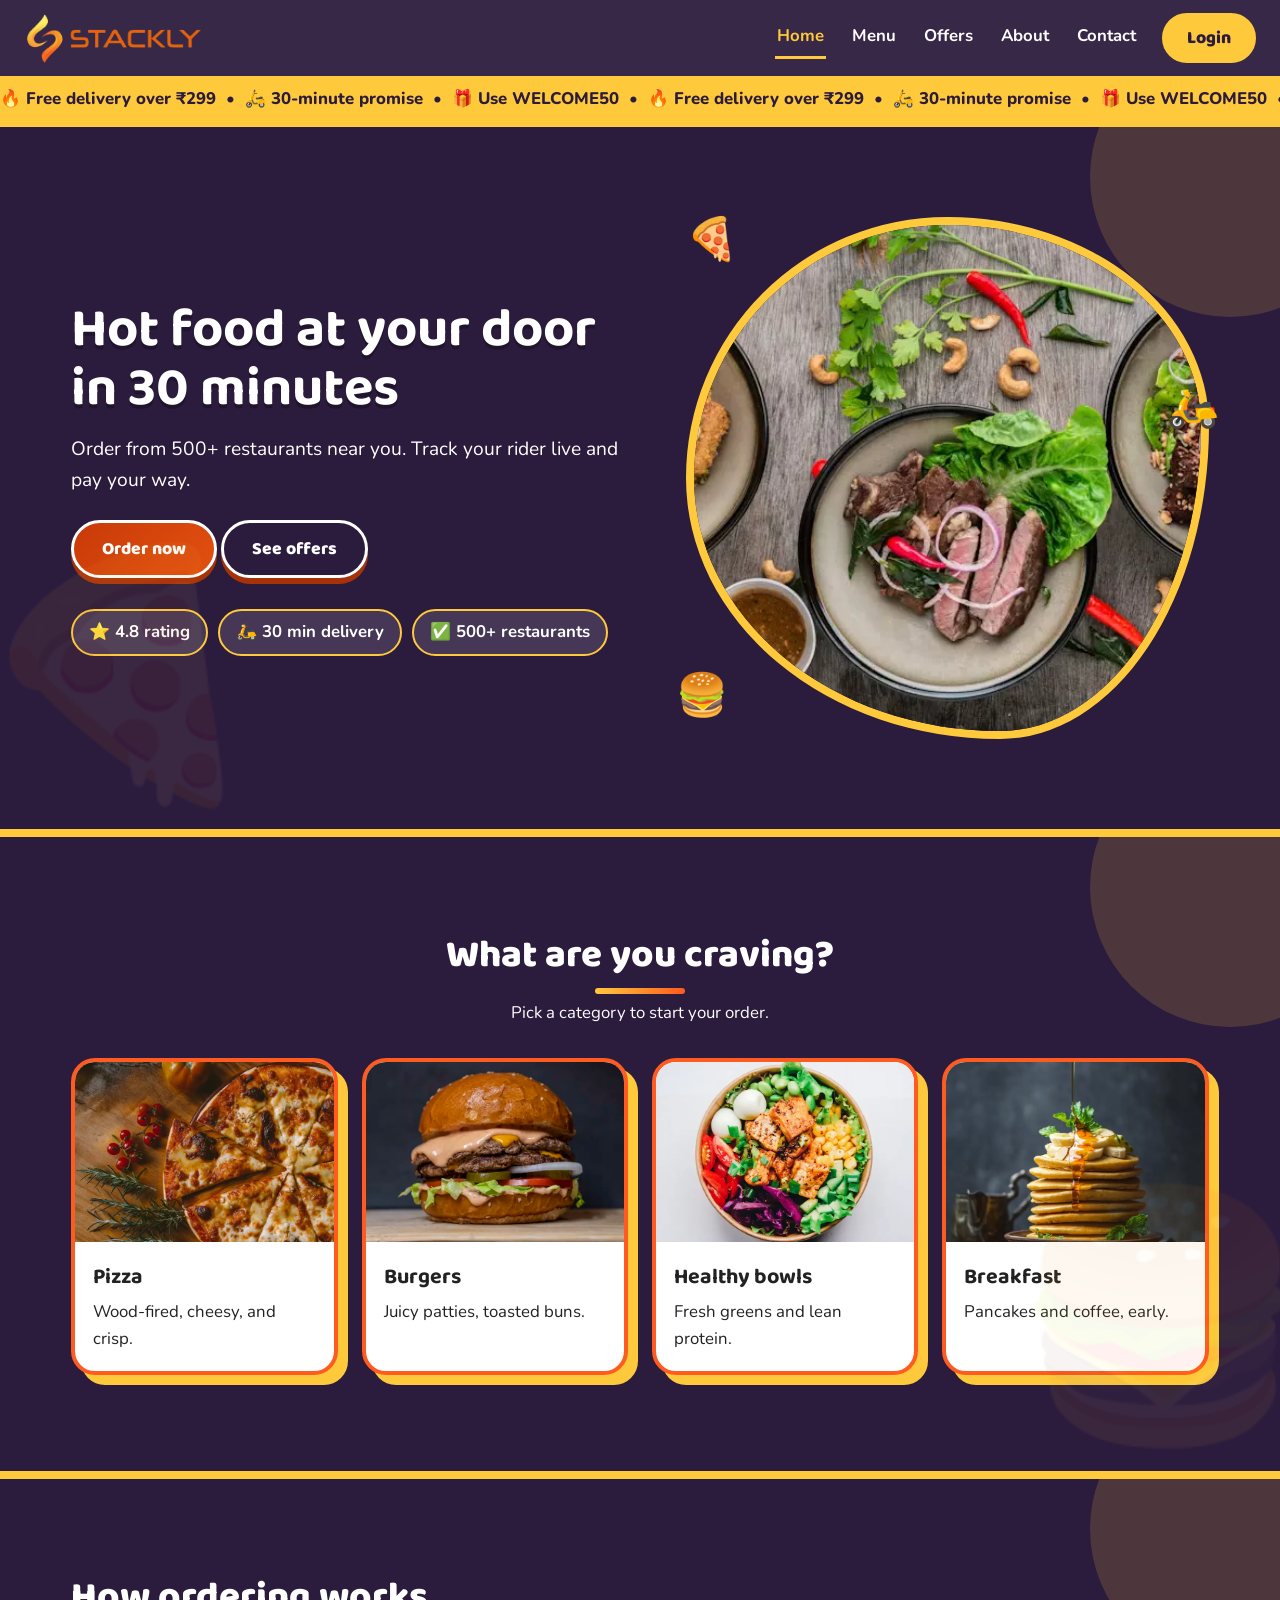
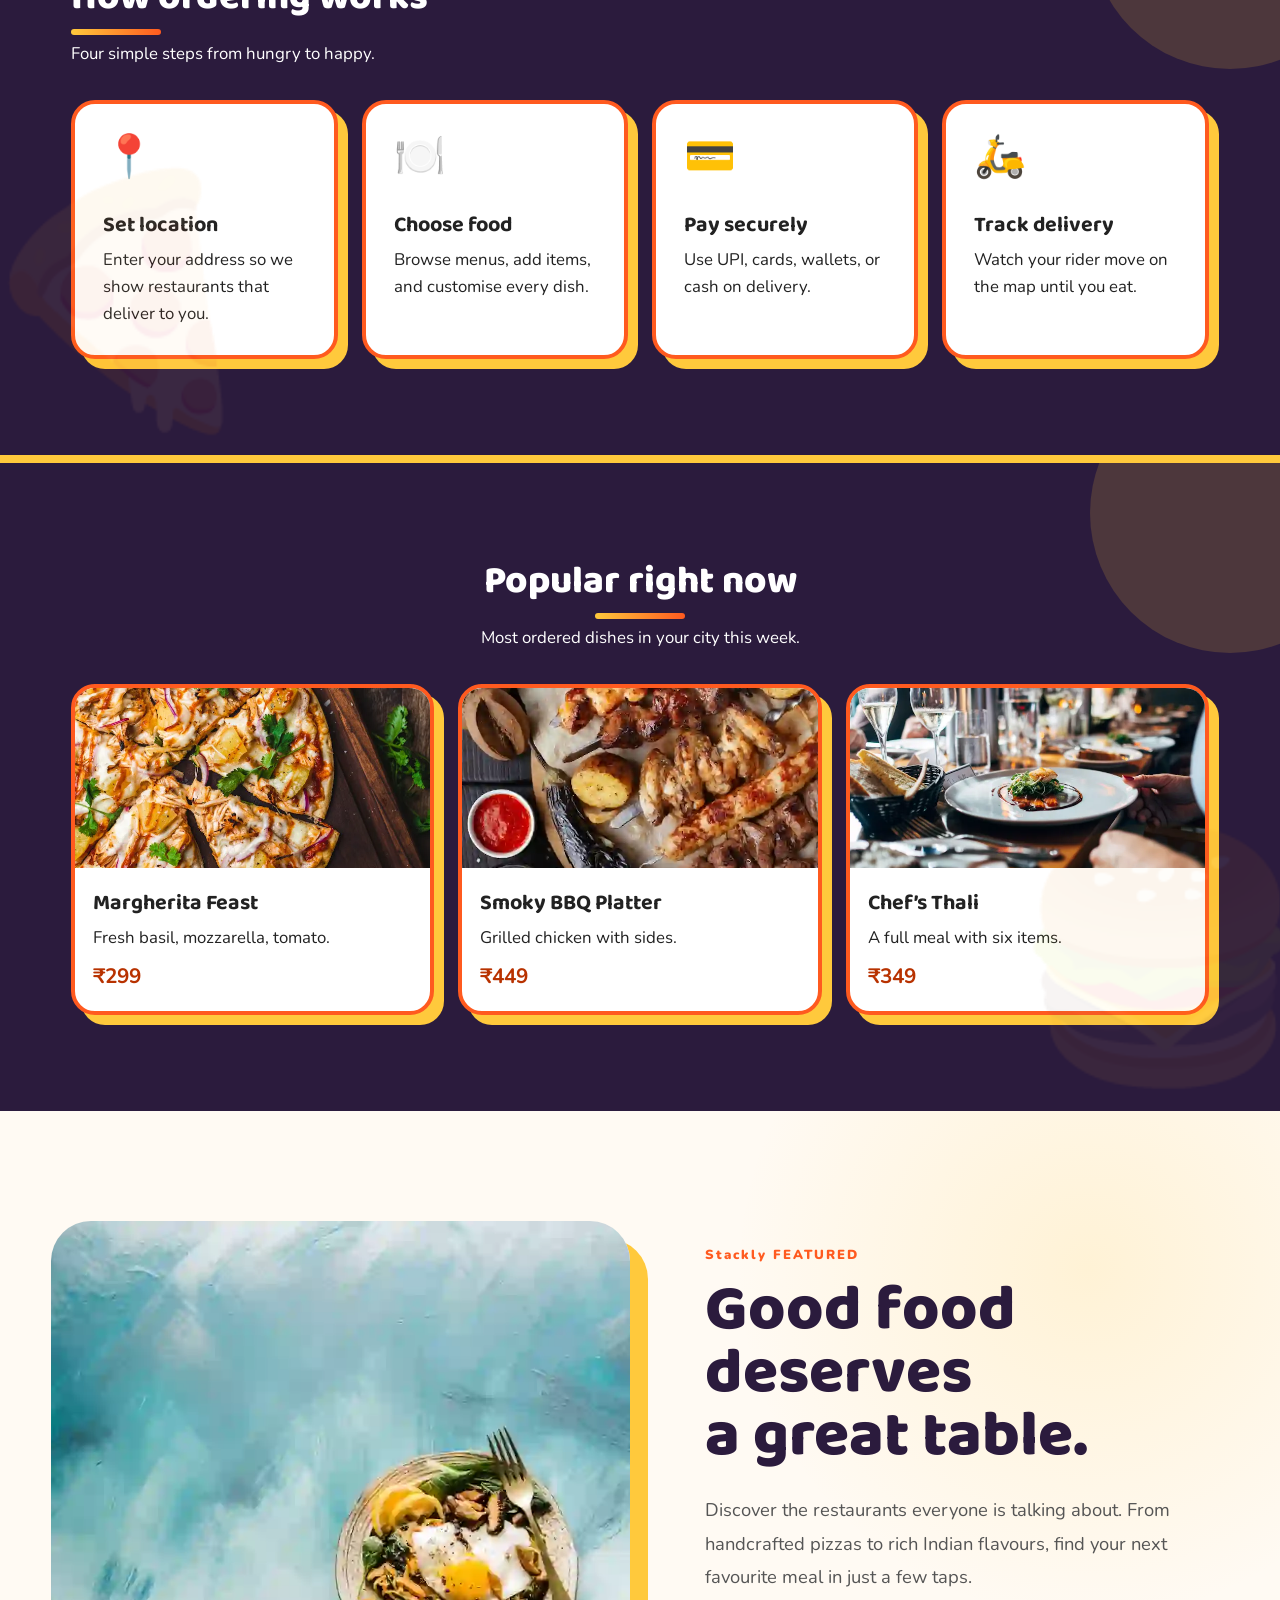
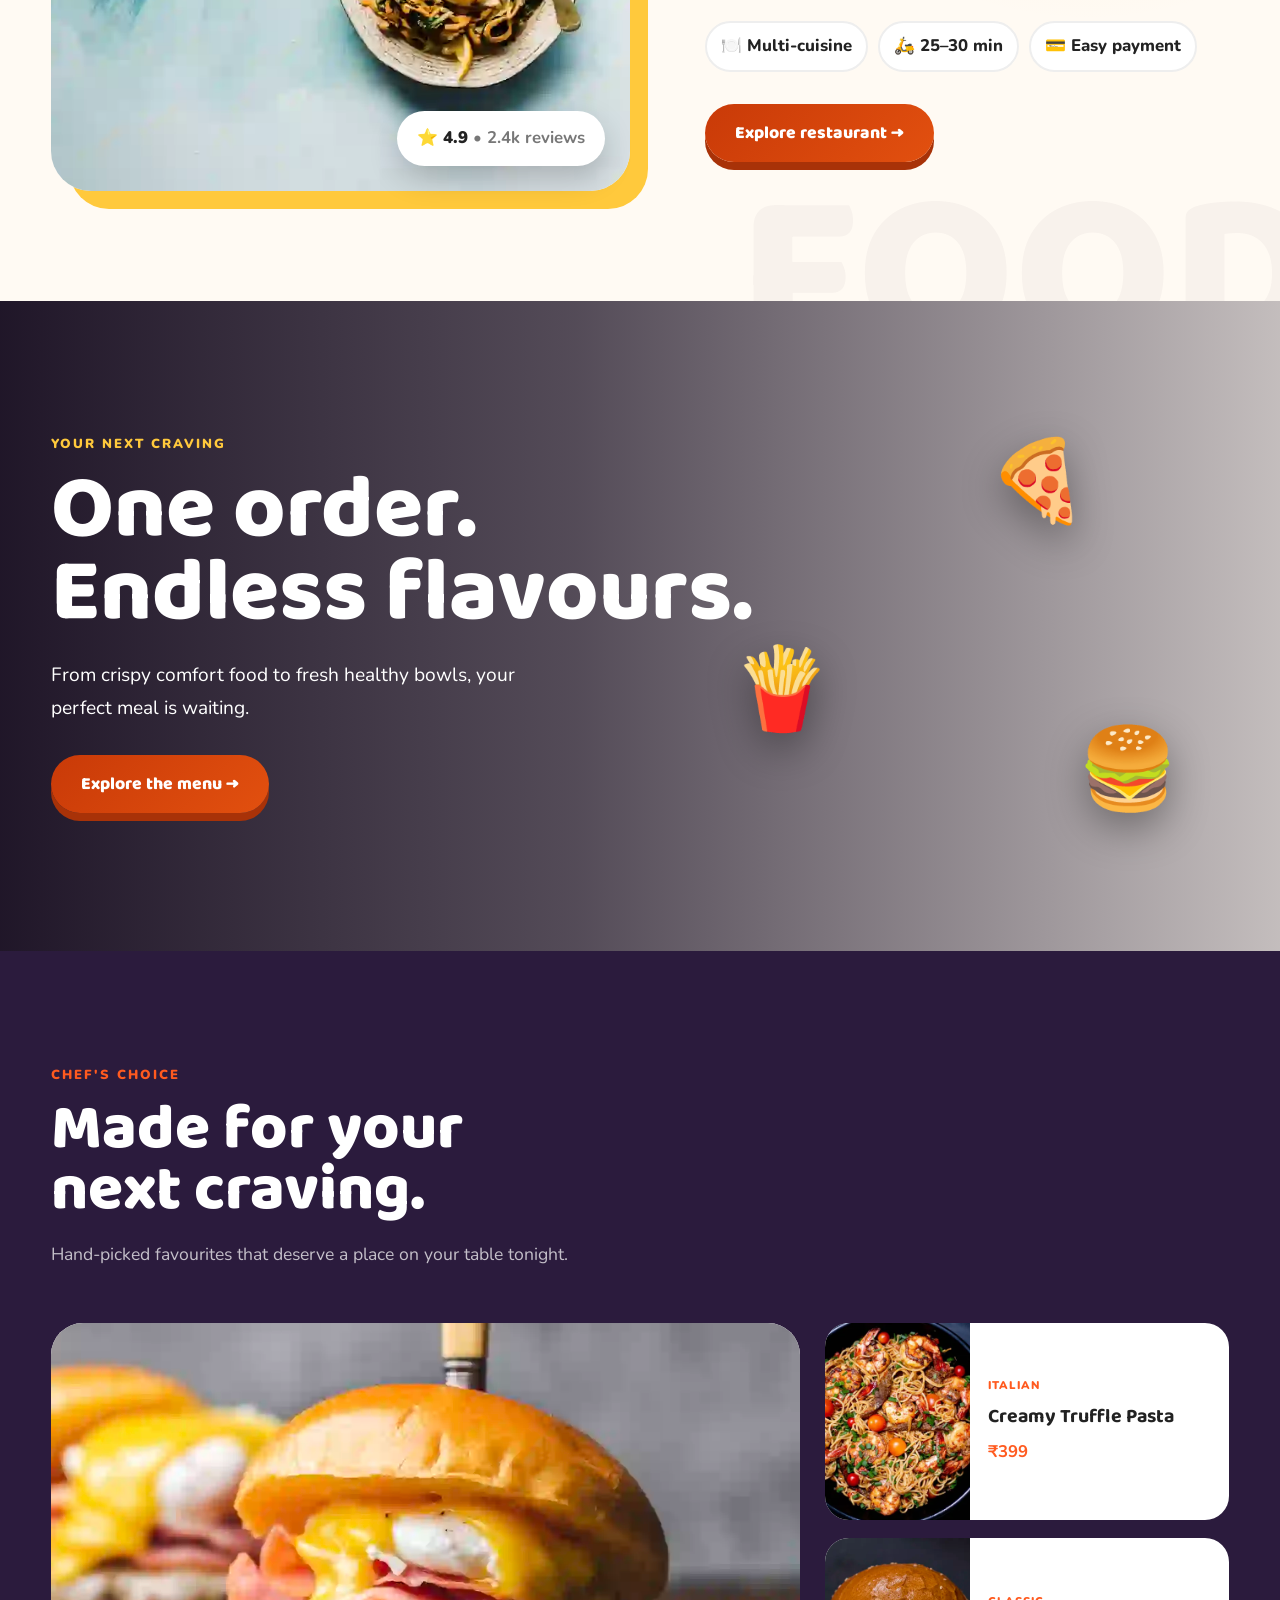
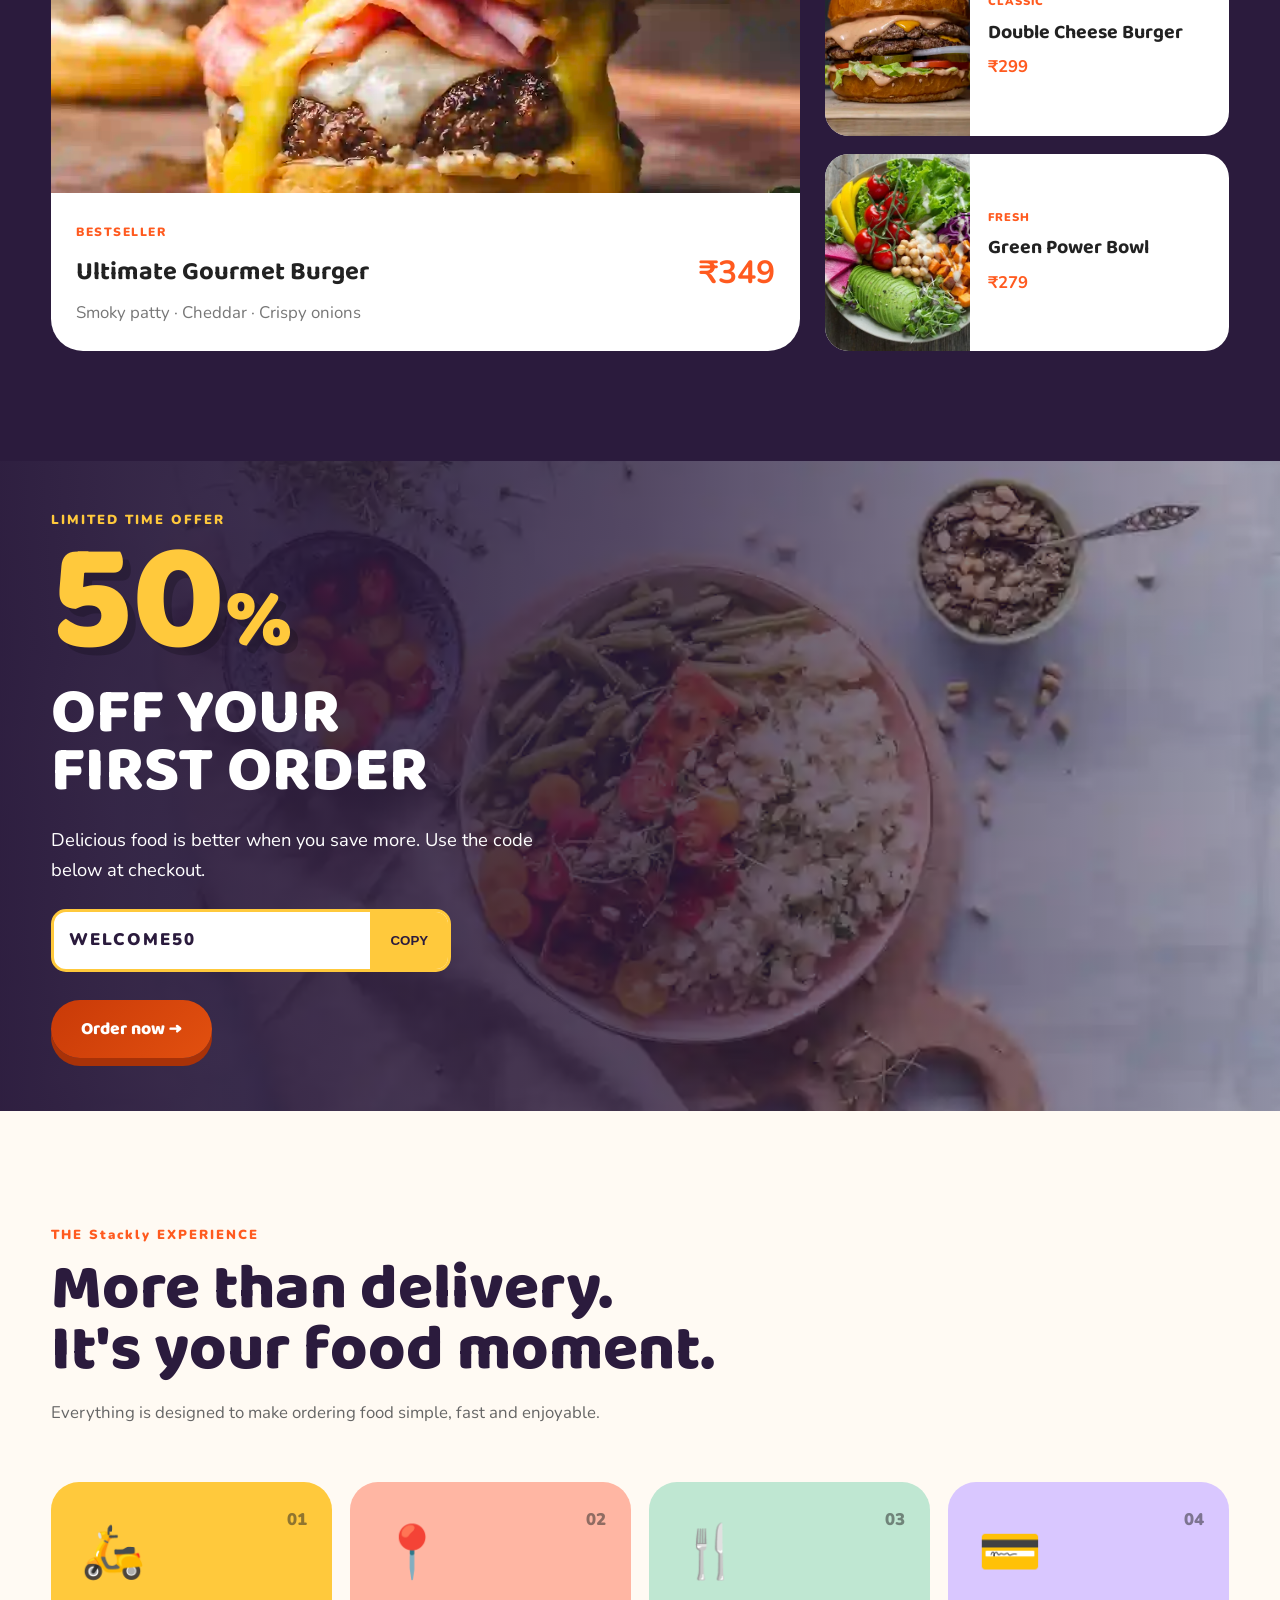
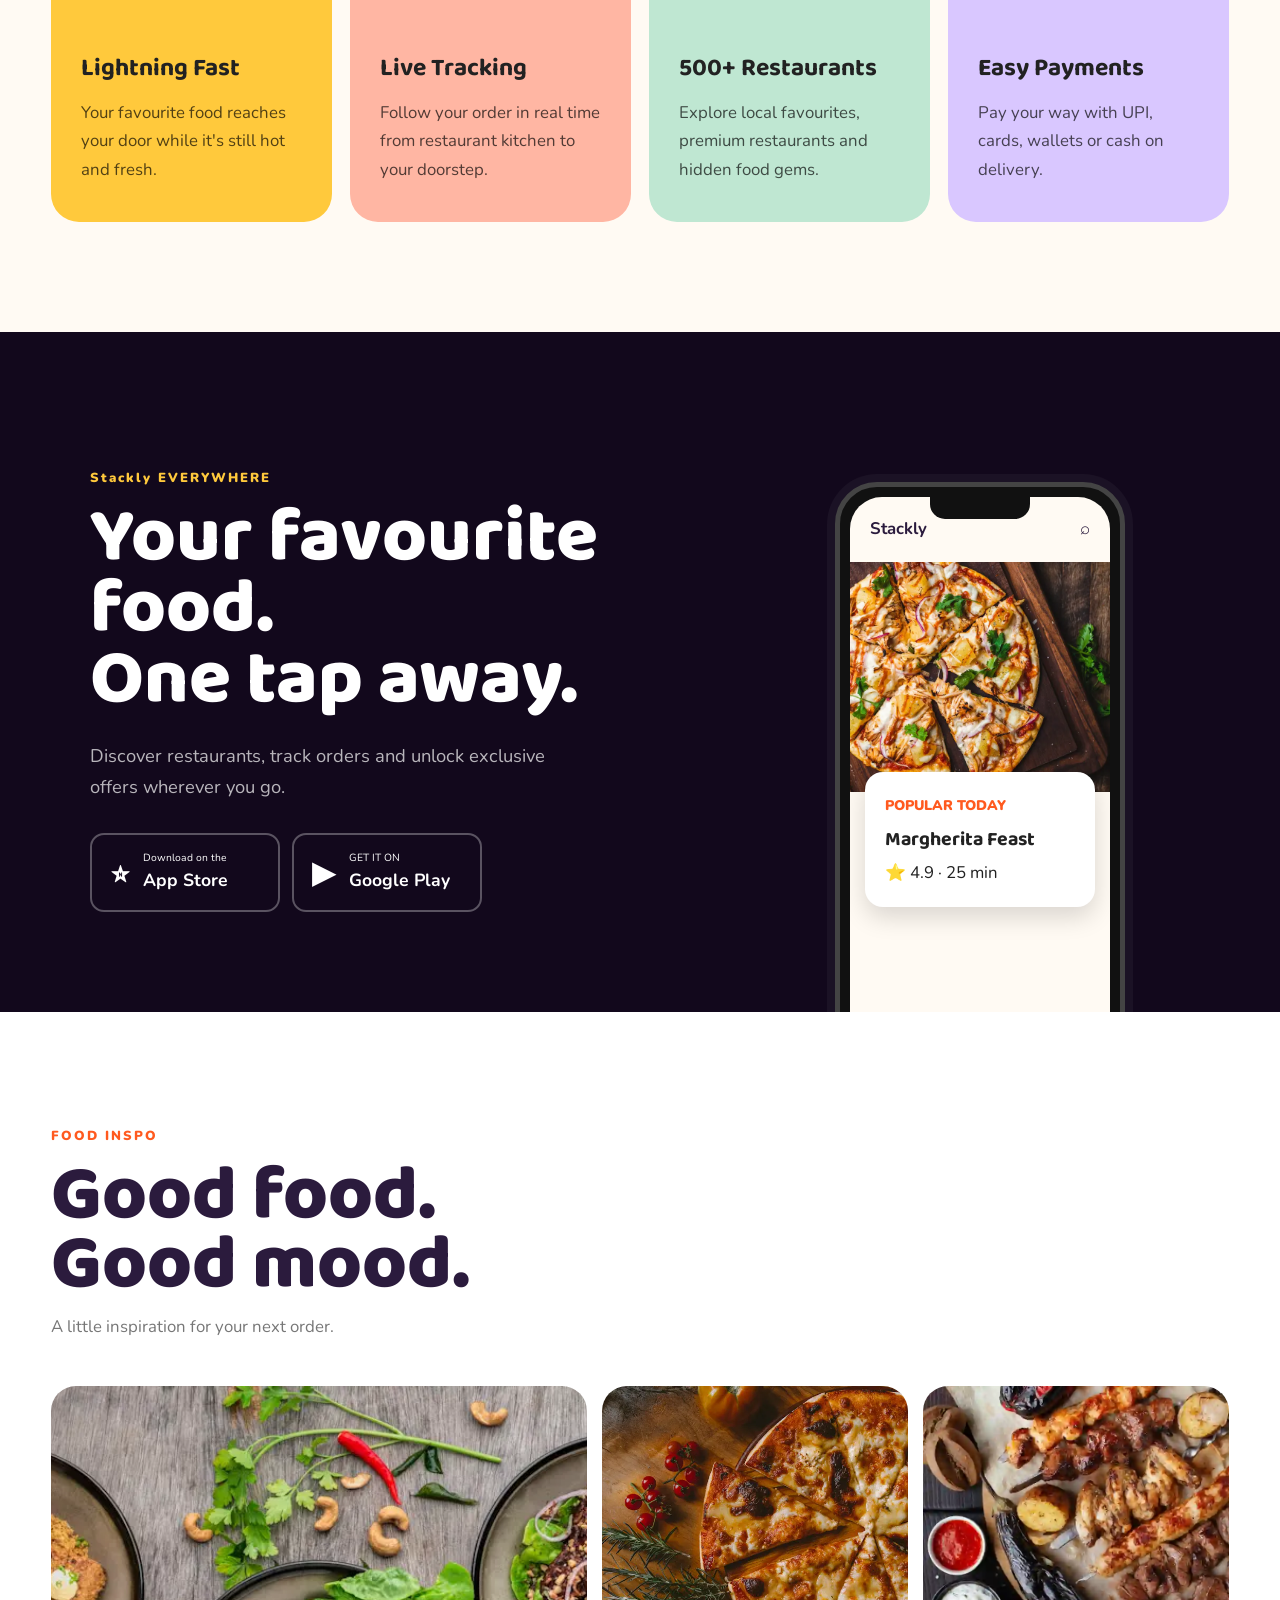
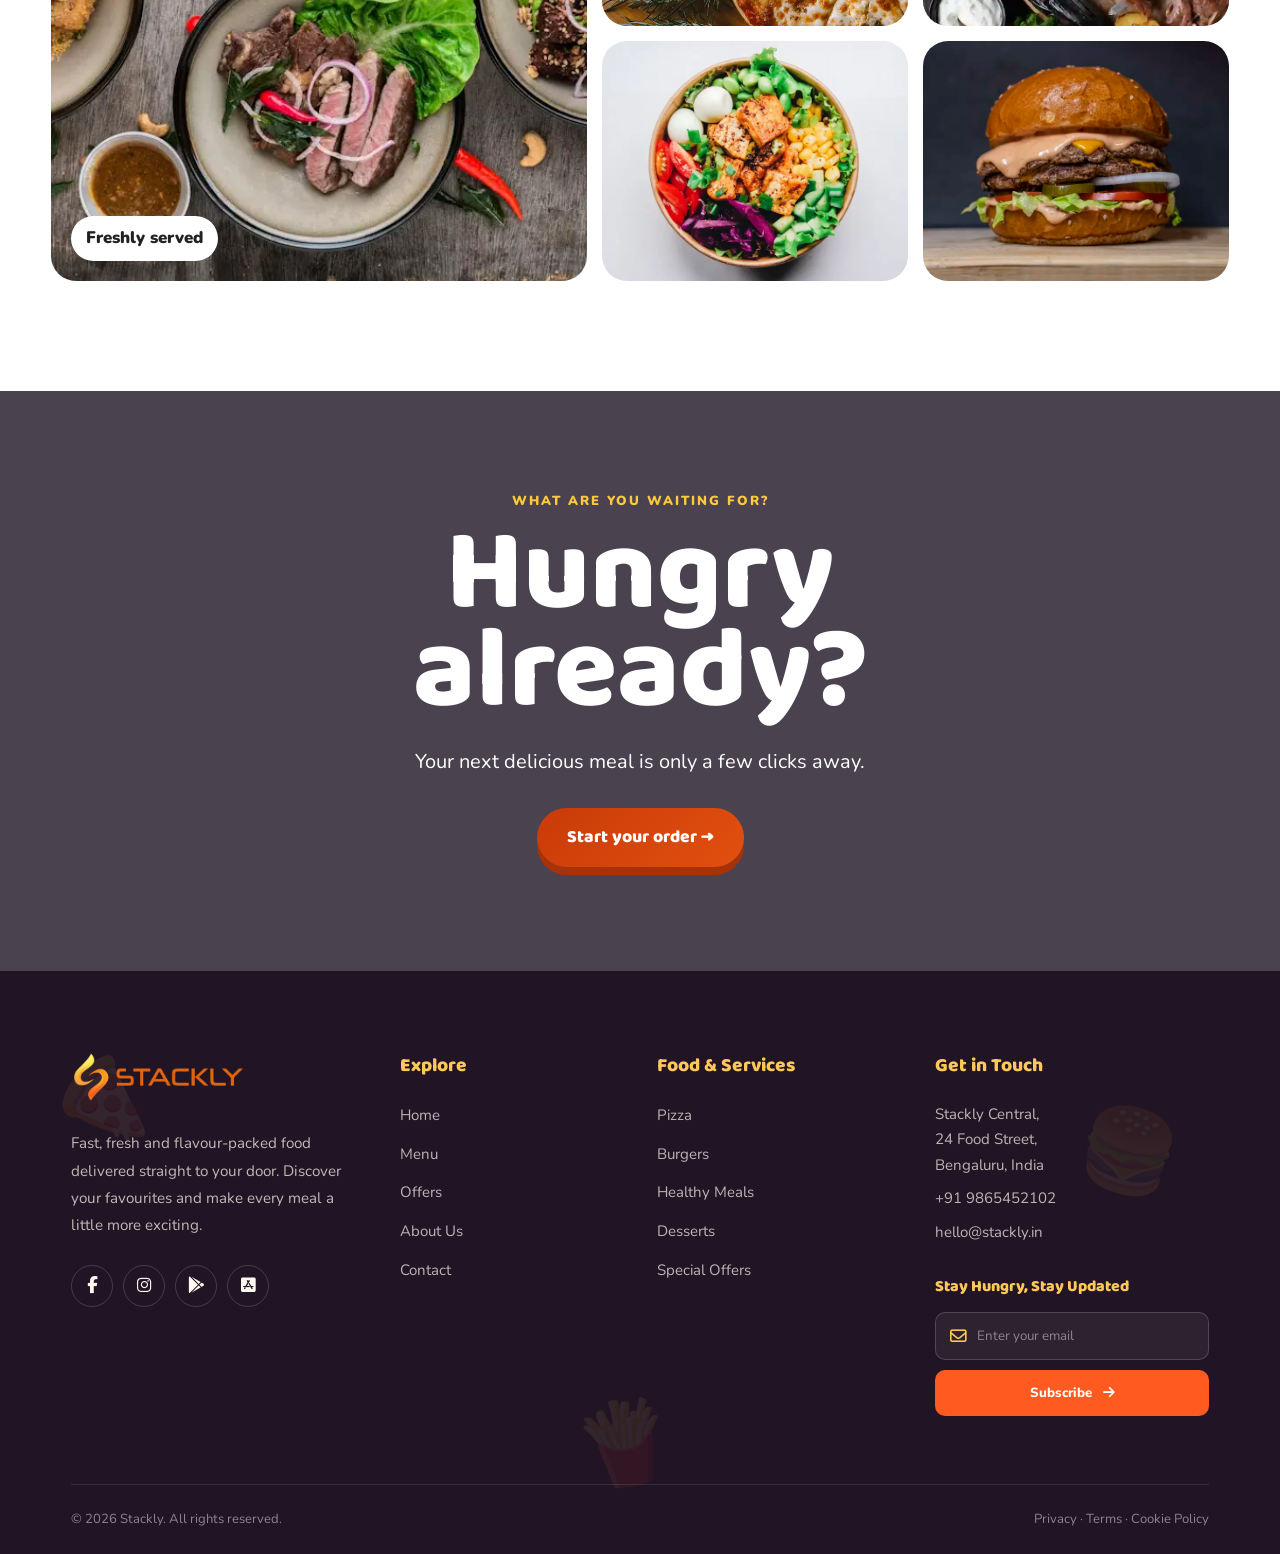
<file: index.html>
<!doctype html>
<html lang="en">
  <head>
    <meta charset="UTF-8" />
    <meta name="viewport" content="width=device-width,initial-scale=1" />
    <title>Stackly | Home</title>
    <link rel="preconnect" href="https://fonts.googleapis.com" />
    <link
      href="https://fonts.googleapis.com/css2?family=Baloo+2:wght@600;800&family=Nunito:wght@400;700&display=swap"
      rel="stylesheet"
    />
    <link rel="stylesheet" href="https://cdnjs.cloudflare.com/ajax/libs/font-awesome/6.5.2/css/all.min.css">
    <link rel="stylesheet" href="css/common.css" />
    <link rel="stylesheet" href="css/index.css" />
  </head>
  <body class="pg-index">
    <header class="hd">
      <a class="logo" href="index.html">
        <img src="images/logo.webp" alt="Stackly">
      </a>
      <button class="burger" aria-label="Menu"><i></i><i></i><i></i></button>
      <nav class="nav">
        <ul>
          <li><a href="index.html" class="cur">Home</a></li>
          <li><a href="menu.html">Menu</a></li>
          <li><a href="offers.html">Offers</a></li>
          <li><a href="about.html">About</a></li>
          <li><a href="contact.html">Contact</a></li>
          <li><button class="btn lg" id="loginBtn">Login</button></li>
        </ul>
      </nav>
    </header>
    <div class="marq">
      <div>
        🔥 Free delivery over ₹299 &nbsp;•&nbsp; 🛵 30-minute promise
        &nbsp;•&nbsp; 🎁 Use WELCOME50 &nbsp;•&nbsp; 🔥 Free delivery over ₹299
        &nbsp;•&nbsp; 🛵 30-minute promise &nbsp;•&nbsp; 🎁 Use WELCOME50
        &nbsp;•&nbsp;
      </div>
    </div>
    <main>
      <section class="s s1 hero">
        <div class="wrap hg">
          <div>
            <h1 class="reveal">Hot food at your door in 30 minutes</h1>
            <p class="reveal">
              Order from 500+ restaurants near you. Track your rider live and
              pay your way.
            </p>
            <a class="btn" href="error.html">Order now</a>
            <a class="btn ghost" href="error.html">See offers</a>
            <div class="chips">
              <span>⭐ 4.8 rating</span><span>🛵 30 min delivery</span
              ><span>✅ 500+ restaurants</span>
            </div>
          </div>
          <div class="himg">
            <img
              src="images/food1.webp"
              alt="hero food"
            /><span class="fl f1">🍕</span><span class="fl f2">🍔</span
            ><span class="fl f3">🛵</span>
          </div>
        </div>
      </section>
      <section class="s s2">
        <div class="wrap">
          <h2 class="reveal">What are you craving?</h2>
          <p class="sub reveal">Pick a category to start your order.</p>
          <div class="grid">
            <article class="card reveal">
              <img
                src="images/food2.webp"
                alt="Pizza"
                loading="lazy"
              />
              <div class="cb">
                <h3>Pizza</h3>
                <p>Wood-fired, cheesy, and crisp.</p>
              </div>
            </article>
            <article class="card reveal">
              <img
                src="images/food3.webp"
                alt="Burgers"
                loading="lazy"
              />
              <div class="cb">
                <h3>Burgers</h3>
                <p>Juicy patties, toasted buns.</p>
              </div>
            </article>
            <article class="card reveal">
              <img
                src="images/food4.webp"
                alt="Healthy bowls"
                loading="lazy"
              />
              <div class="cb">
                <h3>Healthy bowls</h3>
                <p>Fresh greens and lean protein.</p>
              </div>
            </article>
            <article class="card reveal">
              <img
                src="images/food5.webp"
                alt="Breakfast"
                loading="lazy"
              />
              <div class="cb">
                <h3>Breakfast</h3>
                <p>Pancakes and coffee, early.</p>
              </div>
            </article>
          </div>
        </div>
      </section>
      <section class="s s3">
        <div class="wrap">
          <h2 class="reveal">How ordering works</h2>
          <p class="sub reveal">Four simple steps from hungry to happy.</p>
          <div class="grid">
            <article class="card tc reveal">
              <div class="ic">📍</div>
              <div class="cb">
                <h3>Set location</h3>
                <p>
                  Enter your address so we show restaurants that deliver to you.
                </p>
              </div>
            </article>
            <article class="card tc reveal">
              <div class="ic">🍽️</div>
              <div class="cb">
                <h3>Choose food</h3>
                <p>Browse menus, add items, and customise every dish.</p>
              </div>
            </article>
            <article class="card tc reveal">
              <div class="ic">💳</div>
              <div class="cb">
                <h3>Pay securely</h3>
                <p>Use UPI, cards, wallets, or cash on delivery.</p>
              </div>
            </article>
            <article class="card tc reveal">
              <div class="ic">🛵</div>
              <div class="cb">
                <h3>Track delivery</h3>
                <p>Watch your rider move on the map until you eat.</p>
              </div>
            </article>
          </div>
        </div>
      </section>
      <section class="s s4">
        <div class="wrap">
          <h2 class="reveal">Popular right now</h2>
          <p class="sub reveal">Most ordered dishes in your city this week.</p>
          <div class="grid">
            <article class="card reveal">
              <img
                src="images/food6.webp"
                alt="Margherita Feast"
                loading="lazy"
              />
              <div class="cb">
                <h3>Margherita Feast</h3>
                <p>Fresh basil, mozzarella, tomato.</p>
                <b class="pr">₹299</b>
              </div>
            </article>
            <article class="card reveal">
              <img
                src="images/food7.webp"
                alt="Smoky BBQ Platter"
                loading="lazy"
              />
              <div class="cb">
                <h3>Smoky BBQ Platter</h3>
                <p>Grilled chicken with sides.</p>
                <b class="pr">₹449</b>
              </div>
            </article>
            <article class="card reveal">
              <img
                src="images/food8.webp"
                alt="Chef’s Thali"
                loading="lazy"
              />
              <div class="cb">
                <h3>Chef’s Thali</h3>
                <p>A full meal with six items.</p>
                <b class="pr">₹349</b>
              </div>
            </article>
          </div>
        </div>
      </section>
      <!-- <section class="s s5">
        <div class="wrap">
          <h2 class="reveal">Numbers we are proud of</h2>
          <p class="sub reveal">Growing every day because of you.</p>
          <div class="stats">
            <div><b data-n="50000">0</b><span>Happy customers</span></div>
            <div><b data-n="500">0</b><span>Partner restaurants</span></div>
            <div><b data-n="1200">0</b><span>Riders on the road</span></div>
            <div><b data-n="28">0</b><span>Average minutes</span></div>
          </div>
        </div>
      </section>
      <section class="s s6">
        <div class="wrap">
          <h2 class="reveal">What customers say</h2>
          <p class="sub reveal">Real words from real orders.</p>
          <div class="grid">
            <article class="card tc reveal">
              <div class="ic">⭐⭐⭐⭐⭐</div>
              <div class="cb">
                <h3>Priya, Coimbatore</h3>
                <p>Arrived hot and early. The tracking was spot on.</p>
              </div>
            </article>
            <article class="card tc reveal">
              <div class="ic">⭐⭐⭐⭐⭐</div>
              <div class="cb">
                <h3>Arun, Chennai</h3>
                <p>Best offers and a huge choice of restaurants.</p>
              </div>
            </article>
            <article class="card tc reveal">
              <div class="ic">⭐⭐⭐⭐</div>
              <div class="cb">
                <h3>Meena, Madurai</h3>
                <p>Easy to use, and support answered in minutes.</p>
              </div>
            </article>
          </div>
        </div>
      </section> -->

<!-- =========================================================
     PREMIUM SECTION 7 — FEATURED RESTAURANT
========================================================= -->
<section class="premium-feature">
  <div class="premium-wrap">
    <div class="feature-image reveal">
      <img
        src="images/food9.webp"
        alt="Premium restaurant food"
      />

      <div class="feature-rating">
        ⭐ 4.9 <span>• 2.4k reviews</span>
      </div>
    </div>

    <div class="feature-content reveal">
      <span class="eyebrow">Stackly FEATURED</span>

      <h2>Good food deserves<br />a great table.</h2>

      <p>
        Discover the restaurants everyone is talking about. From
        handcrafted pizzas to rich Indian flavours, find your next
        favourite meal in just a few taps.
      </p>

      <div class="feature-info">
        <span>🍽️ Multi-cuisine</span>
        <span>🛵 25–30 min</span>
        <span>💳 Easy payment</span>
      </div>

      <a href="error.html" class="btn premium-btn">
        Explore restaurant →
      </a>
    </div>
  </div>
</section>


<!-- =========================================================
     PREMIUM SECTION 8 — CRAVING BANNER
========================================================= -->
<section class="craving-section">
  <div class="craving-overlay"></div>

  <div class="craving-content reveal">
    <span class="eyebrow light">YOUR NEXT CRAVING</span>

    <h2>One order.<br />Endless flavours.</h2>

    <p>
      From crispy comfort food to fresh healthy bowls,
      your perfect meal is waiting.
    </p>

    <a href="error.html" class="btn premium-btn">
      Explore the menu →
    </a>
  </div>

  <div class="floating-food food-a">🍕</div>
  <div class="floating-food food-b">🍔</div>
  <div class="floating-food food-c">🍟</div>
</section>


<!-- =========================================================
     PREMIUM SECTION 9 — CHEF'S CHOICE
========================================================= -->
<section class="chef-section">
  <div class="premium-wrap">

    <div class="chef-heading reveal">
      <span class="eyebrow">CHEF'S CHOICE</span>

      <h2>Made for your<br />next craving.</h2>

      <p>
        Hand-picked favourites that deserve a place
        on your table tonight.
      </p>
    </div>

    <div class="chef-layout">

      <article class="chef-main reveal">
        <div class="chef-image">
          <img
            src="images/food10.webp"
            alt="Gourmet burger"
          />
        </div>

        <div class="chef-details">
          <div>
            <span class="dish-tag">BESTSELLER</span>
            <h3>Ultimate Gourmet Burger</h3>
            <p>Smoky patty · Cheddar · Crispy onions</p>
          </div>

          <strong>₹349</strong>
        </div>
      </article>


      <div class="chef-side">

        <article class="mini-dish reveal">
          <img
            src="images/food11.webp"
            alt="Pasta"
          />

          <div>
            <span>ITALIAN</span>
            <h3>Creamy Truffle Pasta</h3>
            <strong>₹399</strong>
          </div>
        </article>


        <article class="mini-dish reveal">
          <img
            src="images/food3.webp"
            alt="Burger"
          />

          <div>
            <span>CLASSIC</span>
            <h3>Double Cheese Burger</h3>
            <strong>₹299</strong>
          </div>
        </article>


        <article class="mini-dish reveal">
          <img
            src="images/food13.webp"
            alt="Healthy bowl"
          />

          <div>
            <span>FRESH</span>
            <h3>Green Power Bowl</h3>
            <strong>₹279</strong>
          </div>
        </article>

      </div>
    </div>
  </div>
</section>


<!-- =========================================================
     PREMIUM SECTION 10 — SPECIAL OFFER
========================================================= -->
<section class="offer-banner">

  <div class="offer-bg"></div>

  <div class="offer-content reveal">

    <span class="eyebrow light">LIMITED TIME OFFER</span>

    <div class="offer-number">
      50<span>%</span>
    </div>

    <h2>OFF YOUR<br />FIRST ORDER</h2>

    <p>
      Delicious food is better when you save more.
      Use the code below at checkout.
    </p>

    <div class="promo-code">
      <span>WELCOME50</span>
      <button onclick="navigator.clipboard.writeText('WELCOME50')">
        COPY
      </button>
    </div>

    <a href="error.html" class="btn premium-btn">
      Order now →
    </a>

  </div>

</section>


<!-- =========================================================
     PREMIUM SECTION 11 — Stackly EXPERIENCE
========================================================= -->
<section class="experience-section">
  <div class="premium-wrap">

    <div class="experience-heading reveal">
      <span class="eyebrow">THE Stackly EXPERIENCE</span>

      <h2>More than delivery.<br />It's your food moment.</h2>

      <p>
        Everything is designed to make ordering food
        simple, fast and enjoyable.
      </p>
    </div>


    <div class="experience-grid">

      <article class="experience-card exp-one reveal">
        <div class="experience-icon">🛵</div>

        <span>01</span>

        <h3>Lightning Fast</h3>

        <p>
          Your favourite food reaches your door
          while it's still hot and fresh.
        </p>
      </article>


      <article class="experience-card exp-two reveal">
        <div class="experience-icon">📍</div>

        <span>02</span>

        <h3>Live Tracking</h3>

        <p>
          Follow your order in real time from
          restaurant kitchen to your doorstep.
        </p>
      </article>


      <article class="experience-card exp-three reveal">
        <div class="experience-icon">🍴</div>

        <span>03</span>

        <h3>500+ Restaurants</h3>

        <p>
          Explore local favourites, premium restaurants
          and hidden food gems.
        </p>
      </article>


      <article class="experience-card exp-four reveal">
        <div class="experience-icon">💳</div>

        <span>04</span>

        <h3>Easy Payments</h3>

        <p>
          Pay your way with UPI, cards, wallets
          or cash on delivery.
        </p>
      </article>

    </div>
  </div>
</section>


<!-- =========================================================
     PREMIUM SECTION 12 — APP PROMOTION
========================================================= -->
<section class="app-section">

  <div class="app-wrap">

    <div class="app-content reveal">

      <span class="eyebrow light">Stackly EVERYWHERE</span>

      <h2>Your favourite food.<br />One tap away.</h2>

      <p>
        Discover restaurants, track orders and unlock
        exclusive offers wherever you go.
      </p>

      <div class="app-buttons">

        <a href="#" class="app-btn">
          <span></span>
          <div>
            <small>Download on the</small>
            <b>App Store</b>
          </div>
        </a>

        <a href="#" class="app-btn">
          <span>▶</span>
          <div>
            <small>GET IT ON</small>
            <b>Google Play</b>
          </div>
        </a>

      </div>

    </div>


    <div class="phone-area reveal">

      <div class="phone">

        <div class="phone-top"></div>

        <div class="phone-screen">

          <div class="phone-header">
            <b>Stackly</b>
            <span>⌕</span>
          </div>

          <img
            src="images/food6.webp"
            alt="Food delivery app"
          />

          <div class="phone-card">
            <small>POPULAR TODAY</small>
            <h3>Margherita Feast</h3>
            <span>⭐ 4.9 · 25 min</span>
          </div>

        </div>

      </div>

    </div>

  </div>

</section>


<!-- =========================================================
     PREMIUM SECTION 13 — FOOD GALLERY
========================================================= -->
<section class="gallery-section">

  <div class="premium-wrap">

    <div class="gallery-heading reveal">
      <span class="eyebrow">FOOD INSPO</span>

      <h2>Good food.<br />Good mood.</h2>

      <p>
        A little inspiration for your next order.
      </p>
    </div>


    <div class="food-gallery">

      <div class="gallery-item gallery-large reveal">
        <img
          src="images/food1.webp"
          alt="Food table"
        />
        <span>Freshly served</span>
      </div>

      <div class="gallery-item reveal">
        <img
          src="images/food2.webp"
          alt="Pizza"
        />
      </div>

      <div class="gallery-item reveal">
        <img
          src="images/food7.webp"
          alt="BBQ"
        />
      </div>

      <div class="gallery-item reveal">
        <img
          src="images/food4.webp"
          alt="Healthy food"
        />
      </div>

      <div class="gallery-item reveal">
        <img
          src="images/food3.webp"
          alt="Burger"
        />
      </div>

    </div>

  </div>

</section>


<!-- =========================================================
     PREMIUM SECTION 14 — FINAL CTA
========================================================= -->
<section class="final-cta">

  <div class="final-overlay"></div>

  <div class="final-content reveal">

    <span class="eyebrow light">WHAT ARE YOU WAITING FOR?</span>

    <h2>Hungry already?</h2>

    <p>
      Your next delicious meal is only a few clicks away.
    </p>

    <a href="error.html" class="btn premium-btn">
      Start your order →
    </a>

  </div>

</section>


    </main>
<footer class="ftr">

  <!-- Decorative Food Elements -->
  <div class="food-decor">
    <span>🍕</span>
    <span>🍔</span>
    <span>🍟</span>
  </div>

  <div class="wrap">

    <div class="f-grid">

      <!-- BRAND COLUMN -->
      <div class="footer-brand">

        <a href="index.html" class="brand">
          <img src="images/logo.webp" alt="Stackly">
        </a>

        <p>
          Fast, fresh and flavour-packed food delivered
          straight to your door. Discover your favourites
          and make every meal a little more exciting.
        </p>

        <!-- SOCIAL -->
        <div class="soc">

          <a href="error.html" aria-label="Facebook">
            <i class="fa-brands fa-facebook-f"></i>
          </a>

          <a href="error.html" aria-label="Instagram">
            <i class="fa-brands fa-instagram"></i>
          </a>

          <a href="error.html" aria-label="Google Play">
            <i class="fa-brands fa-google-play"></i>
          </a>

          <a href="error.html" aria-label="App Store">
            <i class="fa-brands fa-app-store-ios"></i>
          </a>

        </div>

      </div>


      <!-- EXPLORE -->
      <div>

        <h4>Explore</h4>

        <ul>

          <li>
            <a href="index.html">Home</a>
          </li>

          <li>
            <a href="menu.html">Menu</a>
          </li>

          <li>
            <a href="offers.html">Offers</a>
          </li>

          <li>
            <a href="about.html">About Us</a>
          </li>

          <li>
            <a href="contact.html">Contact</a>
          </li>

        </ul>

      </div>


      <!-- FOOD & SERVICES -->
      <div>

        <h4>Food & Services</h4>

        <ul>

          <li>
            <a href="menu.html">Pizza</a>
          </li>

          <li>
            <a href="menu.html">Burgers</a>
          </li>

          <li>
            <a href="menu.html">Healthy Meals</a>
          </li>

          <li>
            <a href="menu.html">Desserts</a>
          </li>

          <li>
            <a href="offers.html">Special Offers</a>
          </li>

        </ul>

      </div>


      <!-- CONTACT -->
      <div>

        <h4>Get in Touch</h4>

        <p>
          Stackly Central,
          <br>
          24 Food Street,
          <br>
          Bengaluru, India
        </p>

        <p style="margin-top:.5rem">
          +91 9865452102
        </p>

        <p style="margin-top:.5rem">
          hello@stackly.in
        </p>


        <!-- NEWSLETTER -->
        <div class="footer-subscribe">

          <h4>
            Stay Hungry, Stay Updated
          </h4>

          <form class="subscribe-form">

            <div class="subscribe-input">

              <i class="fa-regular fa-envelope"></i>

              <input
                type="email"
                placeholder="Enter your email"
                required
              >

            </div>

            <button
              type="submit"
              class="subscribe-btn"
            >
              Subscribe
              <i class="fa-solid fa-arrow-right"></i>
            </button>

          </form>

          <span class="subscribe-message"></span>

        </div>

      </div>

    </div>


    <!-- FOOTER BOTTOM -->
    <div class="f-bot">

      <span>
        &copy; 2026 Stackly.
        All rights reserved.
      </span>

      <span>
        Privacy &middot;
        Terms &middot;
        Cookie Policy
      </span>

    </div>

  </div>

</footer>
    <div class="modal" id="lm">
      <div class="box">
        <button class="x" aria-label="Close">✕</button>
        <h2>Welcome back</h2>
        <div class="roles">
          <button class="on" data-r="Customer">🍽️ Customer</button
          ><button data-r="Restaurant Owner">🏪 Restaurant Owner</button>
        </div>
        <form onsubmit="return false;">
          <input type="email" placeholder="Email" required /><input
            type="password"
            placeholder="Password"
            required
          /><button class="btn">Login as <span id="rn">Customer</span></button>
        </form>
      </div>
    </div>
    <script src="js/common.js"></script>
    <script src="js/index.js"></script>
  </body>
</html>
</file>
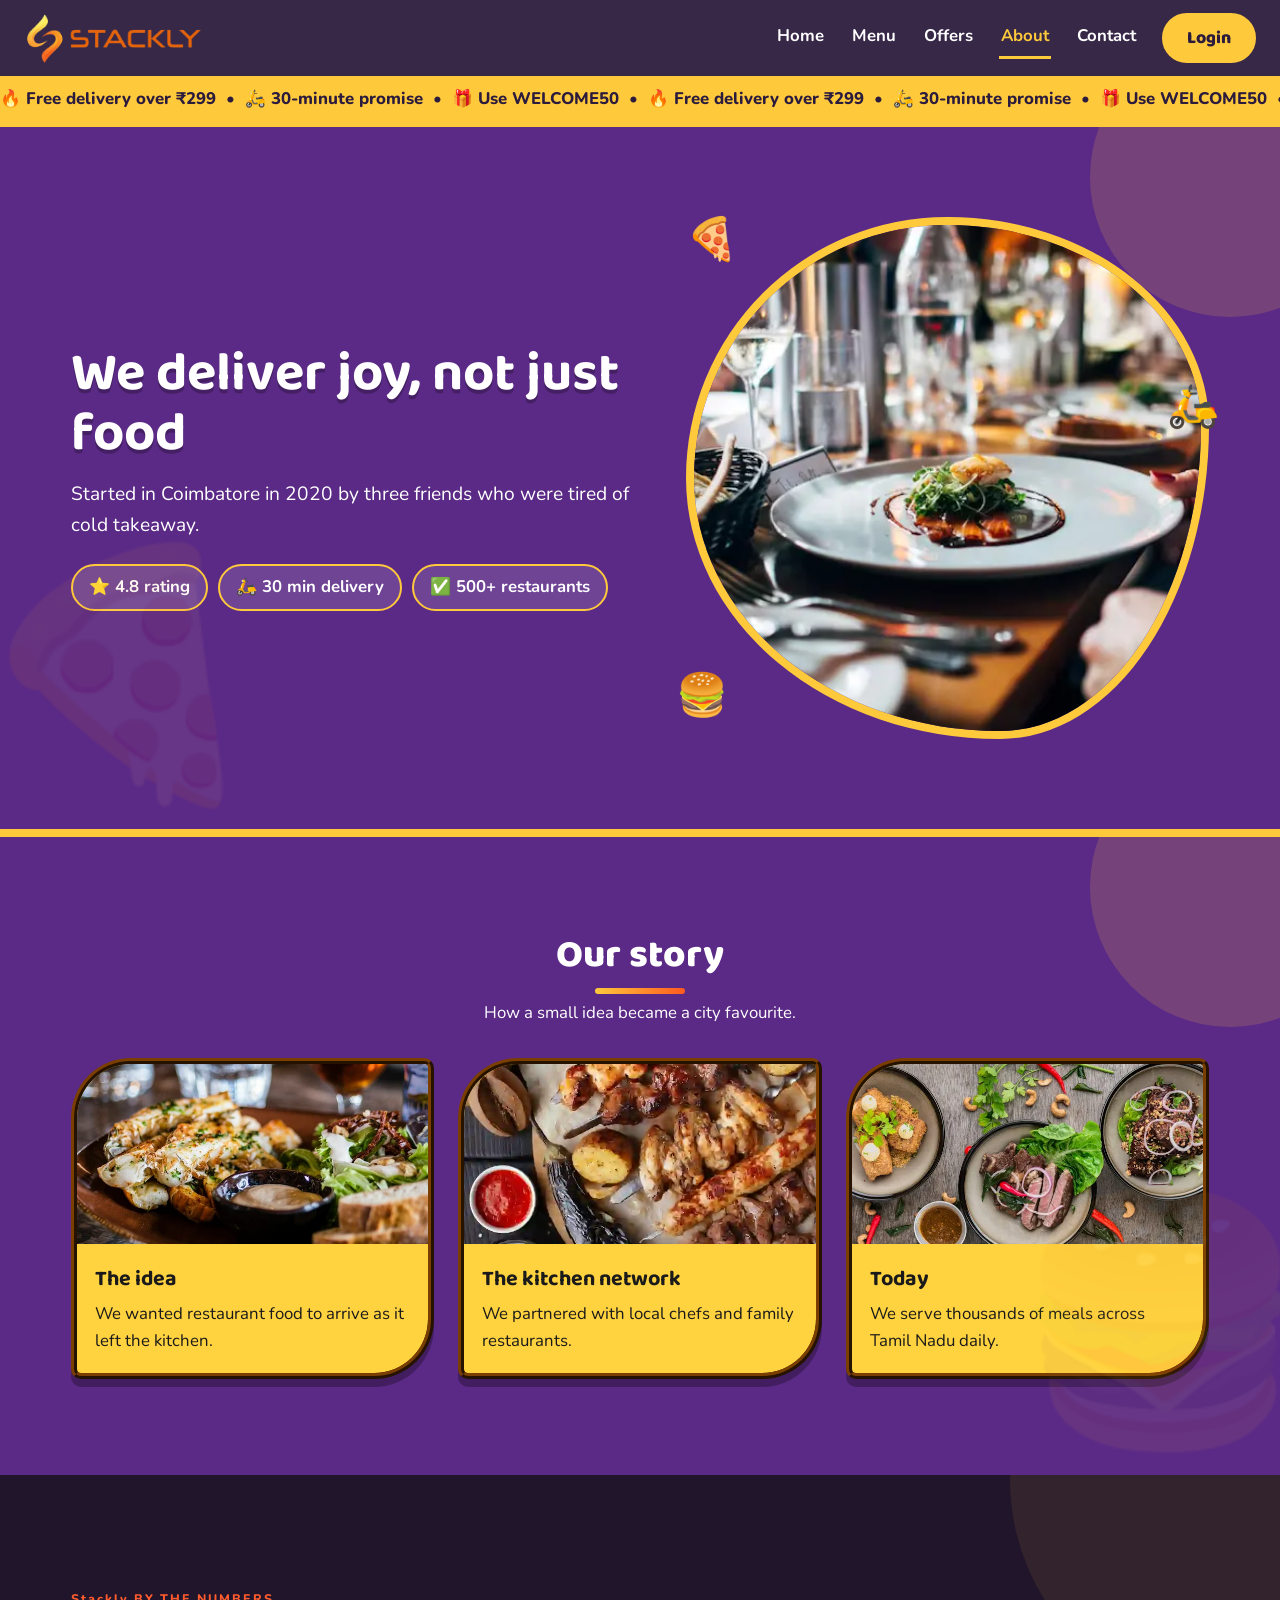
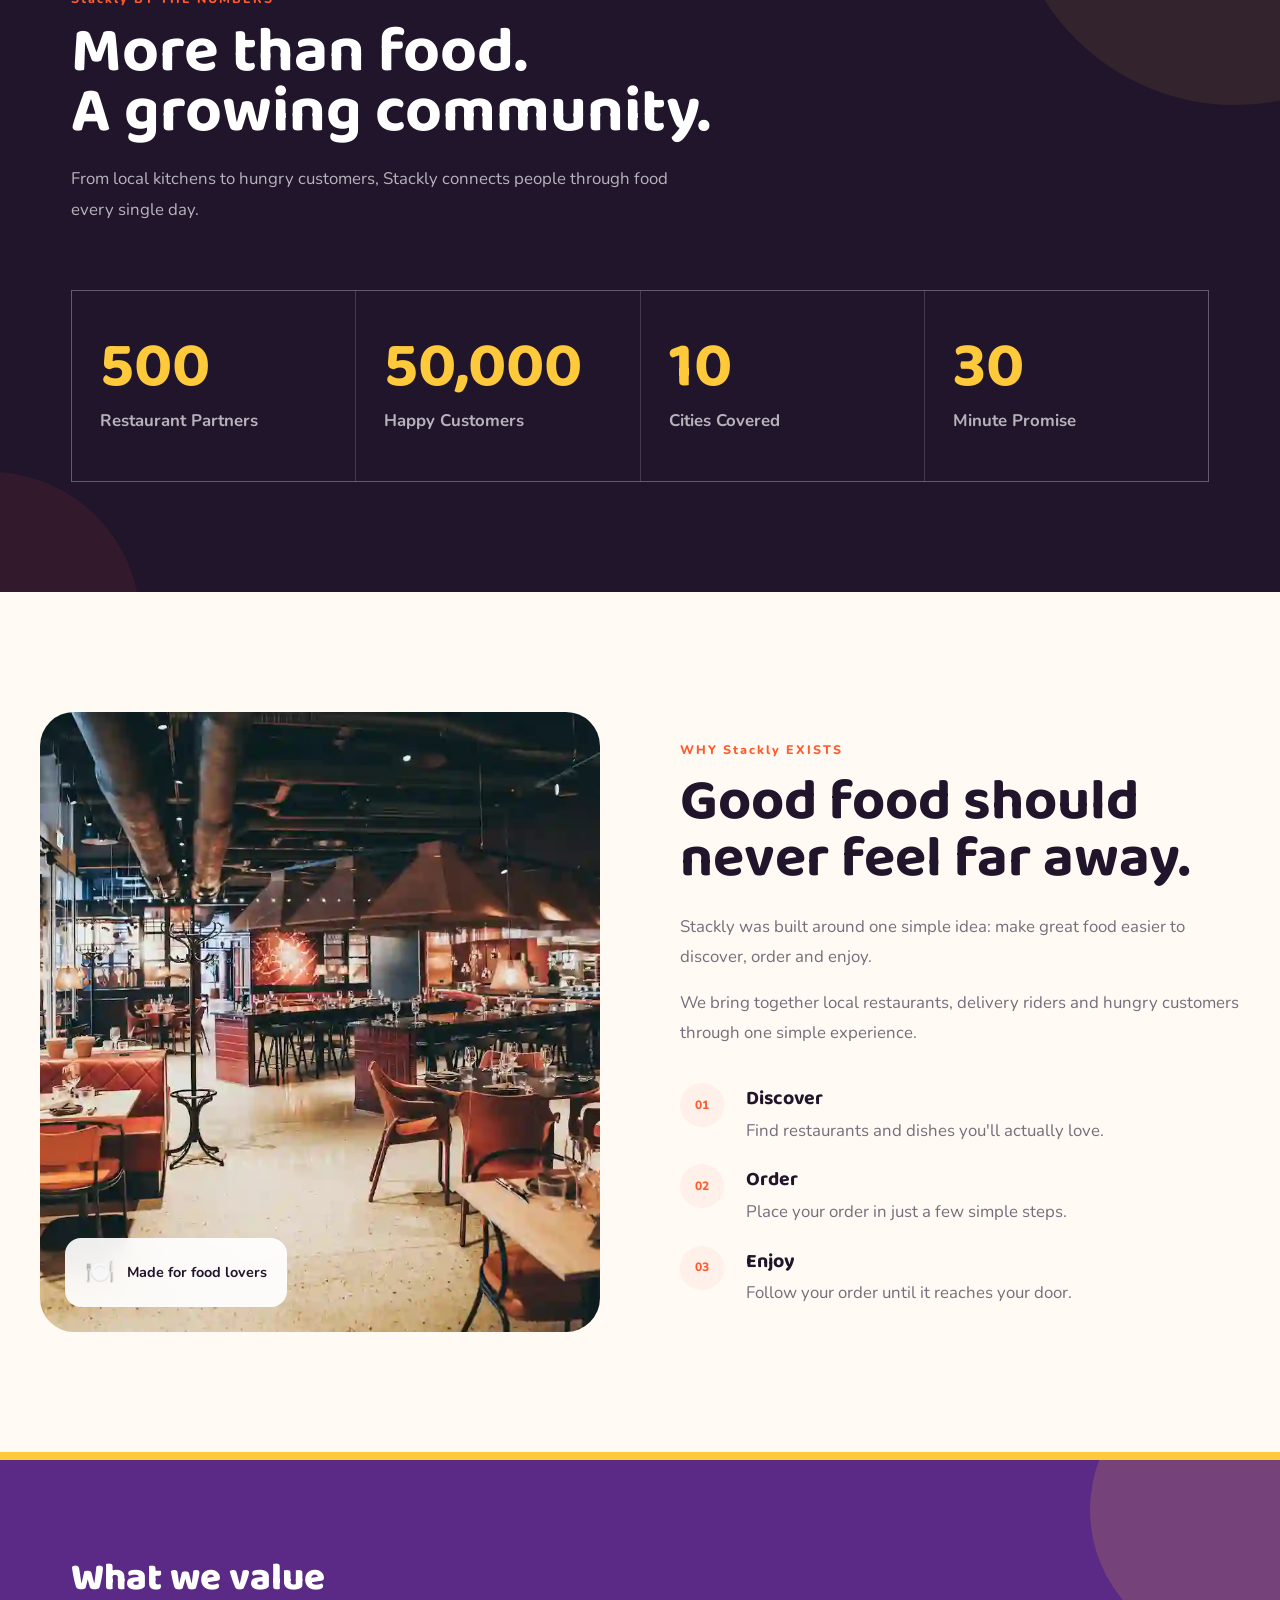
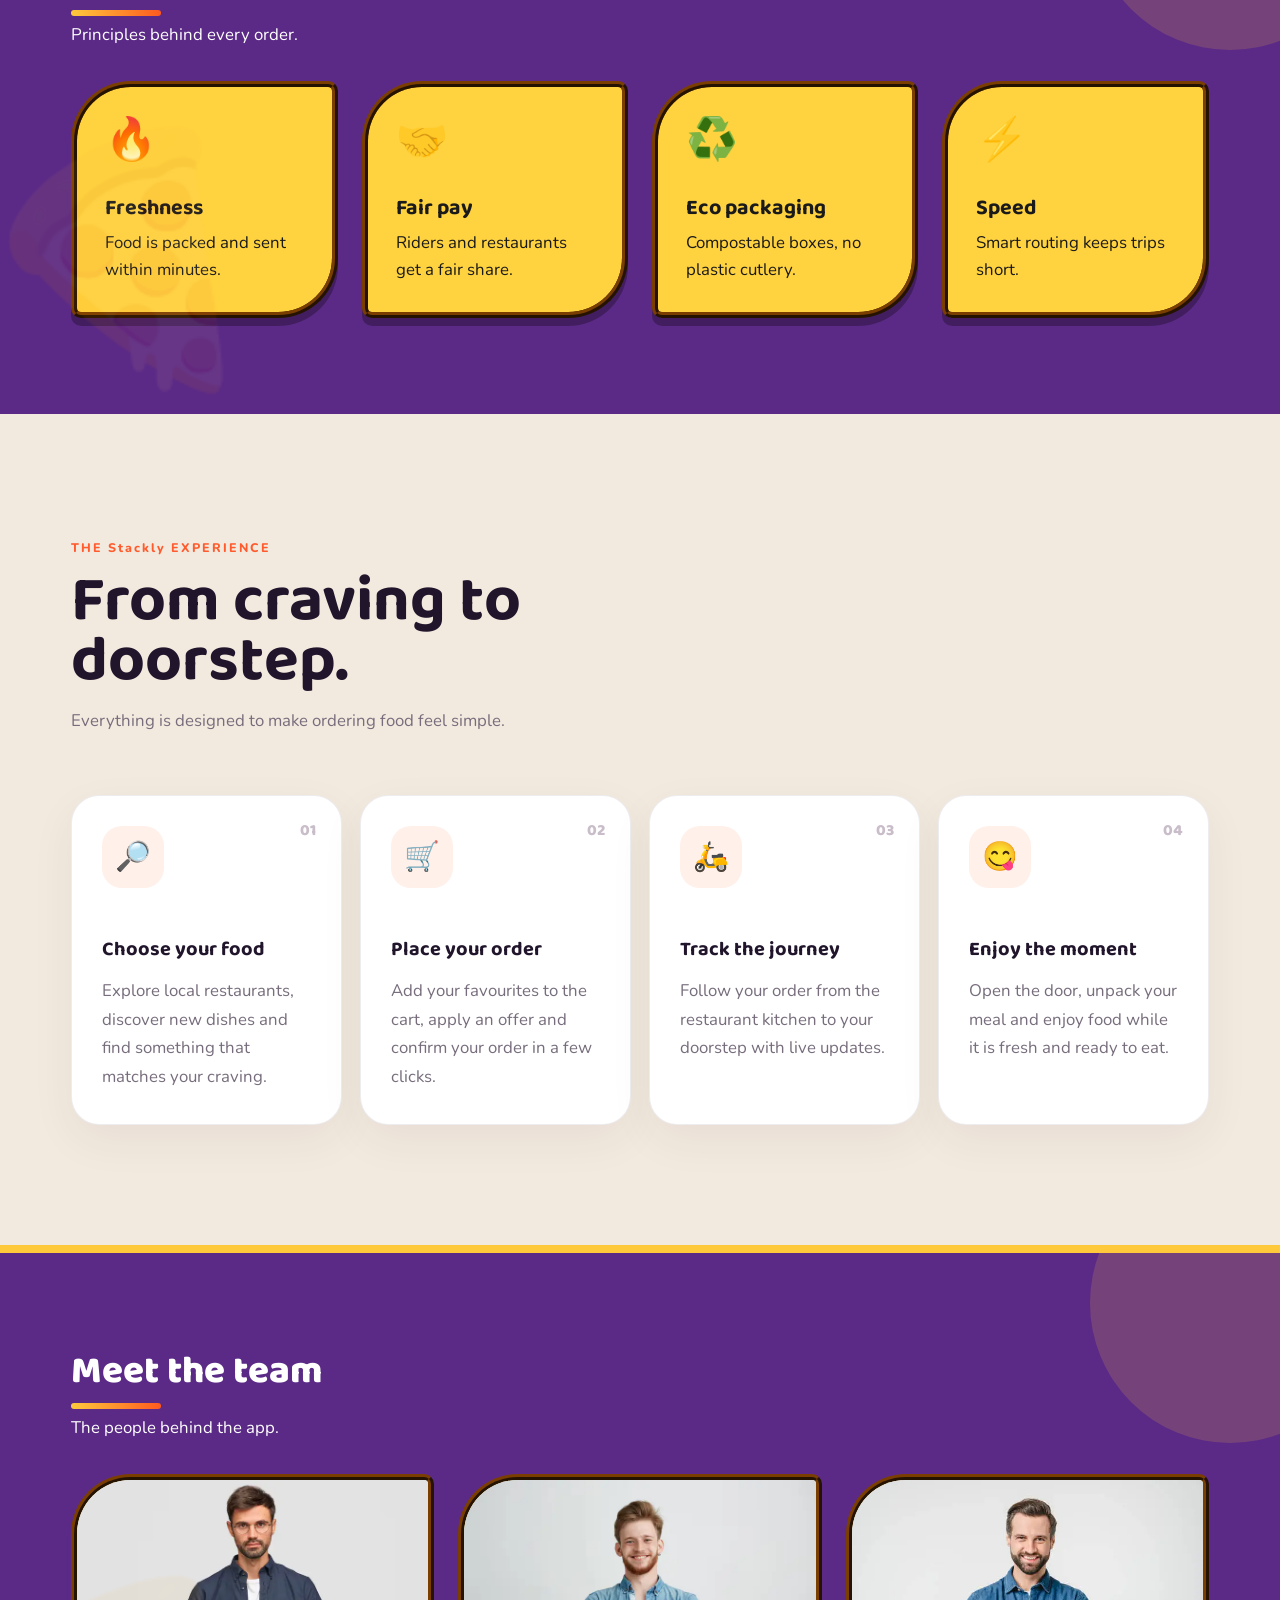
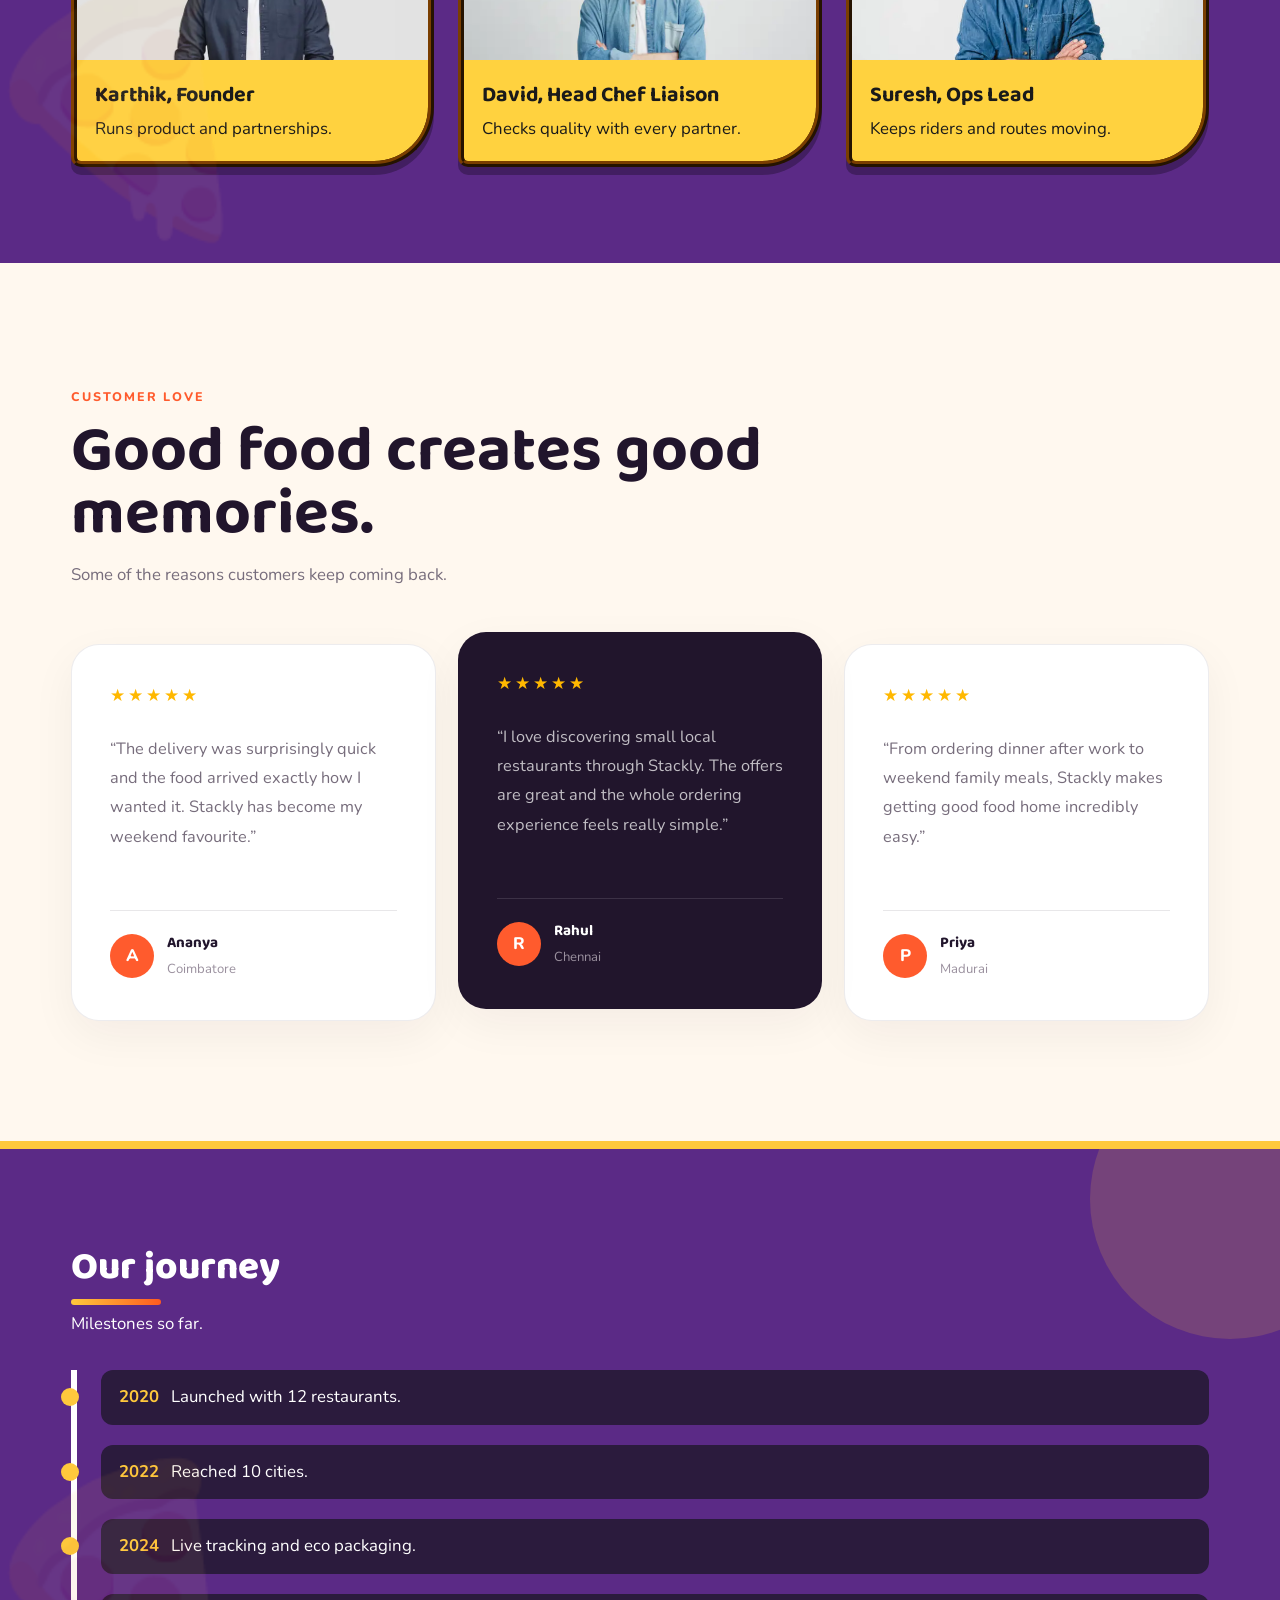
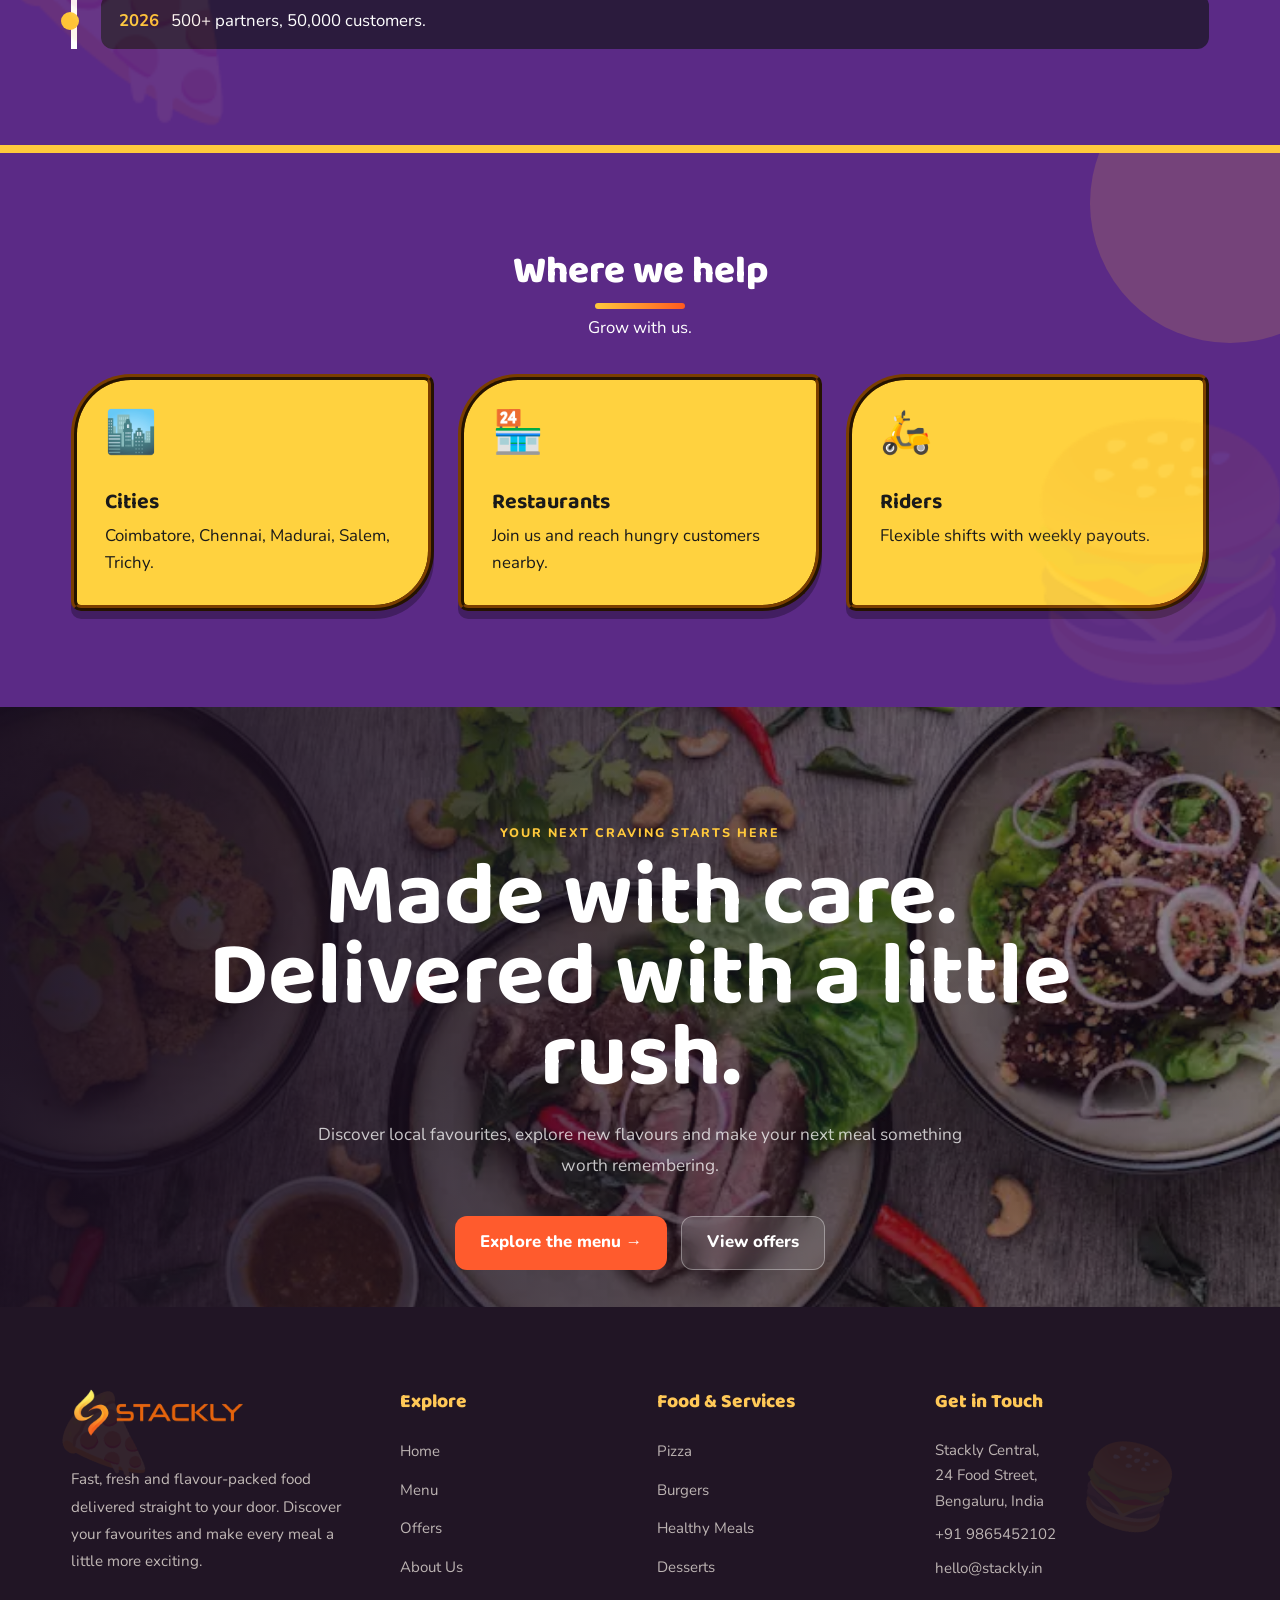
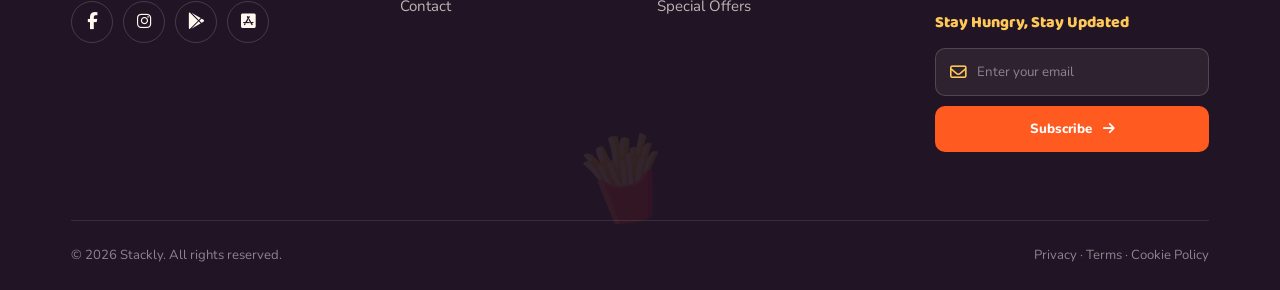
<file: about.html>
<!doctype html>
<html lang="en">
  <head>
    <meta charset="UTF-8" />
    <meta name="viewport" content="width=device-width,initial-scale=1" />
    <title>Stackly | About</title>
    <link rel="preconnect" href="https://fonts.googleapis.com" />
    <link
      href="https://fonts.googleapis.com/css2?family=Baloo+2:wght@600;800&family=Nunito:wght@400;700&display=swap"
      rel="stylesheet"
    />
    <link rel="stylesheet" href="https://cdnjs.cloudflare.com/ajax/libs/font-awesome/6.5.2/css/all.min.css">
    <link rel="stylesheet" href="css/common.css" />
    <link rel="stylesheet" href="css/about.css" />
  </head>
  <body class="pg-about">
    <header class="hd">
        <a class="logo" href="index.html">
          <img src="images/logo.webp" alt="Stackly">
        </a>
      <button class="burger" aria-label="Menu"><i></i><i></i><i></i></button>
      <nav class="nav">
        <ul>
          <li><a href="index.html">Home</a></li>
          <li><a href="menu.html">Menu</a></li>
          <li><a href="offers.html">Offers</a></li>
          <li><a href="about.html" class="cur">About</a></li>
          <li><a href="contact.html">Contact</a></li>
          <li><button class="btn lg" id="loginBtn">Login</button></li>
        </ul>
      </nav>
    </header>
    <div class="marq">
      <div>
        🔥 Free delivery over ₹299 &nbsp;•&nbsp; 🛵 30-minute promise
        &nbsp;•&nbsp; 🎁 Use WELCOME50 &nbsp;•&nbsp; 🔥 Free delivery over ₹299
        &nbsp;•&nbsp; 🛵 30-minute promise &nbsp;•&nbsp; 🎁 Use WELCOME50
        &nbsp;•&nbsp;
      </div>
    </div>
    <main>
      <section class="s s1 hero">
        <div class="wrap hg">
          <div>
            <h1 class="reveal">We deliver joy, not just food</h1>
            <p class="reveal">
              Started in Coimbatore in 2020 by three friends who were tired of
              cold takeaway.
            </p>
            <div class="chips">
              <span>⭐ 4.8 rating</span><span>🛵 30 min delivery</span
              ><span>✅ 500+ restaurants</span>
            </div>
          </div>
          <div class="himg">
            <img
              src="images/food8.webp"
              alt="hero food"
            /><span class="fl f1">🍕</span><span class="fl f2">🍔</span
            ><span class="fl f3">🛵</span>
          </div>
        </div>
      </section>

<!-- =================================== -->

      <section class="s s2">
        <div class="wrap">
          <h2 class="reveal">Our story</h2>
          <p class="sub reveal">How a small idea became a city favourite.</p>
          <div class="grid">
            <article class="card reveal">
              <img
                src="images/food15.webp"
                alt="The idea"
                loading="lazy"
              />
              <div class="cb">
                <h3>The idea</h3>
                <p>
                  We wanted restaurant food to arrive as it left the kitchen.
                </p>
              </div>
            </article>
            <article class="card reveal">
              <img
                src="images/food7.webp"
                alt="The kitchen network"
                loading="lazy"
              />
              <div class="cb">
                <h3>The kitchen network</h3>
                <p>We partnered with local chefs and family restaurants.</p>
              </div>
            </article>
            <article class="card reveal">
              <img
                src="images/food1.webp"
                alt="Today"
                loading="lazy"
              />
              <div class="cb">
                <h3>Today</h3>
                <p>We serve thousands of meals across Tamil Nadu daily.</p>
              </div>
            </article>
          </div>
        </div>
      </section>

<!-- ===== PREMIUM STATS ===== -->
<section class="about-stats">
  <div class="wrap">
    <div class="about-stats-head reveal">
      <span class="about-eyebrow">Stackly BY THE NUMBERS</span>
      <h2>More than food.<br />A growing community.</h2>
      <p>
        From local kitchens to hungry customers, Stackly connects people
        through food every single day.
      </p>
    </div>

    <div class="about-stat-grid">

      <div class="about-stat reveal">
        <strong data-n="500">0</strong>
        <span>Restaurant Partners</span>
      </div>

      <div class="about-stat reveal">
        <strong data-n="50000">0</strong>
        <span>Happy Customers</span>
      </div>

      <div class="about-stat reveal">
        <strong data-n="10">0</strong>
        <span>Cities Covered</span>
      </div>

      <div class="about-stat reveal">
        <strong data-n="30">0</strong>
        <span>Minute Promise</span>
      </div>

    </div>
  </div>
</section>

<!-- ===== OUR MISSION ===== -->
<section class="about-mission">
  <div class="about-mission-image reveal">
    <img
      src="images/restaurent.webp"
      alt="Stackly restaurant"
      loading="lazy"
    />
    <div class="mission-badge">
      <span>🍽️</span>
      <b>Made for food lovers</b>
    </div>
  </div>

  <div class="about-mission-content reveal">
    <span class="about-eyebrow">WHY Stackly EXISTS</span>

    <h2>Good food should never feel far away.</h2>

    <p>
      Stackly was built around one simple idea: make great food easier
      to discover, order and enjoy.
    </p>

    <p>
      We bring together local restaurants, delivery riders and hungry
      customers through one simple experience.
    </p>

    <div class="mission-points">
      <div>
        <span>01</span>
        <div>
          <h3>Discover</h3>
          <p>Find restaurants and dishes you'll actually love.</p>
        </div>
      </div>

      <div>
        <span>02</span>
        <div>
          <h3>Order</h3>
          <p>Place your order in just a few simple steps.</p>
        </div>
      </div>

      <div>
        <span>03</span>
        <div>
          <h3>Enjoy</h3>
          <p>Follow your order until it reaches your door.</p>
        </div>
      </div>
    </div>
  </div>
</section>

<!-- ============================================= -->

      <section class="s s3">
        <div class="wrap">
          <h2 class="reveal">What we value</h2>
          <p class="sub reveal">Principles behind every order.</p>
          <div class="grid">
            <article class="card tc reveal">
              <div class="ic">🔥</div>
              <div class="cb">
                <h3>Freshness</h3>
                <p>Food is packed and sent within minutes.</p>
              </div>
            </article>
            <article class="card tc reveal">
              <div class="ic">🤝</div>
              <div class="cb">
                <h3>Fair pay</h3>
                <p>Riders and restaurants get a fair share.</p>
              </div>
            </article>
            <article class="card tc reveal">
              <div class="ic">♻️</div>
              <div class="cb">
                <h3>Eco packaging</h3>
                <p>Compostable boxes, no plastic cutlery.</p>
              </div>
            </article>
            <article class="card tc reveal">
              <div class="ic">⚡</div>
              <div class="cb">
                <h3>Speed</h3>
                <p>Smart routing keeps trips short.</p>
              </div>
            </article>
          </div>
        </div>
      </section>

<!-- ===== HOW IT WORKS ===== -->
<section class="about-process">
  <div class="wrap">

    <div class="section-title about-process-title reveal">
      <span class="about-eyebrow">THE Stackly EXPERIENCE</span>
      <h2>From craving to doorstep.</h2>
      <p>
        Everything is designed to make ordering food feel simple.
      </p>
    </div>

    <div class="process-grid">

      <article class="process-card reveal">
        <div class="process-number">01</div>
        <div class="process-icon">🔎</div>
        <h3>Choose your food</h3>
        <p>
          Explore local restaurants, discover new dishes and find
          something that matches your craving.
        </p>
      </article>

      <article class="process-card reveal">
        <div class="process-number">02</div>
        <div class="process-icon">🛒</div>
        <h3>Place your order</h3>
        <p>
          Add your favourites to the cart, apply an offer and confirm
          your order in a few clicks.
        </p>
      </article>

      <article class="process-card reveal">
        <div class="process-number">03</div>
        <div class="process-icon">🛵</div>
        <h3>Track the journey</h3>
        <p>
          Follow your order from the restaurant kitchen to your
          doorstep with live updates.
        </p>
      </article>

      <article class="process-card reveal">
        <div class="process-number">04</div>
        <div class="process-icon">😋</div>
        <h3>Enjoy the moment</h3>
        <p>
          Open the door, unpack your meal and enjoy food while it is
          fresh and ready to eat.
        </p>
      </article>

    </div>
  </div>
</section>

<!-- ============================================= -->
      <section class="s s4">
        <div class="wrap">
          <h2 class="reveal">Meet the team</h2>
          <p class="sub reveal">The people behind the app.</p>
          <div class="grid">
            <article class="card reveal">
              <img
                src="images/team1.webp"
                alt="Karthik, Founder"
                loading="lazy"
              />
              <div class="cb">
                <h3>Karthik, Founder</h3>
                <p>Runs product and partnerships.</p>
              </div>
            </article>
            <article class="card reveal">
              <img
                src="images/team2.webp"
                alt="David, Head Chef Liaison"
                loading="lazy"
              />
              <div class="cb">
                <h3>David, Head Chef Liaison</h3>
                <p>Checks quality with every partner.</p>
              </div>
            </article>
            <article class="card reveal">
              <img
                src="images/team3.webp"
                alt="Suresh, Ops Lead"
                loading="lazy"
              />
              <div class="cb">
                <h3>Suresh, Ops Lead</h3>
                <p>Keeps riders and routes moving.</p>
              </div>
            </article>
          </div>
        </div>
      </section>

<!-- ===== CUSTOMER LOVE ===== -->
<section class="about-testimonials">
  <div class="wrap">

    <div class="section-title reveal">
      <span class="about-eyebrow">CUSTOMER LOVE</span>
      <h2>Good food creates good memories.</h2>
      <p>Some of the reasons customers keep coming back.</p>
    </div>

    <div class="testimonial-grid">

      <article class="testimonial-card reveal">
        <div class="testimonial-stars">★★★★★</div>

        <p>
          “The delivery was surprisingly quick and the food arrived
          exactly how I wanted it. Stackly has become my weekend
          favourite.”
        </p>

        <div class="testimonial-user">
          <div class="testimonial-avatar">A</div>
          <div>
            <h3>Ananya</h3>
            <span>Coimbatore</span>
          </div>
        </div>
      </article>

      <article class="testimonial-card featured reveal">
        <div class="testimonial-stars">★★★★★</div>

        <p>
          “I love discovering small local restaurants through
          Stackly. The offers are great and the whole ordering
          experience feels really simple.”
        </p>

        <div class="testimonial-user">
          <div class="testimonial-avatar">R</div>
          <div>
            <h3>Rahul</h3>
            <span>Chennai</span>
          </div>
        </div>
      </article>

      <article class="testimonial-card reveal">
        <div class="testimonial-stars">★★★★★</div>

        <p>
          “From ordering dinner after work to weekend family meals,
          Stackly makes getting good food home incredibly easy.”
        </p>

        <div class="testimonial-user">
          <div class="testimonial-avatar">P</div>
          <div>
            <h3>Priya</h3>
            <span>Madurai</span>
          </div>
        </div>
      </article>

    </div>
  </div>
</section>

<!-- ================================== -->
      <section class="s s5">
        <div class="wrap">
          <h2 class="reveal">Our journey</h2>
          <p class="sub reveal">Milestones so far.</p>
          <div class="tl">
            <div class="reveal"><b>2020</b> Launched with 12 restaurants.</div>
            <div class="reveal"><b>2022</b> Reached 10 cities.</div>
            <div class="reveal">
              <b>2024</b> Live tracking and eco packaging.
            </div>
            <div class="reveal">
              <b>2026</b> 500+ partners, 50,000 customers.
            </div>
          </div>
        </div>
      </section>
<!-- =================================== -->

      <section class="s s6">
        <div class="wrap">
          <h2 class="reveal">Where we help</h2>
          <p class="sub reveal">Grow with us.</p>
          <div class="grid">
            <article class="card tc reveal">
              <div class="ic">🏙️</div>
              <div class="cb">
                <h3>Cities</h3>
                <p>Coimbatore, Chennai, Madurai, Salem, Trichy.</p>
              </div>
            </article>
            <article class="card tc reveal">
              <div class="ic">🏪</div>
              <div class="cb">
                <h3>Restaurants</h3>
                <p>Join us and reach hungry customers nearby.</p>
              </div>
            </article>
            <article class="card tc reveal">
              <div class="ic">🛵</div>
              <div class="cb">
                <h3>Riders</h3>
                <p>Flexible shifts with weekly payouts.</p>
              </div>
            </article>
          </div>
        </div>
      </section>

<!-- ===== ABOUT FINAL CTA ===== -->
<section class="about-final">
  <div class="about-final-overlay"></div>

  <div class="about-final-content reveal">
    <span class="about-eyebrow light">YOUR NEXT CRAVING STARTS HERE</span>

    <h2>Made with care.<br />Delivered with a little rush.</h2>

    <p>
      Discover local favourites, explore new flavours and make your
      next meal something worth remembering.
    </p>

    <div class="about-final-actions">
      <a href="error.html" class="about-btn primary">
        Explore the menu →
      </a>

      <a href="error.html" class="about-btn secondary">
        View offers
      </a>
    </div>
  </div>
</section>

    </main>

<footer class="ftr">

  <!-- Decorative Food Elements -->
  <div class="food-decor">
    <span>🍕</span>
    <span>🍔</span>
    <span>🍟</span>
  </div>

  <div class="wrap">

    <div class="f-grid">

      <!-- BRAND COLUMN -->
      <div class="footer-brand">

        <a href="index.html" class="brand">
          <img src="images/logo.webp" alt="Stackly">
        </a>

        <p>
          Fast, fresh and flavour-packed food delivered
          straight to your door. Discover your favourites
          and make every meal a little more exciting.
        </p>

        <!-- SOCIAL -->
        <div class="soc">

          <a href="error.html" aria-label="Facebook">
            <i class="fa-brands fa-facebook-f"></i>
          </a>

          <a href="error.html" aria-label="Instagram">
            <i class="fa-brands fa-instagram"></i>
          </a>

          <a href="error.html" aria-label="Google Play">
            <i class="fa-brands fa-google-play"></i>
          </a>

          <a href="error.html" aria-label="App Store">
            <i class="fa-brands fa-app-store-ios"></i>
          </a>

        </div>

      </div>


      <!-- EXPLORE -->
      <div>

        <h4>Explore</h4>

        <ul>

          <li>
            <a href="index.html">Home</a>
          </li>

          <li>
            <a href="menu.html">Menu</a>
          </li>

          <li>
            <a href="offers.html">Offers</a>
          </li>

          <li>
            <a href="about.html">About Us</a>
          </li>

          <li>
            <a href="contact.html">Contact</a>
          </li>

        </ul>

      </div>


      <!-- FOOD & SERVICES -->
      <div>

        <h4>Food & Services</h4>

        <ul>

          <li>
            <a href="menu.html">Pizza</a>
          </li>

          <li>
            <a href="menu.html">Burgers</a>
          </li>

          <li>
            <a href="menu.html">Healthy Meals</a>
          </li>

          <li>
            <a href="menu.html">Desserts</a>
          </li>

          <li>
            <a href="offers.html">Special Offers</a>
          </li>

        </ul>

      </div>


      <!-- CONTACT -->
      <div>

        <h4>Get in Touch</h4>

        <p>
          Stackly Central,
          <br>
          24 Food Street,
          <br>
          Bengaluru, India
        </p>

        <p style="margin-top:.5rem">
          +91 9865452102
        </p>

        <p style="margin-top:.5rem">
          hello@stackly.in
        </p>


        <!-- NEWSLETTER -->
        <div class="footer-subscribe">

          <h4>
            Stay Hungry, Stay Updated
          </h4>

          <form class="subscribe-form">

            <div class="subscribe-input">

              <i class="fa-regular fa-envelope"></i>

              <input
                type="email"
                placeholder="Enter your email"
                required
              >

            </div>

            <button
              type="submit"
              class="subscribe-btn"
            >
              Subscribe
              <i class="fa-solid fa-arrow-right"></i>
            </button>

          </form>

          <span class="subscribe-message"></span>

        </div>

      </div>

    </div>


    <!-- FOOTER BOTTOM -->
    <div class="f-bot">

      <span>
        &copy; 2026 Stackly.
        All rights reserved.
      </span>

      <span>
        Privacy &middot;
        Terms &middot;
        Cookie Policy
      </span>

    </div>

  </div>

</footer>

<!-- =========================================================================== -->
    <div class="modal" id="lm">
      <div class="box">
        <button class="x" aria-label="Close">✕</button>
        <h2>Welcome back</h2>
        <div class="roles">
          <button class="on" data-r="Customer">🍽️ Customer</button
          ><button data-r="Restaurant Owner">🏪 Restaurant Owner</button>
        </div>
        <form onsubmit="return false;">
          <input type="email" placeholder="Email" required /><input
            type="password"
            placeholder="Password"
            required
          /><button class="btn">Login as <span id="rn">Customer</span></button>
        </form>
      </div>
    </div>
    <script src="js/common.js"></script>
    <script src="js/about.js"></script>
  </body>
</html>
</file>
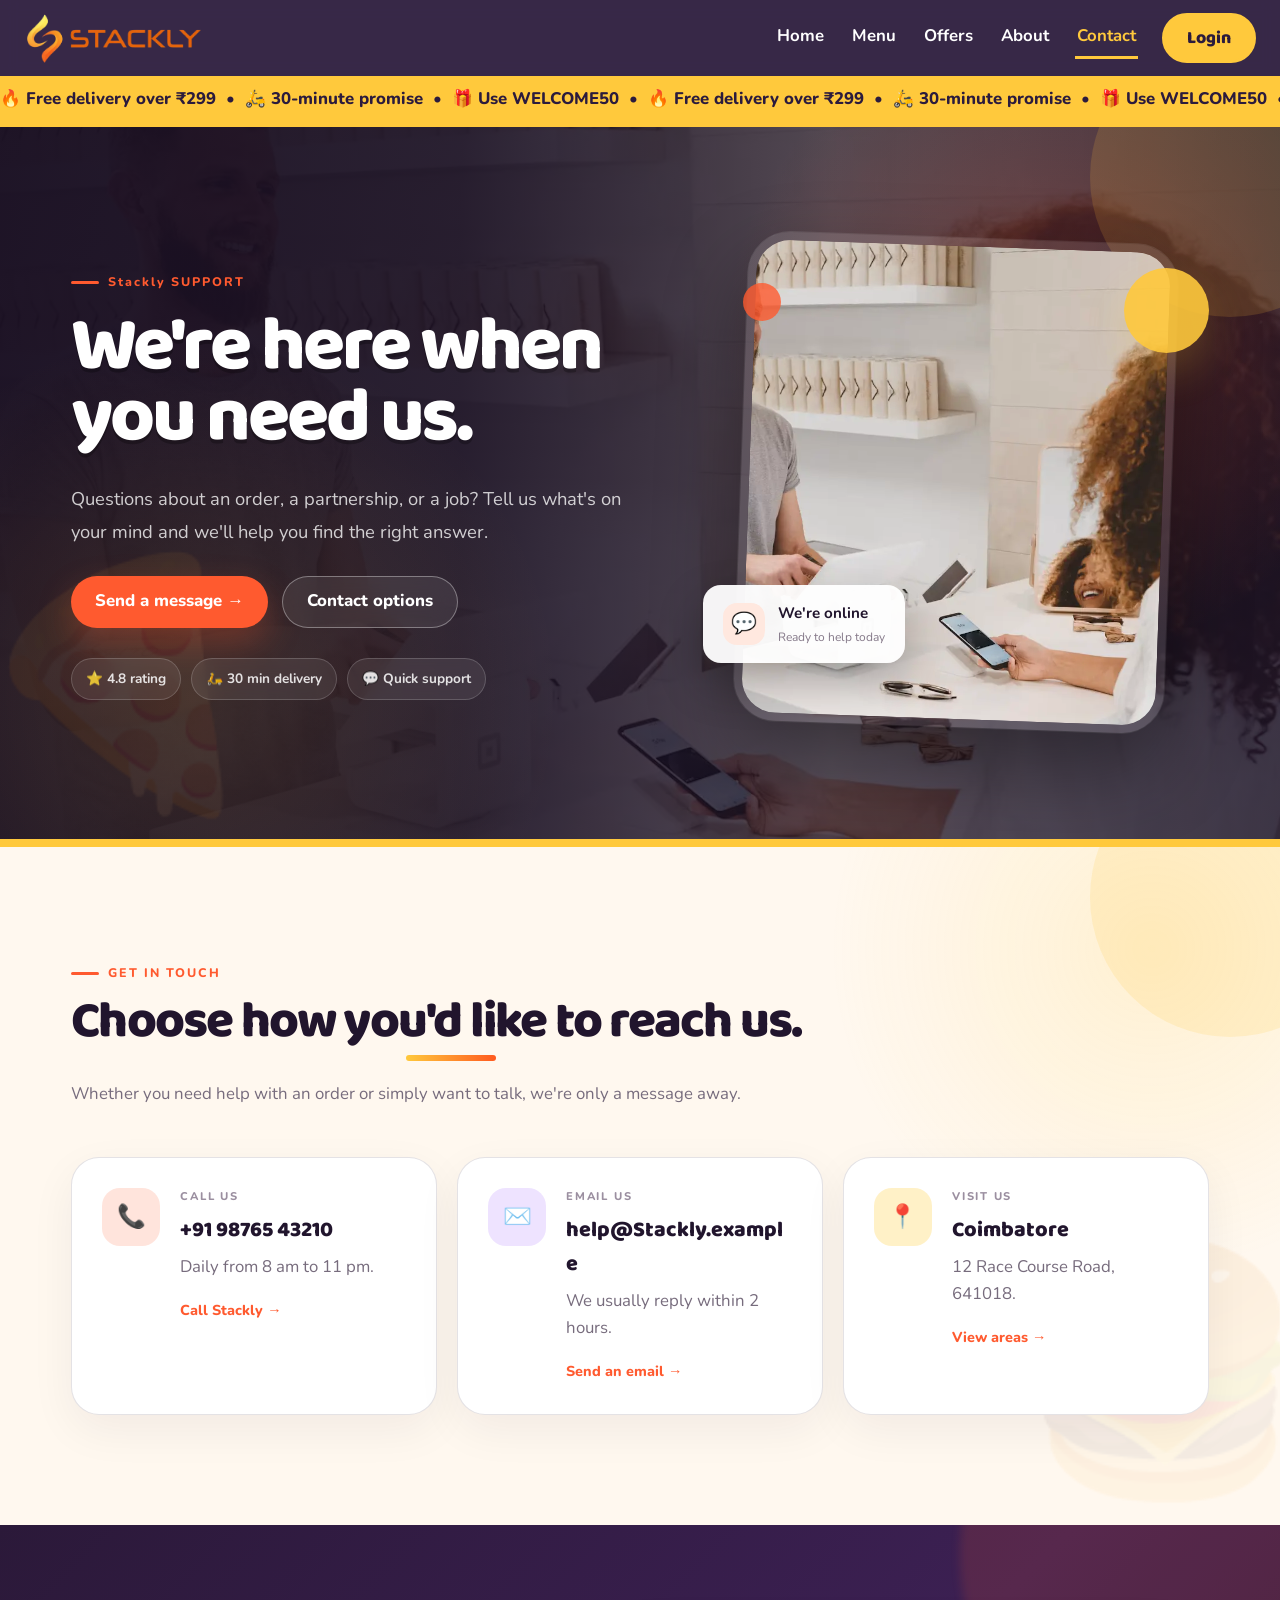
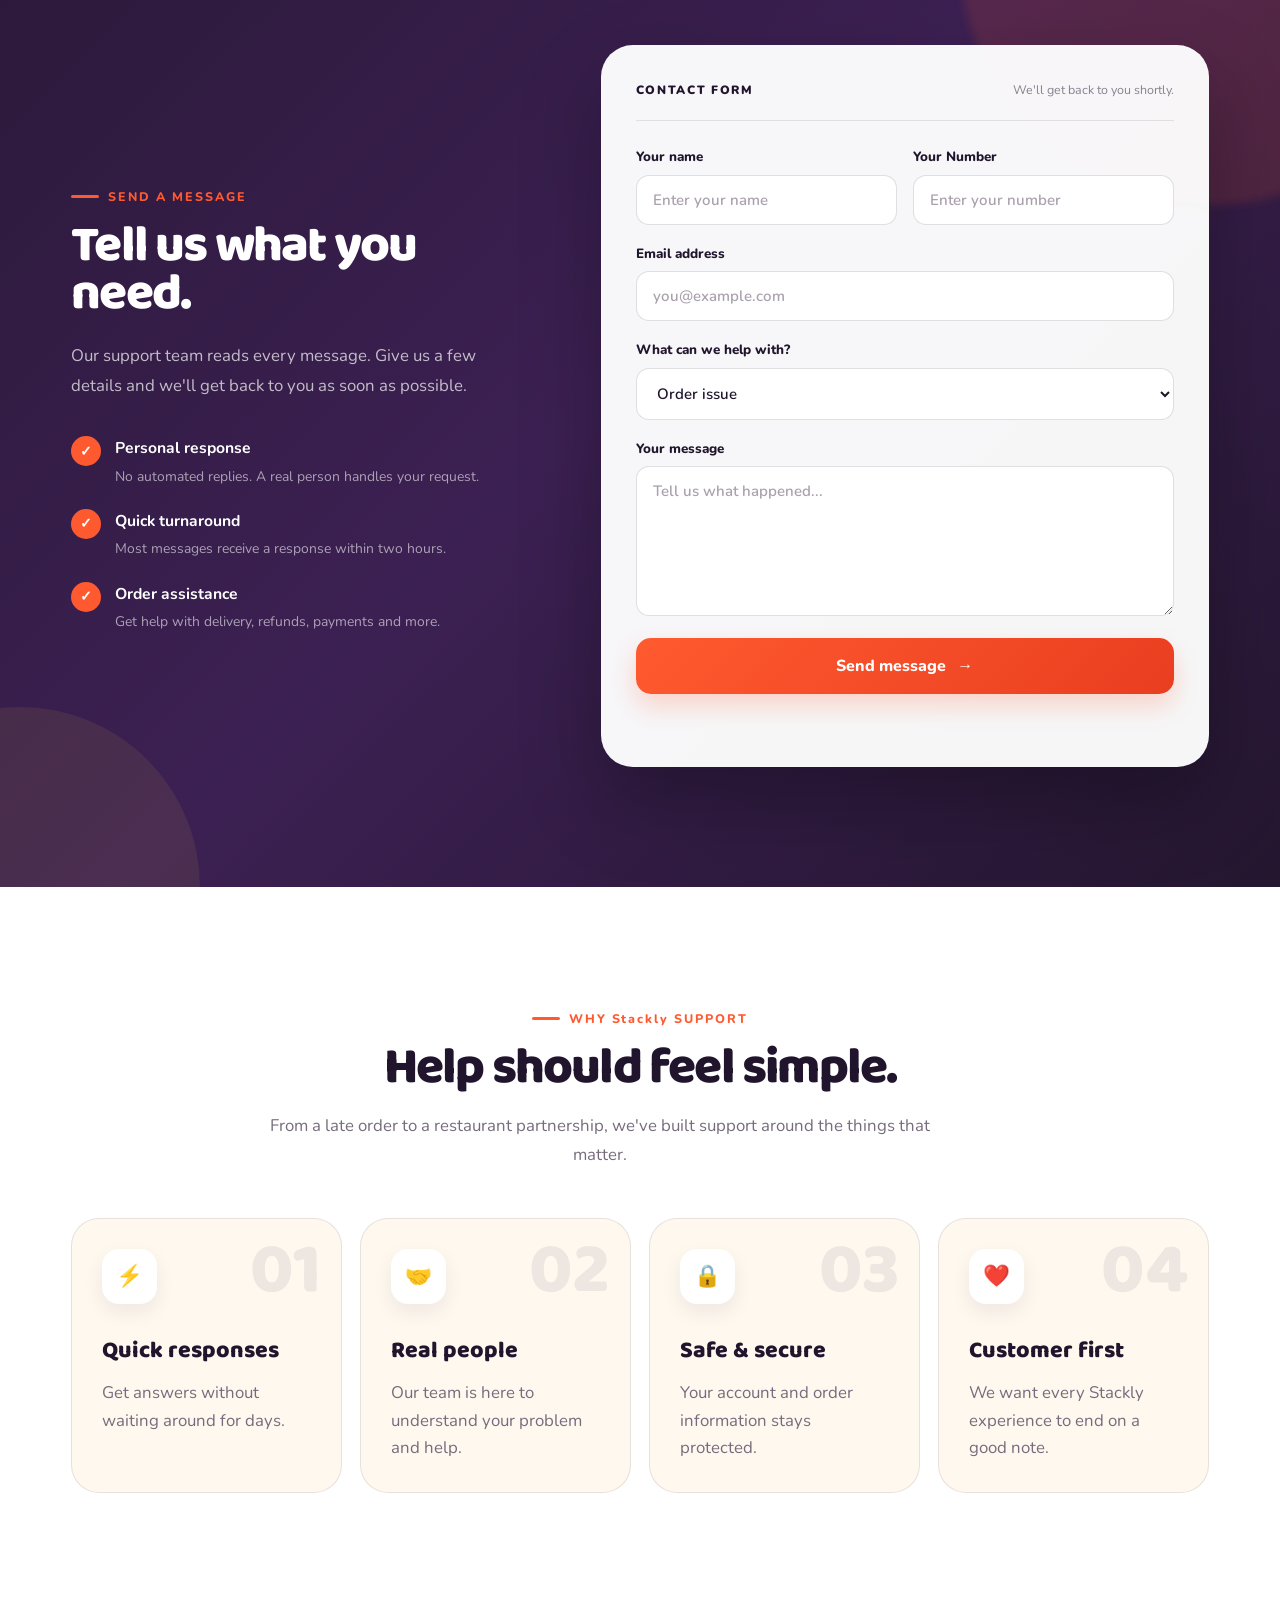
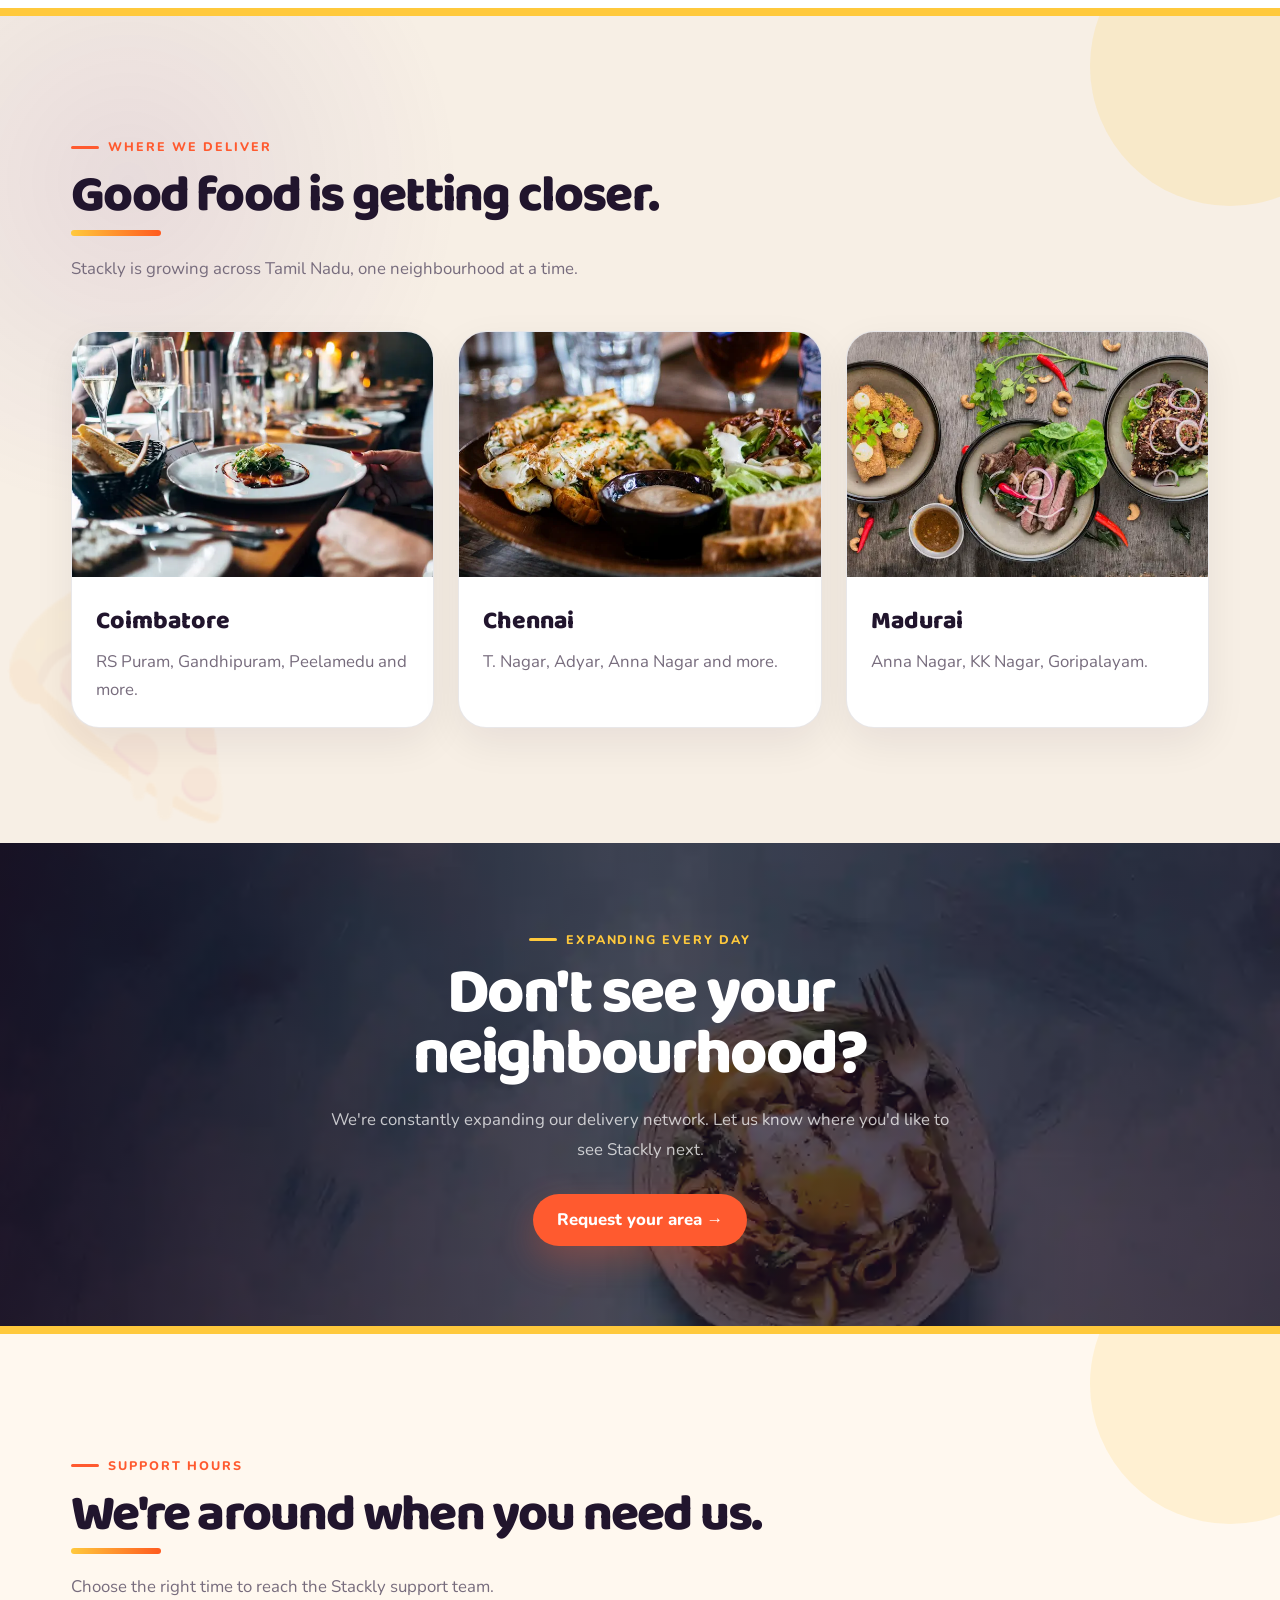
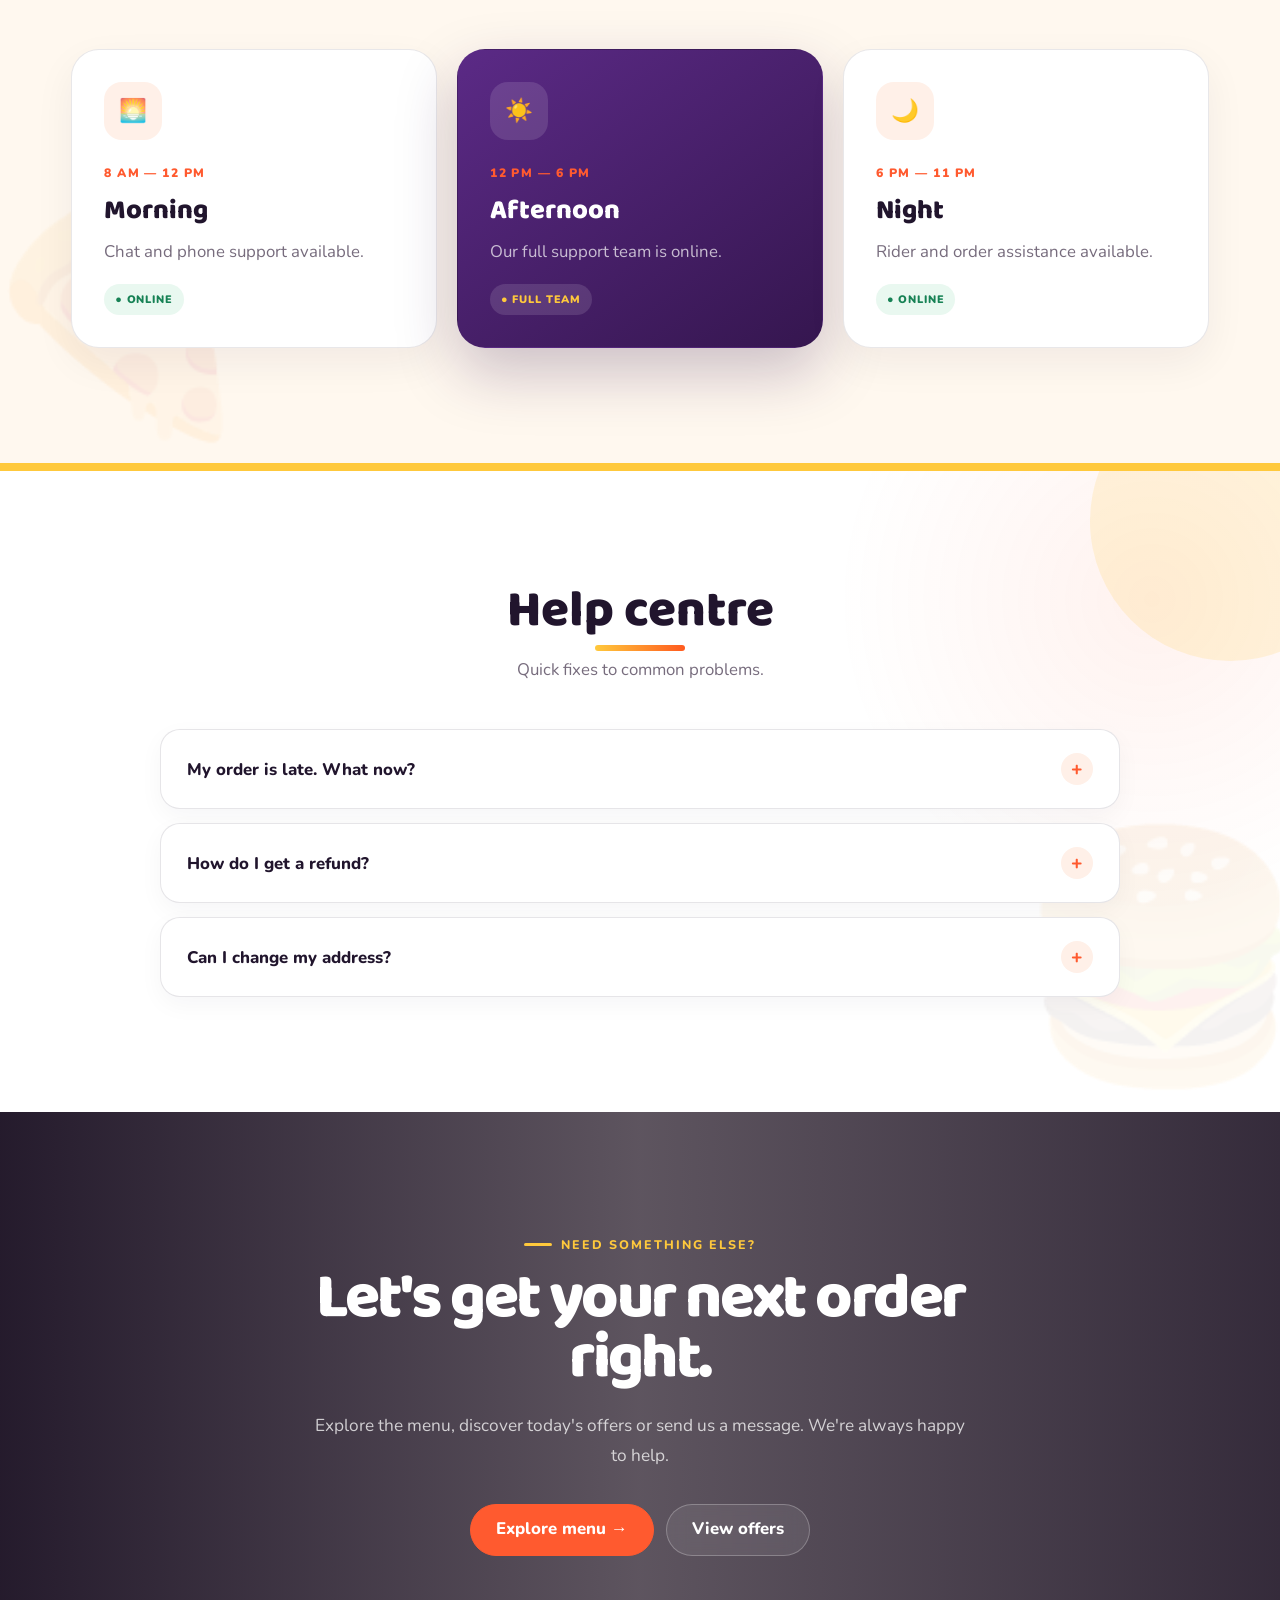
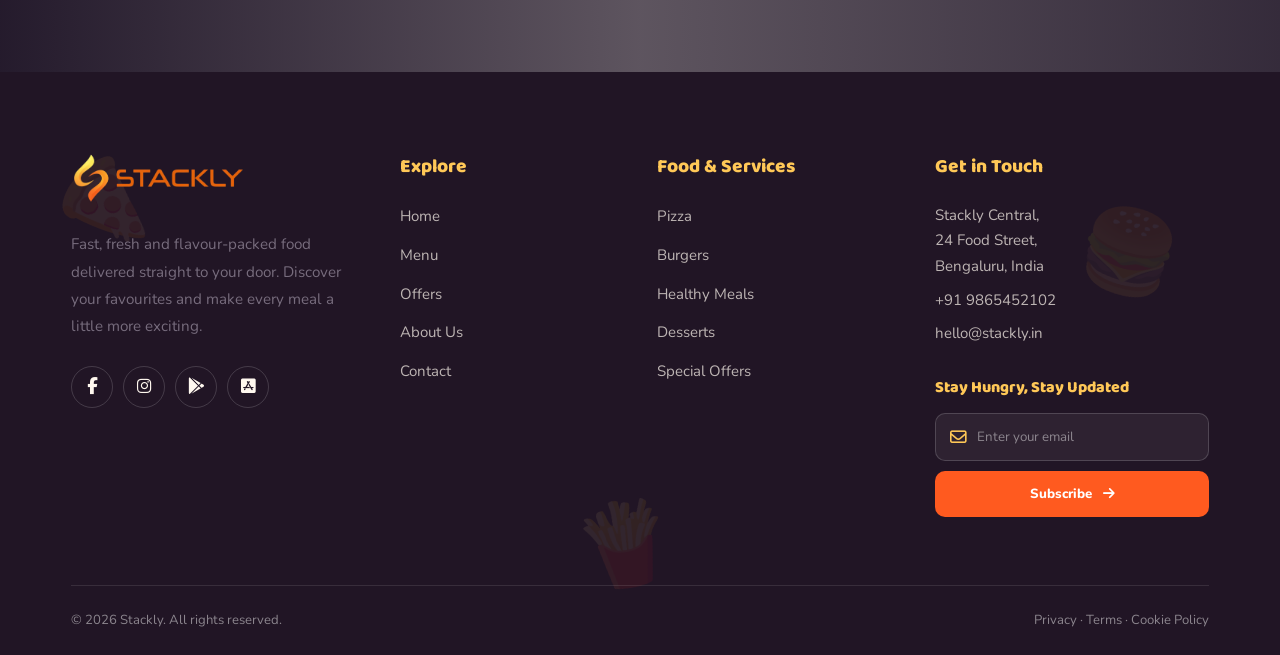
<file: contact.html>
<!doctype html>
<html lang="en">
  <head>
    <meta charset="UTF-8" />
    <meta name="viewport" content="width=device-width,initial-scale=1" />
    <title>Stackly | Contact</title>
    <link rel="preconnect" href="https://fonts.googleapis.com" />
    <link
      href="https://fonts.googleapis.com/css2?family=Baloo+2:wght@600;800&family=Nunito:wght@400;700&display=swap"
      rel="stylesheet"
    />
    <link rel="stylesheet" href="https://cdnjs.cloudflare.com/ajax/libs/font-awesome/6.5.2/css/all.min.css">
    <link rel="stylesheet" href="css/common.css" />
    <link rel="stylesheet" href="css/contact.css" />
  </head>
  <body class="pg-contact">
    <header class="hd">
      <a class="logo" href="index.html">
        <img src="images/logo.webp" alt="Stackly">
      </a>
      <button class="burger" aria-label="Menu"><i></i><i></i><i></i></button>
      <nav class="nav">
        <ul>
          <li><a href="index.html">Home</a></li>
          <li><a href="menu.html">Menu</a></li>
          <li><a href="offers.html">Offers</a></li>
          <li><a href="about.html">About</a></li>
          <li><a href="contact.html" class="cur">Contact</a></li>
          <li><button class="btn lg" id="loginBtn">Login</button></li>
        </ul>
      </nav>
    </header>
    <div class="marq">
      <div>
        🔥 Free delivery over ₹299 &nbsp;•&nbsp; 🛵 30-minute promise
        &nbsp;•&nbsp; 🎁 Use WELCOME50 &nbsp;•&nbsp; 🔥 Free delivery over ₹299
        &nbsp;•&nbsp; 🛵 30-minute promise &nbsp;•&nbsp; 🎁 Use WELCOME50
        &nbsp;•&nbsp;
      </div>
    </div>
    <main>

<section class="s s1 hero contact-hero">
  <div class="contact-hero-bg"></div>

  <div class="wrap contact-hero-inner">

    <div class="contact-hero-copy reveal">
      <span class="contact-eyebrow">Stackly SUPPORT</span>

      <h1>We're here when you need us.</h1>

      <p>
        Questions about an order, a partnership, or a job?
        Tell us what's on your mind and we'll help you find the
        right answer.
      </p>

      <div class="contact-hero-actions">
        <a href="error.html" class="contact-btn primary">
          Send a message →
        </a>

        <a href="error.html" class="contact-btn ghost">
          Contact options
        </a>
      </div>

      <div class="contact-trust">
        <span>⭐ 4.8 rating</span>
        <span>🛵 30 min delivery</span>
        <span>💬 Quick support</span>
      </div>
    </div>

    <div class="contact-hero-visual reveal">
      <div class="contact-image-main">
        <img
          src="images/contact1.webp"
          alt="Stackly customer support"
        />
      </div>

      <div class="contact-floating-card">
        <span>💬</span>
        <div>
          <strong>We're online</strong>
          <small>Ready to help today</small>
        </div>
      </div>

      <div class="contact-floating-dot dot-one"></div>
      <div class="contact-floating-dot dot-two"></div>
    </div>

  </div>
</section>

<!-- ========================= ============================= -->

<section class="s s2 contact-reach" id="reach-us">
  <div class="wrap">

    <div class="contact-section-heading reveal">
      <span class="contact-eyebrow">GET IN TOUCH</span>
      <h2>Choose how you'd like to reach us.</h2>
      <p>
        Whether you need help with an order or simply want to talk,
        we're only a message away.
      </p>
    </div>

    <div class="contact-channel-grid">

      <article class="contact-channel reveal">
        <div class="channel-icon phone">📞</div>

        <div>
          <span class="channel-label">CALL US</span>
          <h3>+91 98765 43210</h3>
          <p>Daily from 8 am to 11 pm.</p>
          <a href="tel:+919876543210">Call Stackly →</a>
        </div>
      </article>

      <article class="contact-channel reveal">
        <div class="channel-icon email">✉️</div>

        <div>
          <span class="channel-label">EMAIL US</span>
          <h3>help@Stackly.example</h3>
          <p>We usually reply within 2 hours.</p>
          <a href="mailto:help@Stackly.example">Send an email →</a>
        </div>
      </article>

      <article class="contact-channel reveal">
        <div class="channel-icon location">📍</div>

        <div>
          <span class="channel-label">VISIT US</span>
          <h3>Coimbatore</h3>
          <p>12 Race Course Road, 641018.</p>
          <a href="error.html">View areas →</a>
        </div>
      </article>

    </div>
  </div>
</section>

<!-- ========================= ============================= -->
<section class="contact-form-section" id="contact-form">
  <div class="wrap">

    <div class="contact-form-layout">

      <div class="contact-form-info reveal">
        <span class="contact-eyebrow">SEND A MESSAGE</span>

        <h2>Tell us what you need.</h2>

        <p>
          Our support team reads every message. Give us a few details
          and we'll get back to you as soon as possible.
        </p>

        <div class="form-benefits">

          <div>
            <span>✓</span>
            <div>
              <strong>Personal response</strong>
              <p>No automated replies. A real person handles your request.</p>
            </div>
          </div>

          <div>
            <span>✓</span>
            <div>
              <strong>Quick turnaround</strong>
              <p>Most messages receive a response within two hours.</p>
            </div>
          </div>

          <div>
            <span>✓</span>
            <div>
              <strong>Order assistance</strong>
              <p>Get help with delivery, refunds, payments and more.</p>
            </div>
          </div>

        </div>
      </div>

      <div class="premium-form-box reveal">

        <div class="form-top">
          <span>CONTACT FORM</span>
          <small>We'll get back to you shortly.</small>
        </div>

        <form class="form" onsubmit="return false;">

          <div class="form-row">
            <div class="field">
              <label>Your name</label>
              <input
                type="text"
                placeholder="Enter your name"
                oninput="this.value=this.value.replace(/[^a-zA-Z\s]/g,'')"
                required
              />
            </div>

            <div class="field">
              <label>Your Number</label>
              <input
                type="text"
                placeholder="Enter your number"
                oninput="this.value=this.value.replace(/[^0-9]/g,'')"
                required
              />
            </div>

          </div>

          <div class="field">
              <label>Email address</label>
              <input
                type="email"
                placeholder="you@example.com"
                required
              />
            </div>

          <div class="field">
            <label>What can we help with?</label>

            <select>
              <option>Order issue</option>
              <option>Partnership</option>
              <option>Careers</option>
              <option>Payment issue</option>
              <option>Other</option>
            </select>
          </div>

          <div class="field">
            <label>Your message</label>

            <textarea
              rows="6"
              placeholder="Tell us what happened..."
            ></textarea>
          </div>

          <button class="contact-submit" type="submit">
            Send message <span>→</span>
          </button>

          <p class="ok"></p>

        </form>

      </div>

    </div>
  </div>
</section>

<!-- ================== ===================== -->
<section class="contact-benefits">
  <div class="wrap">

    <div class="contact-section-heading center reveal">
      <span class="contact-eyebrow">WHY Stackly SUPPORT</span>
      <h2>Help should feel simple.</h2>
      <p>
        From a late order to a restaurant partnership, we've built
        support around the things that matter.
      </p>
    </div>

    <div class="support-benefit-grid">

      <article class="support-benefit reveal">
        <div class="benefit-number">01</div>
        <span>⚡</span>
        <h3>Quick responses</h3>
        <p>
          Get answers without waiting around for days.
        </p>
      </article>

      <article class="support-benefit reveal">
        <div class="benefit-number">02</div>
        <span>🤝</span>
        <h3>Real people</h3>
        <p>
          Our team is here to understand your problem and help.
        </p>
      </article>

      <article class="support-benefit reveal">
        <div class="benefit-number">03</div>
        <span>🔒</span>
        <h3>Safe & secure</h3>
        <p>
          Your account and order information stays protected.
        </p>
      </article>

      <article class="support-benefit reveal">
        <div class="benefit-number">04</div>
        <span>❤️</span>
        <h3>Customer first</h3>
        <p>
          We want every Stackly experience to end on a good note.
        </p>
      </article>

    </div>

  </div>
</section>

<!-- ================== ====================== -->
      <section class="s s4" id="delivery-areas">
        <div class="wrap">
          <div class="contact-section-heading reveal">
              <span class="contact-eyebrow">WHERE WE DELIVER</span>
              <h2>Good food is getting closer.</h2>
              <p>
                Stackly is growing across Tamil Nadu, one neighbourhood at a time.
              </p>
          </div>
          <div class="grid">
            <article class="card reveal">
              <img
                src="images/food8.webp"
                alt="Coimbatore"
                loading="lazy"
              />
              <div class="cb">
                <h3>Coimbatore</h3>
                <p>RS Puram, Gandhipuram, Peelamedu and more.</p>
              </div>
            </article>
            <article class="card reveal">
              <img
                src="images/food15.webp"
                alt="Chennai"
                loading="lazy"
              />
              <div class="cb">
                <h3>Chennai</h3>
                <p>T. Nagar, Adyar, Anna Nagar and more.</p>
              </div>
            </article>
            <article class="card reveal">
              <img
                src="images/food1.webp"
                alt="Madurai"
                loading="lazy"
              />
              <div class="cb">
                <h3>Madurai</h3>
                <p>Anna Nagar, KK Nagar, Goripalayam.</p>
              </div>
            </article>
          </div>
        </div>
      </section>

<!-- ================= =================== -->
<section class="delivery-banner">
  <div class="delivery-banner-overlay"></div>

  <div class="delivery-banner-content reveal">

    <span class="contact-eyebrow light">
      EXPANDING EVERY DAY
    </span>

    <h2>Don't see your neighbourhood?</h2>

    <p>
      We're constantly expanding our delivery network.
      Let us know where you'd like to see Stackly next.
    </p>

    <a href="error.html" class="contact-btn primary">
      Request your area →
    </a>

  </div>
</section>

<!-- ========================= ====================== -->

<section class="s s5 support-hours">
  <div class="wrap">

    <div class="contact-section-heading reveal">
      <span class="contact-eyebrow">SUPPORT HOURS</span>
      <h2>We're around when you need us.</h2>
      <p>
        Choose the right time to reach the Stackly support team.
      </p>
    </div>

    <div class="hours-grid">

      <article class="hours-card reveal">
        <div class="hours-icon">🌅</div>
        <div class="hours-time">8 AM — 12 PM</div>
        <h3>Morning</h3>
        <p>Chat and phone support available.</p>
        <span class="hours-status">● ONLINE</span>
      </article>
                 
      <article class="hours-card featured reveal">
        <div class="hours-icon">☀️</div>
        <div class="hours-time">12 PM — 6 PM</div>
        <h3>Afternoon</h3>
        <p>Our full support team is online.</p>
        <span class="hours-status">● FULL TEAM</span>
      </article>

      <article class="hours-card reveal">
        <div class="hours-icon">🌙</div>
        <div class="hours-time">6 PM — 11 PM</div>
        <h3>Night</h3>
        <p>Rider and order assistance available.</p>
        <span class="hours-status">● ONLINE</span>
      </article>

    </div>

  </div>
</section>

<!-- ================= ==================== -->
      <section class="s s6">
        <div class="wrap">
          <h2 class="reveal">Help centre</h2>
          <p class="sub reveal">Quick fixes to common problems.</p>
          <div class="faq">
            <div class="q">
              <button>My order is late. What now?</button>
              <p>Open Track order and tap Call rider, or message us.</p>
            </div>
            <div class="q">
              <button>How do I get a refund?</button>
              <p>Refunds return to your source within 3 to 5 days.</p>
            </div>
            <div class="q">
              <button>Can I change my address?</button>
              <p>Yes, before the restaurant accepts the order.</p>
            </div>
          </div>
        </div>
      </section>

<!-- =================== ==================== -->
<section class="contact-final">
  <div class="contact-final-overlay"></div>

  <div class="contact-final-content reveal">

    <span class="contact-eyebrow light">
      NEED SOMETHING ELSE?
    </span>

    <h2>Let's get your next order right.</h2>

    <p>
      Explore the menu, discover today's offers or send us a message.
      We're always happy to help.
    </p>

    <div class="contact-final-actions">
      <a href="menu.html">Explore menu →</a>
      <a href="offers.html">View offers</a>
    </div>

  </div>
</section>

    </main>

<footer class="ftr">

  <!-- Decorative Food Elements -->
  <div class="food-decor">
    <span>🍕</span>
    <span>🍔</span>
    <span>🍟</span>
  </div>

  <div class="wrap">

    <div class="f-grid">

      <!-- BRAND COLUMN -->
      <div class="footer-brand">

        <a href="index.html" class="brand">
          <img src="images/logo.webp" alt="Stackly">
        </a>

        <p>
          Fast, fresh and flavour-packed food delivered
          straight to your door. Discover your favourites
          and make every meal a little more exciting.
        </p>

        <!-- SOCIAL -->
        <div class="soc">

          <a href="error.html" aria-label="Facebook">
            <i class="fa-brands fa-facebook-f"></i>
          </a>

          <a href="error.html" aria-label="Instagram">
            <i class="fa-brands fa-instagram"></i>
          </a>

          <a href="error.html" aria-label="Google Play">
            <i class="fa-brands fa-google-play"></i>
          </a>

          <a href="error.html" aria-label="App Store">
            <i class="fa-brands fa-app-store-ios"></i>
          </a>

        </div>

      </div>


      <!-- EXPLORE -->
      <div>

        <h4>Explore</h4>

        <ul>

          <li>
            <a href="index.html">Home</a>
          </li>

          <li>
            <a href="menu.html">Menu</a>
          </li>

          <li>
            <a href="offers.html">Offers</a>
          </li>

          <li>
            <a href="about.html">About Us</a>
          </li>

          <li>
            <a href="contact.html">Contact</a>
          </li>

        </ul>

      </div>


      <!-- FOOD & SERVICES -->
      <div>

        <h4>Food & Services</h4>

        <ul>

          <li>
            <a href="menu.html">Pizza</a>
          </li>

          <li>
            <a href="menu.html">Burgers</a>
          </li>

          <li>
            <a href="menu.html">Healthy Meals</a>
          </li>

          <li>
            <a href="menu.html">Desserts</a>
          </li>

          <li>
            <a href="offers.html">Special Offers</a>
          </li>

        </ul>

      </div>


      <!-- CONTACT -->
      <div>

        <h4>Get in Touch</h4>

        <p>
          Stackly Central,
          <br>
          24 Food Street,
          <br>
          Bengaluru, India
        </p>

        <p style="margin-top:.5rem">
          +91 9865452102
        </p>

        <p style="margin-top:.5rem">
          hello@stackly.in
        </p>


        <!-- NEWSLETTER -->
        <div class="footer-subscribe">

          <h4>
            Stay Hungry, Stay Updated
          </h4>

          <form class="subscribe-form">

            <div class="subscribe-input">

              <i class="fa-regular fa-envelope"></i>

              <input
                type="email"
                placeholder="Enter your email"
                required
              >

            </div>

            <button
              type="submit"
              class="subscribe-btn"
            >
              Subscribe
              <i class="fa-solid fa-arrow-right"></i>
            </button>

          </form>

          <span class="subscribe-message"></span>

        </div>

      </div>

    </div>


    <!-- FOOTER BOTTOM -->
    <div class="f-bot">

      <span>
        &copy; 2026 Stackly.
        All rights reserved.
      </span>

      <span>
        Privacy &middot;
        Terms &middot;
        Cookie Policy
      </span>

    </div>

  </div>

</footer>

<!-- ================================================================== -->

    <div class="modal" id="lm">
      <div class="box">
        <button class="x" aria-label="Close">✕</button>
        <h2>Welcome back</h2>
        <div class="roles">
          <button class="on" data-r="Customer">🍽️ Customer</button
          ><button data-r="Restaurant Owner">🏪 Restaurant Owner</button>
        </div>
        <form onsubmit="return false;">
          <input type="email" placeholder="Email" required /><input
            type="password"
            placeholder="Password"
            required
          /><button class="btn">Login as <span id="rn">Customer</span></button>
        </form>
      </div>
    </div>
    <script src="js/common.js"></script>
    <script src="js/contact.js"></script>
  </body>
</html>
</file>
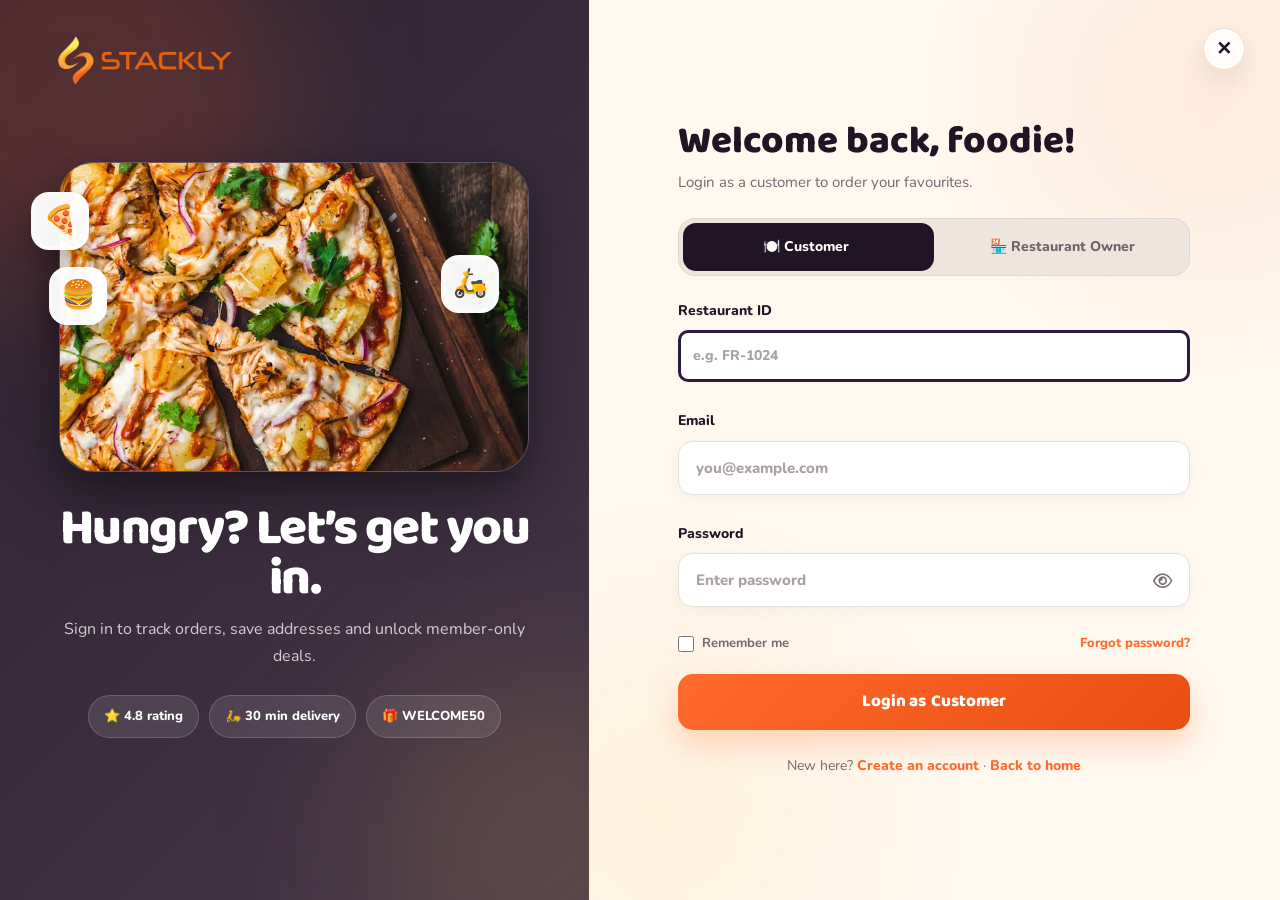
<file: login.html>
<!doctype html>
<html lang="en">
  <head>
    <meta charset="UTF-8" />
    <meta name="viewport" content="width=device-width,initial-scale=1" />
    <title>Stackly | Login</title>
    <link rel="preconnect" href="https://fonts.googleapis.com" />
    <link
      href="https://fonts.googleapis.com/css2?family=Baloo+2:wght@600;800&family=Nunito:wght@400;700&display=swap"
      rel="stylesheet"
    />
    <link
      rel="stylesheet"
      href="https://cdnjs.cloudflare.com/ajax/libs/font-awesome/6.5.2/css/all.min.css"
    />
    <link rel="stylesheet" href="css/common.css" />
    <link rel="stylesheet" href="css/login.css" />
  </head>
  <body class="pg-login">
    <main class="lw">
      <aside class="art">
        <a class="logo" href="index.html">
          <img src="images/logo.webp" alt="Stackly">
        </a>
        <div class="pic">
          <img
            src="images/food6.webp"
            alt="Fresh pizza"
          /><span class="fl f1">🍕</span><span class="fl f2">🍔</span
          ><span class="fl f3">🛵</span>
        </div>
        <h1>Hungry? Let’s get you in.</h1>
        <p>
          Sign in to track orders, save addresses and unlock member-only deals.
        </p>
        <div class="chips">
          <span>⭐ 4.8 rating</span><span>🛵 30 min delivery</span
          ><span>🎁 WELCOME50</span>
        </div>
      </aside>
      <section class="fm">
        <a class="x" href="index.html" aria-label="Close login" title="Close"
          >✕</a
        >
        <div class="box">
          <h2 id="t">Welcome back, foodie!</h2>
          <p id="st" class="st">
            Login as a customer to order your favourites.
          </p>
          <div class="roles" role="tablist">
            <i class="slide"></i
            ><button
              class="on"
              data-r="Customer"
              data-t="Welcome back, foodie!"
              data-s="Login as a customer to order your favourites."
            >
              🍽️ Customer</button
            ><button
              data-r="Restaurant Owner"
              data-t="Manage your kitchen"
              data-s="Login as a restaurant owner to manage menu and orders."
            >
              🏪 Restaurant Owner
            </button>
          </div>
          <form id="f">
            <label id="rid" class="hide"
              >Restaurant ID<input placeholder="e.g. FR-1024"
            /></label>
            <label
              >Email<input type="email" placeholder="you@example.com" required
            /></label>
            <label>
                Password
                <span class="pw">
                <input
                  id="pw"
                  type="password"
                  placeholder="Enter password"
                  required
                />
                <button type="button" id="eye" aria-label="Show password">
                  <i class="fa-regular fa-eye"></i>
                </button>
            </span>
            </label>
            <div class="row">
              <label class="ck"><input type="checkbox" /> Remember me</label
              ><a href="contact.html">Forgot password?</a>
            </div>
            <button class="btn go">
              Login as <span id="rn">Customer</span>
            </button>
            <p class="ok" id="ok"></p>
          </form>
          <p class="alt">
            New here? <a href="signup.html">Create an account</a> ·
            <a href="index.html">Back to home</a>
          </p>
        </div>
      </section>
    </main>
    <script src="js/login.js"></script>
  </body>
</html>
</file>
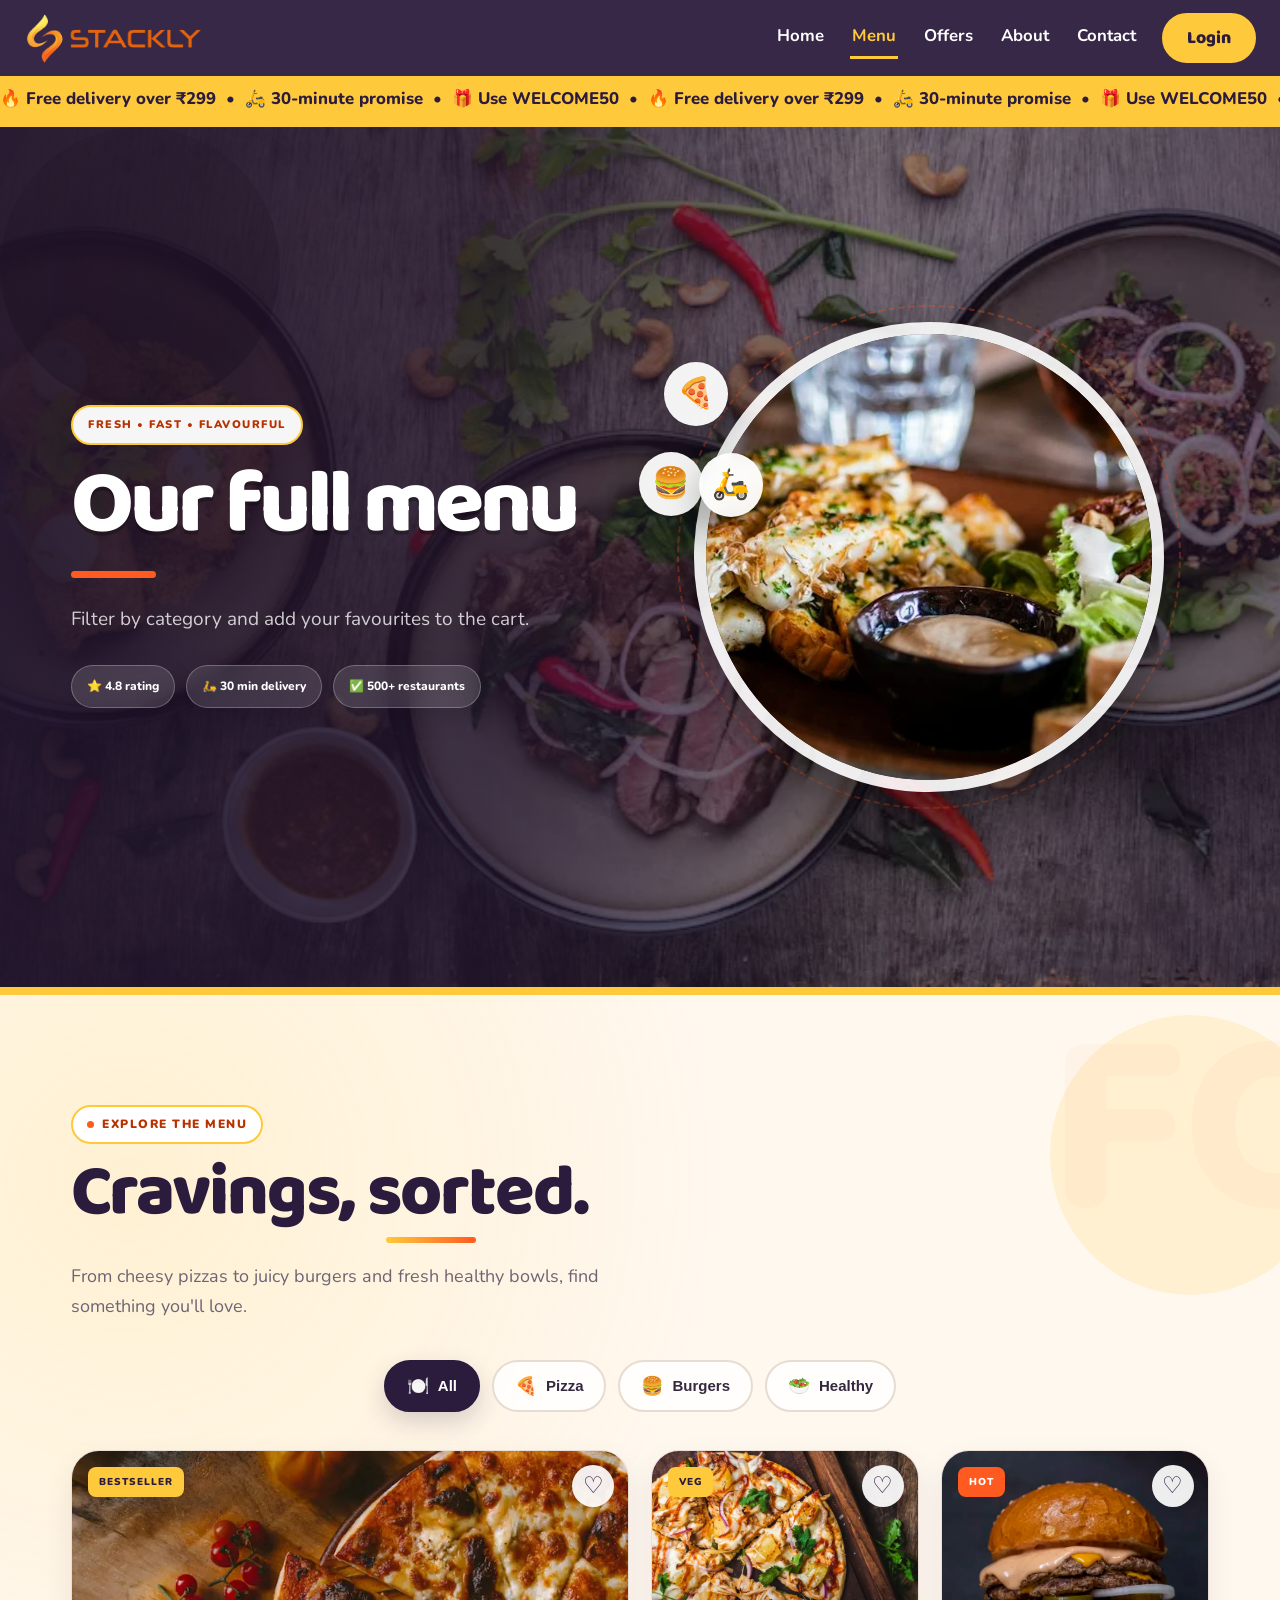
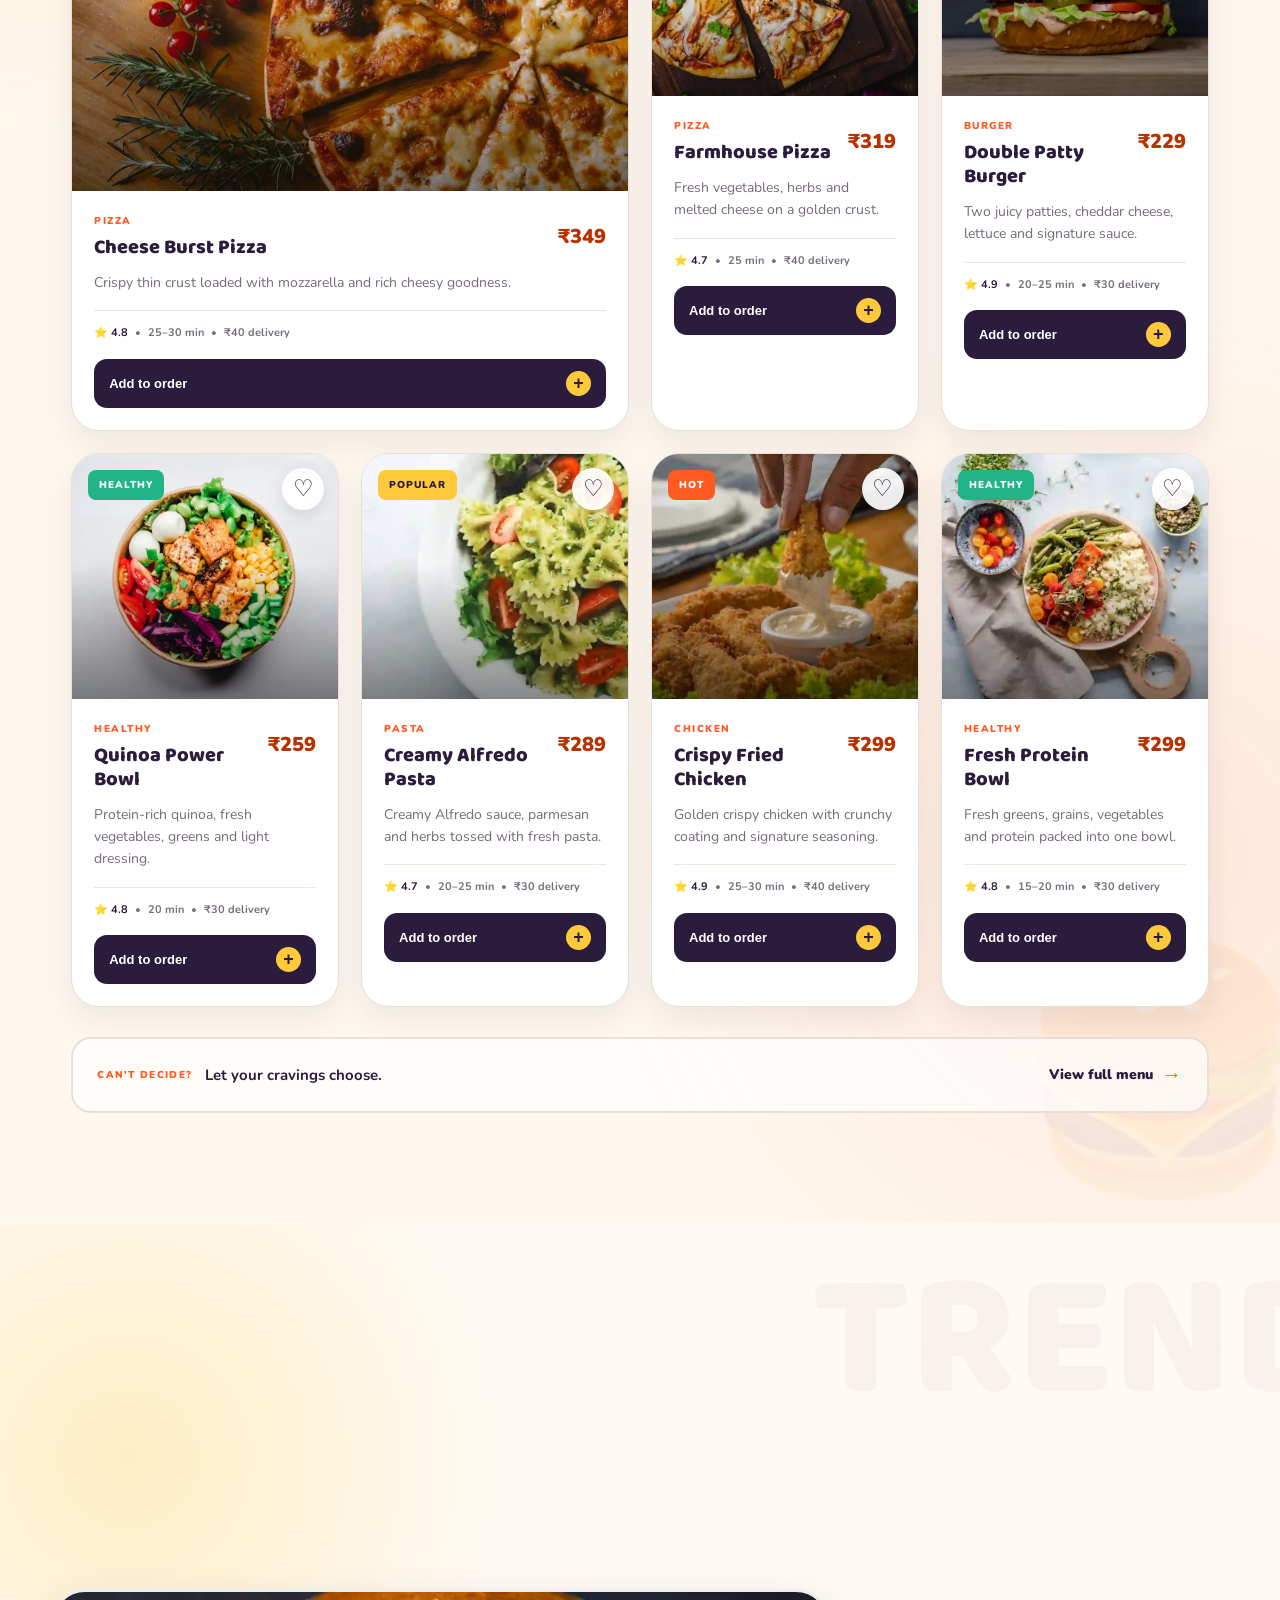
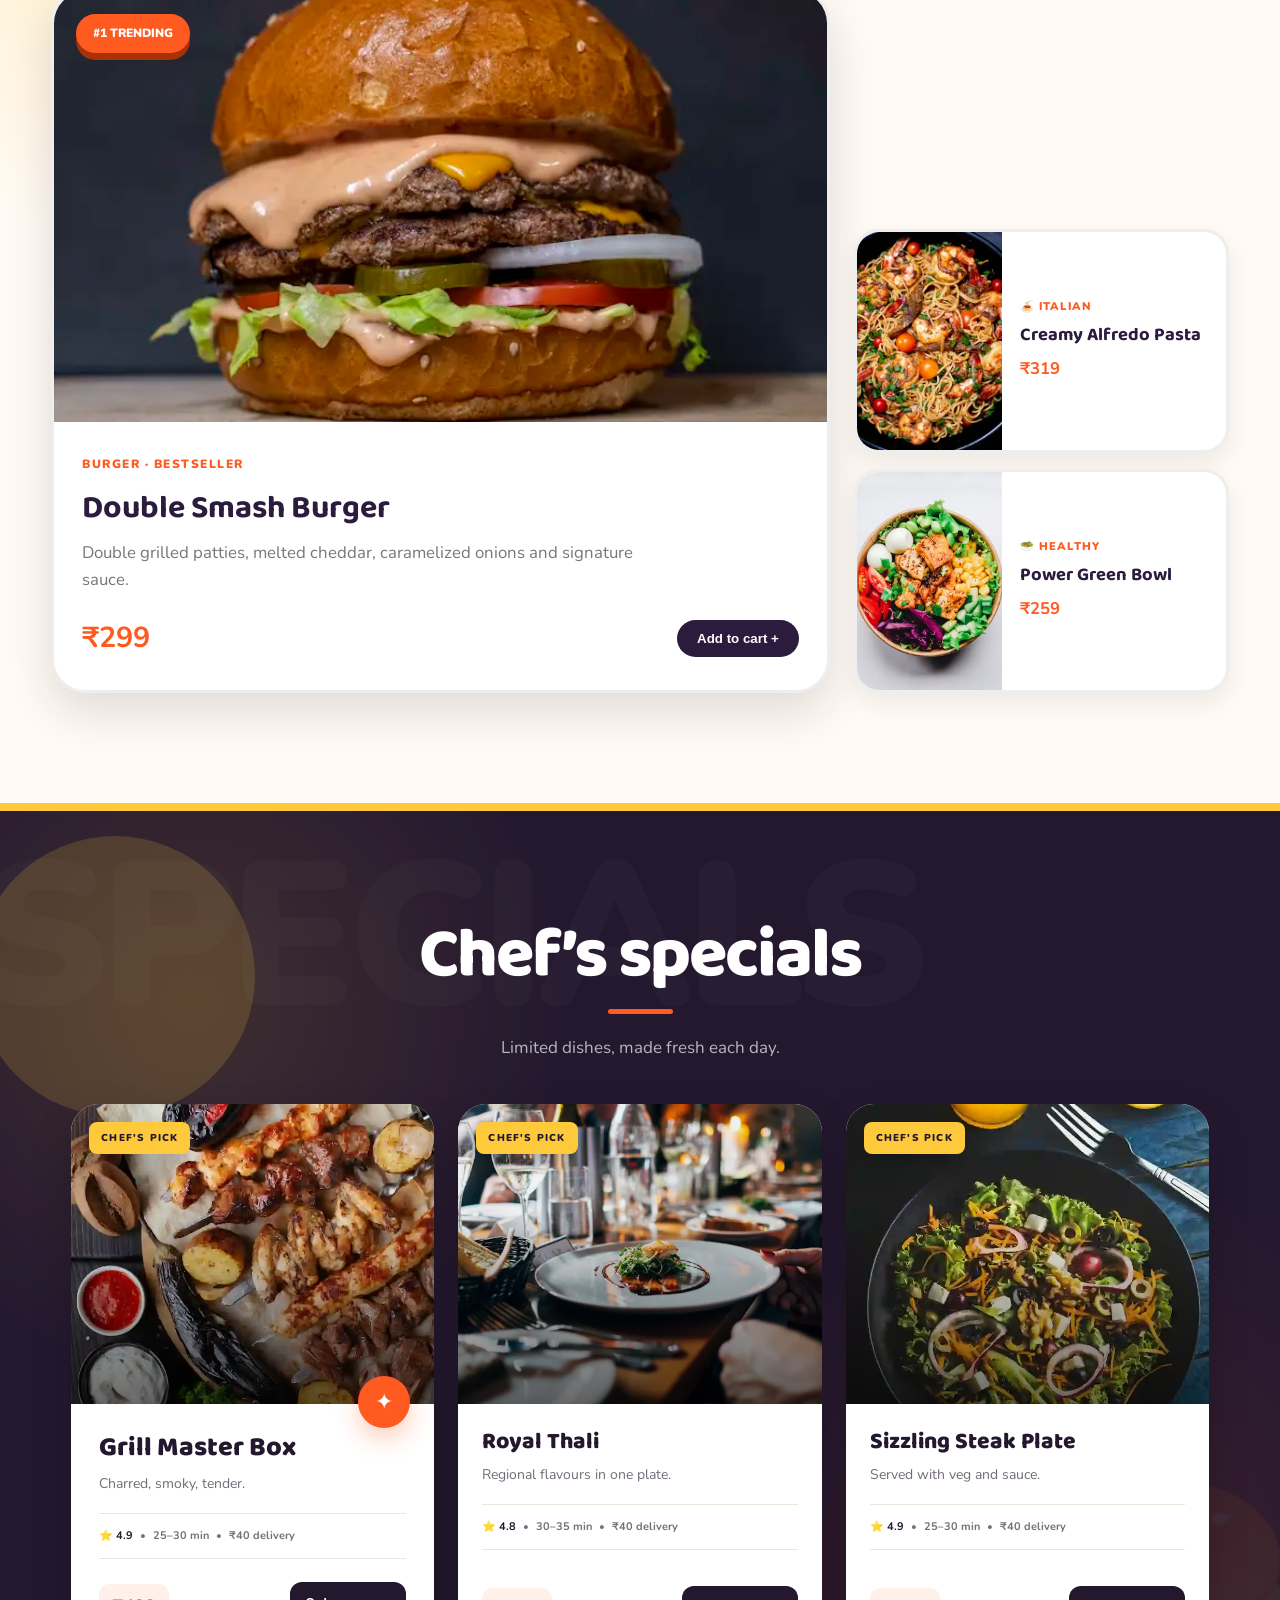
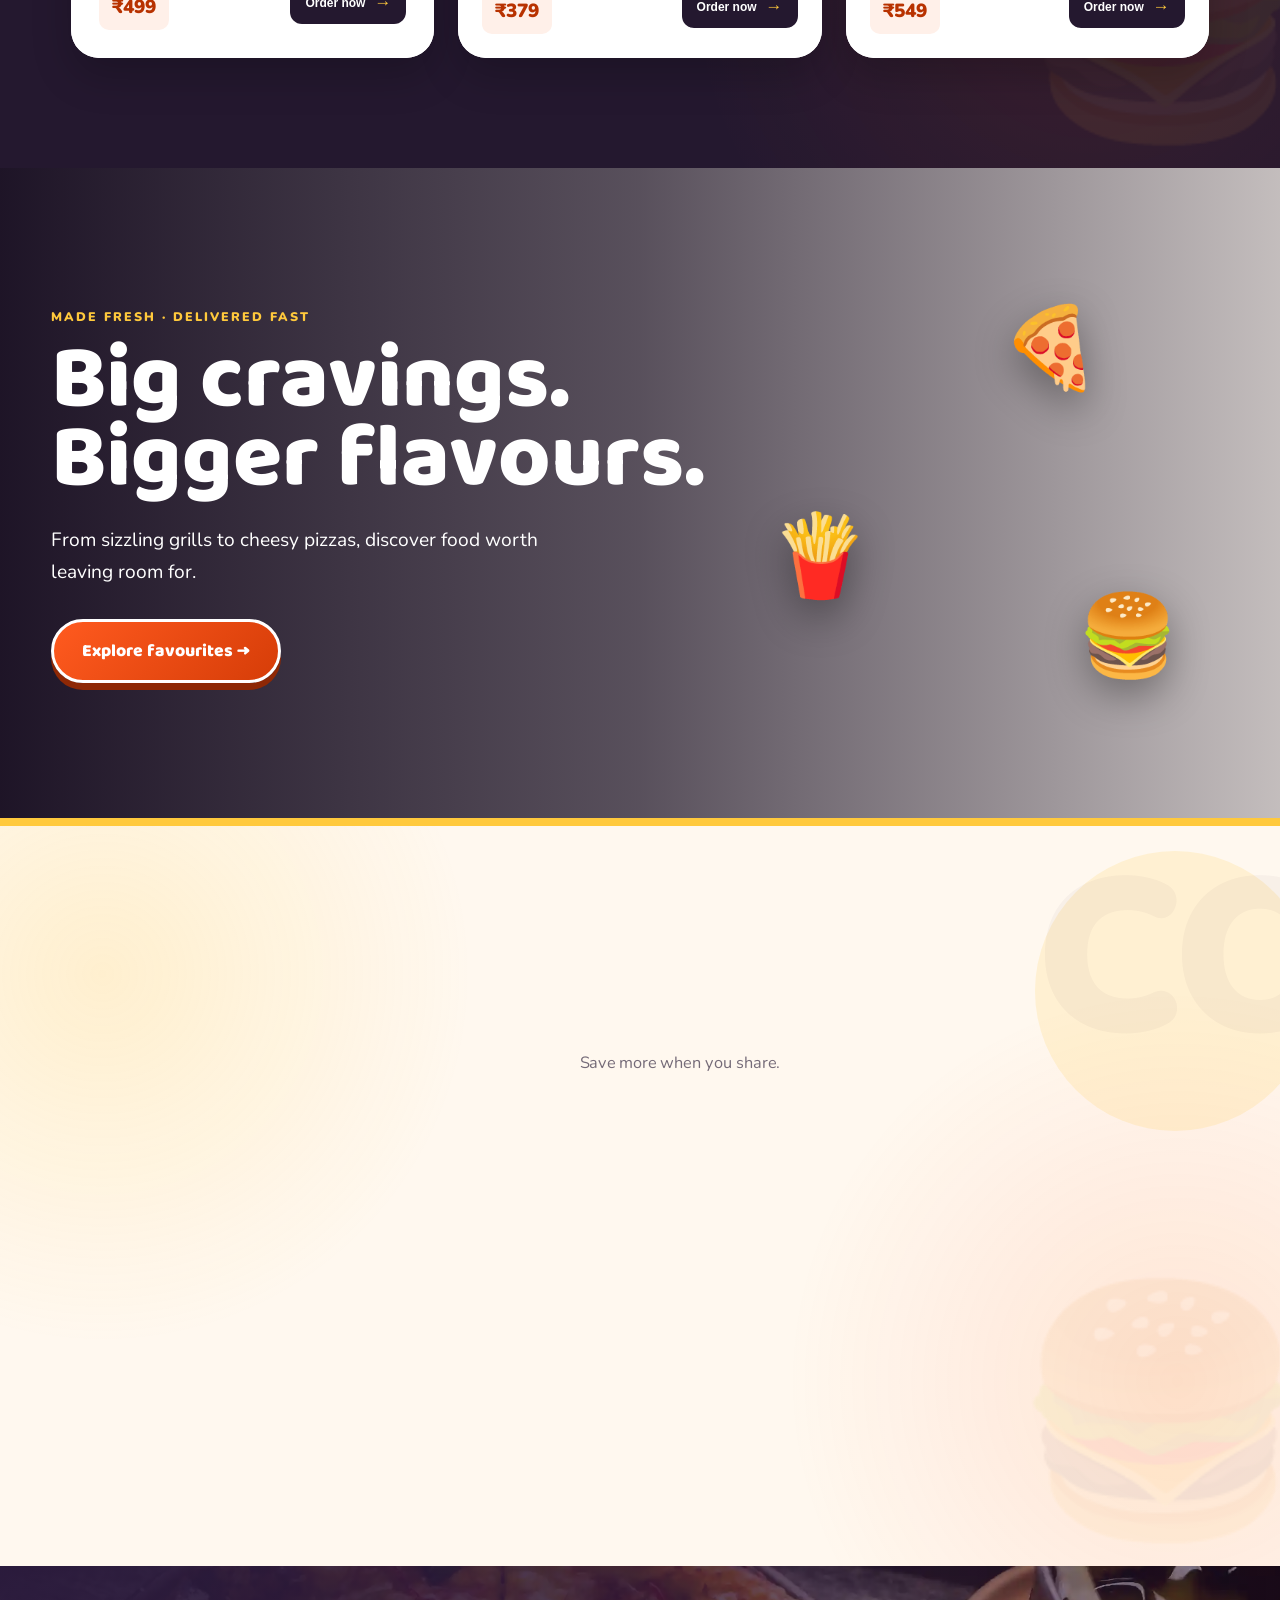
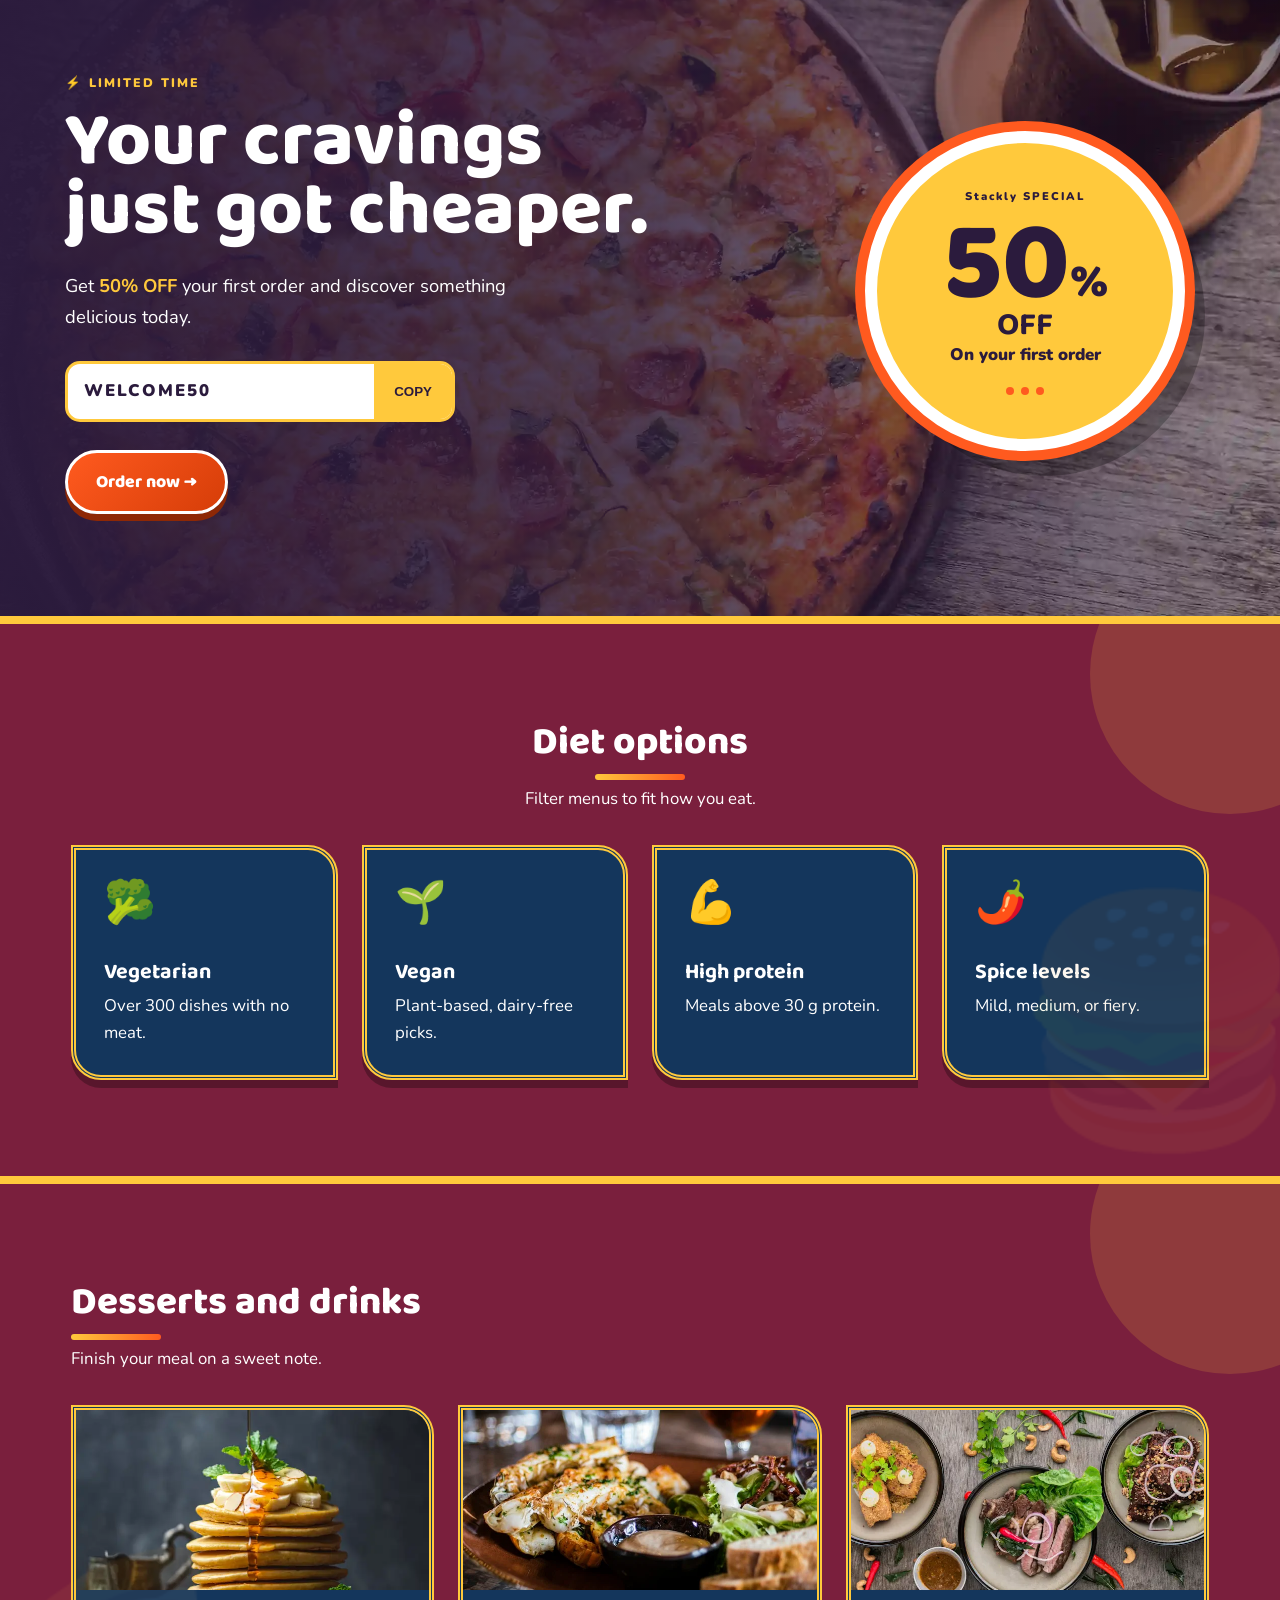
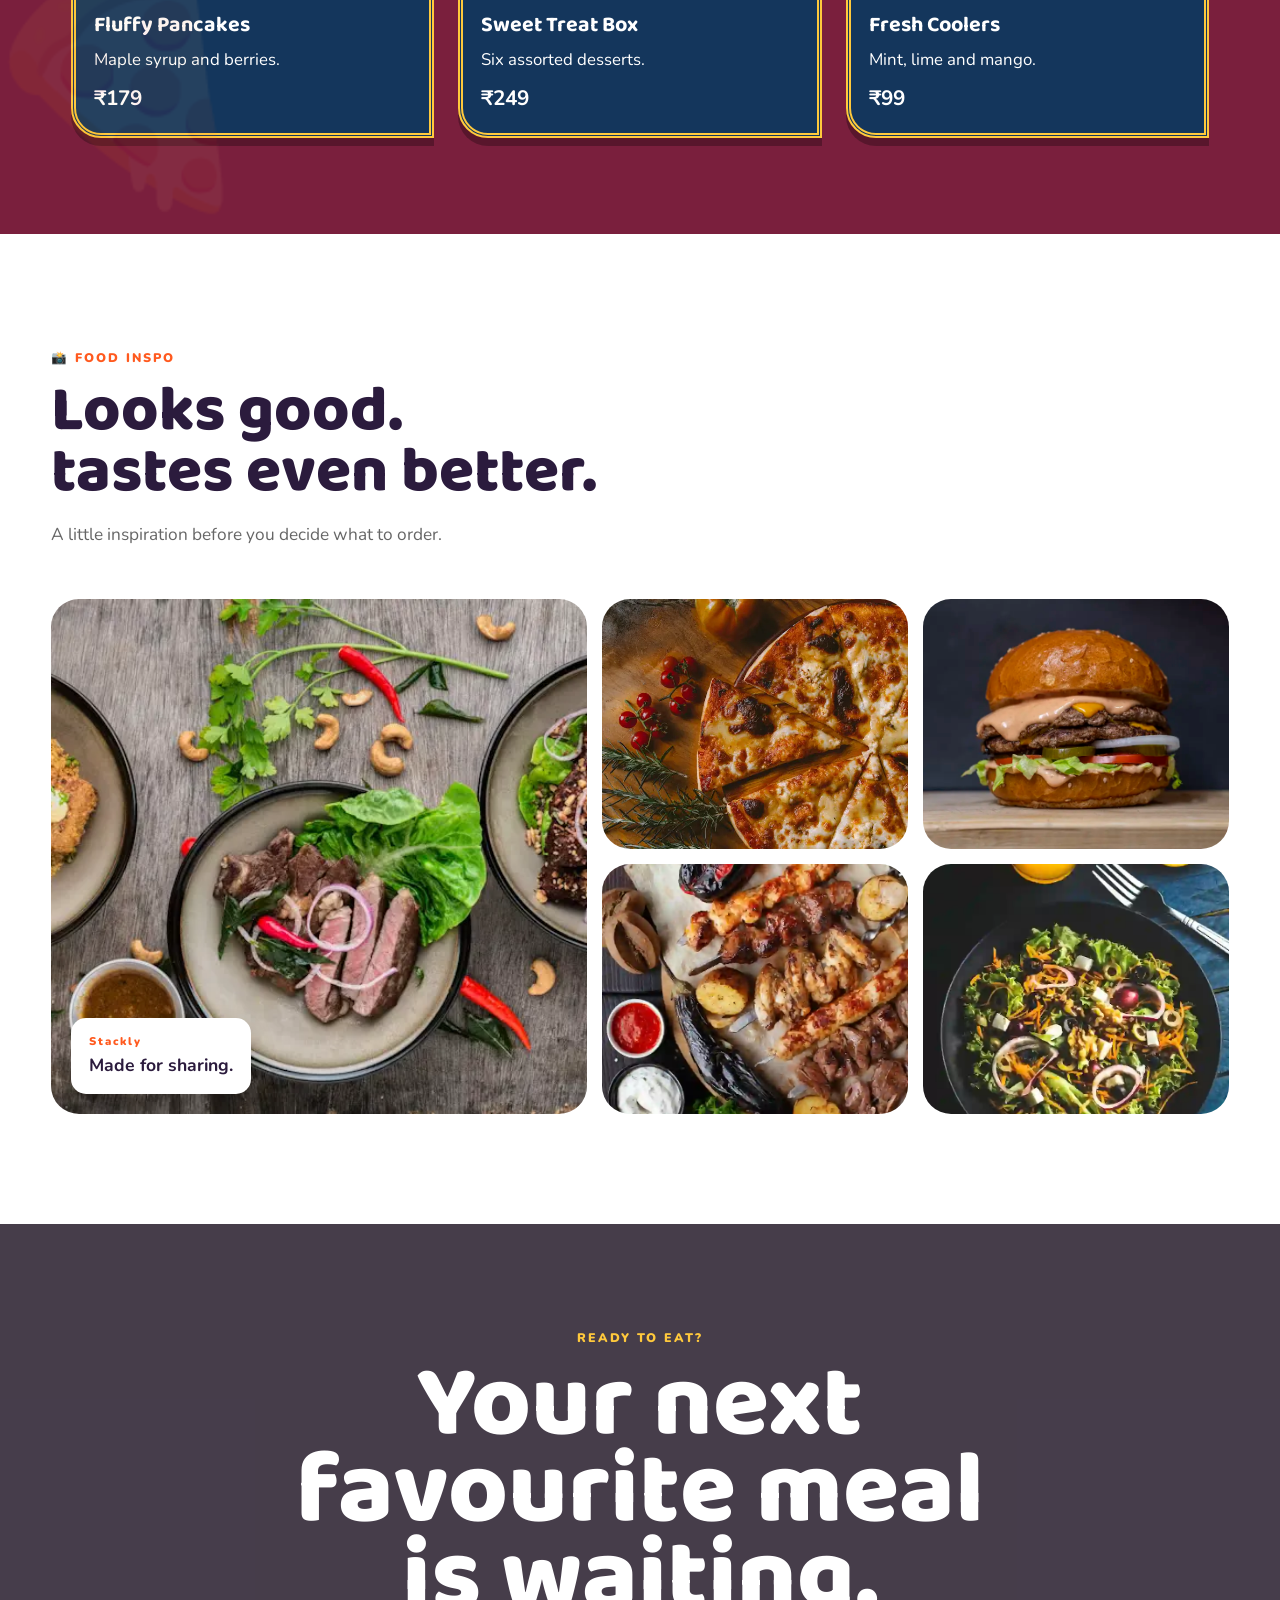
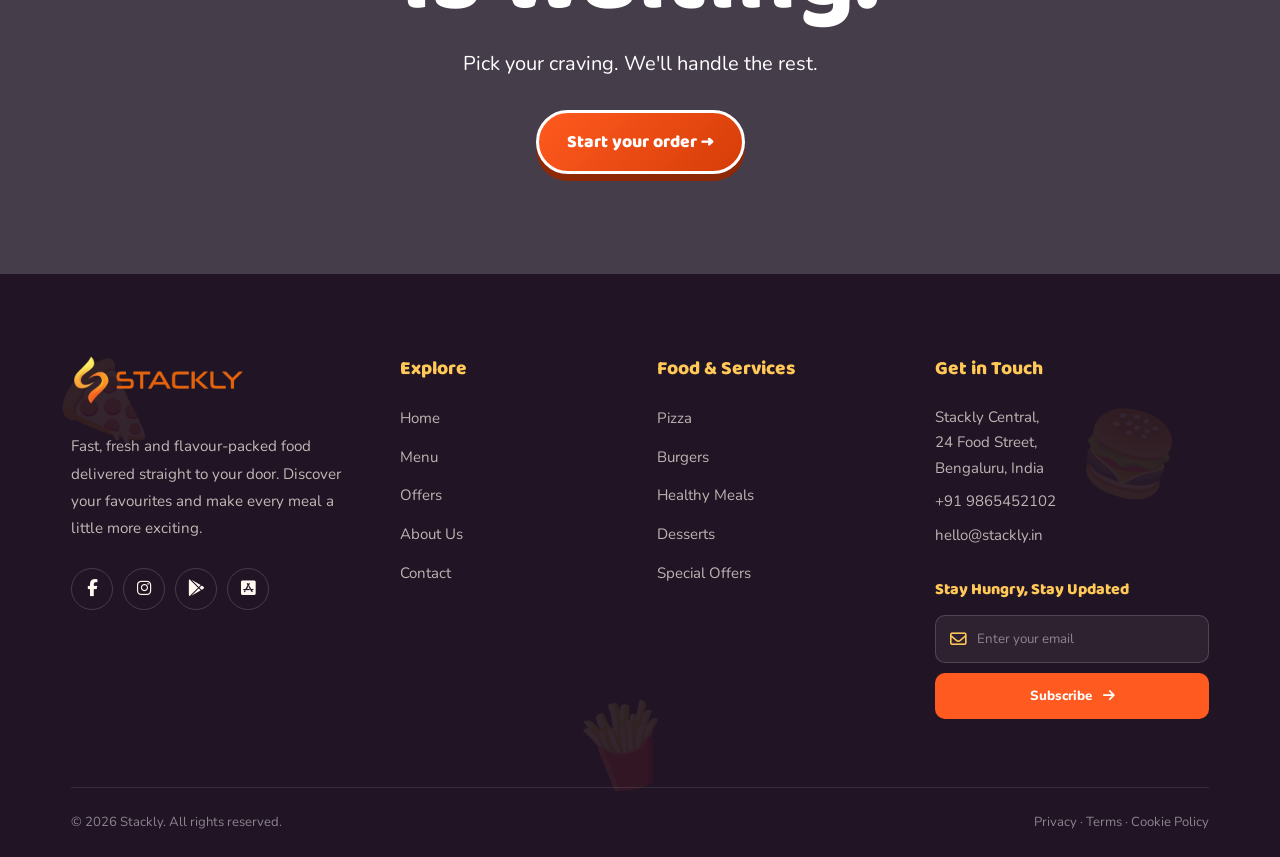
<file: menu.html>
<!doctype html>
<html lang="en">
  <head>
    <meta charset="UTF-8" />
    <meta name="viewport" content="width=device-width,initial-scale=1" />
    <title>Stackly | Menu</title>
    <link rel="preconnect" href="https://fonts.googleapis.com" />
    <link
      href="https://fonts.googleapis.com/css2?family=Baloo+2:wght@600;800&family=Nunito:wght@400;700&display=swap"
      rel="stylesheet"
    />
    <link rel="stylesheet" href="https://cdnjs.cloudflare.com/ajax/libs/font-awesome/6.5.2/css/all.min.css">
    <link rel="stylesheet" href="css/common.css" />
    <link rel="stylesheet" href="css/menu.css" />
  </head>
  <body class="pg-menu">
    <header class="hd">
       <a class="logo" href="index.html">
        <img src="images/logo.webp" alt="Stackly">
      </a>
      <button class="burger" aria-label="Menu"><i></i><i></i><i></i></button>
      <nav class="nav">
        <ul>
          <li><a href="index.html">Home</a></li>
          <li><a href="menu.html" class="cur">Menu</a></li>
          <li><a href="offers.html">Offers</a></li>
          <li><a href="about.html">About</a></li>
          <li><a href="contact.html">Contact</a></li>
          <li><button class="btn lg" id="loginBtn">Login</button></li>
        </ul>
      </nav>
    </header>
    <div class="marq">
      <div>
        🔥 Free delivery over ₹299 &nbsp;•&nbsp; 🛵 30-minute promise
        &nbsp;•&nbsp; 🎁 Use WELCOME50 &nbsp;•&nbsp; 🔥 Free delivery over ₹299
        &nbsp;•&nbsp; 🛵 30-minute promise &nbsp;•&nbsp; 🎁 Use WELCOME50
        &nbsp;•&nbsp;
      </div>
    </div>
    <main>
      <section class="s s1 hero">
        <div class="wrap hg">
          <div>
            <h1 class="reveal">Our full menu</h1>
            <p class="reveal">
              Filter by category and add your favourites to the cart.
            </p>
            <div class="chips">
              <span>⭐ 4.8 rating</span><span>🛵 30 min delivery</span
              ><span>✅ 500+ restaurants</span>
            </div>
          </div>
          <div class="himg">
            <img
              src="images/food15.webp"
              alt="hero food"
            /><span class="fl f1">🍕</span><span class="fl f2">🍔</span
            ><span class="fl f3">🛵</span>
          </div>
        </div>
      </section>

<!-- ================= CATEGORY SECTION ================= -->
<section class="s s2 food-category-section">
  <div class="wrap">

    <div class="category-heading reveal">
      <span class="category-kicker">EXPLORE THE MENU</span>
      <h2>Cravings, sorted.</h2>
      <p>
        From cheesy pizzas to juicy burgers and fresh healthy bowls,
        find something you'll love.
      </p>
    </div>

    <!-- Category Tabs -->
    <div class="tabs category-tabs reveal">
      <button class="on" data-f="all">
        <span>🍽️</span>
        All
      </button>

      <button data-f="pizza">
        <span>🍕</span>
        Pizza
      </button>

      <button data-f="burger">
        <span>🍔</span>
        Burgers
      </button>

      <button data-f="healthy">
        <span>🥗</span>
        Healthy
      </button>
    </div>

    <!-- Food Cards -->
    <div class="grid category-grid">

      <!-- Pizza -->
      <article data-c="pizza" class="card food-card food-feature reveal">

        <div class="food-image">
          <img
            src="images/food2.webp"
            alt="Cheese Burst Pizza"
            loading="lazy"
          />

          <span class="food-badge">BESTSELLER</span>

          <button class="food-fav" aria-label="Add to favourites">
            ♡
          </button>

          <div class="food-overlay">
            <span>🔥 Popular choice</span>
          </div>
        </div>

        <div class="cb food-content">

          <div class="food-top">
            <div>
              <span class="food-type">PIZZA</span>
              <h3>Cheese Burst Pizza</h3>
            </div>

            <strong class="pr">₹349</strong>
          </div>

          <p>
            Crispy thin crust loaded with mozzarella and rich cheesy
            goodness.
          </p>

          <div class="food-meta">
            <span>⭐ 4.8</span>
            <span>•</span>
            <span>25–30 min</span>
            <span>•</span>
            <span>₹40 delivery</span>
          </div>

          <button class="food-order">
            Add to order
            <span>+</span>
          </button>

        </div>
      </article>


      <!-- Pizza -->
      <article data-c="pizza" class="card food-card reveal">

        <div class="food-image">
          <img
            src="images/food6.webp"
            alt="Farmhouse Pizza"
            loading="lazy"
          />

          <span class="food-badge">VEG</span>

          <button class="food-fav" aria-label="Add to favourites">
            ♡
          </button>
        </div>

        <div class="cb food-content">

          <div class="food-top">
            <div>
              <span class="food-type">PIZZA</span>
              <h3>Farmhouse Pizza</h3>
            </div>

            <strong class="pr">₹319</strong>
          </div>

          <p>
            Fresh vegetables, herbs and melted cheese on a golden crust.
          </p>

          <div class="food-meta">
            <span>⭐ 4.7</span>
            <span>•</span>
            <span>25 min</span>
            <span>•</span>
            <span>₹40 delivery</span>
          </div>

          <button class="food-order">
            Add to order
            <span>+</span>
          </button>

        </div>
      </article>


      <!-- Burger -->
      <article data-c="burger" class="card food-card reveal">

        <div class="food-image">
          <img
            src="images/food3.webp"
            alt="Double Patty Burger"
            loading="lazy"
          />

          <span class="food-badge hot">HOT</span>

          <button class="food-fav" aria-label="Add to favourites">
            ♡
          </button>
        </div>

        <div class="cb food-content">

          <div class="food-top">
            <div>
              <span class="food-type">BURGER</span>
              <h3>Double Patty Burger</h3>
            </div>

            <strong class="pr">₹229</strong>
          </div>

          <p>
            Two juicy patties, cheddar cheese, lettuce and signature sauce.
          </p>

          <div class="food-meta">
            <span>⭐ 4.9</span>
            <span>•</span>
            <span>20–25 min</span>
            <span>•</span>
            <span>₹30 delivery</span>
          </div>

          <button class="food-order">
            Add to order
            <span>+</span>
          </button>

        </div>
      </article>


      <!-- Healthy -->
      <article data-c="healthy" class="card food-card reveal">

        <div class="food-image">
          <img
            src="images/food4.webp"
            alt="Quinoa Power Bowl"
            loading="lazy"
          />

          <span class="food-badge healthy-badge">HEALTHY</span>

          <button class="food-fav" aria-label="Add to favourites">
            ♡
          </button>
        </div>

        <div class="cb food-content">

          <div class="food-top">
            <div>
              <span class="food-type">HEALTHY</span>
              <h3>Quinoa Power Bowl</h3>
            </div>

            <strong class="pr">₹259</strong>
          </div>

          <p>
            Protein-rich quinoa, fresh vegetables, greens and light dressing.
          </p>

          <div class="food-meta">
            <span>⭐ 4.8</span>
            <span>•</span>
            <span>20 min</span>
            <span>•</span>
            <span>₹30 delivery</span>
          </div>

          <button class="food-order">
            Add to order
            <span>+</span>
          </button>

        </div>
      </article>

<!-- Pasta -->
<article data-c="pizza" class="card food-card reveal">

  <div class="food-image">
    <img
      src="images/food16.webp"
      alt="Creamy Alfredo Pasta"
      loading="lazy"
    />

    <span class="food-badge">POPULAR</span>

    <button class="food-fav" aria-label="Add to favourites">
      ♡
    </button>
  </div>

  <div class="cb food-content">

    <div class="food-top">
      <div>
        <span class="food-type">PASTA</span>
        <h3>Creamy Alfredo Pasta</h3>
      </div>

      <strong class="pr">₹289</strong>
    </div>

    <p>
      Creamy Alfredo sauce, parmesan and herbs tossed with fresh pasta.
    </p>

    <div class="food-meta">
      <span>⭐ 4.7</span>
      <span>•</span>
      <span>20–25 min</span>
      <span>•</span>
      <span>₹30 delivery</span>
    </div>

    <button class="food-order">
      Add to order
      <span>+</span>
    </button>

  </div>
</article>


<!-- Fried Chicken -->
<article data-c="burger" class="card food-card reveal">

  <div class="food-image">
    <img
      src="images/food17.webp"
      alt="Crispy Fried Chicken"
      loading="lazy"
    />

    <span class="food-badge hot">HOT</span>

    <button class="food-fav" aria-label="Add to favourites">
      ♡
    </button>
  </div>

  <div class="cb food-content">

    <div class="food-top">
      <div>
        <span class="food-type">CHICKEN</span>
        <h3>Crispy Fried Chicken</h3>
      </div>

      <strong class="pr">₹299</strong>
    </div>

    <p>
      Golden crispy chicken with crunchy coating and signature seasoning.
    </p>

    <div class="food-meta">
      <span>⭐ 4.9</span>
      <span>•</span>
      <span>25–30 min</span>
      <span>•</span>
      <span>₹40 delivery</span>
    </div>

    <button class="food-order">
      Add to order
      <span>+</span>
    </button>

  </div>
</article>


<!-- Salmon Bowl -->
<article data-c="healthy" class="card food-card reveal">

  <div class="food-image">
    <img
      src="images/food18.webp"
      alt="Fresh Protein Bowl"
      loading="lazy"
    />

    <span class="food-badge healthy-badge">HEALTHY</span>

    <button class="food-fav" aria-label="Add to favourites">
      ♡
    </button>
  </div>

  <div class="cb food-content">

    <div class="food-top">
      <div>
        <span class="food-type">HEALTHY</span>
        <h3>Fresh Protein Bowl</h3>
      </div>

      <strong class="pr">₹299</strong>
    </div>

    <p>
      Fresh greens, grains, vegetables and protein packed into one bowl.
    </p>

    <div class="food-meta">
      <span>⭐ 4.8</span>
      <span>•</span>
      <span>15–20 min</span>
      <span>•</span>
      <span>₹30 delivery</span>
    </div>

    <button class="food-order">
      Add to order
      <span>+</span>
    </button>

  </div>
</article>

    </div>

    <!-- Bottom highlight -->
    <div class="category-bottom reveal">
      <div>
        <span>CAN'T DECIDE?</span>
        <strong>Let your cravings choose.</strong>
      </div>

      <a href="error.html">View full menu <span>→</span></a>
    </div>

  </div>
</section>

<!-- =========================================================
     PREMIUM SECTION — TODAY'S TRENDING
========================================================= -->
<section class="menu-trending">
  <div class="menu-premium-wrap">

    <div class="menu-section-heading reveal">
      <span class="menu-eyebrow">🔥 TRENDING NOW</span>

      <h2>What everyone is<br>ordering today.</h2>

      <p>
        Popular dishes that are getting the most attention
        right now.
      </p>
    </div>

    <div class="trending-layout">

      <article class="trend-feature reveal">

        <div class="trend-image">
          <img
            src="images/food3.webp"
            alt="Signature burger"
          />

          <span class="trend-badge">#1 TRENDING</span>
        </div>

        <div class="trend-content">
          <div>
            <span class="trend-category">BURGER · BESTSELLER</span>

            <h3>Double Smash Burger</h3>

            <p>
              Double grilled patties, melted cheddar,
              caramelized onions and signature sauce.
            </p>
          </div>

          <div class="trend-bottom">
            <strong>₹299</strong>

            <button class="trend-order">
              Add to cart +
            </button>
          </div>
        </div>

      </article>


      <div class="trend-side">

        <article class="trend-small reveal">

          <img
            src="images/food2.webp"
            alt="Pizza"
          />

          <div>
            <span>🍕 PIZZA</span>
            <h3>Loaded Cheese Pizza</h3>
            <strong>₹349</strong>
          </div>

        </article>


        <article class="trend-small reveal">

          <img
            src="images/food19.webp"
            alt="Pasta"
          />

          <div>
            <span>🍝 ITALIAN</span>
            <h3>Creamy Alfredo Pasta</h3>
            <strong>₹319</strong>
          </div>

        </article>


        <article class="trend-small reveal">

          <img
            src="images/food4.webp"
            alt="Healthy bowl"
          />

          <div>
            <span>🥗 HEALTHY</span>
            <h3>Power Green Bowl</h3>
            <strong>₹259</strong>
          </div>

        </article>

      </div>

    </div>

  </div>
</section>

<!-- ======================================== -->
      <section class="s s3">
        <div class="wrap">
          <h2 class="reveal">Chef’s specials</h2>
          <p class="sub reveal">Limited dishes, made fresh each day.</p>
          <div class="grid">
            <article class="card reveal">
              <img
                src="images/food7.webp"
                alt="Grill Master Box"
                loading="lazy"
              />
              <div class="cb">
                <h3>Grill Master Box</h3>
                <p>Charred, smoky, tender.</p>
                <div class="special-meta">
                  <span>⭐ 4.9</span>
                  <span>•</span>
                  <span>25–30 min</span>
                  <span>•</span>
                  <span>₹40 delivery</span>
                </div>

                <div class="special-bottom">
                  <b class="pr">₹499</b>
                  <button class="special-order">
                    Order now
                    <span>→</span>
                  </button>
                </div>
              </div>
            </article>
            <article class="card reveal">
              <img
                src="images/food8.webp"
                alt="Royal Thali"
                loading="lazy"
              />
              <div class="cb">
                <h3>Royal Thali</h3>
                <p>Regional flavours in one plate.</p>
                
                <div class="special-meta">
                  <span>⭐ 4.8</span>
                  <span>•</span>
                  <span>30–35 min</span>
                  <span>•</span>
                  <span>₹40 delivery</span>
                </div>

                <div class="special-bottom">
                  <b class="pr">₹379</b>
                  <button class="special-order">
                    Order now
                    <span>→</span>
                  </button>
                </div>

              </div>

            </article>
            <article class="card reveal">
              <img
                src="images/food21.webp"
                alt="Sizzling Steak Plate"
                loading="lazy"
              />
              <div class="cb">
                <h3>Sizzling Steak Plate</h3>
                <p>Served with veg and sauce.</p>
                <div class="special-meta">
                  <span>⭐ 4.9</span>
                  <span>•</span>
                  <span>25–30 min</span>
                  <span>•</span>
                  <span>₹40 delivery</span>
                </div>

                <div class="special-bottom">
                  <b class="pr">₹549</b>
                  <button class="special-order">
                    Order now
                    <span>→</span>
                  </button>
                </div>
              </div>
            </article>
          </div>
        </div>
      </section>

<!-- =========================================================
     PREMIUM FOOD EXPERIENCE BANNER
========================================================= -->
<section class="menu-food-banner">

  <div class="menu-food-overlay"></div>

  <div class="menu-food-content reveal">

    <span class="menu-eyebrow light">
      MADE FRESH · DELIVERED FAST
    </span>

    <h2>
      Big cravings.<br>
      Bigger flavours.
    </h2>

    <p>
      From sizzling grills to cheesy pizzas,
      discover food worth leaving room for.
    </p>

    <a href="error.html" class="menu-premium-btn">
      Explore favourites →
    </a>

  </div>

  <div class="food-float food-float-1">🍕</div>
  <div class="food-float food-float-2">🍔</div>
  <div class="food-float food-float-3">🍟</div>

</section>

<!-- ====================== -->
      <section class="s s4" id="menu-deals">
        <div class="wrap">
          <h2 class="reveal">Combo meals</h2>
          <p class="sub reveal">Save more when you share.</p>
          <div class="grid">
            <article class="card tc reveal">
              <div class="ic">👫</div>
              <div class="cb">
                <h3>Couple combo</h3>
                <p>2 mains, 2 sides, 2 drinks for ₹599.</p>
              </div>
            </article>
            <article class="card tc reveal">
              <div class="ic">👨‍👩‍👧</div>
              <div class="cb">
                <h3>Family feast</h3>
                <p>4 mains, breads, dessert for ₹1199.</p>
              </div>
            </article>
            <article class="card tc reveal">
              <div class="ic">🎓</div>
              <div class="cb">
                <h3>Student meal</h3>
                <p>A main and a drink for ₹149.</p>
              </div>
            </article>
          </div>
        </div>
      </section>

<!-- =========================================================
     PREMIUM LIMITED DEAL
========================================================= -->
<section class="menu-deal">

  <div class="deal-background"></div>

  <div class="deal-wrap">

    <div class="deal-copy reveal">

      <span class="menu-eyebrow light">
        ⚡ LIMITED TIME
      </span>

      <h2>
        Your cravings<br>
        just got cheaper.
      </h2>

      <p>
        Get <strong>50% OFF</strong> your first order
        and discover something delicious today.
      </p>

      <div class="deal-code">
        <span>WELCOME50</span>

        <button
          onclick="navigator.clipboard.writeText('WELCOME50')"
        >
          COPY
        </button>
      </div>

      <a href="error.html" class="menu-premium-btn">
        Order now →
      </a>

    </div>


    <div class="deal-card reveal">

      <span class="deal-card-label">
        Stackly SPECIAL
      </span>

      <div class="deal-percent">
        50<span>%</span>
      </div>

      <h3>OFF</h3>

      <p>
        On your first order
      </p>

      <div class="deal-dots">
        <span></span>
        <span></span>
        <span></span>
      </div>

    </div>

  </div>

</section>

<!-- ====================== -->
      <section class="s s5">
        <div class="wrap">
          <h2 class="reveal">Diet options</h2>
          <p class="sub reveal">Filter menus to fit how you eat.</p>
          <div class="grid">
            <article class="card tc reveal">
              <div class="ic">🥦</div>
              <div class="cb">
                <h3>Vegetarian</h3>
                <p>Over 300 dishes with no meat.</p>
              </div>
            </article>
            <article class="card tc reveal">
              <div class="ic">🌱</div>
              <div class="cb">
                <h3>Vegan</h3>
                <p>Plant-based, dairy-free picks.</p>
              </div>
            </article>
            <article class="card tc reveal">
              <div class="ic">💪</div>
              <div class="cb">
                <h3>High protein</h3>
                <p>Meals above 30 g protein.</p>
              </div>
            </article>
            <article class="card tc reveal">
              <div class="ic">🌶️</div>
              <div class="cb">
                <h3>Spice levels</h3>
                <p>Mild, medium, or fiery.</p>
              </div>
            </article>
          </div>
        </div>
      </section>

<!-- ====================== -->
      <section class="s s6">
        <div class="wrap">
          <h2 class="reveal">Desserts and drinks</h2>
          <p class="sub reveal">Finish your meal on a sweet note.</p>
          <div class="grid">
            <article class="card reveal">
              <img
                src="images/food5.webp"
                alt="Fluffy Pancakes"
                loading="lazy"
              />
              <div class="cb">
                <h3>Fluffy Pancakes</h3>
                <p>Maple syrup and berries.</p>
                <b class="pr">₹179</b>
              </div>
            </article>
            <article class="card reveal">
              <img
                src="images/food15.webp"
                alt="Sweet Treat Box"
                loading="lazy"
              />
              <div class="cb">
                <h3>Sweet Treat Box</h3>
                <p>Six assorted desserts.</p>
                <b class="pr">₹249</b>
              </div>
            </article>
            <article class="card reveal">
              <img
                src="images/food1.webp"
                alt="Fresh Coolers"
                loading="lazy"
              />
              <div class="cb">
                <h3>Fresh Coolers</h3>
                <p>Mint, lime and mango.</p>
                <b class="pr">₹99</b>
              </div>
            </article>
          </div>
        </div>
      </section>

<!-- =========================================================
     PREMIUM FOOD GALLERY
========================================================= -->
<section class="menu-gallery">

  <div class="menu-premium-wrap">

    <div class="menu-section-heading reveal">

      <span class="menu-eyebrow">
        📸 FOOD INSPO
      </span>

      <h2>Looks good.<br>tastes even better.</h2>

      <p>
        A little inspiration before you decide
        what to order.
      </p>

    </div>


    <div class="menu-photo-grid">

      <div class="menu-photo photo-large reveal">
        <img
          src="images/food1.webp"
          alt="Food spread"
        />

        <div class="photo-caption">
          <span>Stackly</span>
          <b>Made for sharing.</b>
        </div>
      </div>


      <div class="menu-photo reveal">
        <img
          src="images/food2.webp"
          alt="Pizza"
        />
      </div>


      <div class="menu-photo reveal">
        <img
          src="images/food3.webp"
          alt="Burger"
        />
      </div>


      <div class="menu-photo reveal">
        <img
          src="images/food7.webp"
          alt="Grilled food"
        />
      </div>


      <div class="menu-photo reveal">
        <img
          src="images/food21.webp"
          alt="Fresh meal"
        />
      </div>

    </div>

  </div>

</section>


<!-- =========================================================
     PREMIUM FINAL CTA
========================================================= -->
<section class="menu-final">

  <div class="menu-final-overlay"></div>

  <div class="menu-final-content reveal">

    <span class="menu-eyebrow light">
      READY TO EAT?
    </span>

    <h2>
      Your next<br>
      favourite meal<br>
      is waiting.
    </h2>

    <p>
      Pick your craving. We'll handle the rest.
    </p>

    <a href="error.html" class="menu-premium-btn">
      Start your order →
    </a>

  </div>

</section>

    </main>

<footer class="ftr">

  <!-- Decorative Food Elements -->
  <div class="food-decor">
    <span>🍕</span>
    <span>🍔</span>
    <span>🍟</span>
  </div>

  <div class="wrap">

    <div class="f-grid">

      <!-- BRAND COLUMN -->
      <div class="footer-brand">

        <a href="index.html" class="brand">
          <img src="images/logo.webp" alt="Stackly">
        </a>

        <p>
          Fast, fresh and flavour-packed food delivered
          straight to your door. Discover your favourites
          and make every meal a little more exciting.
        </p>

        <!-- SOCIAL -->
        <div class="soc">

          <a href="error.html" aria-label="Facebook">
            <i class="fa-brands fa-facebook-f"></i>
          </a>

          <a href="error.html" aria-label="Instagram">
            <i class="fa-brands fa-instagram"></i>
          </a>

          <a href="error.html" aria-label="Google Play">
            <i class="fa-brands fa-google-play"></i>
          </a>

          <a href="error.html" aria-label="App Store">
            <i class="fa-brands fa-app-store-ios"></i>
          </a>

        </div>

      </div>


      <!-- EXPLORE -->
      <div>

        <h4>Explore</h4>

        <ul>

          <li>
            <a href="index.html">Home</a>
          </li>

          <li>
            <a href="menu.html">Menu</a>
          </li>

          <li>
            <a href="offers.html">Offers</a>
          </li>

          <li>
            <a href="about.html">About Us</a>
          </li>

          <li>
            <a href="contact.html">Contact</a>
          </li>

        </ul>

      </div>


      <!-- FOOD & SERVICES -->
      <div>

        <h4>Food & Services</h4>

        <ul>

          <li>
            <a href="menu.html">Pizza</a>
          </li>

          <li>
            <a href="menu.html">Burgers</a>
          </li>

          <li>
            <a href="menu.html">Healthy Meals</a>
          </li>

          <li>
            <a href="menu.html">Desserts</a>
          </li>

          <li>
            <a href="offers.html">Special Offers</a>
          </li>

        </ul>

      </div>


      <!-- CONTACT -->
      <div>

        <h4>Get in Touch</h4>

        <p>
          Stackly Central,
          <br>
          24 Food Street,
          <br>
          Bengaluru, India
        </p>

        <p style="margin-top:.5rem">
          +91 9865452102
        </p>

        <p style="margin-top:.5rem">
          hello@stackly.in
        </p>


        <!-- NEWSLETTER -->
        <div class="footer-subscribe">

          <h4>
            Stay Hungry, Stay Updated
          </h4>

          <form class="subscribe-form">

            <div class="subscribe-input">

              <i class="fa-regular fa-envelope"></i>

              <input
                type="email"
                placeholder="Enter your email"
                required
              >

            </div>

            <button
              type="submit"
              class="subscribe-btn"
            >
              Subscribe
              <i class="fa-solid fa-arrow-right"></i>
            </button>

          </form>

          <span class="subscribe-message"></span>

        </div>

      </div>

    </div>


    <!-- FOOTER BOTTOM -->
    <div class="f-bot">

      <span>
        &copy; 2026 Stackly.
        All rights reserved.
      </span>

      <span>
        Privacy &middot;
        Terms &middot;
        Cookie Policy
      </span>

    </div>

  </div>

</footer>

<!-- ================================================== -->
    <div class="modal" id="lm">
      <div class="box">
        <button class="x" aria-label="Close">✕</button>
        <h2>Welcome back</h2>
        <div class="roles">
          <button class="on" data-r="Customer">🍽️ Customer</button
          ><button data-r="Restaurant Owner">🏪 Restaurant Owner</button>
        </div>
        <form onsubmit="return false;">
          <input type="email" placeholder="Email" required /><input
            type="password"
            placeholder="Password"
            required
          /><button class="btn">Login as <span id="rn">Customer</span></button>
        </form>
      </div>
    </div>
    <script src="js/common.js"></script>
    <script src="js/menu.js"></script>
  </body>
</html>
</file>
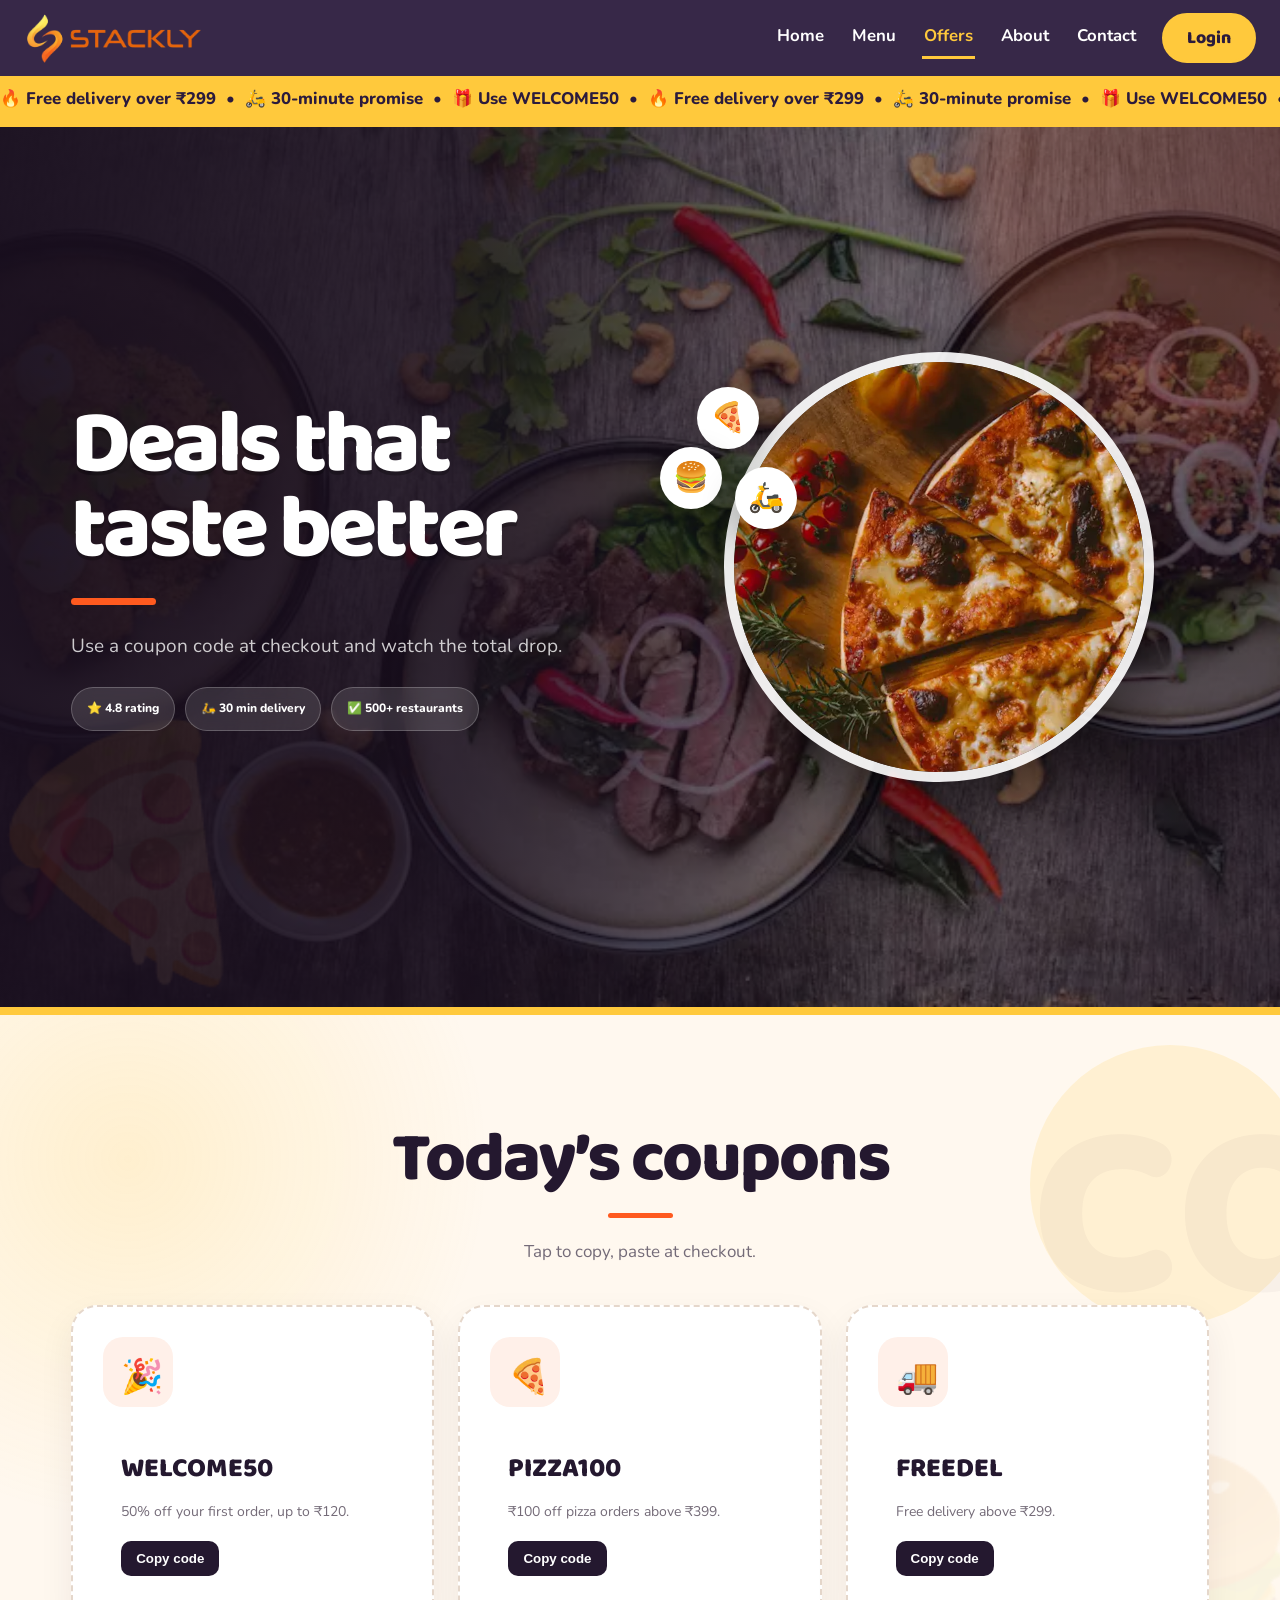
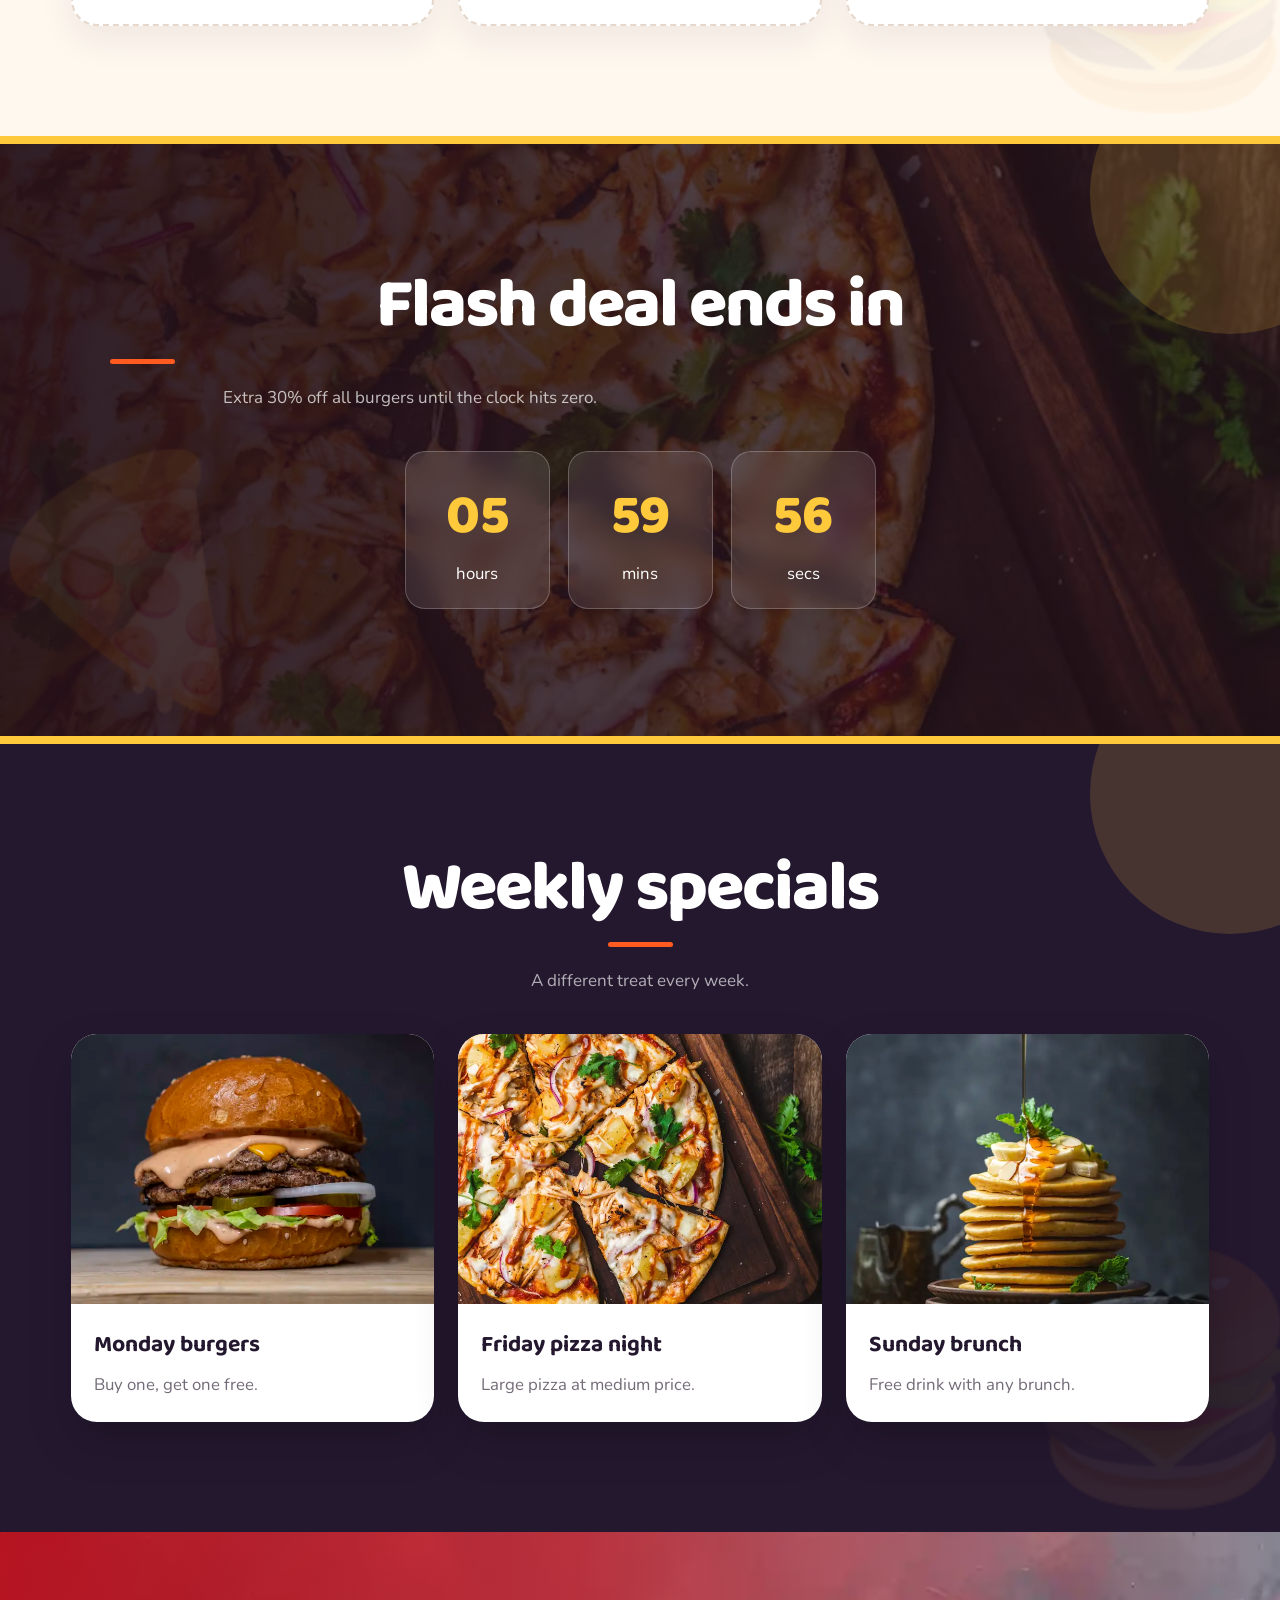
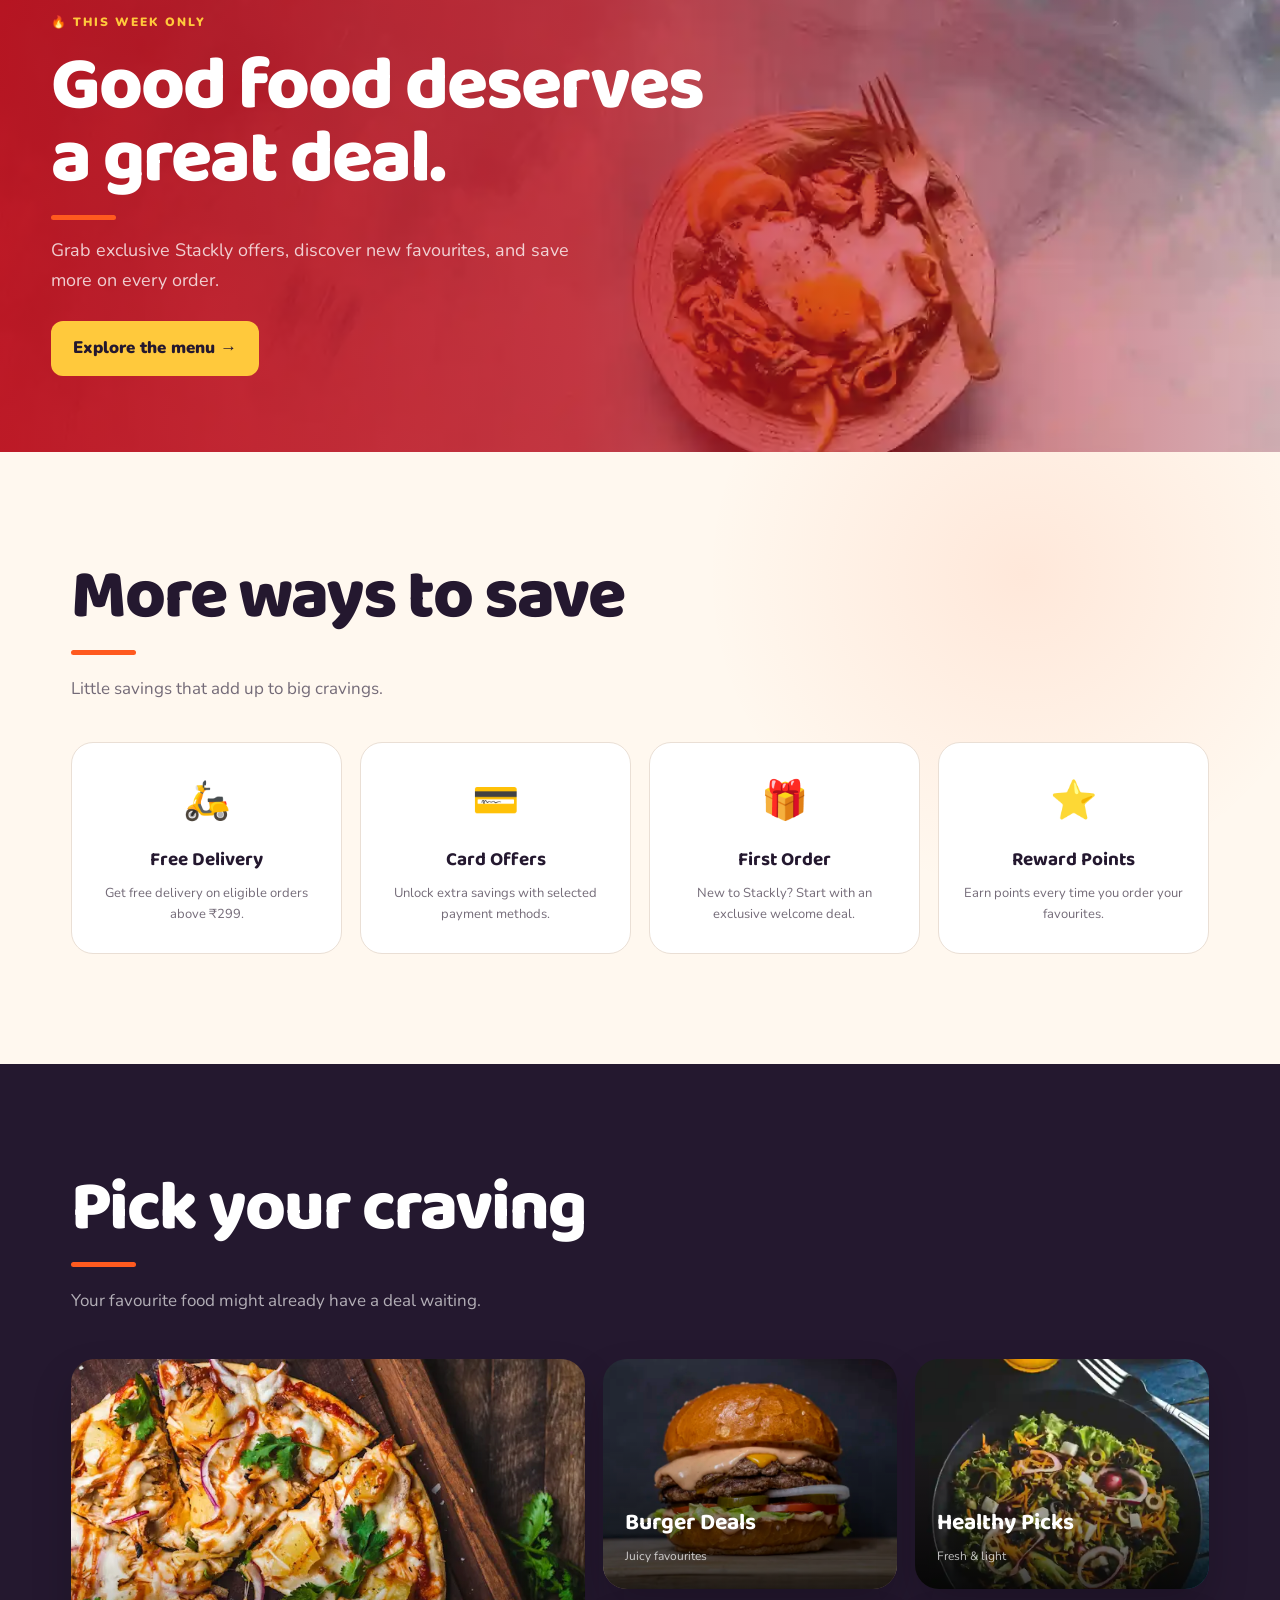
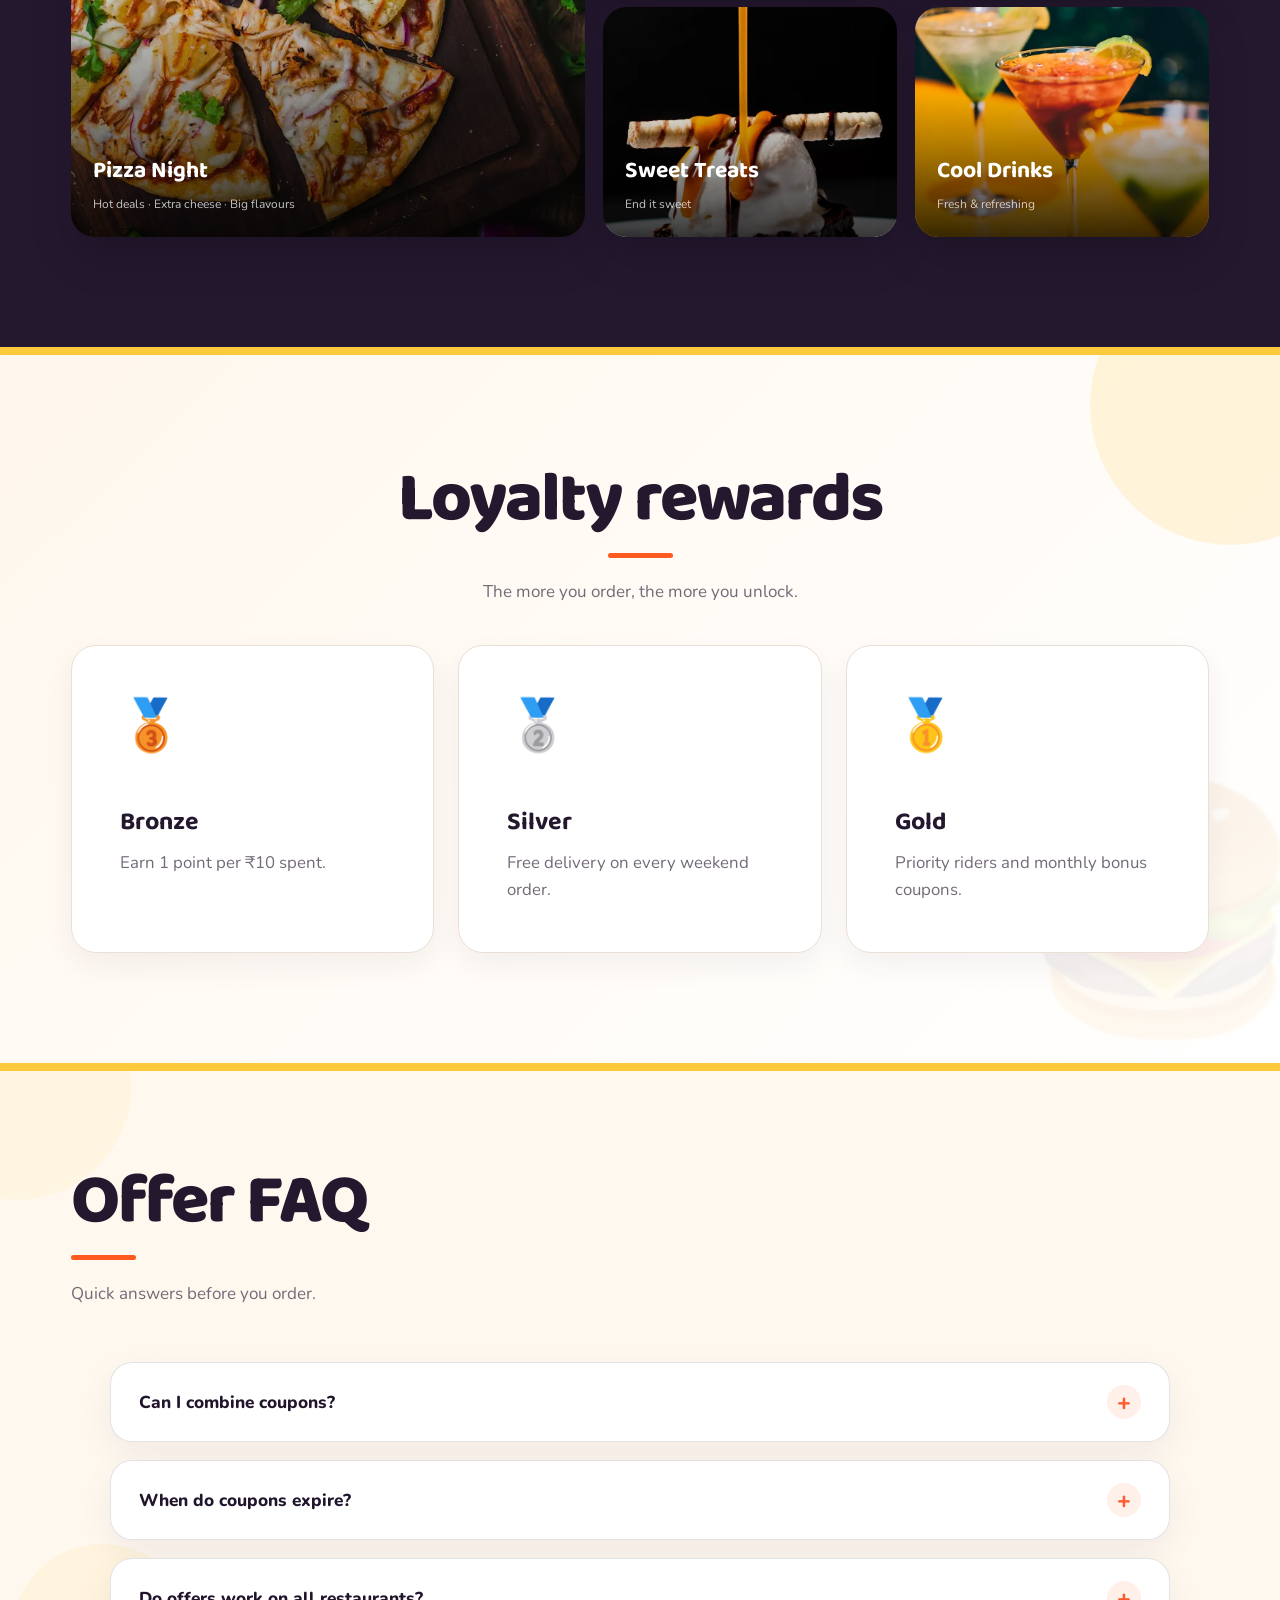
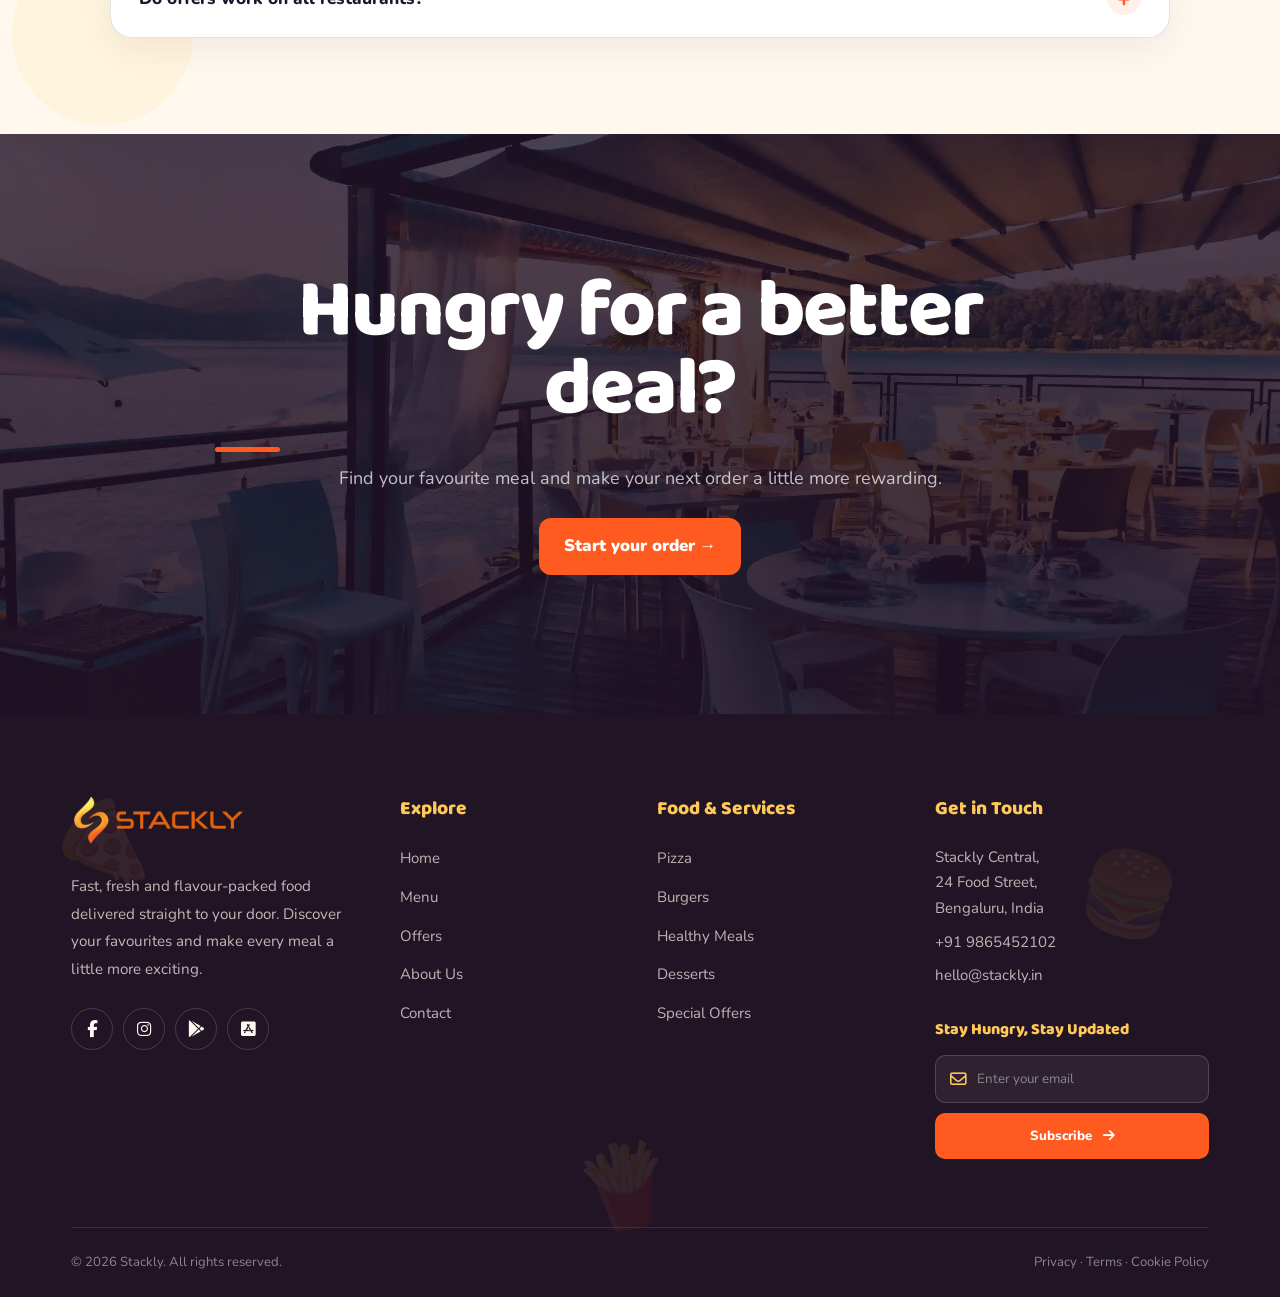
<file: offers.html>
<!doctype html>
<html lang="en">
  <head>
    <meta charset="UTF-8" />
    <meta name="viewport" content="width=device-width,initial-scale=1" />
    <title>Stackly | Offers</title>
    <link rel="preconnect" href="https://fonts.googleapis.com" />
    <link
      href="https://fonts.googleapis.com/css2?family=Baloo+2:wght@600;800&family=Nunito:wght@400;700&display=swap"
      rel="stylesheet"
    />
    <link rel="stylesheet" href="https://cdnjs.cloudflare.com/ajax/libs/font-awesome/6.5.2/css/all.min.css">
    <link rel="stylesheet" href="css/common.css" />
    <link rel="stylesheet" href="css/offers.css" />
  </head>
  <body class="pg-offers">
    <header class="hd">
      <a class="logo" href="index.html">
        <img src="images/logo.webp" alt="Stackly">
      </a>
      <button class="burger" aria-label="Menu"><i></i><i></i><i></i></button>
      <nav class="nav">
        <ul>
          <li><a href="index.html">Home</a></li>
          <li><a href="menu.html">Menu</a></li>
          <li><a href="offers.html" class="cur">Offers</a></li>
          <li><a href="about.html">About</a></li>
          <li><a href="contact.html">Contact</a></li>
          <li><button class="btn lg" id="loginBtn">Login</button></li>
        </ul>
      </nav>
    </header>
    <div class="marq">
      <div>
        🔥 Free delivery over ₹299 &nbsp;•&nbsp; 🛵 30-minute promise
        &nbsp;•&nbsp; 🎁 Use WELCOME50 &nbsp;•&nbsp; 🔥 Free delivery over ₹299
        &nbsp;•&nbsp; 🛵 30-minute promise &nbsp;•&nbsp; 🎁 Use WELCOME50
        &nbsp;•&nbsp;
      </div>
    </div>
    <main>
      <section class="s s1 hero">
        <div class="wrap hg">
          <div>
            <h1 class="reveal">Deals that taste better</h1>
            <p class="reveal">
              Use a coupon code at checkout and watch the total drop.
            </p>
            <div class="chips">
              <span>⭐ 4.8 rating</span><span>🛵 30 min delivery</span
              ><span>✅ 500+ restaurants</span>
            </div>
          </div>
          <div class="himg">
            <img
              src="images/food2.webp"
              alt="hero food"
            /><span class="fl f1">🍕</span><span class="fl f2">🍔</span
            ><span class="fl f3">🛵</span>
          </div>
        </div>
      </section>
      <section class="s s2">
        <div class="wrap">
          <h2 class="reveal">Today’s coupons</h2>
          <p class="sub reveal">Tap to copy, paste at checkout.</p>
          <div class="grid">
            <article class="card tc reveal">
              <div class="ic">🎉</div>
              <div class="cb">
                <h3>WELCOME50</h3>
                <p>
                  50% off your first order, up to ₹120.
                  <button class="cp" data-code="WELCOME50">Copy code</button>
                </p>
              </div>
            </article>
            <article class="card tc reveal">
              <div class="ic">🍕</div>
              <div class="cb">
                <h3>PIZZA100</h3>
                <p>
                  ₹100 off pizza orders above ₹399.
                  <button class="cp" data-code="PIZZA100">Copy code</button>
                </p>
              </div>
            </article>
            <article class="card tc reveal">
              <div class="ic">🚚</div>
              <div class="cb">
                <h3>FREEDEL</h3>
                <p>
                  Free delivery above ₹299.
                  <button class="cp" data-code="FREEDEL">Copy code</button>
                </p>
              </div>
            </article>
          </div>
        </div>
      </section>
      <section class="s s3">
        <div class="wrap">
          <h2 class="reveal">Flash deal ends in</h2>
          <p class="sub reveal">
            Extra 30% off all burgers until the clock hits zero.
          </p>
          <div class="timer">
            <div><b id="h">00</b>hours</div>
            <div><b id="m">00</b>mins</div>
            <div><b id="s">00</b>secs</div>
          </div>
        </div>
      </section>
      <section class="s s4">
        <div class="wrap">
          <h2 class="reveal">Weekly specials</h2>
          <p class="sub reveal">A different treat every week.</p>
          <div class="grid">
            <article class="card reveal">
              <img
                src="images/food3.webp"
                alt="Monday burgers"
                loading="lazy"
              />
              <div class="cb">
                <h3>Monday burgers</h3>
                <p>Buy one, get one free.</p>
              </div>
            </article>
            <article class="card reveal">
              <img
                src="images/food6.webp"
                alt="Friday pizza night"
                loading="lazy"
              />
              <div class="cb">
                <h3>Friday pizza night</h3>
                <p>Large pizza at medium price.</p>
              </div>
            </article>
            <article class="card reveal">
              <img
                src="images/food5.webp"
                alt="Sunday brunch"
                loading="lazy"
              />
              <div class="cb">
                <h3>Sunday brunch</h3>
                <p>Free drink with any brunch.</p>
              </div>
            </article>
          </div>
        </div>
      </section>

<!-- =====================================================
     PREMIUM OFFER BANNER
     ===================================================== -->

<section class="offer-banner">
  <div class="offer-banner-content reveal">
    <span class="eyebrow">🔥 THIS WEEK ONLY</span>

    <h2>
      Good food deserves
      a great deal.
    </h2>

    <p>
      Grab exclusive Stackly offers, discover new favourites,
      and save more on every order.
    </p>

    <a href="error.html" class="offer-btn">
      Explore the menu →
    </a>
  </div>
</section>

<!-- =====================================================
     SAVINGS SECTION
     ===================================================== -->

<section class="savings-section">
  <div class="wrap">

    <h2 class="reveal">More ways to save</h2>

    <p class="sub reveal">
      Little savings that add up to big cravings.
    </p>

    <div class="savings-grid">

      <article class="saving-item reveal">
        <span>🛵</span>
        <h3>Free Delivery</h3>
        <p>
          Get free delivery on eligible orders above ₹299.
        </p>
      </article>

      <article class="saving-item reveal">
        <span>💳</span>
        <h3>Card Offers</h3>
        <p>
          Unlock extra savings with selected payment methods.
        </p>
      </article>

      <article class="saving-item reveal">
        <span>🎁</span>
        <h3>First Order</h3>
        <p>
          New to Stackly? Start with an exclusive welcome deal.
        </p>
      </article>

      <article class="saving-item reveal">
        <span>⭐</span>
        <h3>Reward Points</h3>
        <p>
          Earn points every time you order your favourites.
        </p>
      </article>

    </div>

  </div>
</section>

<!-- =====================================================
     PICK YOUR CRAVING
     ===================================================== -->

<section class="cravings-section">

  <div class="wrap">

    <h2 class="reveal">Pick your craving</h2>

    <p class="sub reveal">
      Your favourite food might already have a deal waiting.
    </p>

    <div class="cravings-grid">

      <a href="error.html" class="craving-card reveal">
        <img
          src="images/food6.webp"
          alt="Pizza deals"
          loading="lazy"
        />

        <div>
          <h3>Pizza Night</h3>
          <span>Hot deals · Extra cheese · Big flavours</span>
        </div>
      </a>

      <a href="error.html" class="craving-card reveal">
        <img
          src="images/food3.webp"
          alt="Burger deals"
          loading="lazy"
        />

        <div>
          <h3>Burger Deals</h3>
          <span>Juicy favourites</span>
        </div>
      </a>

      <a href="error.html" class="craving-card reveal">
        <img
          src="images/food21.webp"
          alt="Healthy meals"
          loading="lazy"
        />

        <div>
          <h3>Healthy Picks</h3>
          <span>Fresh & light</span>
        </div>
      </a>

      <a href="error.html" class="craving-card reveal">
        <img
          src="images/food28.webp"
          alt="Desserts"
          loading="lazy"
        />

        <div>
          <h3>Sweet Treats</h3>
          <span>End it sweet</span>
        </div>
      </a>

      <a href="menu.html" class="craving-card reveal">
        <img
          src="images/food29.webp"
          alt="Drinks"
          loading="lazy"
        />

        <div>
          <h3>Cool Drinks</h3>
          <span>Fresh & refreshing</span>
        </div>
      </a>

    </div>

  </div>

</section>

<!-- ============================ -->

      <section class="s s5">
        <div class="wrap">
          <h2 class="reveal">Loyalty rewards</h2>
          <p class="sub reveal">The more you order, the more you unlock.</p>
          <div class="grid">
            <article class="card tc reveal">
              <div class="ic">🥉</div>
              <div class="cb">
                <h3>Bronze</h3>
                <p>Earn 1 point per ₹10 spent.</p>
              </div>
            </article>
            <article class="card tc reveal">
              <div class="ic">🥈</div>
              <div class="cb">
                <h3>Silver</h3>
                <p>Free delivery on every weekend order.</p>
              </div>
            </article>
            <article class="card tc reveal">
              <div class="ic">🥇</div>
              <div class="cb">
                <h3>Gold</h3>
                <p>Priority riders and monthly bonus coupons.</p>
              </div>
            </article>
          </div>
        </div>
      </section>

<!-- ================================ -->

      <section class="s s6">
        <div class="wrap">
          <h2 class="reveal">Offer FAQ</h2>
          <p class="sub reveal">Quick answers before you order.</p>
          <div class="faq">
            <div class="q">
              <button>Can I combine coupons?</button>
              <p>Only one coupon works per order.</p>
            </div>
            <div class="q">
              <button>When do coupons expire?</button>
              <p>Each coupon shows its date in your wallet.</p>
            </div>
            <div class="q">
              <button>Do offers work on all restaurants?</button>
              <p>Most do. Ineligible ones are marked at checkout.</p>
            </div>
          </div>
        </div>
      </section>

<!-- =====================================================
     FINAL CTA
     ===================================================== -->

<section class="offer-final">

  <div class="offer-final-content reveal">

    <h2>
      Hungry for a
      better deal?
    </h2>

    <p>
      Find your favourite meal and make your next order
      a little more rewarding.
    </p>

    <a href="menu.html">
      Start your order →
    </a>

  </div>

</section>

    </main>

<footer class="ftr">

  <!-- Decorative Food Elements -->
  <div class="food-decor">
    <span>🍕</span>
    <span>🍔</span>
    <span>🍟</span>
  </div>

  <div class="wrap">

    <div class="f-grid">

      <!-- BRAND COLUMN -->
      <div class="footer-brand">

        <a href="index.html" class="brand">
          <img src="images/logo.webp" alt="Stackly">
        </a>

        <p>
          Fast, fresh and flavour-packed food delivered
          straight to your door. Discover your favourites
          and make every meal a little more exciting.
        </p>

        <!-- SOCIAL -->
        <div class="soc">

          <a href="error.html" aria-label="Facebook">
            <i class="fa-brands fa-facebook-f"></i>
          </a>

          <a href="error.html" aria-label="Instagram">
            <i class="fa-brands fa-instagram"></i>
          </a>

          <a href="error.html" aria-label="Google Play">
            <i class="fa-brands fa-google-play"></i>
          </a>

          <a href="error.html" aria-label="App Store">
            <i class="fa-brands fa-app-store-ios"></i>
          </a>

        </div>

      </div>


      <!-- EXPLORE -->
      <div>

        <h4>Explore</h4>

        <ul>

          <li>
            <a href="index.html">Home</a>
          </li>

          <li>
            <a href="menu.html">Menu</a>
          </li>

          <li>
            <a href="offers.html">Offers</a>
          </li>

          <li>
            <a href="about.html">About Us</a>
          </li>

          <li>
            <a href="contact.html">Contact</a>
          </li>

        </ul>

      </div>


      <!-- FOOD & SERVICES -->
      <div>

        <h4>Food & Services</h4>

        <ul>

          <li>
            <a href="menu.html">Pizza</a>
          </li>

          <li>
            <a href="menu.html">Burgers</a>
          </li>

          <li>
            <a href="menu.html">Healthy Meals</a>
          </li>

          <li>
            <a href="menu.html">Desserts</a>
          </li>

          <li>
            <a href="offers.html">Special Offers</a>
          </li>

        </ul>

      </div>


      <!-- CONTACT -->
      <div>

        <h4>Get in Touch</h4>

        <p>
          Stackly Central,
          <br>
          24 Food Street,
          <br>
          Bengaluru, India
        </p>

        <p style="margin-top:.5rem">
          +91 9865452102
        </p>

        <p style="margin-top:.5rem">
          hello@stackly.in
        </p>


        <!-- NEWSLETTER -->
        <div class="footer-subscribe">

          <h4>
            Stay Hungry, Stay Updated
          </h4>

          <form class="subscribe-form">

            <div class="subscribe-input">

              <i class="fa-regular fa-envelope"></i>

              <input
                type="email"
                placeholder="Enter your email"
                required
              >

            </div>

            <button
              type="submit"
              class="subscribe-btn"
            >
              Subscribe
              <i class="fa-solid fa-arrow-right"></i>
            </button>

          </form>

          <span class="subscribe-message"></span>

        </div>

      </div>

    </div>


    <!-- FOOTER BOTTOM -->
    <div class="f-bot">

      <span>
        &copy; 2026 Stackly.
        All rights reserved.
      </span>

      <span>
        Privacy &middot;
        Terms &middot;
        Cookie Policy
      </span>

    </div>

  </div>

</footer>

<!-- ===================================================== -->

    <div class="modal" id="lm">
      <div class="box">
        <button class="x" aria-label="Close">✕</button>
        <h2>Welcome back</h2>
        <div class="roles">
          <button class="on" data-r="Customer">🍽️ Customer</button
          ><button data-r="Restaurant Owner">🏪 Restaurant Owner</button>
        </div>
        <form onsubmit="return false;">
          <input type="email" placeholder="Email" required /><input
            type="password"
            placeholder="Password"
            required
          /><button class="btn">Login as <span id="rn">Customer</span></button>
        </form>
      </div>
    </div>
    <script src="js/common.js"></script>
    <script src="js/offers.js"></script>
  </body>
</html>
</file>
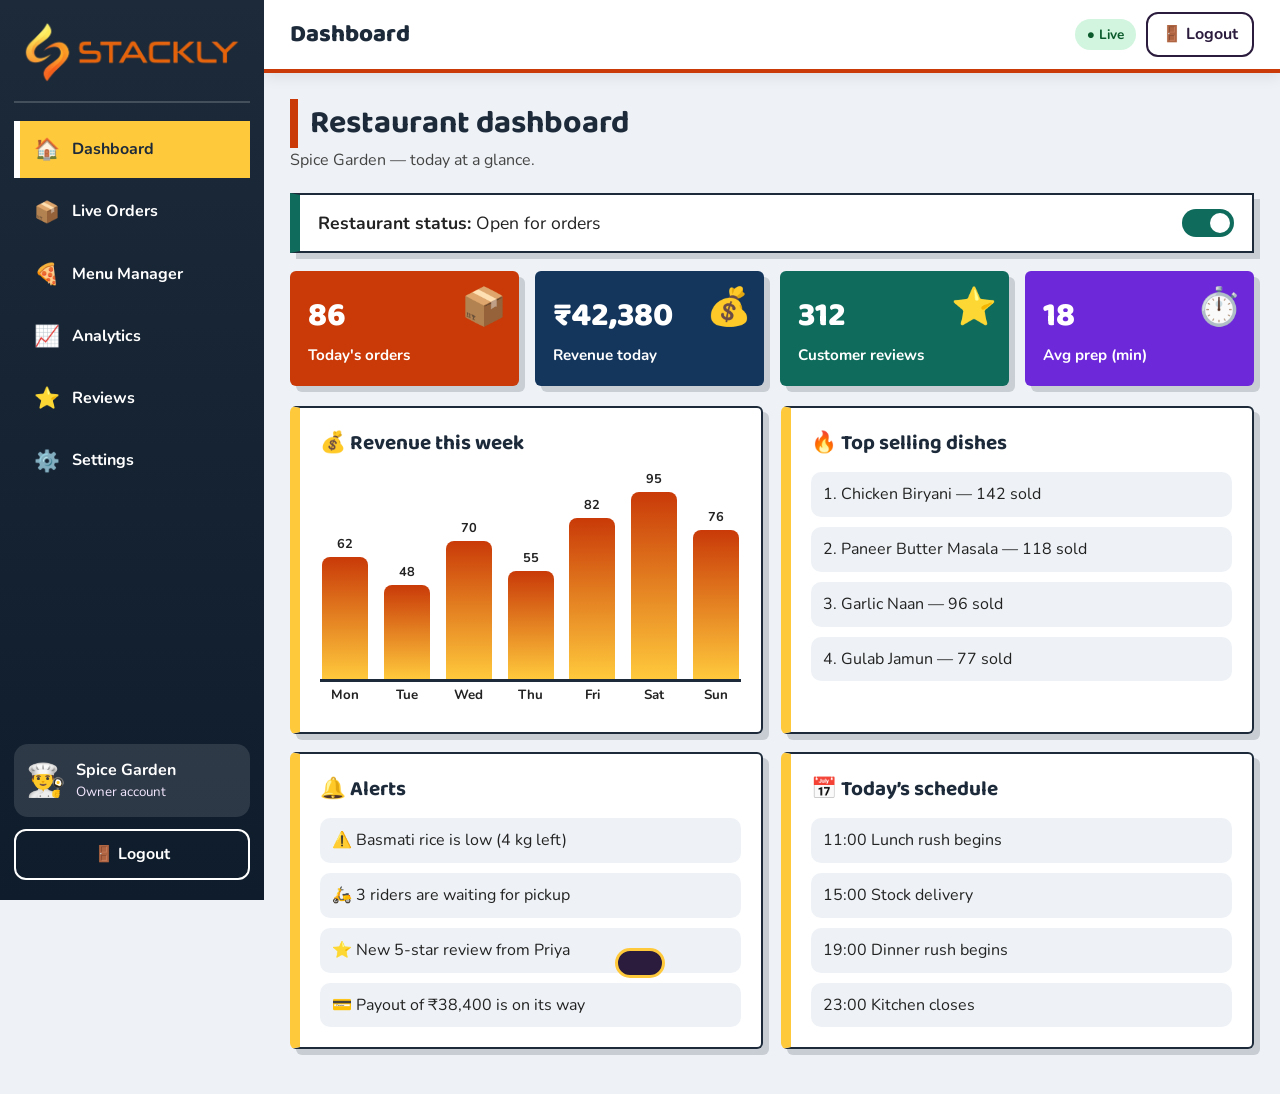
<file: owner-dashboard.html>
<!doctype html>
<html lang="en">
  <head>
    <meta charset="UTF-8" />
    <meta name="viewport" content="width=device-width,initial-scale=1" />
    <title>Stackly | Owner Dashboard</title>
    <link
      href="https://fonts.googleapis.com/css2?family=Baloo+2:wght@600;800&family=Nunito:wght@400;700&display=swap"
      rel="stylesheet"
    />
    <link rel="stylesheet" href="css/owner-dashboard.css" />
  </head>
  <body>
    <div class="app">
      <aside class="sb" id="sb">
        <div class="brand">
          <a class="logo" href="index.html">
            <img src="images/logo.webp" alt="Stackly">
          </a>
        </div>
        <nav>
          <button data-m="dash" class="on">
            <i>🏠</i><span>Dashboard</span></button
          ><button data-m="orders"><i>📦</i><span>Live Orders</span></button
          ><button data-m="menu"><i>🍕</i><span>Menu Manager</span></button
          ><button data-m="analytics"><i>📈</i><span>Analytics</span></button
          ><button data-m="reviews"><i>⭐</i><span>Reviews</span></button
          ><button data-m="settings"><i>⚙️</i><span>Settings</span></button>
        </nav>
        <div class="me">
          <span>👨‍🍳</span>
          <div><b class="profileName">Spice Garden</b><small>Owner account</small></div>
        </div>
        <button class="lo out">🚪 Logout</button>
      </aside>
      <div class="ov" id="ov"></div>
      <div class="main">
        <header class="top">
          <button class="tg" id="tg" aria-label="Toggle menu">☰</button
          ><b id="ttl">Dashboard</b>
          <div class="tr">
            <span class="pill live">● Live</span
            ><button class="lo out sm">🚪 Logout</button>
          </div>
        </header>
        <main>
          <section class="mod on" id="dash">
            <div class="mh">
              <h2>Restaurant dashboard</h2>
              <p>Spice Garden — today at a glance.</p>
            </div>
            <div class="open">
              <div>
                <b>Restaurant status:</b> <span id="os">Open for orders</span>
              </div>
              <label class="sw"
                ><input type="checkbox" id="op" checked /><i></i
              ></label>
            </div>
            <div class="stats">
              <div class="st c0">
                <span class="ic">📦</span><b data-n="86">0</b
                ><small>Today's orders</small>
              </div>
              <div class="st c1">
                <span class="ic">💰</span><b data-n="42380">₹0</b
                ><small>Revenue today</small>
              </div>
              <div class="st c2">
                <span class="ic">⭐</span><b data-n="312">0</b
                ><small>Customer reviews</small>
              </div>
              <div class="st c3">
                <span class="ic">⏱️</span><b data-n="18">0</b
                ><small>Avg prep (min)</small>
              </div>
            </div>
            <div class="g2">
              <div class="pn">
                <h3>💰 Revenue this week</h3>
                <div class="bars">
                  <div>
                    <span style="--h: 62%"><em>62</em></span
                    ><small>Mon</small>
                  </div>
                  <div>
                    <span style="--h: 48%"><em>48</em></span
                    ><small>Tue</small>
                  </div>
                  <div>
                    <span style="--h: 70%"><em>70</em></span
                    ><small>Wed</small>
                  </div>
                  <div>
                    <span style="--h: 55%"><em>55</em></span
                    ><small>Thu</small>
                  </div>
                  <div>
                    <span style="--h: 82%"><em>82</em></span
                    ><small>Fri</small>
                  </div>
                  <div>
                    <span style="--h: 95%"><em>95</em></span
                    ><small>Sat</small>
                  </div>
                  <div>
                    <span style="--h: 76%"><em>76</em></span
                    ><small>Sun</small>
                  </div>
                </div>
              </div>
              <div class="pn">
                <h3>🔥 Top selling dishes</h3>
                <ul class="ls">
                  <li>1. Chicken Biryani — 142 sold</li>
                  <li>2. Paneer Butter Masala — 118 sold</li>
                  <li>3. Garlic Naan — 96 sold</li>
                  <li>4. Gulab Jamun — 77 sold</li>
                </ul>
              </div>
            </div>
            <div class="g2">
              <div class="pn">
                <h3>🔔 Alerts</h3>
                <ul class="ls">
                  <li>⚠️ Basmati rice is low (4 kg left)</li>
                  <li>🛵 3 riders are waiting for pickup</li>
                  <li>⭐ New 5-star review from Priya</li>
                  <li>💳 Payout of ₹38,400 is on its way</li>
                </ul>
              </div>
              <div class="pn">
                <h3>📅 Today’s schedule</h3>
                <ul class="ls">
                  <li>11:00 Lunch rush begins</li>
                  <li>15:00 Stock delivery</li>
                  <li>19:00 Dinner rush begins</li>
                  <li>23:00 Kitchen closes</li>
                </ul>
              </div>
            </div>
          </section>
          <section class="mod" id="orders">
            <div class="mh">
              <h2>Live orders</h2>
              <p>Move each order through the kitchen.</p>
            </div>
            <div class="kb">
              <div class="col">
                <h3>🆕 New <span id="c1">2</span></h3>
                <div id="k1">
                  <div class="oc">
                    <b>#4021</b> <small>2 min ago</small>
                    <p>Ananya R</p>
                    <p>Biryani x2, Naan x3</p>
                    <strong>₹640</strong>
                    <div class="ac">
                      <button class="go nx" onclick="window.location.href = 'dashboardError.html'">Accept</button
                      ><button class="b2 rj" onclick="window.location.href = 'dashboardError.html'">Reject</button>
                    </div>
                  </div>
                  <div class="oc">
                    <b>#4022</b> <small>4 min ago</small>
                    <p>Karthik S</p>
                    <p>Paneer Masala, Rice</p>
                    <strong>₹380</strong>
                    <div class="ac">
                      <button class="go nx" onclick="window.location.href = 'dashboardError.html'">Accept</button
                      ><button class="b2 rj" onclick="window.location.href = 'dashboardError.html'">Reject</button>
                    </div>
                  </div>
                </div>
              </div>
              <div class="col">
                <h3>🍳 Preparing <span id="c2">1</span></h3>
                <div id="k2">
                  <div class="oc">
                    <b>#4019</b> <small>12 min ago</small>
                    <p>Meena P</p>
                    <p>Veg Thali x2</p>
                    <strong>₹520</strong>
                    <div class="ac">
                      <button class="go nx" onclick="window.location.href = 'dashboardError.html'">Mark ready</button
                      ><button class="b2 rj" onclick="window.location.href = 'dashboardError.html'">Reject</button>
                    </div>
                  </div>
                </div>
              </div>
              <div class="col">
                <h3>✅ Ready <span id="c3">1</span></h3>
                <div id="k3">
                  <div class="oc">
                    <b>#4017</b> <small>20 min ago</small>
                    <p>Arun V</p>
                    <p>Chicken Biryani</p>
                    <strong>₹290</strong>
                    <div class="ac">
                      <button class="go nx" onclick="window.location.href = 'dashboardError.html'">Hand to rider</button
                      ><button class="b2 rj" onclick="window.location.href = 'dashboardError.html'">Reject</button>
                    </div>
                  </div>
                </div>
              </div>
            </div>
            <div class="g2">
              <div class="pn">
                <h3>🛵 Delivery partners</h3>
                <div class="tw">
                  <table id="">
                    <thead>
                      <tr>
                        <th>Rider</th>
                        <th>Status</th>
                        <th>Trips</th>
                      </tr>
                    </thead>
                    <tbody>
                      <tr>
                        <td>Ravi Kumar</td>
                        <td><span class="bd y">On delivery</span></td>
                        <td>11</td>
                      </tr>
                      <tr>
                        <td>Salma B</td>
                        <td><span class="bd g">Waiting</span></td>
                        <td>9</td>
                      </tr>
                      <tr>
                        <td>Dinesh M</td>
                        <td><span class="bd y">On delivery</span></td>
                        <td>8</td>
                      </tr>
                    </tbody>
                  </table>
                </div>
              </div>
              <div class="pn">
                <h3>🧾 Recent orders</h3>
                <div class="tw">
                  <table id="">
                    <thead>
                      <tr>
                        <th>Order</th>
                        <th>Amount</th>
                        <th>Status</th>
                      </tr>
                    </thead>
                    <tbody>
                      <tr>
                        <td>#4016</td>
                        <td>₹450</td>
                        <td><span class="bd g">Delivered</span></td>
                      </tr>
                      <tr>
                        <td>#4015</td>
                        <td>₹210</td>
                        <td><span class="bd g">Delivered</span></td>
                      </tr>
                      <tr>
                        <td>#4014</td>
                        <td>₹330</td>
                        <td><span class="bd r">Refunded</span></td>
                      </tr>
                    </tbody>
                  </table>
                </div>
              </div>
            </div>
          </section>
          <section class="mod" id="menu">
            <div class="mh">
              <h2>Menu manager</h2>
              <p>Add dishes, set prices and control availability.</p>
            </div>
            <div class="g2">
              <div class="pn">
                <h3>➕ Add new dish</h3>
                <form id="af">
                  <div class="fg">
                    <label class="f"
                      >Dish name<input
                        id="dn"
                        required
                        placeholder="e.g. Mutton Curry" /></label
                    ><label class="f"
                      >Price (₹)<input
                        id="dp"
                        type="number"
                        min="1"
                        required
                        placeholder="299"
                    /></label>
                  </div>
                  <label class="f"
                    >Category<select id="dc">
                      <option>Main course</option>
                      <option>Starters</option>
                      <option>Breads</option>
                      <option>Desserts</option>
                    </select></label
                  ><button class="go" onclick="window.location.href = 'dashboardError.html'">Add to menu</button>
                </form>
              </div>
              <div class="pn">
                <h3>📦 Stock levels</h3>
                <div class="row">
                  <span>Basmati rice</span><span class="bd r">4 kg</span>
                </div>
                <div class="row">
                  <span>Paneer</span><span class="bd y">9 kg</span>
                </div>
                <div class="row">
                  <span>Chicken</span><span class="bd g">25 kg</span>
                </div>
                <div class="row">
                  <span>Flour</span><span class="bd g">40 kg</span>
                </div>
              </div>
            </div>
            <div class="pn">
              <h3>📋 All dishes</h3>
              <div class="tw">
                <table id="mt">
                  <thead>
                    <tr>
                      <th>Dish</th>
                      <th>Category</th>
                      <th>Price</th>
                      <th>Available</th>
                    </tr>
                  </thead>
                  <tbody>
                    <tr>
                      <td>Chicken Biryani</td>
                      <td>Main course</td>
                      <td>₹290</td>
                      <td>
                        <label class="sw"
                          ><input type="checkbox" id="m0" checked /><i></i
                        ></label>
                      </td>
                    </tr>
                    <tr>
                      <td>Paneer Butter Masala</td>
                      <td>Main course</td>
                      <td>₹260</td>
                      <td>
                        <label class="sw"
                          ><input type="checkbox" id="m1" checked /><i></i
                        ></label>
                      </td>
                    </tr>
                    <tr>
                      <td>Garlic Naan</td>
                      <td>Breads</td>
                      <td>₹60</td>
                      <td>
                        <label class="sw"
                          ><input type="checkbox" id="m2" checked /><i></i
                        ></label>
                      </td>
                    </tr>
                    <tr>
                      <td>Gulab Jamun</td>
                      <td>Desserts</td>
                      <td>₹90</td>
                      <td>
                        <label class="sw"
                          ><input type="checkbox" id="m3" checked /><i></i
                        ></label>
                      </td>
                    </tr>
                  </tbody>
                </table>
              </div>
            </div>
            <div class="pn">
              <h3>🏷️ Categories</h3>
              <div class="chips">
                <button>Main course</button><button>Starters</button
                ><button>Breads</button><button>Desserts</button
                ><button>Drinks</button>
              </div>
            </div>
          </section>
          <section class="mod" id="analytics">
            <div class="mh">
              <h2>Analytics</h2>
              <p>Understand when and how customers order.</p>
            </div>
            <div class="g2">
              <div class="pn">
                <h3>🕒 Orders by hour</h3>
                <div class="bars">
                  <div>
                    <span style="--h: 12%"><em>12</em></span
                    ><small>10</small>
                  </div>
                  <div>
                    <span style="--h: 35%"><em>35</em></span
                    ><small>12</small>
                  </div>
                  <div>
                    <span style="--h: 60%"><em>60</em></span
                    ><small>14</small>
                  </div>
                  <div>
                    <span style="--h: 28%"><em>28</em></span
                    ><small>16</small>
                  </div>
                  <div>
                    <span style="--h: 18%"><em>18</em></span
                    ><small>18</small>
                  </div>
                  <div>
                    <span style="--h: 52%"><em>52</em></span
                    ><small>20</small>
                  </div>
                  <div>
                    <span style="--h: 88%"><em>88</em></span
                    ><small>22</small>
                  </div>
                  <div>
                    <span style="--h: 40%"><em>40</em></span
                    ><small>24</small>
                  </div>
                </div>
              </div>
              <div class="pn">
                <h3>🥧 Order types</h3>
                <div class="donut"></div>
                <ul class="ls">
                  <li>🟠 Delivery — 70%</li>
                  <li>🟣 Pickup — 20%</li>
                  <li>🟡 Dine-in — 10%</li>
                </ul>
              </div>
            </div>
            <div class="g2">
              <div class="pn">
                <h3>👑 Top customers</h3>
                <div class="tw">
                  <table id="">
                    <thead>
                      <tr>
                        <th>Customer</th>
                        <th>Orders</th>
                        <th>Spent</th>
                      </tr>
                    </thead>
                    <tbody>
                      <tr>
                        <td>Ananya R</td>
                        <td>24</td>
                        <td>₹9,800</td>
                      </tr>
                      <tr>
                        <td>Karthik S</td>
                        <td>19</td>
                        <td>₹7,450</td>
                      </tr>
                      <tr>
                        <td>Meena P</td>
                        <td>15</td>
                        <td>₹6,200</td>
                      </tr>
                    </tbody>
                  </table>
                </div>
              </div>
              <div class="pn">
                <h3>📊 Key numbers</h3>
                <ul class="ls">
                  <li>Repeat customers: 62%</li>
                  <li>Cancellation rate: 2.1%</li>
                  <li>Average order value: ₹492</li>
                  <li>Delivery on time: 94%</li>
                </ul>
              </div>
            </div>
          </section>
          <section class="mod" id="reviews">
            <div class="mh">
              <h2>Customer reviews</h2>
              <p>Read feedback and reply.</p>
            </div>
            <div class="g2">
              <div class="pn">
                <h3>⭐ Rating breakdown</h3>
                <div class="rr">
                  <span>5 ★</span>
                  <div class="prog"><i style="width: 68%"></i></div>
                  <span>68%</span>
                </div>
                <div class="rr">
                  <span>4 ★</span>
                  <div class="prog"><i style="width: 22%"></i></div>
                  <span>22%</span>
                </div>
                <div class="rr">
                  <span>3 ★</span>
                  <div class="prog"><i style="width: 6%"></i></div>
                  <span>6%</span>
                </div>
                <div class="rr">
                  <span>2 ★</span>
                  <div class="prog"><i style="width: 3%"></i></div>
                  <span>3%</span>
                </div>
                <div class="rr">
                  <span>1 ★</span>
                  <div class="prog"><i style="width: 1%"></i></div>
                  <span>1%</span>
                </div>
              </div>
              <div class="pn">
                <h3>💬 Feedback summary</h3>
                <ul class="ls">
                  <li>👍 Loved: taste, packaging, portion size</li>
                  <li>👎 Improve: delivery speed at peak hours</li>
                  <li>🏆 You are in the top 10% in Coimbatore</li>
                </ul>
              </div>
            </div>
            <div class="pn">
              <h3>Priya · ★★★★★</h3>
              <p>Hot biryani and generous portion. Delivered early!</p>
              <button class="b2 rp" onclick="window.location.href = 'dashboardError.html'">Reply</button>
              <div class="rbx">
                <input placeholder="Write a reply" /><button class="go sd" onclick="window.location.href = 'dashboardError.html'">
                  Send
                </button>
              </div>
            </div>
            <div class="pn">
              <h3>Arun · ★★★★☆</h3>
              <p>Great taste, but the naan was a bit cold.</p>
              <button class="b2 rp" onclick="window.location.href = 'dashboardError.html'">Reply</button>
              <div class="rbx">
                <input placeholder="Write a reply" /><button class="go sd" onclick="window.location.href = 'dashboardError.html'">
                  Send
                </button>
              </div>
            </div>
            <div class="pn">
              <h3>Divya · ★★★★★</h3>
              <p>Best paneer masala in town.</p>
              <button class="b2 rp">Reply</button>
              <div class="rbx">
                <input placeholder="Write a reply" /><button class="go sd">
                  Send
                </button>
              </div>
            </div>
          </section>
          <section class="mod" id="settings">
            <div class="mh">
              <h2>Settings</h2>
              <p>Restaurant profile, timings, coupons and payouts.</p>
            </div>
            <div class="g2">
              <div class="pn">
                <h3>🏪 Restaurant profile</h3>
                <form id="sf">
                  <label class="f">Name<input value="Spice Garden" /></label
                  ><label class="f"
                    >Phone<input value="+91 98765 11122" /></label
                  ><label class="f"
                    >Address<input
                      value="12 Race Course Rd, Coimbatore" /></label
                  ><button class="go">Save profile</button>
                </form>
              </div>
              <div class="pn">
                <h3>🕒 Opening hours</h3>
                <div class="row">
                  <span>Mon–Fri</span><span>11:00 – 23:00</span
                  ><label class="sw"
                    ><input type="checkbox" id="tMon–Fri" checked /><i></i
                  ></label>
                </div>
                <div class="row">
                  <span>Saturday</span><span>11:00 – 23:00</span
                  ><label class="sw"
                    ><input type="checkbox" id="tSaturday" checked /><i></i
                  ></label>
                </div>
                <div class="row">
                  <span>Sunday</span><span>11:00 – 23:00</span
                  ><label class="sw"
                    ><input type="checkbox" id="tSunday" checked /><i></i
                  ></label>
                </div>
              </div>
            </div>
            <div class="g2">
              <div class="pn">
                <h3>🎟️ Create coupon</h3>
                <form id="cf">
                  <div class="fg">
                    <label class="f"
                      >Code<input
                        id="cc"
                        required
                        placeholder="SPICE15" /></label
                    ><label class="f"
                      >Discount %<input
                        id="cd"
                        type="number"
                        min="1"
                        max="90"
                        required
                        placeholder="15"
                    /></label>
                  </div>
                  <button class="go">Create coupon</button>
                </form>
                <ul class="ls" id="cl">
                  <li>WELCOME10 — 10% off</li>
                </ul>
              </div>
              <div class="pn">
                <h3>💳 Payout & delivery</h3>
                <ul class="ls">
                  <li>Bank: HDFC ••••4521</li>
                  <li>Payout cycle: Weekly (Monday)</li>
                  <li>Delivery radius: 8 km</li>
                  <li>Minimum order: ₹150</li>
                </ul>
              </div>
            </div>
            <div class="pn">
              <h3>👥 Staff</h3>
              <div class="tw">
                <table id="">
                  <thead>
                    <tr>
                      <th>Name</th>
                      <th>Role</th>
                      <th>Status</th>
                    </tr>
                  </thead>
                  <tbody>
                    <tr>
                      <td>Suresh</td>
                      <td>Head chef</td>
                      <td><span class="bd g">On shift</span></td>
                    </tr>
                    <tr>
                      <td>Lakshmi</td>
                      <td>Cashier</td>
                      <td><span class="bd g">On shift</span></td>
                    </tr>
                    <tr>
                      <td>Mohan</td>
                      <td>Packing</td>
                      <td><span class="bd y">Off</span></td>
                    </tr>
                  </tbody>
                </table>
              </div>
            </div>
          </section>
        </main>
      </div>
    </div>
    <div class="dlg" id="dlg">
      <div class="bx">
        <h3>Logout?</h3>
        <p>You will return to the login page.</p>
        <button class="b2" id="no">Stay</button
        ><button class="b1" id="yes">Logout</button>
      </div>
    </div>
    <div class="toast" id="ts"></div>
    <script src="js/owner-dashboard.js"></script>
  </body>
</html>
</file>
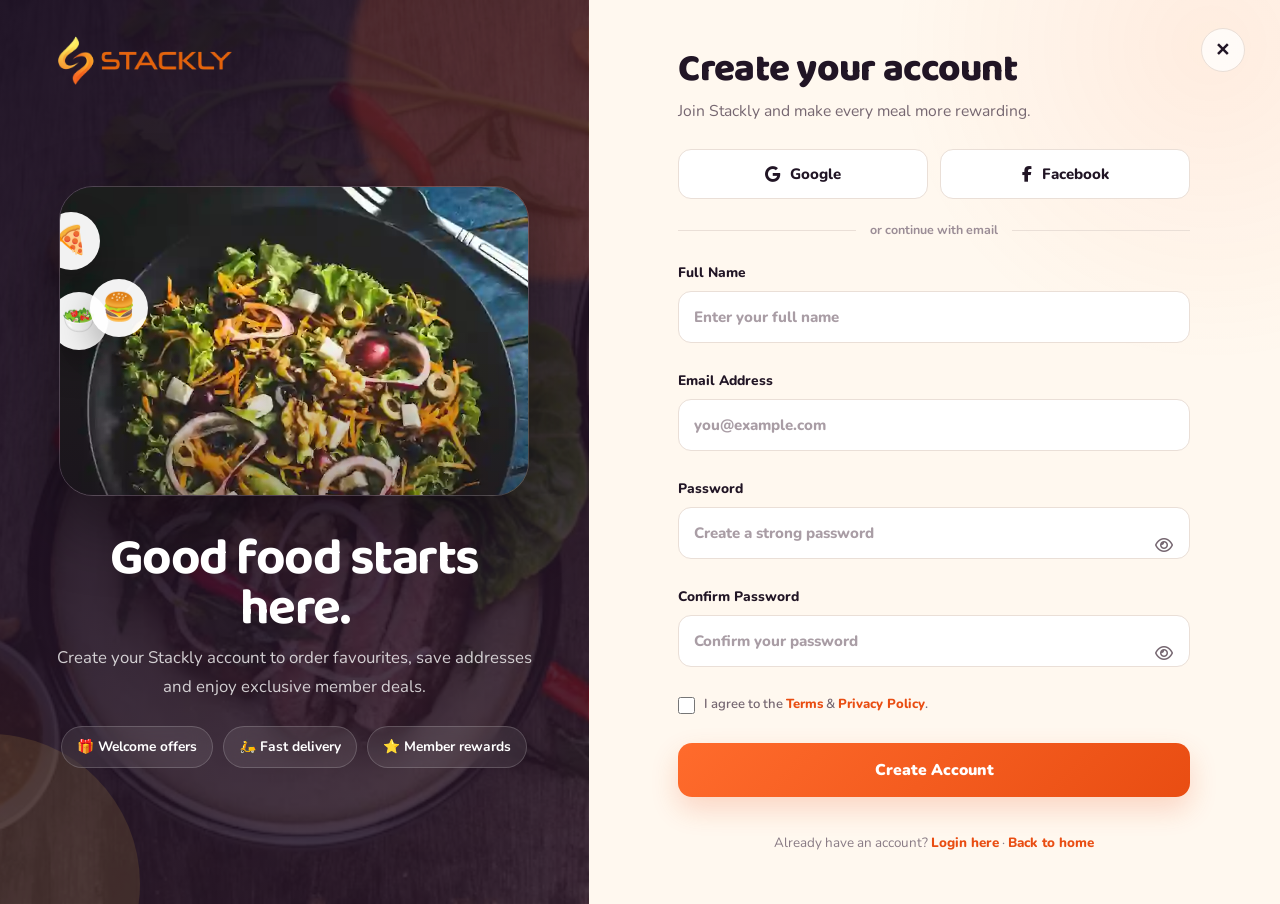
<file: signup.html>
<!doctype html>
<html lang="en">
  <head>
    <meta charset="UTF-8" />
    <meta name="viewport" content="width=device-width,initial-scale=1" />

    <title>Stackly | Create Account</title>

    <link rel="preconnect" href="https://fonts.googleapis.com" />

    <link
      href="https://fonts.googleapis.com/css2?family=Baloo+2:wght@600;800&family=Nunito:wght@400;600;700;800&display=swap"
      rel="stylesheet"
    />

    <link
      rel="stylesheet"
      href="https://cdnjs.cloudflare.com/ajax/libs/font-awesome/6.5.2/css/all.min.css"
    />

    <link rel="stylesheet" href="css/common.css" />
    <link rel="stylesheet" href="css/signup.css" />
  </head>

  <body class="pg-signup">

    <main class="sw">

      <!-- ===============================
           LEFT ART
      ================================ -->

      <aside class="art">

        <a class="logo" href="index.html">
          <img src="images/logo.webp" alt="Stackly">
        </a>

        <div class="pic">

          <img
            src="images/food21.webp"
            alt="Fresh Food"
          />

          <span class="fl f1">🍕</span>
          <span class="fl f2">🥗</span>
          <span class="fl f3">🍔</span>

        </div>

        <h1>Good food starts here.</h1>

        <p>
          Create your Stackly account to order favourites,
          save addresses and enjoy exclusive member deals.
        </p>

        <div class="chips">
          <span>🎁 Welcome offers</span>
          <span>🛵 Fast delivery</span>
          <span>⭐ Member rewards</span>
        </div>

      </aside>


      <!-- ===============================
           SIGNUP FORM
      ================================ -->

      <section class="sm">

        <a
          class="x"
          id="signupClose"
          href="index.html"
          aria-label="Close signup"
          title="Close"
        >
          ✕
        </a>

        <div class="box">

          <h2>Create your account</h2>

          <p class="st">
            Join Stackly and make every meal more rewarding.
          </p>


          <!-- =========================
               SOCIAL BUTTONS
          ========================== -->

          <div class="social-row">

            <button
              type="button"
              class="social-btn"
              aria-label="Continue with Google"
            >
              <i class="fa-brands fa-google"></i>
              <span>Google</span>
            </button>

            <button
              type="button"
              class="social-btn"
              aria-label="Continue with Facebook"
            >
              <i class="fa-brands fa-facebook-f"></i>
              <span>Facebook</span>
            </button>

          </div>


          <div class="divider">
            <span>or continue with email</span>
          </div>


          <!-- =========================
               SIGNUP FORM
          ========================== -->

          <form id="signupForm">

            <label>
              Full Name

              <input
                id="name"
                type="text"
                placeholder="Enter your full name"
                autocomplete="name"
                oninput="this.value=this.value.replace(/[^a-zA-Z\s]/g,'')"
                required
              />
            </label>


            <label>
              Email Address

              <input
                id="email"
                type="email"
                placeholder="you@example.com"
                autocomplete="email"
                required
              />
            </label>


            <label>
              Password

              <span class="pw">

                <input
                  id="password"
                  type="password"
                  placeholder="Create a strong password"
                  autocomplete="new-password"
                  required
                />

                <button
                  type="button"
                  id="togglePassword"
                  aria-label="Show password"
                >
                  <i class="fa-regular fa-eye"></i>
                </button>

              </span>
            </label>


            <label>
              Confirm Password

              <span class="pw">

                <input
                  id="confirmPassword"
                  type="password"
                  placeholder="Confirm your password"
                  autocomplete="new-password"
                  required
                />

                <button
                  type="button"
                  id="toggleConfirmPassword"
                  aria-label="Show password"
                >
                  <i class="fa-regular fa-eye"></i>
                </button>

              </span>
            </label>


            <label class="check-row">

              <input type="checkbox" />

              <span>
                I agree to the
                <a href="contact.html">Terms</a>
                &
                <a href="contact.html">Privacy Policy</a>.
              </span>

            </label>


            <button
              type="submit"
              class="btn submit-btn"
            >
              <span>Create Account</span>
            </button>


            <p id="signupMessage"></p>

          </form>


          <!-- =========================
               LOGIN LINK
          ========================== -->

          <p class="alt">
            Already have an account?
            <a href="login.html">Login here</a>
            ·
            <a href="index.html">Back to home</a>
          </p>

        </div>

      </section>

    </main>


    <script src="js/signup.js"></script>

  </body>
</html>
</file>
<file: css/common.css>
/* =========================================================
   FOODRUSH — COMMON CSS
   ========================================================= */

/* =========================================================
   ROOT VARIABLES
   ========================================================= */

:root {
  --o: #ff5a1f;
  --p: #2b1b3d;
  --y: #ffc93c;

  --orange: #ff5a1f;
  --orange-dark: #c93a08;

  --bg: #fffaf3;
  --dark: #222;
  --footer: #211525;
  --footer-dark: #12081c;
  --white-soft: #fff8ef;
}


/* =========================================================
   RESET / GLOBAL
   ========================================================= */

* {
  box-sizing: border-box;
  margin: 0;
  padding: 0;
}

html {
  scroll-behavior: smooth;
  width: 100%;
  max-width: 100%;
  overflow-x: clip;
}

body {
  width: 100%;
  max-width: 100%;
  overflow-x: clip;

  font: 400 1.05rem/1.6 "Nunito", sans-serif;

  background: var(--bg);
  color: var(--dark);
}

@supports not (overflow-x: clip) {
  html,
  body {
    overflow-x: hidden;
  }
}

main {
  display: block;
  padding: 0;
}

h1,
h2,
h3,
.logo,
.btn {
  font-family: "Baloo 2", sans-serif;
}

a {
  color: inherit;
  text-decoration: none;
}

img {
  display: block;
  max-width: 100%;
}


/* =========================================================
   CONTAINER
   ========================================================= */

.wrap {
  position: relative;
  width: min(1200px, 92%);
  max-width: 1200px;
  margin: auto;
  padding: 0 20px;
}


/* =========================================================
   HEADER
   ========================================================= */

.hd {
  position: sticky;
  top: 0;
  z-index: 50;

  width: 100%;
  max-width: 100%;

  display: flex;
  align-items: center;
  justify-content: space-between;

  padding: 12px 24px;

  background: rgba(43, 27, 61, 0.94);
  backdrop-filter: blur(8px);

  color: #fff;

  border-bottom: 4px solid var(--y);
}


/* =========================================================
   LOGO
   ========================================================= */

.logo {
  display: flex;
  align-items: center;
  text-decoration: none;
}

.logo img {
  display: block;
  width: 180px;
  height: auto;
  object-fit: contain;
}


/* =========================================================
   NAVIGATION
   ========================================================= */

.nav ul {
  display: flex;
  align-items: center;
  gap: 24px;

  list-style: none;
}

.nav a {
  display: inline-block;

  padding: 6px 2px;

  font-weight: 700;

  border-bottom: 3px solid transparent;

  transition:
    color 0.3s ease,
    border-color 0.3s ease;
}

.nav a:hover,
.nav a.cur {
  color: var(--y);
  border-color: var(--y);
}


/* =========================================================
   HAMBURGER
   ========================================================= */

.burger {
  display: none;

  position: relative;

  width: 36px;
  height: 36px;

  padding: 0;

  background: transparent;
  border: 0;

  cursor: pointer;

  z-index: 1001;
}

.burger i {
  display: block;

  width: 28px;
  height: 3px;

  margin: 6px auto;

  background: #fff;

  transition:
    transform 0.35s ease,
    opacity 0.25s ease;
}


/* =========================================================
   BUTTONS
   ========================================================= */

.btn {
  position: relative;

  display: inline-block;

  padding: 12px 28px;

  background: linear-gradient(135deg, #c93a08, #e2500f);
  color: #fff;

  border: 3px solid #fff;
  border-radius: 50px;

  font-size: 1.1rem;
  font-weight: 800;

  cursor: pointer;

  overflow: hidden;

  box-shadow: 0 6px 0 #a83208;

  transition:
    transform 0.3s ease,
    box-shadow 0.3s ease;
}

.btn:hover {
  transform: translateY(3px);
  box-shadow: 0 3px 0 #a83208;
}

.btn::after {
  content: "";

  position: absolute;
  top: 0;
  left: -70%;

  width: 40%;
  height: 100%;

  background: rgba(255, 255, 255, 0.4);

  transform: skewX(-25deg);

  animation: shine 3.5s infinite;
}

.btn.ghost {
  background: transparent;
}

.btn.lg {
  padding: 8px 22px;

  background: var(--y);
  color: var(--p);

  border-color: var(--y);

  box-shadow: none;
}


/* =========================================================
   MARQUEE
   ========================================================= */

.marq {
  overflow: hidden;

  padding: 6px 0;

  background: var(--y);
  color: var(--p);

  font-weight: 800;

  white-space: nowrap;
}

.marq div {
  display: inline-block;
  animation: mq 22s linear infinite;
}


/* =========================================================
   SECTIONS
   ========================================================= */

.s {
  position: relative;

  width: 100%;

  padding: 96px 0;

  color: #fff;
  background: var(--panel);

  border-top: 8px solid var(--y);

  overflow: hidden;
}

.s::before {
  content: "";

  position: absolute;

  width: 280px;
  height: 280px;

  right: -90px;
  top: -90px;

  border-radius: 50%;

  background: rgba(255, 201, 60, 0.16);

  animation: drift 9s ease-in-out infinite;
}

.s::after {
  position: absolute;

  bottom: -40px;
  left: -30px;

  font-size: 15rem;

  opacity: 0.07;

  pointer-events: none;

  animation: spin 40s linear infinite;
}

.s:nth-child(odd)::after {
  content: "🍕";
}

.s:nth-child(even)::after {
  content: "🍔";

  left: auto;
  right: -30px;
}

.s h2 {
  font: 800 2.4rem/1.2 "Baloo 2", sans-serif;
}

.s h2::after {
  content: "";

  display: block;

  width: 90px;
  height: 6px;

  margin-top: 8px;

  border-radius: 6px;

  background: linear-gradient(
    90deg,
    var(--y),
    var(--o)
  );

  animation: grow 1.4s ease-out both;
}

.s .sub {
  opacity: 1;
}

.sub {
  max-width: 600px;

  margin: 6px 0 32px;

  opacity: 0.95;
}

.s:nth-child(even) .wrap > h2,
.s:nth-child(even) .sub {
  margin-left: auto;
  margin-right: auto;

  text-align: center;
}

.s:nth-child(even) h2::after {
  margin-left: auto;
  margin-right: auto;
}


/* =========================================================
   HERO
   ========================================================= */

.hero {
  padding: 90px 0;
}

.hg {
  display: grid;

  grid-template-columns: 1.1fr 1fr;

  gap: 40px;

  align-items: center;
}

.hero h1 {
  margin-bottom: 14px;

  font-size: 3.4rem;
  line-height: 1.1;

  text-shadow: 0 4px 0 rgba(0, 0, 0, 0.25);
}

.hero p {
  margin-bottom: 24px;

  font-size: 1.2rem;
}

.himg {
  position: relative;
}

.himg img {
  width: 100%;

  aspect-ratio: 1;

  object-fit: cover;

  border: 8px solid var(--y);

  border-radius:
    50% 50% 40% 60% /
    50% 40% 60% 50%;

  animation: morph 8s ease-in-out infinite;
}


/* =========================================================
   FLOATING HERO ICONS
   ========================================================= */

.fl {
  position: absolute;

  font-size: 2.6rem;

  animation: fly 3s ease-in-out infinite;
}

.f1 {
  top: -10px;
  left: 0;
}

.f2 {
  bottom: 10px;
  left: -10px;

  animation-delay: 0.8s;
}

.f3 {
  top: 30%;
  right: -10px;

  animation-delay: 1.6s;
}


/* =========================================================
   CHIPS
   ========================================================= */

.chips {
  display: flex;
  flex-wrap: wrap;

  gap: 10px;

  margin-top: 22px;
}

.chips span {
  padding: 8px 16px;

  border: 2px solid var(--y);
  border-radius: 50px;

  background: rgba(255, 255, 255, 0.12);

  font-weight: 700;

  animation: pulse 3s infinite;
}

.chips span:nth-child(2) {
  animation-delay: 0.5s;
}

.chips span:nth-child(3) {
  animation-delay: 1s;
}


/* =========================================================
   GRID / CARDS
   ========================================================= */

.grid {
  display: grid;

  grid-template-columns:
    repeat(auto-fit, minmax(240px, 1fr));

  gap: 24px;
}

.card {
  display: flex;
  flex-direction: column;

  overflow: hidden;

  box-shadow: 0 8px 0 rgba(0, 0, 0, 0.28);

  transition:
    transform 0.4s ease,
    box-shadow 0.4s ease;
}

.card:hover {
  transform: translateY(-10px) rotate(-1deg);

  box-shadow: 0 14px 0 rgba(0, 0, 0, 0.25);
}

.card img {
  width: 100%;
  height: 180px;

  object-fit: cover;

  background: #ccc;

  transition: transform 0.8s ease;
}

.card:hover img {
  transform: scale(1.12);
}

.cb {
  padding: 18px;
}

.cb h3 {
  margin-bottom: 4px;

  font-size: 1.35rem;
}

.pr {
  display: inline-block;

  margin-top: 8px;

  font-size: 1.3rem;
}


/* =========================================================
   ICON CARDS
   ========================================================= */

.tc {
  padding: 10px;
}

.ic {
  padding: 10px 18px 0;

  font-size: 2.6rem;

  animation: bounce 2s infinite;
}


/* =========================================================
   STATS
   ========================================================= */

.stats {
  display: grid;

  grid-template-columns:
    repeat(auto-fit, minmax(200px, 1fr));

  gap: 20px;

  text-align: center;

  justify-content: center;
}

.stats b {
  display: block;

  font: 800 3.2rem "Baloo 2", sans-serif;
}


/* =========================================================
   TABS / TIMER
   ========================================================= */

.tabs,
.timer {
  justify-content: center;
}

.s:nth-child(even) .timer,
.s:nth-child(even) .tabs {
  justify-content: center;
}


/* =========================================================
   REVEAL ANIMATION
   ========================================================= */

.reveal {
  opacity: 0;

  transform:
    translateX(-40px)
    scale(0.96);

  transition:
    opacity 1s ease,
    transform 1s cubic-bezier(0.2, 0.9, 0.3, 1.2);
}

.reveal:nth-child(even) {
  transform:
    translateX(40px)
    scale(0.96);
}

.reveal.in {
  opacity: 1;

  transform: none;
}


/* =========================================================
   PROGRESS BAR
   ========================================================= */

#bar {
  position: fixed;

  top: 0;
  left: 0;

  width: 0;
  height: 5px;

  background: linear-gradient(
    90deg,
    var(--y),
    var(--o)
  );

  z-index: 200;
}


/* =========================================================
   BACK TO TOP
   ========================================================= */

#top {
  position: fixed;

  right: 18px;
  bottom: 18px;

  width: 48px;
  height: 48px;

  border: 3px solid #fff;
  border-radius: 50%;

  background: var(--orange-dark);
  color: #fff;

  font-size: 1.4rem;

  cursor: pointer;

  z-index: 40;

  opacity: 0;

  transform: scale(0);

  transition: 0.4s;
}

#top.on {
  opacity: 1;

  transform: scale(1);

  animation: bounce 2s infinite;
}


/* =========================================================
   MODAL
   ========================================================= */

.modal {
  position: fixed;

  inset: 0;

  display: grid;
  place-items: center;

  background: rgba(0, 0, 0, 0.7);

  z-index: 100;

  opacity: 0;
  visibility: hidden;

  transition: 0.3s;
}

.modal.show {
  opacity: 1;
  visibility: visible;
}

.box {
  position: relative;

  width: min(400px, 92vw);

  padding: 36px 28px;

  background: #fff;
  color: #222;

  border: 5px solid var(--o);
  border-radius: 24px;

  transform:
    scale(0.7)
    rotate(-4deg);

  transition: 0.4s;
}

.modal.show .box {
  transform: none;
}

.box h2 {
  margin-bottom: 16px;
}

.box input {
  width: 100%;

  padding: 12px;

  margin-bottom: 12px;

  border: 3px solid var(--p);
  border-radius: 10px;

  font: inherit;
}

.x {
  position: absolute;

  top: 10px;
  right: 14px;

  width: 36px;
  height: 36px;

  border: 0;
  border-radius: 50%;

  background: var(--p);
  color: #fff;

  font-size: 1rem;

  cursor: pointer;
}


/* =========================================================
   ROLE SELECTOR
   ========================================================= */

.roles {
  display: grid;

  grid-template-columns: 1fr 1fr;

  gap: 10px;

  margin-bottom: 16px;
}

.roles button {
  padding: 12px 6px;

  border: 3px solid var(--p);
  border-radius: 12px;

  background: #fff;

  font-weight: 700;

  cursor: pointer;
}

.roles .on {
  background: var(--p);
  color: #fff;
}


/* =========================================================
   FOOTER
   ========================================================= */

.ftr {
  position: relative;

  overflow: hidden;

  padding: 80px 0 0;

  background: var(--footer);
  color: var(--white-soft);
}

.ftr .wrap {
  position: relative;

  z-index: 2;
}


/* =========================================================
   FOOTER DECORATION
   ========================================================= */

.food-decor {
  position: absolute;

  inset: 0;

  overflow: hidden;

  pointer-events: none;

  opacity: 0.08;
}

.food-decor span {
  position: absolute;

  font-size: 5rem;
}

.food-decor span:nth-child(1) {
  top: 12%;
  left: 4%;

  transform: rotate(-18deg);
}

.food-decor span:nth-child(2) {
  top: 20%;
  right: 8%;

  transform: rotate(15deg);
}

.food-decor span:nth-child(3) {
  bottom: 8%;
  left: 45%;

  transform: rotate(-12deg);
}


/* =========================================================
   FOOTER GRID
   ========================================================= */

.f-grid {
  display: grid;

  grid-template-columns:
    1.35fr 1fr 1.1fr 1.35fr;

  gap: 55px;

  padding-bottom: 60px;
}


/* =========================================================
   FOOTER BRAND
   ========================================================= */

.footer-brand .brand {
  display: inline-flex;

  align-items: center;

  text-decoration: none;
}

.footer-brand .brand img {
  display: block;

  width: 175px;
  height: auto;

  object-fit: contain;
}

.footer-brand p {
  max-width: 34ch;

  margin-top: 20px;

  color: rgba(255, 248, 239, 0.72);

  line-height: 1.8;

  font-size: 0.95rem;
}


/* =========================================================
   SOCIAL LINKS
   ========================================================= */

.soc {
  display: flex;

  gap: 10px;

  margin-top: 25px;
}

.soc a {
  display: grid;
  place-items: center;

  width: 42px;
  height: 42px;

  border: 1px solid rgba(255, 255, 255, 0.16);
  border-radius: 50%;

  color: var(--white-soft);

  transition: 0.3s ease;
}

.soc a:hover {
  background: var(--orange);
  border-color: var(--orange);

  transform: translateY(-4px);
}


/* =========================================================
   FOOTER HEADINGS
   ========================================================= */

.f-grid h4 {
  margin: 0 0 20px;

  color: #ffc857;

  font-family: "Baloo 2", sans-serif;

  font-size: 1.2rem;
  font-weight: 800;
}


/* =========================================================
   FOOTER LINKS
   ========================================================= */

.f-grid ul {
  margin: 0;
  padding: 0;

  list-style: none;
}

.f-grid li {
  margin-bottom: 12px;
}

.f-grid li a {
  color: rgba(255, 248, 239, 0.7);

  font-size: 0.94rem;

  transition:
    color 0.25s ease,
    padding 0.25s ease;
}

.f-grid li a:hover {
  padding-left: 5px;

  color: #ffc857;
}


/* =========================================================
   FOOTER CONTACT
   ========================================================= */

.f-grid > div:last-child p {
  margin: 0;

  color: rgba(255, 248, 239, 0.7);

  line-height: 1.7;

  font-size: 0.94rem;
}


/* =========================================================
   NEWSLETTER
   ========================================================= */

.footer-subscribe {
  margin-top: 28px;
}

.footer-subscribe h4 {
  margin-bottom: 13px;

  font-size: 1rem;
}

.subscribe-form {
  display: flex;

  flex-direction: column;

  gap: 10px;
}

.subscribe-input {
  display: flex;

  align-items: center;

  gap: 10px;

  height: 48px;

  padding: 0 14px;

  border: 1px solid rgba(255, 255, 255, 0.16);
  border-radius: 10px;

  background: rgba(255, 255, 255, 0.06);
}

.subscribe-input i {
  color: #ffc857;
}

.subscribe-input input {
  width: 100%;
  min-width: 0;

  border: 0;
  outline: 0;

  background: transparent;

  color: #fff;

  font-family: "Nunito", sans-serif;
}

.subscribe-input input::placeholder {
  color: rgba(255, 255, 255, 0.45);
}

.subscribe-btn {
  height: 46px;

  border: 0;
  border-radius: 10px;

  background: var(--orange);
  color: #fff;

  font-family: "Nunito", sans-serif;
  font-weight: 800;

  cursor: pointer;

  transition: 0.3s ease;
}

.subscribe-btn i {
  margin-left: 7px;

  transition: 0.3s ease;
}

.subscribe-btn:hover {
  background: var(--orange-dark);

  transform: translateY(-2px);
}

.subscribe-btn:hover i {
  transform: translateX(4px);
}

.subscribe-message {
  display: block;

  margin-top: 8px;

  font-size: 0.8rem;
}


/* =========================================================
   FOOTER BOTTOM
   ========================================================= */

.f-bot {
  display: flex;

  align-items: center;
  justify-content: space-between;

  gap: 20px;

  min-height: 70px;

  border-top: 1px solid rgba(255, 255, 255, 0.1);

  color: rgba(255, 255, 255, 0.48);

  font-size: 0.82rem;
}

.f-bot span:last-child {
  text-align: right;
}


/* =========================================================
   MOBILE NAVIGATION
   ========================================================= */

@media (max-width: 900px) {

  /* -------------------------------------------------------
     PAGE SCROLL LOCK
     ------------------------------------------------------- */

  html.menu-open,
  body.menu-open {
    height: 100% !important;

    overflow: hidden !important;

    overscroll-behavior: none !important;
  }


  /* -------------------------------------------------------
     HEADER / LOGO
     ------------------------------------------------------- */

  .logo img {
    width: 145px;
  }


  /* -------------------------------------------------------
     HAMBURGER
     ------------------------------------------------------- */

  .burger {
    display: block;
  }

  .burger.open i:nth-child(1) {
    transform: translateY(9px) rotate(45deg);
  }

  .burger.open i:nth-child(2) {
    opacity: 0;
  }

  .burger.open i:nth-child(3) {
    transform: translateY(-9px) rotate(-45deg);
  }


  /* -------------------------------------------------------
     MOBILE DRAWER
     ------------------------------------------------------- */

  .nav {
    position: fixed !important;

    top: 0 !important;
    right: 0 !important;
    bottom: 0 !important;

    width: 50vw !important;
    max-width: 50vw !important;

    height: 100vh !important;
    height: 100dvh !important;

    margin: 0 !important;

    padding: 90px 24px 30px !important;

    box-sizing: border-box !important;

    background: var(--p) !important;

    border-left: 4px solid var(--y);

    transform: translateX(100%) !important;

    transition:
      transform 0.45s cubic-bezier(0.7, 0, 0.2, 1);

    z-index: 1000 !important;

    overflow: hidden !important;

    overscroll-behavior: none !important;

    isolation: isolate;
  }

  .nav.open {
    transform: translateX(0) !important;
  }


  /* -------------------------------------------------------
     MOBILE NAV LIST
     ------------------------------------------------------- */

  .nav ul {
    display: flex !important;

    flex-direction: column !important;

    align-items: flex-start !important;
    justify-content: flex-start !important;

    gap: 20px !important;

    width: 100% !important;

    margin: 0 !important;
    padding: 0 !important;

    list-style: none !important;

    overflow: visible !important;
  }

  .nav li {
    display: block !important;

    width: auto !important;

    opacity: 0;

    transform: translateX(25px);

    transition:
      opacity 0.35s ease,
      transform 0.35s ease;
  }

  .nav.open li {
    opacity: 1;

    transform: translateX(0);
  }


  /* -------------------------------------------------------
     NAV STAGGER
     ------------------------------------------------------- */

  .nav.open li:nth-child(1) {
    transition-delay: 0s;
  }

  .nav.open li:nth-child(2) {
    transition-delay: 0.08s;
  }

  .nav.open li:nth-child(3) {
    transition-delay: 0.16s;
  }

  .nav.open li:nth-child(4) {
    transition-delay: 0.24s;
  }

  .nav.open li:nth-child(5) {
    transition-delay: 0.32s;
  }

  .nav.open li:nth-child(6) {
    transition-delay: 0.40s;
  }


  /* -------------------------------------------------------
     MOBILE NAV LINKS
     ------------------------------------------------------- */

  .nav a {
    display: inline-block !important;

    padding: 6px 2px;

    color: #fff;

    font-size: 1.15rem;

    white-space: nowrap;

    border-bottom: 3px solid transparent;
  }

  .nav a:hover,
  .nav a.cur {
    color: var(--y);

    border-color: var(--y);
  }


  /* -------------------------------------------------------
     MOBILE LOGIN BUTTON
     ------------------------------------------------------- */

  .nav .btn.lg {
    display: inline-block !important;

    margin-top: 4px;

    padding: 12px 28px;

    white-space: nowrap;
  }


  /* -------------------------------------------------------
     HERO / SECTIONS
     ------------------------------------------------------- */

  .s {
    padding: 56px 0;
  }

  .s h2 {
    font-size: 2rem;
  }

  .hero {
    padding: 56px 0;
  }

  .hg {
    grid-template-columns: 1fr;
  }

  .hero h1 {
    font-size: 2.4rem;
  }


  /* -------------------------------------------------------
     FOOTER
     ------------------------------------------------------- */

  .f-grid {
    grid-template-columns: repeat(2, 1fr);

    gap: 45px 35px;
  }
}


/* =========================================================
   SMALL MOBILE
   ========================================================= */

@media (max-width: 600px) {

  .ftr {
    padding-top: 60px;
  }

  .f-grid {
    grid-template-columns: 1fr;

    gap: 38px 25px;
  }

  .footer-brand {
    grid-column: 1 / -1;
  }

  .footer-brand p {
    max-width: 42ch;
  }

  .footer-brand .brand img {
    width: 155px;
  }

  .f-grid h4 {
    font-size: 1.05rem;
  }

  .f-grid li a,
  .f-grid > div:last-child p {
    font-size: 0.88rem;
  }

  .footer-subscribe {
    margin-top: 22px;
  }

  .f-bot {
    flex-direction: column;

    align-items: flex-start;

    padding: 22px 0;

    gap: 8px;

    line-height: 1.6;
  }

  .f-bot span:last-child {
    text-align: left;
  }
}


/* =========================================================
   SMALL MOBILE NAV DRAWER
   ========================================================= */

@media (max-width: 480px) {

  .nav {
    width: 72vw !important;
    max-width: 72vw !important;

    padding-left: 24px !important;
    padding-right: 20px !important;
  }

  .nav a {
    font-size: 1.1rem;
  }
}


/* =========================================================
   VERY SMALL MOBILE
   ========================================================= */

@media (max-width: 360px) {

  .nav {
    width: 78vw !important;
    max-width: 78vw !important;
  }
}


/* =========================================================
   REDUCED MOTION
   ========================================================= */

@media (prefers-reduced-motion: reduce) {

  *,
  *::before,
  *::after {
    animation: none !important;

    transition: none !important;
  }

  .reveal {
    opacity: 1;

    transform: none;
  }
}


/* =========================================================
   ANIMATIONS
   ========================================================= */

@keyframes mq {
  to {
    transform: translateX(-50%);
  }
}

@keyframes morph {

  50% {
    border-radius:
      40% 60% 60% 40% /
      60% 40% 50% 50%;

    transform: rotate(3deg);
  }
}

@keyframes fly {

  50% {
    transform:
      translateY(-18px)
      rotate(12deg);
  }
}

@keyframes bounce {

  50% {
    transform: translateY(-8px);
  }
}

@keyframes pulse {

  50% {
    transform: scale(1.06);
  }
}

@keyframes drift {

  50% {
    transform:
      translate(-30px, 30px)
      scale(1.15);
  }
}

@keyframes grow {

  from {
    width: 0;
  }
}

@keyframes spin {

  to {
    transform: rotate(360deg);
  }
}

@keyframes shine {

  to {
    left: 140%;
  }
}
</file>
<file: css/index.css>
body.pg-index {
  --panel: #2b1b3d;
}
.card {
  background: #fff;
  color: #222;
  border: 4px solid #ff5a1f;
  border-radius: 24px;
  box-shadow: 10px 10px 0 #ffc93c;
}
.card .pr {
  color: #b83200;
}
body .s2 .grid {
  grid-template-columns: repeat(auto-fit, minmax(200px, 1fr));
}

/* =========================================================
   PREMIUM HOMEPAGE SECTIONS
========================================================= */

.premium-wrap {
  width: min(1200px, 92%);
  margin: auto;
  position: relative;
  z-index: 2;
}

.eyebrow {
  display: inline-block;
  margin-bottom: 14px;
  color: var(--o);
  font-size: 0.82rem;
  font-weight: 900;
  letter-spacing: 2px;
}

.eyebrow.light {
  color: var(--y);
}


/* =========================================================
   FEATURED RESTAURANT
========================================================= */

.premium-feature {
  position: relative;
  padding: 110px 0;
  background:
    radial-gradient(
      circle at 85% 20%,
      rgba(255, 201, 60, 0.16),
      transparent 28%
    ),
    #fffaf3;
  color: #222;
  overflow: hidden;
}

.premium-feature:before {
  content: "FOOD";
  position: absolute;
  right: -40px;
  bottom: -90px;
  font: 900 14rem/1 "Baloo 2";
  color: rgba(43, 27, 61, 0.035);
  pointer-events: none;
}

.feature-image {
  position: relative;
}

.feature-image img {
  width: 100%;
  height: 570px;
  object-fit: cover;
  border-radius: 40px;
  box-shadow: 18px 18px 0 var(--y);
}

.feature-rating {
  position: absolute;
  right: 25px;
  bottom: 25px;
  background: #fff;
  color: #222;
  padding: 14px 20px;
  border-radius: 50px;
  font-weight: 900;
  box-shadow: 0 12px 30px rgba(0, 0, 0, 0.2);
}

.feature-rating span {
  color: #777;
  font-weight: 700;
}

.premium-wrap:has(.feature-image) {
  display: grid;
  grid-template-columns: 1.05fr 0.95fr;
  gap: 75px;
  align-items: center;
}

.feature-content h2 {
  font: 800 clamp(2.7rem, 5vw, 4.8rem)/0.98 "Baloo 2";
  color: var(--p);
  margin-bottom: 25px;
}

.feature-content p {
  max-width: 520px;
  font-size: 1.15rem;
  line-height: 1.8;
  color: #555;
  margin-bottom: 28px;
}

.feature-info {
  display: flex;
  flex-wrap: wrap;
  gap: 10px;
  margin-bottom: 32px;
}

.feature-info span {
  padding: 10px 14px;
  border-radius: 50px;
  background: #fff;
  border: 2px solid #eee;
  font-weight: 800;
}


/* =========================================================
   CRAVING SECTION
========================================================= */

.craving-section {
  min-height: 650px;
  position: relative;
  display: flex;
  align-items: center;
  overflow: hidden;

  background-image:
    url("../images/food1.webp");

  background-size: cover;
  background-position: center;
  background-attachment: fixed;
}

.craving-overlay {
  position: absolute;
  inset: 0;
  background:
    linear-gradient(
      90deg,
      rgba(18, 8, 28, 0.94) 0%,
      rgba(18, 8, 28, 0.72) 45%,
      rgba(18, 8, 28, 0.25) 100%
    );
}

.craving-content {
  position: relative;
  z-index: 3;
  width: min(1200px, 92%);
  margin: auto;
  color: #fff;
}

.craving-content h2 {
  font: 800 clamp(3rem, 7vw, 6rem)/0.92 "Baloo 2";
  margin-bottom: 25px;
}

.craving-content p {
  max-width: 500px;
  font-size: 1.2rem;
  line-height: 1.7;
  margin-bottom: 30px;
}

.floating-food {
  position: absolute;
  z-index: 3;
  font-size: 5rem;
  filter: drop-shadow(0 15px 20px rgba(0, 0, 0, 0.35));
  animation: premiumFloat 4s ease-in-out infinite;
}

.food-a {
  top: 18%;
  right: 15%;
}

.food-b {
  bottom: 18%;
  right: 8%;
  animation-delay: 1s;
}

.food-c {
  top: 50%;
  right: 35%;
  animation-delay: 2s;
}

@keyframes premiumFloat {
  50% {
    transform: translateY(-25px) rotate(8deg);
  }
}


/* =========================================================
   CHEF'S CHOICE
========================================================= */

.chef-section {
  padding: 110px 0;
  background: #2b1b3d;
  color: #fff;
  overflow: hidden;
}

.chef-heading {
  margin-bottom: 55px;
}

.chef-heading h2 {
  font: 800 clamp(2.8rem, 5vw, 4.8rem)/0.95 "Baloo 2";
  margin-bottom: 18px;
}

.chef-heading p {
  max-width: 550px;
  color: rgba(255,255,255,0.72);
  font-size: 1.1rem;
}

.chef-layout {
  display: grid;
  grid-template-columns: 1.3fr 0.7fr;
  gap: 25px;
}

.chef-main {
  overflow: hidden;
  border-radius: 32px;
  background: #fff;
  color: #222;
}

.chef-image {
  height: 470px;
  overflow: hidden;
}

.chef-image img {
  width: 100%;
  height: 100%;
  object-fit: cover;
  transition: 0.8s;
}

.chef-main:hover .chef-image img {
  transform: scale(1.08);
}

.chef-details {
  min-height: 145px;
  padding: 25px;
  display: flex;
  justify-content: space-between;
  align-items: center;
  gap: 20px;
}

.chef-details h3 {
  font-size: 1.6rem;
  margin: 7px 0;
}

.chef-details p {
  color: #777;
}

.chef-details strong {
  font-size: 2rem;
  color: var(--o);
  white-space: nowrap;
}

.dish-tag {
  color: var(--o);
  font-size: 0.75rem;
  font-weight: 900;
  letter-spacing: 1.5px;
}

.chef-side {
  display: flex;
  flex-direction: column;
  gap: 18px;
}

.mini-dish {
  flex: 1;
  display: grid;
  grid-template-columns: 145px 1fr;
  background: #fff;
  color: #222;
  border-radius: 24px;
  overflow: hidden;
  transition: 0.4s;
}

.mini-dish:hover {
  transform: translateX(-8px);
}

.mini-dish img {
  width: 145px;
  height: 100%;
  min-height: 145px;
  object-fit: cover;
}

.mini-dish > div {
  padding: 18px;
  display: flex;
  flex-direction: column;
  justify-content: center;
}

.mini-dish span {
  font-size: 0.7rem;
  color: var(--o);
  font-weight: 900;
  letter-spacing: 1px;
}

.mini-dish h3 {
  margin: 6px 0;
}

.mini-dish strong {
  color: var(--o);
}


/* =========================================================
   SPECIAL OFFER
========================================================= */

.offer-banner {
  min-height: 650px;
  position: relative;
  display: flex;
  align-items: center;
  overflow: hidden;
  color: #fff;
}

.offer-bg {
  position: absolute;
  inset: 0;

  background-image:
    url("../images/food18.webp");

  background-size: cover;
  background-position: center;
}

.offer-bg:after {
  content: "";
  position: absolute;
  inset: 0;
  background:
    linear-gradient(
      90deg,
      rgba(43, 27, 61, 0.98),
      rgba(43, 27, 61, 0.78),
      rgba(43, 27, 61, 0.35)
    );
}

.offer-content {
  position: relative;
  z-index: 2;
  width: min(1200px, 92%);
  margin: auto;
}

.offer-number {
  font: 900 clamp(5rem, 12vw, 10rem)/0.75 "Baloo 2";
  color: var(--y);
  text-shadow: 8px 8px 0 rgba(0,0,0,0.2);
}

.offer-number span {
  font-size: 0.55em;
}

.offer-content h2 {
  font: 800 clamp(2.5rem, 5vw, 5rem)/0.9 "Baloo 2";
  margin: 25px 0;
}

.offer-content p {
  max-width: 500px;
  font-size: 1.15rem;
  margin-bottom: 25px;
}

.promo-code {
  display: flex;
  width: min(400px, 100%);
  margin-bottom: 28px;
  background: #fff;
  border: 3px solid var(--y);
  border-radius: 15px;
  overflow: hidden;
}

.promo-code span {
  flex: 1;
  padding: 15px;
  color: var(--p);
  font-weight: 900;
  letter-spacing: 2px;
}

.promo-code button {
  padding: 15px 20px;
  border: 0;
  background: var(--y);
  color: var(--p);
  font-weight: 900;
  cursor: pointer;
}


/* =========================================================
   EXPERIENCE
========================================================= */

.experience-section {
  padding: 110px 0;
  background: #fffaf3;
  color: #222;
}

.experience-heading {
  margin-bottom: 55px;
}

.experience-heading h2 {
  color: var(--p);
  font: 800 clamp(2.8rem, 5vw, 4.8rem)/0.95 "Baloo 2";
  margin-bottom: 18px;
}

.experience-heading p {
  color: #666;
  max-width: 560px;
}

.experience-grid {
  display: grid;
  grid-template-columns: repeat(4, 1fr);
  gap: 18px;
}

.experience-card {
  min-height: 340px;
  padding: 30px;
  border-radius: 28px;
  position: relative;
  overflow: hidden;
  transition: 0.45s;
}

.experience-card:hover {
  transform: translateY(-12px);
}

.exp-one {
  background: #ffc93c;
}

.exp-two {
  background: #ffb6a3;
}

.exp-three {
  background: #bfe7d2;
}

.exp-four {
  background: #d9c7ff;
}

.experience-icon {
  font-size: 3.2rem;
  margin-bottom: 55px;
}

.experience-card > span {
  position: absolute;
  top: 25px;
  right: 25px;
  font-weight: 900;
  opacity: 0.5;
}

.experience-card h3 {
  font-size: 1.55rem;
  margin-bottom: 10px;
}

.experience-card p {
  line-height: 1.7;
  color: rgba(0,0,0,0.68);
}


/* =========================================================
   APP SECTION
========================================================= */

.app-section {
  padding: 100px 0 0;
  background: #12081c;
  color: #fff;
  overflow: hidden;
}

.app-wrap {
  width: min(1100px, 92%);
  margin: auto;
  display: grid;
  grid-template-columns: 1fr 0.7fr;
  align-items: end;
  gap: 80px;
}

.app-content {
  padding-bottom: 100px;
}

.app-content h2 {
  font: 800 clamp(3rem, 6vw, 5.5rem)/0.92 "Baloo 2";
  margin-bottom: 25px;
}

.app-content p {
  max-width: 500px;
  font-size: 1.15rem;
  color: rgba(255,255,255,0.7);
  line-height: 1.7;
  margin-bottom: 30px;
}

.app-buttons {
  display: flex;
  flex-wrap: wrap;
  gap: 12px;
}

.app-btn {
  min-width: 190px;
  padding: 12px 18px;
  border: 2px solid rgba(255,255,255,0.3);
  border-radius: 14px;
  display: flex;
  align-items: center;
  gap: 12px;
  transition: 0.3s;
}

.app-btn:hover {
  background: #fff;
  color: var(--p);
  transform: translateY(-4px);
}

.app-btn > span {
  font-size: 2rem;
}

.app-btn small {
  display: block;
  font-size: 0.65rem;
}

.app-btn b {
  font-size: 1.1rem;
}

.phone-area {
  display: flex;
  justify-content: center;
}

.phone {
  width: 290px;
  height: 580px;
  padding: 10px;
  background: #111;
  border: 5px solid #444;
  border-radius: 42px 42px 0 0;
  box-shadow: 0 0 0 8px rgba(255,255,255,0.04);
  transform: translateY(50px);
}

.phone-top {
  width: 100px;
  height: 22px;
  background: #111;
  border-radius: 0 0 15px 15px;
  position: absolute;
  left: 50%;
  transform: translateX(-50%);
  z-index: 3;
}

.phone-screen {
  height: 100%;
  border-radius: 32px 32px 0 0;
  overflow: hidden;
  background: #fffaf3;
  color: #222;
}

.phone-header {
  height: 65px;
  padding: 20px;
  display: flex;
  justify-content: space-between;
  align-items: center;
  color: var(--p);
}

.phone-screen > img {
  width: 100%;
  height: 230px;
  object-fit: cover;
}

.phone-card {
  margin: -20px 15px 0;
  position: relative;
  padding: 20px;
  border-radius: 18px;
  background: #fff;
  box-shadow: 0 10px 25px rgba(0,0,0,0.15);
}

.phone-card small {
  color: var(--o);
  font-weight: 900;
}

.phone-card h3 {
  margin: 5px 0;
}


/* =========================================================
   FOOD GALLERY
========================================================= */

.gallery-section {
  padding: 110px 0;
  background: #fff;
  color: #222;
}

.gallery-heading {
  margin-bottom: 45px;
}

.gallery-heading h2 {
  color: var(--p);
  font: 800 clamp(3rem, 6vw, 5rem)/0.9 "Baloo 2";
  margin-bottom: 15px;
}

.gallery-heading p {
  color: #777;
}

.food-gallery {
  display: grid;
  grid-template-columns: 1.4fr 0.8fr 0.8fr;
  grid-template-rows: 240px 240px;
  gap: 15px;
}

.gallery-item {
  position: relative;
  overflow: hidden;
  border-radius: 25px;
}

.gallery-large {
  grid-row: span 2;
}

.gallery-item img {
  width: 100%;
  height: 100%;
  object-fit: cover;
  transition: 0.7s;
}

.gallery-item:hover img {
  transform: scale(1.1);
}

.gallery-item span {
  position: absolute;
  left: 20px;
  bottom: 20px;
  padding: 9px 15px;
  border-radius: 50px;
  background: #fff;
  font-weight: 900;
}


/* =========================================================
   FINAL CTA
========================================================= */

.final-cta {
  min-height: 580px;
  position: relative;
  display: grid;
  place-items: center;
  text-align: center;
  color: #fff;

  background-image:
    url("../images/food30.webp");

  background-size: cover;
  background-position: center;
  background-attachment: fixed;
}

.final-overlay {
  position: absolute;
  inset: 0;
  background: rgba(18, 8, 28, 0.76);
}

.final-content {
  width: min(850px, 92%);
  position: relative;
  z-index: 2;
}

.final-content h2 {
  font: 800 clamp(4rem, 9vw, 8rem)/0.85 "Baloo 2";
  margin-bottom: 25px;
}

.final-content p {
  font-size: 1.25rem;
  margin-bottom: 30px;
}


/* =========================================================
   PREMIUM BUTTON
========================================================= */

.premium-btn {
  border: 0 !important;
  padding: 15px 30px;
  box-shadow: 0 8px 0 #a83208 !important;
}

.premium-btn:hover {
  transform: translateY(-2px) !important;
}


/* =========================================================
   RESPONSIVE
========================================================= */

@media (max-width: 1000px) {

  .premium-wrap:has(.feature-image) {
    grid-template-columns: 1fr;
    gap: 50px;
  }

  .feature-image img {
    height: 450px;
  }

  .chef-layout {
    grid-template-columns: 1fr;
  }

  .experience-grid {
    grid-template-columns: repeat(2, 1fr);
  }

  .app-wrap {
    grid-template-columns: 1fr 0.7fr;
    gap: 30px;
  }

  .food-gallery {
    grid-template-columns: 1fr 1fr;
    grid-template-rows: 300px 220px 220px;
  }

  .gallery-large {
    grid-row: span 2;
  }

}


@media (max-width: 700px) {

  .premium-feature,
  .chef-section,
  .experience-section,
  .gallery-section {
    padding: 70px 0;
  }

  .feature-image img {
    height: 330px;
    border-radius: 25px;
    box-shadow: 10px 10px 0 var(--y);
  }

  .feature-rating {
    left: 15px;
    right: auto;
    bottom: 15px;
  }

  .craving-section,
  .offer-banner,
  .final-cta {
    min-height: 550px;
    background-attachment: scroll;
  }

  .craving-content h2 {
    font-size: 3.5rem;
  }

  .floating-food {
    font-size: 3rem;
  }

  .food-a {
    right: 8%;
    top: 10%;
  }

  .food-b {
    right: 5%;
    bottom: 10%;
  }

  .food-c {
    display: none;
  }

  .chef-image {
    height: 300px;
  }

  .chef-details {
    align-items: flex-start;
    flex-direction: column;
  }

  .mini-dish {
    grid-template-columns: 110px 1fr;
  }

  .mini-dish img {
    width: 110px;
  }

  .experience-grid {
    grid-template-columns: 1fr;
  }

  .experience-card {
    min-height: 280px;
  }

  .app-wrap {
    grid-template-columns: 1fr;
    text-align: center;
  }

  .app-content {
    padding-bottom: 20px;
  }

  .app-content p {
    margin-left: auto;
    margin-right: auto;
  }

  .app-buttons {
    justify-content: center;
  }

  .phone {
    width: 260px;
    height: 520px;
  }

  .food-gallery {
    grid-template-columns: 1fr 1fr;
    grid-template-rows: 230px 180px 180px;
  }

  .gallery-large {
    grid-column: span 2;
    grid-row: span 1;
  }

  .final-content h2 {
    font-size: 4rem;
  }

}


@media (max-width: 480px) {

  .premium-wrap {
    width: min(92%, 1200px);
  }

  .feature-content h2,
  .chef-heading h2,
  .experience-heading h2,
  .gallery-heading h2 {
    font-size: 3rem;
  }

  .feature-info {
    flex-direction: column;
  }

  .feature-info span {
    text-align: center;
  }

  .chef-details h3 {
    font-size: 1.35rem;
  }

  .promo-code {
    flex-direction: column;
  }

  .promo-code button {
    width: 100%;
  }

  .app-buttons {
    flex-direction: column;
  }

  .app-btn {
    width: 100%;
  }

  .food-gallery {
    grid-template-columns: 1fr;
    grid-template-rows: repeat(5, 230px);
  }

  .gallery-large {
    grid-column: auto;
  }

  .final-content h2 {
    font-size: 3.5rem;
  }

}
</file>
<file: css/about.css>
body.pg-about {
  --panel: #5b2a86;
}
.card {
  background: #ffd23f;
  color: #1a1a1a;
  border: 6px ridge #7a3e00;
  border-radius: 60px 10px 60px 10px;
}
.tl {
  border-left: 6px solid #fff;
  padding-left: 24px;
  display: grid;
  gap: 20px;
}
.tl div {
  background: #2b1b3d;
  padding: 14px 18px;
  border-radius: 12px;
  position: relative;
}
.tl div:before {
  content: "";
  position: absolute;
  left: -40px;
  top: 18px;
  width: 18px;
  height: 18px;
  background: #ffc93c;
  border-radius: 50%;
}
.tl b {
  color: #ffc93c;
  font: 800 1.4rem Baloo 2;
  margin-right: 8px;
}

/* =========================================================
   PREMIUM ABOUT PAGE
========================================================= */

.pg-about {
  --about-dark: #21152c;
  --about-purple: #5b2a86;
  --about-orange: #ff5b2d;
  --about-yellow: #ffc93c;
  --about-cream: #fff8ef;
  --about-muted: #776d7c;
}


/* =========================================================
   EYEBROW
========================================================= */

.pg-about .about-eyebrow {
  display: inline-block;
  margin-bottom: 14px;

  font-size: 0.78rem;
  font-weight: 800;
  letter-spacing: 0.16em;
  color: #ff5b2d;
}

.pg-about .about-eyebrow.light {
  color: #ffc93c;
}


/* =========================================================
   PREMIUM STATS
========================================================= */

.pg-about .about-stats {
  position: relative;
  overflow: hidden;
  padding: 110px 0;
  background: #21152c;
  color: #fff;
}

.pg-about .about-stats::before {
  content: "";
  position: absolute;
  width: 450px;
  height: 450px;
  right: -180px;
  top: -220px;
  border-radius: 50%;
  background: rgba(255, 201, 60, 0.08);
}

.pg-about .about-stats::after {
  content: "";
  position: absolute;
  width: 300px;
  height: 300px;
  left: -160px;
  bottom: -180px;
  border-radius: 50%;
  background: rgba(255, 91, 45, 0.08);
}

.pg-about .about-stats-head {
  max-width: 650px;
  margin-bottom: 65px;
}

.pg-about .about-stats-head h2 {
  margin: 0 0 20px;
  font-size: clamp(2.5rem, 5vw, 4.5rem);
  line-height: 0.95;
  color: #fff;
}

.pg-about .about-stats-head p {
  max-width: 600px;
  margin: 0;
  color: rgba(255,255,255,0.68);
  font-size: 1.05rem;
  line-height: 1.8;
}

.pg-about .about-stat-grid {
  display: grid;
  grid-template-columns: repeat(4, 1fr);
  gap: 1px;
  background: rgba(255,255,255,0.16);
  border: 1px solid rgba(255,255,255,0.16);
}

.pg-about .about-stat {
  min-height: 190px;
  padding: 35px 28px;
  background: #21152c;
  display: flex;
  flex-direction: column;
  justify-content: center;
}

.pg-about .about-stat strong {
  display: block;
  margin-bottom: 8px;

  font-family: "Baloo 2", sans-serif;
  font-size: clamp(2.6rem, 5vw, 4rem);
  line-height: 1;
  color: #ffc93c;
}

.pg-about .about-stat span {
  color: rgba(255,255,255,0.68);
  font-weight: 700;
}


/* =========================================================
   MISSION SECTION
========================================================= */

.pg-about .about-mission {
  width: min(1200px, calc(100% - 40px));
  margin: 120px auto;
  display: grid;
  grid-template-columns: 1fr 1fr;
  gap: 80px;
  align-items: center;
}

.pg-about .about-mission-image {
  position: relative;
  min-height: 620px;
  border-radius: 34px;
  overflow: hidden;
}

.pg-about .about-mission-image img {
  width: 100%;
  height: 100%;
  min-height: 620px;
  object-fit: cover;
  display: block;
  transition: transform 0.7s ease;
}

.pg-about .about-mission-image:hover img {
  transform: scale(1.04);
}

.pg-about .mission-badge {
  position: absolute;
  left: 25px;
  bottom: 25px;

  display: flex;
  align-items: center;
  gap: 12px;

  padding: 15px 20px;
  border-radius: 16px;

  background: rgba(255,255,255,0.92);
  backdrop-filter: blur(12px);

  color: #21152c;
}

.pg-about .mission-badge span {
  font-size: 1.5rem;
}

.pg-about .mission-badge b {
  font-size: 0.9rem;
}

.pg-about .about-mission-content h2 {
  margin: 0 0 25px;
  max-width: 600px;
  font-size: clamp(2.5rem, 4.5vw, 4.4rem);
  line-height: 0.98;
  color: #21152c;
}

.pg-about .about-mission-content > p {
  max-width: 570px;
  margin: 0 0 15px;
  color: #776d7c;
  font-size: 1.05rem;
  line-height: 1.8;
}

.pg-about .mission-points {
  margin-top: 35px;
  display: grid;
  gap: 20px;
}

.pg-about .mission-points > div {
  display: grid;
  grid-template-columns: 48px 1fr;
  gap: 18px;
  align-items: start;
}

.pg-about .mission-points > div > span {
  width: 44px;
  height: 44px;

  display: grid;
  place-items: center;

  border-radius: 50%;
  background: #fff0e9;
  color: #ff5b2d;

  font-size: 0.75rem;
  font-weight: 800;
}

.pg-about .mission-points h3 {
  margin: 0 0 3px;
  color: #21152c;
}

.pg-about .mission-points p {
  margin: 0;
  color: #776d7c;
  line-height: 1.6;
}


/* =========================================================
   HOW FOODRUSH WORKS
========================================================= */

.pg-about .about-process {
  position: relative;
  overflow: hidden;
  padding: 120px 0;
  background: #f3eadf;
}

.pg-about .about-process-title {
  max-width: 700px;
  margin-bottom: 60px;
}

.pg-about .about-process-title h2 {
  margin: 0 0 15px;
  font-size: clamp(2.5rem, 5vw, 4.5rem);
  line-height: 0.95;
  color: #21152c;
}

.pg-about .about-process-title p {
  margin: 0;
  color: #776d7c;
  font-size: 1.05rem;
}

.pg-about .process-grid {
  display: grid;
  grid-template-columns: repeat(4, 1fr);
  gap: 18px;
}

.pg-about .process-card {
  position: relative;
  min-height: 330px;
  padding: 30px;

  background: #fff;
  border: 1px solid rgba(33,21,44,0.08);
  border-radius: 28px;

  box-shadow: 0 15px 45px rgba(33,21,44,0.06);

  transition:
    transform 0.35s ease,
    box-shadow 0.35s ease;
}

.pg-about .process-card:hover {
  transform: translateY(-8px);
  box-shadow: 0 25px 60px rgba(33,21,44,0.12);
}

.pg-about .process-number {
  position: absolute;
  top: 22px;
  right: 25px;

  font-family: "Baloo 2", sans-serif;
  font-size: 1rem;
  font-weight: 800;
  color: #c8bdc9;
}

.pg-about .process-icon {
  width: 62px;
  height: 62px;

  display: grid;
  place-items: center;

  margin-bottom: 45px;

  border-radius: 20px;
  background: #fff0e9;

  font-size: 1.8rem;
}

.pg-about .process-card h3 {
  margin: 0 0 12px;
  color: #21152c;
  font-size: 1.25rem;
}

.pg-about .process-card p {
  margin: 0;
  color: #776d7c;
  line-height: 1.7;
}


/* =========================================================
   TESTIMONIALS
========================================================= */

.pg-about .about-testimonials {
  padding: 120px 0;
  background: #fff8ef;
}

.pg-about .about-testimonials .section-title {
  max-width: 700px;
  margin-bottom: 55px;
}

.pg-about .about-testimonials .section-title h2 {
  margin: 0 0 15px;
  font-size: clamp(2.5rem, 5vw, 4.2rem);
  line-height: 0.98;
  color: #21152c;
}

.pg-about .about-testimonials .section-title p {
  margin: 0;
  color: #776d7c;
}

.pg-about .testimonial-grid {
  display: grid;
  grid-template-columns: repeat(3, 1fr);
  gap: 22px;
}

.pg-about .testimonial-card {
  padding: 38px;
  background: #fff;
  border: 1px solid rgba(33,21,44,0.08);
  border-radius: 28px;

  box-shadow: 0 15px 45px rgba(33,21,44,0.05);

  transition: transform 0.3s ease;
}

.pg-about .testimonial-card:hover {
  transform: translateY(-6px);
}

.pg-about .testimonial-card.featured {
  background: #21152c;
  color: #fff;
  transform: translateY(-12px);
}

.pg-about .testimonial-card.featured:hover {
  transform: translateY(-18px);
}

.pg-about .testimonial-stars {
  margin-bottom: 25px;
  color: #ffb800;
  letter-spacing: 3px;
}

.pg-about .testimonial-card > p {
  min-height: 145px;
  margin: 0 0 30px;

  font-size: 1.02rem;
  line-height: 1.8;
  color: #776d7c;
}

.pg-about .testimonial-card.featured > p {
  color: rgba(255,255,255,0.72);
}

.pg-about .testimonial-user {
  display: flex;
  align-items: center;
  gap: 13px;

  padding-top: 20px;
  border-top: 1px solid rgba(33,21,44,0.1);
}

.pg-about .featured .testimonial-user {
  border-top-color: rgba(255,255,255,0.12);
}

.pg-about .testimonial-avatar {
  width: 44px;
  height: 44px;

  display: grid;
  place-items: center;

  border-radius: 50%;
  background: #ff5b2d;
  color: #fff;
  font-weight: 800;
}

.pg-about .testimonial-user h3 {
  margin: 0;
  font-size: 0.95rem;
  color: #21152c;
}

.pg-about .featured .testimonial-user h3 {
  color: #fff;
}

.pg-about .testimonial-user span {
  font-size: 0.82rem;
  color: #9a909e;
}


/* =========================================================
   FINAL CTA
========================================================= */

.pg-about .about-final {
  position: relative;
  min-height: 600px;

  display: grid;
  place-items: center;

  overflow: hidden;

  background:
    linear-gradient(
      90deg,
      rgba(25,14,32,0.95),
      rgba(25,14,32,0.65),
      rgba(25,14,32,0.45)
    ),
    url("../images/food1.webp");

  background-size: cover;
  background-position: center;
}

.pg-about .about-final-content {
  position: relative;
  z-index: 2;

  width: min(900px, calc(100% - 40px));
  text-align: center;
  color: #fff;
}

.pg-about .about-final-content h2 {
  margin: 0 auto 20px;

  font-size: clamp(3rem, 7vw, 6rem);
  line-height: 0.9;
}

.pg-about .about-final-content p {
  max-width: 650px;
  margin: 0 auto 35px;

  color: rgba(255,255,255,0.75);
  font-size: 1.08rem;
  line-height: 1.8;
}

.pg-about .about-final-actions {
  display: flex;
  justify-content: center;
  gap: 14px;
  flex-wrap: wrap;
}

.pg-about .about-btn {
  display: inline-flex;
  align-items: center;
  justify-content: center;

  min-height: 54px;
  padding: 0 25px;

  border-radius: 12px;

  text-decoration: none;
  font-weight: 800;

  transition:
    transform 0.25s ease,
    background 0.25s ease;
}

.pg-about .about-btn:hover {
  transform: translateY(-3px);
}

.pg-about .about-btn.primary {
  background: #ff5b2d;
  color: #fff;
}

.pg-about .about-btn.secondary {
  background: rgba(255,255,255,0.1);
  border: 1px solid rgba(255,255,255,0.35);
  color: #fff;
  backdrop-filter: blur(10px);
}


/* =========================================================
   RESPONSIVE
========================================================= */

@media (max-width: 900px) {

  .pg-about .about-stat-grid {
    grid-template-columns: repeat(2, 1fr);
  }

  .pg-about .about-mission {
    grid-template-columns: 1fr;
    gap: 45px;
    margin: 80px auto;
  }

  .pg-about .about-mission-image,
  .pg-about .about-mission-image img {
    min-height: 500px;
  }

  .pg-about .process-grid {
    grid-template-columns: repeat(2, 1fr);
  }

  .pg-about .testimonial-grid {
    grid-template-columns: 1fr;
  }

  .pg-about .testimonial-card.featured {
    transform: none;
  }

  .pg-about .testimonial-card.featured:hover {
    transform: translateY(-6px);
  }
}


@media (max-width: 600px) {

  .pg-about .about-stats {
    padding: 80px 0;
  }

  .pg-about .about-stat-grid {
    grid-template-columns: 1fr 1fr;
  }

  .pg-about .about-stat {
    min-height: 145px;
    padding: 25px 18px;
  }

  .pg-about .about-stat strong {
    font-size: 2.5rem;
  }

  .pg-about .about-mission {
    width: min(100% - 28px, 1200px);
    margin: 65px auto;
  }

  .pg-about .about-mission-image,
  .pg-about .about-mission-image img {
    min-height: 400px;
  }

  .pg-about .about-process,
  .pg-about .about-testimonials {
    padding: 80px 0;
  }

  .pg-about .process-grid {
    grid-template-columns: 1fr;
  }

  .pg-about .process-card {
    min-height: 280px;
  }

  .pg-about .testimonial-card {
    padding: 28px;
  }

  .pg-about .testimonial-card > p {
    min-height: auto;
  }

  .pg-about .about-final {
    min-height: 540px;
  }

  .pg-about .about-final-content h2 {
    font-size: 3.2rem;
  }

  .pg-about .about-btn {
    width: 100%;
  }
}

.s4 img {
  object-fit: cover;
  object-position: top;
}
</file>
<file: css/contact.css>
/* =========================================================
   FOODRUSH CONTACT PAGE
   Premium Contact Page Styles
   Navbar intentionally excluded
   ========================================================= */


/* =========================================================
   PAGE BASE
   ========================================================= */

body.pg-contact {
  --contact-dark: #21152d;
  --contact-purple: #5b2a86;
  --contact-purple-dark: #35164f;
  --contact-orange: #ff5a2f;
  --contact-yellow: #ffc93c;
  --contact-cream: #fff8ef;
  --contact-paper: #ffffff;
  --contact-muted: #776c7d;
  --contact-border: rgba(33, 21, 45, 0.12);

  background: var(--contact-cream);
  color: var(--contact-dark);
}


/* =========================================================
   GENERAL SECTION
   ========================================================= */

.pg-contact .s {
  position: relative;
  overflow: hidden;
}

.pg-contact .wrap {
  position: relative;
  z-index: 2;
}

.pg-contact h1,
.pg-contact h2,
.pg-contact h3 {
  color: var(--contact-dark);
}

.pg-contact p {
  color: var(--contact-muted);
}


/* =========================================================
   PREMIUM EYEBROW
   ========================================================= */

.contact-eyebrow {
  display: inline-flex;
  align-items: center;
  gap: 9px;

  font-size: 0.78rem;
  font-weight: 800;
  letter-spacing: 0.16em;

  color: var(--contact-orange);

  margin-bottom: 14px;
}

.contact-eyebrow::before {
  content: "";
  width: 28px;
  height: 3px;

  background: var(--contact-orange);
  border-radius: 20px;
}

.contact-eyebrow.light {
  color: #ffc93c;
}

.contact-eyebrow.light::before {
  background: #ffc93c;
}


/* =========================================================
   HERO
   ========================================================= */

.pg-contact .contact-hero {
  min-height: 720px;

  display: flex;
  align-items: center;

  position: relative;

  background:
    linear-gradient(
      90deg,
      rgba(25, 15, 34, 0.97) 0%,
      rgba(25, 15, 34, 0.91) 36%,
      rgba(25, 15, 34, 0.68) 65%,
      rgba(25, 15, 34, 0.82) 100%
    ),
    url("../images/contact1.webp");

  background-size: cover;
  background-position: center;
  background-repeat: no-repeat;

  color: #fff;
}

.contact-hero-bg {
  position: absolute;
  inset: 0;

  background:
    radial-gradient(
      circle at 82% 30%,
      rgba(255, 90, 47, 0.25),
      transparent 28%
    ),
    radial-gradient(
      circle at 15% 80%,
      rgba(255, 201, 60, 0.12),
      transparent 30%
    );

  pointer-events: none;
}

.contact-hero-inner {
  width: min(1180px, 92%);
  margin: auto;

  display: grid;
  grid-template-columns: 1fr 0.9fr;
  align-items: center;
  gap: 70px;
}


/* HERO COPY */

.contact-hero-copy {
  max-width: 650px;
}

.contact-hero-copy .contact-eyebrow {
  margin-bottom: 20px;
}

.contact-hero-copy h1 {
  margin: 0;

  color: #fff;

  font: 800 clamp(3.5rem, 6vw, 6.5rem) / 0.92 "Baloo 2",
    sans-serif;

  letter-spacing: -0.04em;
}

.contact-hero-copy > p {
  max-width: 590px;

  margin: 28px 0;

  color: rgba(255, 255, 255, 0.78);

  font-size: 1.15rem;
  line-height: 1.8;
}


/* HERO BUTTONS */

.contact-hero-actions {
  display: flex;
  align-items: center;
  gap: 14px;

  margin-top: 28px;

  flex-wrap: wrap;
}

.contact-btn {
  display: inline-flex;
  align-items: center;
  justify-content: center;

  min-height: 52px;
  padding: 0 24px;

  border-radius: 999px;

  text-decoration: none;

  font-weight: 800;

  transition:
    transform 0.25s ease,
    box-shadow 0.25s ease,
    background 0.25s ease;
}

.contact-btn.primary {
  background: var(--contact-orange);
  color: #fff;

  box-shadow: 0 15px 35px rgba(255, 90, 47, 0.28);
}

.contact-btn.primary:hover {
  transform: translateY(-4px);
  box-shadow: 0 20px 40px rgba(255, 90, 47, 0.38);
}

.contact-btn.ghost {
  border: 1px solid rgba(255, 255, 255, 0.35);

  color: #fff;

  background: rgba(255, 255, 255, 0.08);

  backdrop-filter: blur(12px);
}

.contact-btn.ghost:hover {
  transform: translateY(-4px);
  background: rgba(255, 255, 255, 0.15);
}


/* HERO TRUST */

.contact-trust {
  display: flex;
  flex-wrap: wrap;
  gap: 10px;

  margin-top: 30px;
}

.contact-trust span {
  padding: 9px 14px;

  border: 1px solid rgba(255, 255, 255, 0.18);

  border-radius: 999px;

  background: rgba(255, 255, 255, 0.08);

  color: rgba(255, 255, 255, 0.85);

  font-size: 0.85rem;
  font-weight: 700;

  backdrop-filter: blur(10px);
}


/* =========================================================
   HERO VISUAL
   ========================================================= */

.contact-hero-visual {
  position: relative;

  min-height: 500px;

  display: flex;
  align-items: center;
  justify-content: center;
}

.contact-image-main {
  width: min(430px, 100%);
  aspect-ratio: 0.88;

  overflow: hidden;

  border-radius: 42px;

  border: 8px solid rgba(255, 255, 255, 0.12);

  box-shadow:
    0 35px 80px rgba(0, 0, 0, 0.38),
    0 0 0 1px rgba(255, 255, 255, 0.1);

  transform: rotate(2deg);
}

.contact-image-main img {
  width: 100%;
  height: 100%;

  display: block;

  object-fit: cover;

  transition: transform 0.7s ease;
}

.contact-image-main:hover img {
  transform: scale(1.06);
}


/* FLOATING SUPPORT CARD */

.contact-floating-card {
  position: absolute;

  left: 0;
  bottom: 70px;

  display: flex;
  align-items: center;
  gap: 13px;

  padding: 16px 20px;

  border-radius: 18px;

  background: rgba(255, 255, 255, 0.95);

  color: var(--contact-dark);

  box-shadow: 0 20px 45px rgba(0, 0, 0, 0.25);

  animation: contactFloat 4s ease-in-out infinite;
}

.contact-floating-card > span {
  width: 42px;
  height: 42px;

  display: grid;
  place-items: center;

  border-radius: 14px;

  background: #ffe8df;

  font-size: 1.3rem;
}

.contact-floating-card strong,
.contact-floating-card small {
  display: block;
}

.contact-floating-card strong {
  font-size: 0.95rem;
}

.contact-floating-card small {
  margin-top: 2px;

  color: #857989;

  font-size: 0.75rem;
}

@keyframes contactFloat {
  0%,
  100% {
    transform: translateY(0);
  }

  50% {
    transform: translateY(-10px);
  }
}


/* DECORATIVE DOTS */

.contact-floating-dot {
  position: absolute;

  border-radius: 50%;

  pointer-events: none;
}

.dot-one {
  width: 85px;
  height: 85px;

  right: 0;
  top: 35px;

  background: rgba(255, 201, 60, 0.9);

  box-shadow: 0 20px 40px rgba(255, 201, 60, 0.2);
}

.dot-two {
  width: 38px;
  height: 38px;

  left: 40px;
  top: 50px;

  background: rgba(255, 90, 47, 0.8);
}


/* =========================================================
   SECTION HEADING
   ========================================================= */

.contact-section-heading {
  max-width: 760px;

  margin-bottom: 48px;
}

.contact-section-heading.center {
  margin-left: auto;
  margin-right: auto;

  text-align: center;
}

.contact-section-heading.center .contact-eyebrow {
  justify-content: center;
}

.contact-section-heading h2 {
  margin: 0;

  font: 800 clamp(2.6rem, 4vw, 4.3rem) / 0.98 "Baloo 2",
    sans-serif;

  letter-spacing: -0.035em;
}

.contact-section-heading > p {
  max-width: 680px;

  margin: 18px 0 0;

  font-size: 1.05rem;
  line-height: 1.75;
}


/* =========================================================
   REACH US
   ========================================================= */

.contact-reach {
  padding: 110px 0;

  background:
    radial-gradient(
      circle at 90% 15%,
      rgba(255, 201, 60, 0.16),
      transparent 25%
    ),
    var(--contact-cream);
}

.contact-channel-grid {
  display: grid;

  grid-template-columns: repeat(3, 1fr);

  gap: 20px;
}

.contact-channel {
  min-height: 230px;

  display: flex;
  align-items: flex-start;

  gap: 20px;

  padding: 30px;

  border: 1px solid var(--contact-border);

  border-radius: 28px;

  background: #fff;

  box-shadow: 0 15px 45px rgba(33, 21, 45, 0.06);

  transition:
    transform 0.3s ease,
    box-shadow 0.3s ease;
}

.contact-channel:hover {
  transform: translateY(-8px);

  box-shadow: 0 25px 60px rgba(33, 21, 45, 0.12);
}

.channel-icon {
  flex: 0 0 58px;

  width: 58px;
  height: 58px;

  display: grid;
  place-items: center;

  border-radius: 18px;

  font-size: 1.45rem;
}

.channel-icon.phone {
  background: #ffe4dc;
}

.channel-icon.email {
  background: #eee3ff;
}

.channel-icon.location {
  background: #fff1c7;
}

.channel-label {
  display: block;

  margin-bottom: 7px;

  color: #9b8fa0;

  font-size: 0.7rem;
  font-weight: 800;
  letter-spacing: 0.16em;
}

.contact-channel h3 {
  margin: 0;

  font: 800 1.35rem "Baloo 2", sans-serif;

  word-break: break-word;
}

.contact-channel p {
  margin: 7px 0 16px;

  line-height: 1.6;
}

.contact-channel a {
  color: var(--contact-orange);

  text-decoration: none;

  font-size: 0.9rem;
  font-weight: 800;
}

.contact-channel a:hover {
  text-decoration: underline;
}


/* =========================================================
   CONTACT FORM SECTION
   ========================================================= */

.contact-form-section {
  position: relative;

  padding: 120px 0;

  background:
    linear-gradient(
      135deg,
      #2b1939 0%,
      #3c2053 48%,
      #24162f 100%
    );

  overflow: hidden;
}

.contact-form-section::before {
  content: "";

  position: absolute;

  width: 500px;
  height: 500px;

  right: -180px;
  top: -220px;

  border-radius: 50%;

  background: rgba(255, 90, 47, 0.14);

  filter: blur(5px);
}

.contact-form-section::after {
  content: "";

  position: absolute;

  width: 360px;
  height: 360px;

  left: -160px;
  bottom: -180px;

  border-radius: 50%;

  background: rgba(255, 201, 60, 0.08);
}

.contact-form-layout {
  position: relative;
  z-index: 2;

  display: grid;

  grid-template-columns: 0.85fr 1.15fr;

  gap: 80px;

  align-items: center;
}


/* FORM INFO */

.contact-form-info {
  max-width: 540px;
}

.contact-form-info .contact-eyebrow {
  margin-bottom: 15px;
}

.contact-form-info h2 {
  margin: 0;

  color: #fff;

  font: 800 clamp(2.8rem, 4vw, 4.6rem) / 0.95 "Baloo 2",
    sans-serif;

  letter-spacing: -0.035em;
}

.contact-form-info > p {
  margin: 22px 0 35px;

  color: rgba(255, 255, 255, 0.7);

  font-size: 1.05rem;
  line-height: 1.8;
}


/* FORM BENEFITS */

.form-benefits {
  display: grid;

  gap: 22px;
}

.form-benefits > div {
  display: flex;

  align-items: flex-start;

  gap: 14px;
}

.form-benefits > div > span {
  flex: 0 0 30px;

  width: 30px;
  height: 30px;

  display: grid;
  place-items: center;

  border-radius: 50%;

  background: var(--contact-orange);

  color: #fff;

  font-size: 0.85rem;
  font-weight: 900;
}

.form-benefits strong {
  display: block;

  margin-bottom: 4px;

  color: #fff;

  font-size: 0.98rem;
}

.form-benefits p {
  margin: 0;

  color: rgba(255, 255, 255, 0.58);

  font-size: 0.87rem;

  line-height: 1.55;
}


/* =========================================================
   PREMIUM FORM BOX
   ========================================================= */

.premium-form-box {
  padding: 34px;

  border: 1px solid rgba(255, 255, 255, 0.13);

  border-radius: 32px;

  background: rgba(255, 255, 255, 0.96);

  box-shadow: 0 35px 80px rgba(0, 0, 0, 0.28);
}

.form-top {
  display: flex;
  align-items: center;
  justify-content: space-between;

  gap: 20px;

  padding-bottom: 20px;

  margin-bottom: 25px;

  border-bottom: 1px solid rgba(33, 21, 45, 0.1);
}

.form-top span {
  color: var(--contact-dark);

  font-size: 0.75rem;
  font-weight: 900;
  letter-spacing: 0.14em;
}

.form-top small {
  color: #8b8090;

  font-size: 0.78rem;
}


/* FORM */

.form {
  display: grid;

  gap: 18px;

  max-width: none;
}

.form-row {
  display: grid;

  grid-template-columns: repeat(2, 1fr);

  gap: 16px;
}

.field {
  display: grid;

  gap: 7px;
}

.field label {
  color: var(--contact-dark);

  font-size: 0.84rem;
  font-weight: 800;
}

.form input,
.form select,
.form textarea {
  width: 100%;

  box-sizing: border-box;

  padding: 14px 16px;

  border: 1px solid rgba(33, 21, 45, 0.14);

  border-radius: 13px;

  outline: none;

  background: #fff;

  color: var(--contact-dark);

  font: 600 0.94rem Nunito, sans-serif;

  transition:
    border-color 0.2s ease,
    box-shadow 0.2s ease,
    transform 0.2s ease;
}

.form textarea {
  min-height: 145px;

  resize: vertical;
}

.form input::placeholder,
.form textarea::placeholder {
  color: #aaa1ad;
}

.form input:focus,
.form select:focus,
.form textarea:focus {
  border-color: var(--contact-orange);

  box-shadow: 0 0 0 4px rgba(255, 90, 47, 0.1);
}


/* SUBMIT */

.contact-submit {
  width: 100%;

  min-height: 56px;

  margin-top: 4px;

  border: 0;

  border-radius: 15px;

  background:
    linear-gradient(
      135deg,
      #ff5a2f,
      #e93e20
    );

  color: #fff;

  font: 800 1rem Nunito, sans-serif;

  cursor: pointer;

  box-shadow: 0 12px 25px rgba(255, 90, 47, 0.22);

  transition:
    transform 0.25s ease,
    box-shadow 0.25s ease;
}

.contact-submit:hover {
  transform: translateY(-3px);

  box-shadow: 0 18px 32px rgba(255, 90, 47, 0.3);
}

.contact-submit span {
  margin-left: 7px;

  transition: transform 0.25s ease;
}

.contact-submit:hover span {
  display: inline-block;

  transform: translateX(4px);
}

.ok {
  margin: 0;

  min-height: 20px;

  color: #18865e !important;

  font-weight: 800;

  text-align: center;
}


/* =========================================================
   SUPPORT BENEFITS
   ========================================================= */

.contact-benefits {
  padding: 115px 0;

  background: #fff;
}

.support-benefit-grid {
  display: grid;

  grid-template-columns: repeat(4, 1fr);

  gap: 18px;
}

.support-benefit {
  position: relative;

  min-height: 270px;

  padding: 30px;

  overflow: hidden;

  border: 1px solid rgba(33, 21, 45, 0.1);

  border-radius: 28px;

  background: #fff8ef;

  transition:
    transform 0.3s ease,
    box-shadow 0.3s ease;
}

.support-benefit:hover {
  transform: translateY(-8px);

  box-shadow: 0 25px 55px rgba(33, 21, 45, 0.1);
}

.benefit-number {
  position: absolute;

  right: 20px;
  top: 16px;

  color: rgba(33, 21, 45, 0.08);

  font: 800 4.5rem / 1 "Baloo 2";
}

.support-benefit > span {
  display: grid;
  place-items: center;

  width: 55px;
  height: 55px;

  margin-bottom: 28px;

  border-radius: 17px;

  background: #fff;

  font-size: 1.35rem;

  box-shadow: 0 8px 20px rgba(33, 21, 45, 0.07);
}

.support-benefit h3 {
  margin: 0 0 10px;

  font: 800 1.45rem "Baloo 2";
}

.support-benefit p {
  margin: 0;

  line-height: 1.65;
}


/* =========================================================
   DELIVERY AREAS
   ========================================================= */

.pg-contact #delivery-areas {
  padding: 115px 0;

  background:
    radial-gradient(
      circle at 10% 20%,
      rgba(91, 42, 134, 0.1),
      transparent 25%
    ),
    #f7efe5;
}

#delivery-areas .grid {
  display: grid;

  grid-template-columns: repeat(3, 1fr);

  gap: 24px;
}

#delivery-areas .card {
  overflow: hidden;

  border: 1px solid rgba(33, 21, 45, 0.1);

  border-radius: 28px;

  background: #fff;

  color: var(--contact-dark);

  box-shadow: 0 15px 40px rgba(33, 21, 45, 0.07);

  transition:
    transform 0.3s ease,
    box-shadow 0.3s ease;
}

#delivery-areas .card:hover {
  transform: translateY(-9px);

  box-shadow: 0 25px 60px rgba(33, 21, 45, 0.13);
}

#delivery-areas .card img {
  width: 100%;
  height: 245px;

  display: block;

  object-fit: cover;

  transition: transform 0.6s ease;
}

#delivery-areas .card:hover img {
  transform: scale(1.06);
}

#delivery-areas .cb {
  padding: 24px;
}

#delivery-areas .cb h3 {
  margin: 0 0 7px;

  font: 800 1.55rem "Baloo 2";
}

#delivery-areas .cb p {
  margin: 0;

  line-height: 1.65;
}


/* =========================================================
   DELIVERY BANNER
   ========================================================= */

.delivery-banner {
  position: relative;

  min-height: 470px;

  display: flex;
  align-items: center;
  justify-content: center;

  padding: 80px 20px;

  background:
    url("../images/food9.webp")
    center / cover no-repeat;

  overflow: hidden;
}

.delivery-banner-overlay {
  position: absolute;
  inset: 0;

  background:
    linear-gradient(
      90deg,
      rgba(25, 15, 34, 0.94),
      rgba(25, 15, 34, 0.7),
      rgba(25, 15, 34, 0.82)
    );
}

.delivery-banner-content {
  position: relative;
  z-index: 2;

  max-width: 720px;

  text-align: center;
}

.delivery-banner-content .contact-eyebrow {
  justify-content: center;
}

.delivery-banner-content h2 {
  margin: 0;

  color: #fff;

  font: 800 clamp(2.8rem, 5vw, 5rem) / 0.95 "Baloo 2";

  letter-spacing: -0.035em;
}

.delivery-banner-content p {
  max-width: 620px;

  margin: 20px auto 30px;

  color: rgba(255, 255, 255, 0.74);

  font-size: 1.05rem;
  line-height: 1.75;
}

.delivery-banner-content a {
  display: inline-flex;

  min-height: 52px;

  align-items: center;
  justify-content: center;

  padding: 0 24px;

  border-radius: 999px;

  background: var(--contact-orange);

  color: #fff;

  text-decoration: none;

  font-weight: 800;

  box-shadow: 0 15px 35px rgba(255, 90, 47, 0.28);

  transition:
    transform 0.25s ease,
    box-shadow 0.25s ease;
}

.delivery-banner-content a:hover {
  transform: translateY(-4px);

  box-shadow: 0 20px 40px rgba(255, 90, 47, 0.4);
}


/* =========================================================
   SUPPORT HOURS
   ========================================================= */

.support-hours {
  padding: 115px 0;

  background: var(--contact-cream);
}

.hours-grid {
  display: grid;

  grid-template-columns: repeat(3, 1fr);

  gap: 20px;
}

.hours-card {
  position: relative;

  padding: 32px;

  min-height: 285px;

  border: 1px solid rgba(33, 21, 45, 0.1);

  border-radius: 28px;

  background: #fff;

  box-shadow: 0 15px 40px rgba(33, 21, 45, 0.06);

  transition:
    transform 0.3s ease,
    box-shadow 0.3s ease;
}

.hours-card:hover {
  transform: translateY(-8px);

  box-shadow: 0 25px 55px rgba(33, 21, 45, 0.12);
}

.hours-card.featured {
  background:
    linear-gradient(
      145deg,
      #5b2a86,
      #35164f
    );

  border-color: transparent;

  transform: translateY(-12px);

  box-shadow: 0 25px 60px rgba(53, 22, 79, 0.25);
}

.hours-card.featured:hover {
  transform: translateY(-18px);
}

.hours-icon {
  width: 58px;
  height: 58px;

  display: grid;
  place-items: center;

  margin-bottom: 24px;

  border-radius: 18px;

  background: #fff0e8;

  font-size: 1.4rem;
}

.hours-time {
  color: var(--contact-orange);

  font-size: 0.76rem;
  font-weight: 900;
  letter-spacing: 0.12em;
}

.hours-card h3 {
  margin: 5px 0 7px;

  font: 800 1.7rem "Baloo 2";
}

.hours-card p {
  margin: 0 0 18px;

  line-height: 1.6;
}

.hours-status {
  display: inline-flex;

  padding: 7px 11px;

  border-radius: 999px;

  background: #e9f8f0;

  color: #178255;

  font-size: 0.68rem;
  font-weight: 900;
  letter-spacing: 0.08em;
}


/* FEATURED HOURS */

.hours-card.featured h3 {
  color: #fff;
}

.hours-card.featured p {
  color: rgba(255, 255, 255, 0.7);
}

.hours-card.featured .hours-icon {
  background: rgba(255, 255, 255, 0.12);
}

.hours-card.featured .hours-status {
  background: rgba(255, 255, 255, 0.12);

  color: #ffc93c;
}


/* =========================================================
   HELP CENTRE / FAQ
   ========================================================= */

.pg-contact .s6 {
  padding: 115px 0;

  background:
    radial-gradient(
      circle at 90% 20%,
      rgba(255, 90, 47, 0.08),
      transparent 25%
    ),
    #fff;
}

.pg-contact .s6 .wrap {
  max-width: 1000px;
}

.pg-contact .s6 h2 {
  margin: 0;

  font: 800 clamp(2.6rem, 4vw, 4rem) / 1 "Baloo 2";
}

.pg-contact .s6 .sub {
  margin-bottom: 45px;
}


/* FAQ CONTAINER */

.pg-contact .faq {
  display: grid;

  gap: 14px;
}

.pg-contact .faq .q {
  overflow: hidden;

  border: 1px solid rgba(33, 21, 45, 0.11);

  border-radius: 20px;

  background: #fff;

  box-shadow: 0 8px 25px rgba(33, 21, 45, 0.04);

  transition:
    box-shadow 0.25s ease,
    border-color 0.25s ease;
}

.pg-contact .faq .q:hover {
  border-color: rgba(255, 90, 47, 0.3);

  box-shadow: 0 15px 35px rgba(33, 21, 45, 0.08);
}

.pg-contact .faq button {
  position: relative;

  width: 100%;

  display: flex;
  align-items: center;
  justify-content: space-between;

  padding: 23px 26px;

  border: 0;

  background: transparent;

  color: var(--contact-dark);

  text-align: left;

  font: 800 1.05rem Nunito, sans-serif;

  cursor: pointer;
}

.pg-contact .faq button::after {
  content: "+";

  width: 32px;
  height: 32px;

  flex: 0 0 32px;

  display: grid;
  place-items: center;

  border-radius: 50%;

  background: #fff0e8;

  color: var(--contact-orange);

  font-size: 1.2rem;

  transition:
    transform 0.25s ease,
    background 0.25s ease;
}

.pg-contact .faq .q.open button::after {
  content: "−";

  background: var(--contact-orange);

  color: #fff;
}

.pg-contact .faq .q p {
  display: none;

  margin: 0;

  padding: 0 26px 24px;

  color: #7d7282;

  font-size: 0.98rem;

  line-height: 1.7;
}

.pg-contact .faq .q.open p {
  display: block;
}


/* =========================================================
   FINAL CTA
   ========================================================= */

.contact-final {
  position: relative;

  min-height: 560px;

  display: flex;
  align-items: center;
  justify-content: center;

  padding: 100px 20px;

  background:
    url("https://images.unsplash.com/photo-1504674900247-0877df9cc836?auto=format&fit=crop&w=2200&q=85")
    center / cover no-repeat;

  overflow: hidden;
}

.contact-final-overlay {
  position: absolute;
  inset: 0;

  background:
    linear-gradient(
      90deg,
      rgba(25, 15, 34, 0.95),
      rgba(25, 15, 34, 0.7),
      rgba(25, 15, 34, 0.88)
    );
}

.contact-final-content {
  position: relative;
  z-index: 2;

  max-width: 760px;

  text-align: center;
}

.contact-final-content .contact-eyebrow {
  justify-content: center;
}

.contact-final-content h2 {
  margin: 0;

  color: #fff;

  font: 800 clamp(3rem, 5vw, 5.5rem) / 0.94 "Baloo 2";

  letter-spacing: -0.04em;
}

.contact-final-content > p {
  max-width: 650px;

  margin: 22px auto 32px;

  color: rgba(255, 255, 255, 0.75);

  font-size: 1.08rem;

  line-height: 1.75;
}

.contact-final-actions {
  display: flex;

  align-items: center;
  justify-content: center;

  gap: 12px;

  flex-wrap: wrap;
}

.contact-final-actions a {
  min-height: 52px;

  display: inline-flex;
  align-items: center;
  justify-content: center;

  padding: 0 25px;

  border-radius: 999px;

  color: #fff;

  text-decoration: none;

  font-weight: 800;

  border: 1px solid rgba(255, 255, 255, 0.25);

  background: rgba(255, 255, 255, 0.08);

  backdrop-filter: blur(10px);

  transition:
    transform 0.25s ease,
    background 0.25s ease;
}

.contact-final-actions a:first-child {
  border-color: var(--contact-orange);

  background: var(--contact-orange);
}

.contact-final-actions a:hover {
  transform: translateY(-4px);

  background: rgba(255, 255, 255, 0.15);
}

.contact-final-actions a:first-child:hover {
  background: #e94724;
}


/* =========================================================
   REVEAL SUPPORT
   ========================================================= */

.pg-contact .reveal {
  opacity: 0;

  transform: translateY(28px);

  transition:
    opacity 0.75s ease,
    transform 0.75s ease;
}

.pg-contact .reveal.in {
  opacity: 1;

  transform: translateY(0);
}


/* =========================================================
   RESPONSIVE — 1100px
   ========================================================= */

@media (max-width: 1100px) {

  .contact-hero-inner {
    grid-template-columns: 1fr 0.8fr;

    gap: 45px;
  }

  .contact-hero-copy h1 {
    font-size: clamp(3.2rem, 6vw, 5.2rem);
  }

  .contact-form-layout {
    gap: 45px;
  }

  .support-benefit-grid {
    grid-template-columns: repeat(2, 1fr);
  }

}


/* =========================================================
   RESPONSIVE — 850px
   ========================================================= */

@media (max-width: 850px) {

  .pg-contact .contact-hero {
    min-height: auto;

    padding: 100px 0;
  }

  .contact-hero-inner {
    grid-template-columns: 1fr;

    text-align: center;
  }

  .contact-hero-copy {
    max-width: 720px;

    margin: auto;
  }

  .contact-hero-copy > p {
    margin-left: auto;
    margin-right: auto;
  }

  .contact-hero-actions {
    justify-content: center;
  }

  .contact-trust {
    justify-content: center;
  }

  .contact-hero-visual {
    min-height: 450px;
  }

  .contact-image-main {
    width: min(390px, 82%);
  }

  .contact-floating-card {
    left: 8%;
    bottom: 45px;
  }

  .contact-channel-grid {
    grid-template-columns: 1fr;
  }

  .contact-form-layout {
    grid-template-columns: 1fr;

    gap: 55px;
  }

  .contact-form-info {
    max-width: 720px;
  }

  #delivery-areas .grid {
    grid-template-columns: 1fr;
  }

  #delivery-areas .card {
    display: grid;

    grid-template-columns: 0.8fr 1fr;

    align-items: stretch;
  }

  #delivery-areas .card img {
    height: 100%;
    min-height: 240px;
  }

  .hours-grid {
    grid-template-columns: 1fr;
  }

  .hours-card.featured {
    transform: none;
  }

  .hours-card.featured:hover {
    transform: translateY(-8px);
  }

}


/* =========================================================
   RESPONSIVE — 600px
   ========================================================= */

@media (max-width: 600px) {

  .contact-eyebrow {
    font-size: 0.68rem;

    letter-spacing: 0.12em;
  }

  .pg-contact .contact-hero {
    padding: 80px 0 90px;
  }

  .contact-hero-copy h1 {
    font-size: clamp(3rem, 14vw, 4.5rem);
  }

  .contact-hero-copy > p {
    font-size: 1rem;

    line-height: 1.7;
  }

  .contact-btn {
    width: 100%;
  }

  .contact-trust {
    display: grid;

    grid-template-columns: 1fr;

    width: min(280px, 100%);

    margin-left: auto;
    margin-right: auto;
  }

  .contact-trust span {
    text-align: center;
  }

  .contact-hero-visual {
    min-height: 390px;
  }

  .contact-image-main {
    width: 82%;

    border-radius: 30px;
  }

  .contact-floating-card {
    left: 2%;

    padding: 12px 15px;
  }

  .dot-one {
    width: 55px;
    height: 55px;

    right: 2%;
  }

  .dot-two {
    width: 28px;
    height: 28px;

    left: 2%;
  }

  .contact-reach,
  .contact-form-section,
  .contact-benefits,
  .pg-contact #delivery-areas,
  .support-hours,
  .pg-contact .s6 {
    padding: 80px 0;
  }

  .contact-section-heading {
    margin-bottom: 35px;
  }

  .contact-section-heading h2 {
    font-size: 2.7rem;
  }

  .contact-channel {
    padding: 23px;

    border-radius: 22px;

    gap: 14px;
  }

  .channel-icon {
    flex-basis: 48px;

    width: 48px;
    height: 48px;

    border-radius: 14px;
  }

  .contact-channel h3 {
    font-size: 1.15rem;
  }

  .premium-form-box {
    padding: 22px;

    border-radius: 24px;
  }

  .form-row {
    grid-template-columns: 1fr;
  }

  .form-top {
    align-items: flex-start;

    flex-direction: column;

    gap: 5px;
  }

  .support-benefit-grid {
    grid-template-columns: 1fr;
  }

  .support-benefit {
    min-height: auto;

    padding: 25px;
  }

  #delivery-areas .card {
    display: block;
  }

  #delivery-areas .card img {
    height: 220px;
    min-height: 0;
  }

  .delivery-banner {
    min-height: 480px;
  }

  .delivery-banner-content h2 {
    font-size: 3rem;
  }

  .hours-card {
    min-height: auto;

    padding: 27px;
  }

  .pg-contact .faq button {
    padding: 19px 18px;

    font-size: 0.95rem;
  }

  .pg-contact .faq .q p {
    padding: 0 18px 20px;

    font-size: 0.9rem;
  }

  .contact-final {
    min-height: 500px;

    padding: 80px 20px;
  }

  .contact-final-content h2 {
    font-size: 3.3rem;
  }

  .contact-final-actions {
    flex-direction: column;
  }

  .contact-final-actions a {
    width: 100%;
  }

}


/* =========================================================
   RESPONSIVE — 400px
   ========================================================= */

@media (max-width: 400px) {

  .contact-hero-copy h1 {
    font-size: 2.8rem;
  }

  .contact-section-heading h2 {
    font-size: 2.4rem;
  }

  .contact-form-info h2 {
    font-size: 2.8rem;
  }

  .delivery-banner-content h2 {
    font-size: 2.6rem;
  }

  .contact-final-content h2 {
    font-size: 2.8rem;
  }

}
</file>
<file: css/login.css>
/* =========================================================
   STACKLY / FOODRUSH LOGIN PAGE
   ========================================================= */

.pg-login {
  --orange: #ff6b2c;
  --orange-dark: #e94d12;
  --gold: #ffc857;
  --cream: #fff8ef;
  --dark: #211525;
  --dark-2: #2d1b32;
  --muted: #766771;
  --line: #eadfd7;
  --white: #ffffff;

  min-height: 100vh;
  background: var(--cream);
  color: var(--dark);
}


/* =========================================================
   MAIN LAYOUT
   ========================================================= */

.pg-login .lw {
  min-height: 100vh;
  display: grid;
  grid-template-columns: 46% 54%;
  overflow: hidden;
}


/* =========================================================
   LEFT ART SECTION
   ========================================================= */

.pg-login .art {
  position: relative;
  min-height: 100vh;
  padding: 42px 55px;
  display: flex;
  flex-direction: column;
  justify-content: center;
  align-items: center;
  text-align: center;
  overflow: hidden;

  background:
    linear-gradient(
      135deg,
      rgba(33, 21, 37, 0.95),
      rgba(45, 27, 50, 0.88)
    ),
    url("https://images.unsplash.com/photo-1504674900247-0877df9cc836?auto=format&fit=crop&w=1800&q=85")
    center / cover no-repeat;
}


/* Decorative glow */

.pg-login .art::before {
  content: "";
  position: absolute;
  width: 430px;
  height: 430px;
  border-radius: 50%;
  background: rgba(255, 107, 44, 0.18);
  filter: blur(70px);
  top: -130px;
  left: -140px;
  pointer-events: none;
}

.pg-login .art::after {
  content: "";
  position: absolute;
  width: 360px;
  height: 360px;
  border-radius: 50%;
  background: rgba(255, 200, 87, 0.12);
  filter: blur(75px);
  right: -130px;
  bottom: -120px;
  pointer-events: none;
}


/* =========================================================
   LOGO
   ========================================================= */

.pg-login .art .logo {
  position: absolute;
  top: 34px;
  left: 55px;
  z-index: 5;
}

.pg-login .art .logo img {
  width: 180px;
  height: auto;
  display: block;
}


/* =========================================================
   FOOD IMAGE
   ========================================================= */

.pg-login .pic {
  position: relative;
  width: min(100%, 470px);
  height: 310px;
  margin-bottom: 32px;
  border-radius: 34px;
  overflow: visible;
  z-index: 2;
}

.pg-login .pic img {
  width: 100%;
  height: 100%;
  display: block;
  object-fit: cover;
  border-radius: 34px;

  border: 1px solid rgba(255, 255, 255, 0.18);

  box-shadow:
    0 30px 70px rgba(0, 0, 0, 0.35),
    0 10px 25px rgba(0, 0, 0, 0.18);
}


/* =========================================================
   FLOATING FOOD ICONS
   ========================================================= */

.pg-login .fl {
  position: absolute;
  width: 58px;
  height: 58px;

  display: grid;
  place-items: center;

  background: rgba(255, 255, 255, 0.96);
  border: 4px solid rgba(255, 255, 255, 0.35);
  border-radius: 18px;

  font-size: 28px;

  box-shadow:
    0 15px 30px rgba(0, 0, 0, 0.25);

  animation: loginFloat 4s ease-in-out infinite;
}

.pg-login .f1 {
  left: -28px;
  top: 30px;
}

.pg-login .f2 {
  right: -28px;
  top: 105px;
  animation-delay: 0.8s;
}

.pg-login .f3 {
  right: 30px;
  bottom: -27px;
  animation-delay: 1.5s;
}

@keyframes loginFloat {
  0%,
  100% {
    transform: translateY(0) rotate(0deg);
  }

  50% {
    transform: translateY(-10px) rotate(3deg);
  }
}


/* =========================================================
   LEFT TEXT
   ========================================================= */

.pg-login .art h1 {
  position: relative;
  z-index: 2;

  max-width: 650px;
  margin: 0 0 12px;

  color: #ffffff;
  font-family: "Baloo 2", cursive;
  font-size: clamp(2.5rem, 4vw, 4.5rem);
  font-weight: 800;
  line-height: 0.98;
  letter-spacing: -1.5px;
}

.pg-login .art > p {
  position: relative;
  z-index: 2;

  max-width: 560px;
  margin: 0 auto;

  color: rgba(255, 255, 255, 0.76);

  font-size: 16px;
  line-height: 1.7;
}


/* =========================================================
   CHIPS
   ========================================================= */

.pg-login .chips {
  position: relative;
  z-index: 2;

  display: flex;
  flex-wrap: wrap;
  justify-content: center;
  gap: 10px;

  margin-top: 25px;
}

.pg-login .chips span {
  padding: 10px 15px;

  color: #ffffff;
  background: rgba(255, 255, 255, 0.10);

  border: 1px solid rgba(255, 255, 255, 0.17);
  border-radius: 999px;

  font-size: 13px;
  font-weight: 800;

  backdrop-filter: blur(12px);
}


/* =========================================================
   RIGHT FORM SECTION
   ========================================================= */

.pg-login .fm {
  position: relative;

  min-height: 100vh;
  padding: 50px 7vw;

  display: flex;
  align-items: center;
  justify-content: center;

  background:
    radial-gradient(
      circle at 90% 10%,
      rgba(255, 107, 44, 0.10),
      transparent 28%
    ),
    radial-gradient(
      circle at 10% 90%,
      rgba(255, 200, 87, 0.12),
      transparent 30%
    ),
    var(--cream);
}


/* =========================================================
   CLOSE BUTTON
   ========================================================= */

.pg-login .x {
  position: absolute;
  top: 28px;
  right: 35px;

  width: 42px;
  height: 42px;

  display: grid;
  place-items: center;

  color: var(--dark);
  background: rgba(255, 255, 255, 0.85);

  border: 1px solid var(--line);
  border-radius: 50%;

  font-size: 19px;
  font-weight: 800;

  text-decoration: none;

  box-shadow: 0 10px 25px rgba(33, 21, 37, 0.08);

  transition:
    transform 0.25s ease,
    background 0.25s ease,
    color 0.25s ease;
}

.pg-login .x:hover {
  color: #ffffff;
  background: var(--orange);
  transform: rotate(90deg);
}


/* =========================================================
   FORM BOX
   ========================================================= */

.pg-login .box {
  width: min(100%, 520px);
  padding: 0;

  background: transparent;
  border: 0;
  box-shadow: none;
}

.pg-login .box h2 {
  margin: 0 0 7px;

  color: var(--dark);

  font-family: "Baloo 2", cursive;
  font-size: clamp(2rem, 3vw, 3rem);
  font-weight: 800;
  line-height: 1.05;
}

.pg-login .st {
  margin: 0 0 24px;

  color: var(--muted);

  font-size: 15px;
  line-height: 1.6;
}


/* =========================================================
   ROLE SWITCHER
   ========================================================= */

.pg-login .roles {
  position: relative;

  display: grid;
  grid-template-columns: 1fr 1fr;

  width: 100%;
  min-height: 58px;

  margin-bottom: 24px;
  padding: 4px;

  background: #eee5df;
  border: 1px solid #e2d6cf;
  border-radius: 17px;

  overflow: hidden;
}


/* BLACK SLIDER */

.pg-login .roles .slide {
  position: absolute;

  top: 4px;
  left: 4px;

  width: calc(50% - 4px);
  height: calc(100% - 8px);

  background: #211525;

  border-radius: 13px;

  z-index: 0;

  transition:
    transform 0.35s cubic-bezier(0.4, 0, 0.2, 1);
}


.pg-login .roles button {
  position: relative;
  z-index: 1;

  min-height: 48px;

  border: 0;
  outline: 0;
  background: transparent;

  color: #6e626b;

  border-radius: 13px;

  font-family: "Nunito", sans-serif;
  font-size: 14px;
  font-weight: 800;

  cursor: pointer;

  transition:
    color 0.3s ease,
    transform 0.2s ease;
}

.pg-login .roles button:hover {
  color: var(--dark);
}

.pg-login .roles button.on {
  color: #ffffff;
}

.pg-login .roles button:active {
  transform: scale(0.97);
}


/* =========================================================
   FORM
   ========================================================= */

.pg-login #f {
  display: grid;
  gap: 16px;
}

.pg-login #f > label:not(.ck) {
  display: grid;
  gap: 8px;

  color: var(--dark);

  font-size: 14px;
  font-weight: 800;
}


/* =========================================================
   INPUTS
   ========================================================= */

.pg-login #f input[type="email"],
.pg-login #f input[type="password"],
.pg-login #f input[type="text"] {
  width: 100%;
  min-height: 54px;

  padding: 0 17px;

  color: var(--dark);
  background: #ffffff;

  border: 1px solid var(--line);
  border-radius: 14px;

  outline: none;

  font-family: "Nunito", sans-serif;
  font-size: 15px;

  box-shadow: 0 5px 18px rgba(33, 21, 37, 0.035);

  transition:
    border-color 0.25s ease,
    box-shadow 0.25s ease,
    transform 0.2s ease;
}

.pg-login #f input::placeholder {
  color: #aaa0a6;
}

.pg-login #f input:focus {
  border-color: var(--orange);

  box-shadow:
    0 0 0 4px rgba(255, 107, 44, 0.10),
    0 8px 25px rgba(33, 21, 37, 0.06);
}


/* =========================================================
   PASSWORD FIELD
   ========================================================= */

.pg-login .pw {
  position: relative;
  display: block;
}

.pg-login .pw input {
  padding-right: 52px !important;
}

.pg-login #eye {
  position: absolute;

  top: 10%;
  right: 7px;

  width: 42px;
  height: 42px;

  display: grid;
  place-items: center;

  transform: translateY(-50%);

  color: #796c75;
  background: transparent;

  border: 0;
  border-radius: 10px;

  cursor: pointer;

  font-size: 17px;

  transition:
    color 0.2s ease,
    background 0.2s ease;
}

.pg-login #eye:hover {
  color: var(--orange);
  background: #fff2eb;
}


/* =========================================================
   RESTAURANT ID
   ========================================================= */

.pg-login #rid.hide {
  display: none;
}

.pg-login #rid:not(.hide) {
  animation: loginReveal 0.25s ease;
}

@keyframes loginReveal {
  from {
    opacity: 0;
    transform: translateY(-5px);
  }

  to {
    opacity: 1;
    transform: translateY(0);
  }
}


/* =========================================================
   REMEMBER + FORGOT
   ========================================================= */

.pg-login .row {
  display: flex;
  align-items: center;
  justify-content: space-between;
  gap: 15px;

  margin-top: -2px;
}

.pg-login .ck {
  display: inline-flex !important;
  align-items: center;
  gap: 8px;

  color: var(--muted);

  font-size: 13px;
  font-weight: 700;

  cursor: pointer;
}

.pg-login .ck input {
  width: 16px;
  height: 16px;

  margin: 0;

  accent-color: var(--orange);

  cursor: pointer;
}

.pg-login .row > a {
  color: var(--orange);

  font-size: 13px;
  font-weight: 800;

  text-decoration: none;

  transition: color 0.2s ease;
}

.pg-login .row > a:hover {
  color: var(--orange-dark);
  text-decoration: underline;
}


/* =========================================================
   LOGIN BUTTON
   ========================================================= */

.pg-login .go {
  position: relative;

  width: 100%;
  min-height: 56px;

  margin-top: 4px;

  display: flex;
  align-items: center;
  justify-content: center;
  gap: 5px;

  color: #ffffff;

  background:
    linear-gradient(
      135deg,
      var(--orange),
      var(--orange-dark)
    );

  border: 0;
  border-radius: 15px;

  font-family: "Baloo 2", cursive;
  font-size: 17px;
  font-weight: 800;

  cursor: pointer;

  box-shadow:
    0 14px 30px rgba(255, 107, 44, 0.25);

  overflow: hidden;

  transition:
    transform 0.25s ease,
    box-shadow 0.25s ease,
    opacity 0.25s ease;
}

.pg-login .go:hover {
  transform: translateY(-2px);

  box-shadow:
    0 18px 35px rgba(255, 107, 44, 0.32);
}

.pg-login .go:active {
  transform: translateY(0);
}

.pg-login .go:disabled {
  cursor: not-allowed;
  opacity: 0.75;
  transform: none;
}


/* =========================================================
   LOADING STATE
   ========================================================= */

.pg-login .go.loading {
  pointer-events: none;
}

.pg-login .go.loading span {
  position: relative;
  padding-right: 26px;
}

.pg-login .go.loading span::after {
  content: "";

  position: absolute;
  top: 50%;
  right: 0;

  width: 15px;
  height: 15px;

  margin-top: -8px;

  border: 2px solid rgba(255, 255, 255, 0.4);
  border-top-color: #ffffff;

  border-radius: 50%;

  animation: loginSpin 0.7s linear infinite;
}

@keyframes loginSpin {
  to {
    transform: rotate(360deg);
  }
}


/* =========================================================
   SUCCESS / ERROR MESSAGE
   ========================================================= */

.pg-login #ok {
  display: none;

  margin: 0;

  padding: 11px 13px;

  border-radius: 11px;

  font-size: 13px;
  font-weight: 800;
  line-height: 1.5;
}

.pg-login #ok.show {
  display: block;
}

.pg-login #ok.success {
  color: #167447;
  background: #eaf8f0;
  border: 1px solid #bce8cf;
}

.pg-login #ok.error {
  color: #b42318;
  background: #fff0ee;
  border: 1px solid #f4c2bc;
}


/* =========================================================
   BOTTOM ALTERNATIVE LINK
   ========================================================= */

.pg-login .alt {
  margin: 24px 0 0;

  color: var(--muted);

  text-align: center;

  font-size: 14px;
  line-height: 1.7;
}

.pg-login .alt a {
  color: var(--orange);

  font-weight: 800;

  text-decoration: none;

  transition: color 0.2s ease;
}

.pg-login .alt a:hover {
  color: var(--orange-dark);
  text-decoration: underline;
}


/* =========================================================
   TABLET
   ========================================================= */

@media (max-width: 1050px) {

  .pg-login .lw {
    grid-template-columns: 42% 58%;
  }

  .pg-login .art {
    padding: 40px 35px;
  }

  .pg-login .art .logo {
    left: 35px;
  }

  .pg-login .pic {
    height: 260px;
  }

  .pg-login .art h1 {
    font-size: clamp(2.2rem, 4vw, 3.5rem);
  }

  .pg-login .fm {
    padding: 45px 45px;
  }
}


/* =========================================================
   MOBILE
   ========================================================= */

@media (max-width: 760px) {

  .pg-login .lw {
    min-height: 100vh;
    display: block;
  }

  /* Left section becomes compact top banner */

  .pg-login .art {
    min-height: auto;

    padding: 95px 25px 35px;

    border-radius: 0 0 32px 32px;
  }

  .pg-login .art .logo {
    top: 25px;
    left: 25px;
  }

  .pg-login .art .logo img {
    width: 145px;
  }

  .pg-login .pic {
    width: min(100%, 430px);
    height: 210px;
    margin-bottom: 25px;
  }

  .pg-login .pic img {
    border-radius: 25px;
  }

  .pg-login .fl {
    width: 48px;
    height: 48px;

    border-radius: 14px;
    font-size: 23px;
  }

  .pg-login .f1 {
    left: -12px;
    top: 20px;
  }

  .pg-login .f2 {
    right: -12px;
    top: 80px;
  }

  .pg-login .f3 {
    right: 20px;
    bottom: -20px;
  }

  .pg-login .art h1 {
    font-size: clamp(2.1rem, 8vw, 3rem);
    letter-spacing: -0.8px;
  }

  .pg-login .art > p {
    font-size: 14px;
  }

  .pg-login .chips {
    margin-top: 18px;
  }

  .pg-login .chips span {
    padding: 8px 12px;
    font-size: 12px;
  }

  /* Form */

  .pg-login .fm {
    min-height: auto;
    padding: 50px 22px 45px;
  }

  .pg-login .x {
    top: 20px;
    right: 20px;

    width: 38px;
    height: 38px;
  }

  .pg-login .box {
    width: 100%;
  }

  .pg-login .box h2 {
    font-size: 2.25rem;
  }

  .pg-login .st {
    font-size: 14px;
  }
}


/* =========================================================
   SMALL MOBILE
   ========================================================= */

@media (max-width: 480px) {

  .pg-login .art {
    padding: 88px 18px 30px;
  }

  .pg-login .art .logo {
    left: 18px;
    top: 22px;
  }

  .pg-login .art .logo img {
    width: 130px;
  }

  .pg-login .pic {
    height: 175px;
    margin-bottom: 22px;
  }

  .pg-login .art h1 {
    font-size: 2rem;
  }

  .pg-login .art > p {
    font-size: 13px;
    line-height: 1.55;
  }

  .pg-login .chips {
    gap: 7px;
  }

  .pg-login .chips span {
    font-size: 11px;
    padding: 7px 10px;
  }

  .pg-login .fm {
    padding: 45px 18px 35px;
  }

  .pg-login .box h2 {
    font-size: 2rem;
  }

  .pg-login .roles {
    min-height: 54px;
  }

  .pg-login .roles button {
    min-height: 44px;
    font-size: 12px;
  }

  .pg-login #f input[type="email"],
  .pg-login #f input[type="password"],
  .pg-login #f input[type="text"] {
    min-height: 52px;
    font-size: 14px;
  }

  .pg-login .row {
    align-items: flex-start;
  }

  .pg-login .go {
    min-height: 54px;
  }

  .pg-login .alt {
    font-size: 13px;
  }
}


/* =========================================================
   EXTRA SMALL MOBILE
   ========================================================= */

@media (max-width: 360px) {

  .pg-login .art {
    padding-left: 14px;
    padding-right: 14px;
  }

  .pg-login .art h1 {
    font-size: 1.8rem;
  }

  .pg-login .fm {
    padding-left: 14px;
    padding-right: 14px;
  }

  .pg-login .roles button {
    font-size: 11px;
  }

  .pg-login .row {
    flex-direction: column;
    gap: 8px;
  }

  .pg-login .row > a {
    align-self: flex-end;
  }
}


/* =========================================================
   LOGIN - OVERRIDE COMMON .box STYLES
   ========================================================= */

.pg-login .box {

  width: min(100%, 680px) !important;

  max-width: 680px !important;

  padding: 0 !important;

  margin: 0 !important;

  background: transparent !important;

  border: 0 !important;

  border-radius: 0 !important;

  box-shadow: none !important;

  transform: none !important;

  rotate: none !important;

}


/* Remove common decorative box effects */

.pg-login .box::before,
.pg-login .box::after {

  display: none !important;

  content: none !important;

}


/* Keep login form elements clean */

.pg-login .roles,
.pg-login #f input,
.pg-login #eye,
.pg-login .go,
.pg-login .x {

  transform: none;

}


/* Allow only the intended hover effects */

.pg-login .go:hover {

  transform: translateY(-2px);

}

.pg-login .x:hover {

  transform: rotate(90deg);

}

.pg-login .roles button:hover {

  transform: none;

}


/* Prevent common button pseudo effects from affecting login */

.pg-login .go::before,
.pg-login .go::after {

  pointer-events: none;

}


/* Keep the form area clean */

.pg-login .fm {

  overflow: hidden;

}


/* =========================================================
   FINAL LOGIN BOX SIZE
   ========================================================= */

.pg-login .box h2 {

  transform: none !important;

  rotate: none !important;

}

.pg-login #f {

  transform: none !important;

  rotate: none !important;

}
</file>
<file: css/menu.css>
body.pg-menu {
  --panel: #7a1f3d;
}
.card {
  background: #14365c;
  color: #fff;
  border: 5px double #ffc93c;
  border-radius: 0 30px 0 30px;
}
.tabs {
  display: flex;
  gap: 10px;
  flex-wrap: wrap;
  margin-bottom: 24px;
}
.tabs button {
  padding: 10px 20px;
  border: 3px solid #14365c;
  background: #fff;
  border-radius: 50px;
  font-weight: 700;
  cursor: pointer;
}
.tabs .on {
  background: #14365c;
  color: #fff;
}
.card.hide {
  display: none;
}

/* =========================================================
   MENU HERO - PREMIUM FOOD DELIVERY
   ========================================================= */

.s1.hero {
  position: relative;
  min-height: 680px;
  overflow: hidden;

  display: flex;
  align-items: center;

  background:
    radial-gradient(
      circle at 10% 20%,
      rgba(255, 201, 60, 0.22),
      transparent 30%
    ),
    radial-gradient(
      circle at 90% 80%,
      rgba(255, 90, 31, 0.16),
      transparent 32%
    ),
    #fff7ed;
}

/* Large decorative background text */
.s1.hero::before {
  content: "MENU";

  position: absolute;
  right: -25px;
  bottom: -45px;

  font-size: clamp(150px, 25vw, 380px);
  line-height: 0.8;
  font-weight: 900;
  letter-spacing: -15px;

  color: rgba(43, 27, 61, 0.035);

  pointer-events: none;
}


/* Decorative circle */

.s1.hero::after {
  content: "";

  position: absolute;

  width: 520px;
  height: 520px;

  right: -180px;
  top: -160px;

  border-radius: 50%;

  border: 70px solid rgba(255, 201, 60, 0.08);

  pointer-events: none;
}


/* =========================================================
   WRAPPER
   ========================================================= */

.s1.hero .hg {
  width: min(1200px, 92%);
  margin: auto;

  min-height: 680px;

  display: grid;
  grid-template-columns: 0.95fr 1.05fr;

  align-items: center;
  gap: 60px;

  position: relative;
  z-index: 2;
}


/* =========================================================
   LEFT CONTENT
   ========================================================= */

.s1.hero .hg > div:first-child {
  position: relative;
  z-index: 5;
  padding: 30px 0;
}


/* Small eyebrow */

.s1.hero .hg > div:first-child::before {
  content: "FRESH • FAST • FLAVOURFUL";

  display: inline-flex;
  align-items: center;

  margin-bottom: 18px;
  padding: 9px 15px;

  border-radius: 50px;

  background: #fff;
  border: 2px solid #ffc93c;

  color: #b83200;

  font-size: 11px;
  font-weight: 900;
  letter-spacing: 1.5px;

  box-shadow: 0 8px 20px rgba(43, 27, 61, 0.06);
}


/* Heading */

.s1.hero h1 {
  max-width: 700px;

  margin: 0;

  color: #2b1b3d;

  font-size: clamp(58px, 7vw, 94px);
  line-height: 0.94;
  font-weight: 900;

  letter-spacing: -4px;
}


/* Orange accent */

.s1.hero h1::after {
  content: "";

  display: block;

  width: 85px;
  height: 7px;

  margin-top: 24px;

  border-radius: 20px;

  background: #ff5a1f;
}


/* Description */

.s1.hero p {
  max-width: 570px;

  margin: 25px 0 30px;

  color: #6f6675;

  font-size: 19px;
  line-height: 1.7;
}


/* =========================================================
   CHIPS
   ========================================================= */

.s1.hero .chips {
  display: flex;
  flex-wrap: wrap;
  gap: 11px;
}

.s1.hero .chips span {
  display: inline-flex;
  align-items: center;
  gap: 7px;

  padding: 11px 15px;

  border: 1px solid #eadfd5;
  border-radius: 50px;

  background: rgba(255, 255, 255, 0.82);

  color: #3d3344;

  font-size: 12px;
  font-weight: 800;

  box-shadow:
    0 8px 20px rgba(43, 27, 61, 0.05);

  transition:
    transform 0.25s ease,
    box-shadow 0.25s ease;
}

.s1.hero .chips span:hover {
  transform: translateY(-3px);

  box-shadow:
    0 12px 25px rgba(43, 27, 61, 0.10);
}


/* =========================================================
   HERO IMAGE AREA
   ========================================================= */

.s1.hero .himg {
  position: relative;

  width: min(560px, 100%);
  height: 520px;

  justify-self: end;

  display: flex;
  align-items: center;
  justify-content: center;
}


/* Main image */

.s1.hero .himg img {
  position: relative;
  z-index: 2;

  width: 470px;
  height: 470px;

  object-fit: cover;

  border-radius: 50%;

  border: 12px solid rgba(255, 255, 255, 0.9);

  box-shadow:
    0 30px 70px rgba(43, 27, 61, 0.20);

  transform: rotate(3deg);

  transition:
    transform 0.6s ease,
    box-shadow 0.6s ease;
}

.s1.hero .himg:hover img {
  transform: rotate(0deg) scale(1.03);

  box-shadow:
    0 38px 85px rgba(43, 27, 61, 0.25);
}


/* Image decorative ring */

.s1.hero .himg::before {
  content: "";

  position: absolute;

  width: 500px;
  height: 500px;

  border-radius: 50%;

  border: 2px dashed rgba(255, 90, 31, 0.35);

  animation: menuHeroRotate 25s linear infinite;
}

@keyframes menuHeroRotate {
  to {
    transform: rotate(360deg);
  }
}


/* Inner background circle */

.s1.hero .himg::after {
  content: "";

  position: absolute;

  width: 430px;
  height: 430px;

  border-radius: 50%;

  background:
    radial-gradient(
      circle,
      rgba(255, 201, 60, 0.32),
      rgba(255, 90, 31, 0.05) 70%
    );

  z-index: 0;
}


/* =========================================================
   FLOATING FOOD EMOJIS
   ========================================================= */

.s1.hero .fl {
  position: absolute;
  z-index: 5;

  width: 64px;
  height: 64px;

  display: grid;
  place-items: center;

  border-radius: 50%;

  background: rgba(255, 255, 255, 0.95);

  font-size: 30px;

  box-shadow:
    0 15px 30px rgba(43, 27, 61, 0.14);

  animation:
    menuFloat 4s ease-in-out infinite;

  backdrop-filter: blur(8px);
}

@keyframes menuFloat {
  0%,
  100% {
    transform: translateY(0) rotate(0deg);
  }

  50% {
    transform: translateY(-12px) rotate(6deg);
  }
}


/* Pizza */

.s1.hero .f1 {
  top: 65px;
  left: 15px;

  animation-delay: 0s;
}


/* Burger */

.s1.hero .f2 {
  right: 5px;
  top: 155px;

  animation-delay: 1s;
}


/* Delivery */

.s1.hero .f3 {
  bottom: 70px;
  left: 50px;

  animation-delay: 2s;
}


/* =========================================================
   FLOATING DELIVERY LABEL
   ========================================================= */

.s1.hero .himg::marker {
  display: none;
}


/* =========================================================
   RESPONSIVE
   ========================================================= */

@media (max-width: 1050px) {

  .s1.hero .hg {
    grid-template-columns: 1fr 0.9fr;
    gap: 25px;
  }

  .s1.hero h1 {
    font-size: clamp(52px, 7vw, 75px);
  }

  .s1.hero .himg {
    height: 450px;
  }

  .s1.hero .himg img {
    width: 390px;
    height: 390px;
  }

  .s1.hero .himg::before {
    width: 420px;
    height: 420px;
  }

  .s1.hero .himg::after {
    width: 360px;
    height: 360px;
  }
}


@media (max-width: 800px) {

  .s1.hero {
    min-height: auto;
    padding: 80px 0 90px;
  }

  .s1.hero .hg {
    min-height: auto;

    grid-template-columns: 1fr;

    text-align: center;
    gap: 45px;
  }

  .s1.hero .hg > div:first-child {
    display: flex;
    flex-direction: column;
    align-items: center;
  }

  .s1.hero h1 {
    max-width: 650px;
    font-size: clamp(52px, 11vw, 76px);
  }

  .s1.hero p {
    font-size: 17px;
  }

  .s1.hero .chips {
    justify-content: center;
  }

  .s1.hero .himg {
    width: 100%;
    height: 450px;

    justify-self: center;
  }
}


@media (max-width: 550px) {

  .s1.hero {
    padding: 65px 0 70px;
  }

  .s1.hero .hg {
    width: 90%;
    gap: 30px;
  }

  .s1.hero h1 {
    font-size: 48px;
    letter-spacing: -2px;
  }

  .s1.hero h1::after {
    width: 65px;
    height: 5px;
    margin: 18px auto 0;
  }

  .s1.hero p {
    font-size: 15px;
    line-height: 1.6;
  }

  .s1.hero .chips {
    gap: 7px;
  }

  .s1.hero .chips span {
    padding: 9px 11px;
    font-size: 10px;
  }

  .s1.hero .himg {
    height: 350px;
  }

  .s1.hero .himg img {
    width: 300px;
    height: 300px;
    border-width: 8px;
  }

  .s1.hero .himg::before {
    width: 325px;
    height: 325px;
  }

  .s1.hero .himg::after {
    width: 275px;
    height: 275px;
  }

  .s1.hero .fl {
    width: 48px;
    height: 48px;
    font-size: 22px;
  }

  .s1.hero .f1 {
    top: 35px;
    left: 8%;
  }

  .s1.hero .f2 {
    right: 5%;
    top: 90px;
  }

  .s1.hero .f3 {
    bottom: 35px;
    left: 12%;
  }
}


@media (max-width: 380px) {

  .s1.hero h1 {
    font-size: 41px;
  }

  .s1.hero .himg {
    height: 300px;
  }

  .s1.hero .himg img {
    width: 255px;
    height: 255px;
  }

  .s1.hero .himg::before {
    width: 280px;
    height: 280px;
  }

  .s1.hero .himg::after {
    width: 235px;
    height: 235px;
  }
}

/* =========================================================
   MENU HERO - FOOD BACKGROUND IMAGE
   ========================================================= */

.s1.hero {
  position: relative;
  min-height: 680px;
  overflow: hidden;

  display: flex;
  align-items: center;

  background-image:
    linear-gradient(
      90deg,
      rgba(31, 19, 43, 0.94) 0%,
      rgba(31, 19, 43, 0.82) 38%,
      rgba(31, 19, 43, 0.48) 68%,
      rgba(31, 19, 43, 0.62) 100%
    ),
    url("../images/food1.webp");

  background-size: cover;
  background-position: center;
  background-repeat: no-repeat;
}


/* Dark cinematic overlay */

.s1.hero::before {
  content: "";

  position: absolute;
  inset: 0;

  background:
    linear-gradient(
      180deg,
      rgba(20, 12, 28, 0.15),
      rgba(20, 12, 28, 0.35)
    );

  pointer-events: none;
  z-index: 0;
}


/* Warm glow */

.s1.hero::after {
  content: "";

  position: absolute;

  width: 600px;
  height: 600px;

  right: -180px;
  top: -180px;

  border-radius: 50%;

  background: rgba(255, 90, 31, 0.13);

  filter: blur(20px);

  pointer-events: none;
  z-index: 0;
}


/* Content above background */

.s1.hero .hg {
  position: relative;
  z-index: 2;
}


/* =========================================================
   TEXT
   ========================================================= */

.s1.hero h1 {
  color: #fff;
}

.s1.hero p {
  color: rgba(255, 255, 255, 0.78);
}


/* Eyebrow */

.s1.hero .hg > div:first-child::before {
  background: rgba(255, 255, 255, 0.96);
  border-color: #ffc93c;
  color: #b83200;
}


/* =========================================================
   CHIPS
   ========================================================= */

.s1.hero .chips span {
  background: rgba(255, 255, 255, 0.12);

  border-color: rgba(255, 255, 255, 0.25);

  color: #fff;

  backdrop-filter: blur(12px);
  -webkit-backdrop-filter: blur(12px);

  box-shadow:
    0 8px 25px rgba(0, 0, 0, 0.15);
}

.s1.hero .chips span:hover {
  background: rgba(255, 255, 255, 0.2);
}


/* =========================================================
   HERO IMAGE
   ========================================================= */

.s1.hero .himg img {
  border-color: rgba(255, 255, 255, 0.9);

  box-shadow:
    0 30px 70px rgba(0, 0, 0, 0.45);
}


/* Floating food icons */

.s1.hero .fl {
  background: rgba(255, 255, 255, 0.94);

  box-shadow:
    0 15px 35px rgba(0, 0, 0, 0.3);
}

/* =========================================================
   PREMIUM MENU SECTIONS
========================================================= */

.menu-premium-wrap {
  width: min(1200px, 92%);
  margin: auto;
  position: relative;
  z-index: 2;
}

.menu-eyebrow {
  display: inline-block;
  margin-bottom: 14px;
  color: var(--o);
  font-size: 0.78rem;
  font-weight: 900;
  letter-spacing: 2px;
}

.menu-eyebrow.light {
  color: var(--y);
}

.menu-section-heading {
  margin-bottom: 50px;
}

.menu-section-heading h2 {
  color: var(--p);
  font: 800 clamp(2.8rem, 5vw, 4.8rem)/0.95 "Baloo 2";
  margin-bottom: 18px;
}

.menu-section-heading p {
  max-width: 560px;
  color: #666;
  font-size: 1.08rem;
}


/* =========================================================
   TRENDING SECTION
========================================================= */

.menu-trending {
  padding: 110px 0;
  background:
    radial-gradient(
      circle at 10% 20%,
      rgba(255, 201, 60, 0.25),
      transparent 25%
    ),
    #fffaf3;
  color: #222;
  position: relative;
  overflow: hidden;
}

.menu-trending:before {
  content: "TREND";
  position: absolute;
  right: -70px;
  top: 30px;
  font: 900 11rem/1 "Baloo 2";
  color: rgba(43, 27, 61, 0.035);
  pointer-events: none;
}

.trending-layout {
  display: grid;
  grid-template-columns: 1.35fr 0.65fr;
  gap: 24px;
}

.trend-feature {
  background: #fff;
  border-radius: 34px;
  overflow: hidden;
  box-shadow: 0 18px 45px rgba(43, 27, 61, 0.14);
  border: 3px solid #eee;
}

.trend-image {
  height: 430px;
  position: relative;
  overflow: hidden;
}

.trend-image img {
  width: 100%;
  height: 100%;
  object-fit: cover;
  transition: 0.8s;
}

.trend-feature:hover .trend-image img {
  transform: scale(1.08);
}

.trend-badge {
  position: absolute;
  left: 22px;
  top: 22px;
  background: var(--o);
  color: #fff;
  padding: 10px 17px;
  border-radius: 50px;
  font-size: 0.75rem;
  font-weight: 900;
  box-shadow: 0 7px 0 #a83208;
}

.trend-content {
  padding: 28px;
}

.trend-category {
  color: var(--o);
  font-size: 0.75rem;
  font-weight: 900;
  letter-spacing: 1.5px;
}

.trend-content h3 {
  color: var(--p);
  font-size: 2rem;
  margin: 6px 0;
}

.trend-content p {
  color: #777;
  max-width: 600px;
}

.trend-bottom {
  margin-top: 22px;
  display: flex;
  justify-content: space-between;
  align-items: center;
}

.trend-bottom strong {
  color: var(--o);
  font-size: 1.8rem;
}

.trend-order {
  border: 0;
  background: var(--p);
  color: #fff;
  padding: 11px 20px;
  border-radius: 50px;
  font-weight: 900;
  cursor: pointer;
  transition: 0.3s;
}

.trend-order:hover {
  background: var(--o);
  transform: translateY(-3px);
}

.trend-side {
  display: flex;
  flex-direction: column;
  gap: 16px;
}

.trend-small {
  flex: 1;
  display: grid;
  grid-template-columns: 145px 1fr;
  background: #fff;
  border-radius: 25px;
  overflow: hidden;
  border: 3px solid #eee;
  box-shadow: 0 10px 25px rgba(43, 27, 61, 0.08);
  transition: 0.4s;
}

.trend-small:hover {
  transform: translateX(-8px);
}

.trend-small img {
  width: 145px;
  height: 100%;
  min-height: 145px;
  object-fit: cover;
}

.trend-small > div {
  padding: 18px;
  display: flex;
  flex-direction: column;
  justify-content: center;
}

.trend-small span {
  color: var(--o);
  font-size: 0.7rem;
  font-weight: 900;
  letter-spacing: 1px;
}

.trend-small h3 {
  color: var(--p);
  margin: 5px 0;
  font-size: 1.15rem;
}

.trend-small strong {
  color: var(--o);
}


/* =========================================================
   CINEMATIC FOOD BANNER
========================================================= */

.menu-food-banner {
  min-height: 650px;
  position: relative;
  display: flex;
  align-items: center;
  overflow: hidden;

  background-image:
    url("../images/food7.webp");

  background-size: cover;
  background-position: center;
  background-attachment: fixed;
}

.menu-food-overlay {
  position: absolute;
  inset: 0;

  background:
    linear-gradient(
      90deg,
      rgba(18, 8, 28, 0.95),
      rgba(18, 8, 28, 0.70),
      rgba(18, 8, 28, 0.25)
    );
}

.menu-food-content {
  width: min(1200px, 92%);
  margin: auto;
  position: relative;
  z-index: 2;
  color: #fff;
}

.menu-food-content h2 {
  font: 800 clamp(3.5rem, 7vw, 6.5rem)/0.88 "Baloo 2";
  margin-bottom: 25px;
}

.menu-food-content p {
  max-width: 500px;
  font-size: 1.2rem;
  line-height: 1.7;
  margin-bottom: 30px;
}

.menu-premium-btn {
  display: inline-block;
  padding: 15px 28px;
  background: linear-gradient(135deg, #ff5a1f, #d63d08);
  color: #fff;
  border: 3px solid #fff;
  border-radius: 50px;
  font-family: "Baloo 2";
  font-size: 1.1rem;
  font-weight: 800;
  box-shadow: 0 7px 0 #8e2805;
  transition: 0.3s;
}

.menu-premium-btn:hover {
  transform: translateY(4px);
  box-shadow: 0 3px 0 #8e2805;
}

.food-float {
  position: absolute;
  z-index: 3;
  font-size: 5rem;
  filter: drop-shadow(0 15px 20px rgba(0,0,0,0.35));
  animation: menuFloat 4s ease-in-out infinite;
}

.food-float-1 {
  right: 14%;
  top: 18%;
}

.food-float-2 {
  right: 8%;
  bottom: 18%;
  animation-delay: 1s;
}

.food-float-3 {
  right: 32%;
  top: 50%;
  animation-delay: 2s;
}

@keyframes menuFloat {
  50% {
    transform: translateY(-25px) rotate(8deg);
  }
}


/* =========================================================
   LIMITED DEAL
========================================================= */

.menu-deal {
  min-height: 650px;
  position: relative;
  overflow: hidden;
  color: #fff;
  display: flex;
  align-items: center;
}

.deal-background {
  position: absolute;
  inset: 0;

  background-image:
    url("../images/food31.webp");

  background-size: cover;
  background-position: center;
}

.deal-background:after {
  content: "";
  position: absolute;
  inset: 0;
  background:
    linear-gradient(
      90deg,
      rgba(43, 27, 61, 0.98),
      rgba(43, 27, 61, 0.82),
      rgba(43, 27, 61, 0.35)
    );
}

.deal-wrap {
  width: min(1150px, 92%);
  margin: auto;
  position: relative;
  z-index: 2;

  display: grid;
  grid-template-columns: 1fr 0.55fr;
  gap: 80px;
  align-items: center;
}

.deal-copy h2 {
  font: 800 clamp(3rem, 6vw, 5.8rem)/0.9 "Baloo 2";
  margin-bottom: 25px;
}

.deal-copy p {
  max-width: 500px;
  font-size: 1.15rem;
  line-height: 1.7;
  margin-bottom: 28px;
}

.deal-copy p strong {
  color: var(--y);
}

.deal-code {
  display: flex;
  width: min(390px, 100%);
  margin-bottom: 28px;
  background: #fff;
  border: 3px solid var(--y);
  border-radius: 15px;
  overflow: hidden;
}

.deal-code span {
  flex: 1;
  padding: 14px 16px;
  color: var(--p);
  font-weight: 900;
  letter-spacing: 2px;
}

.deal-code button {
  border: 0;
  padding: 14px 20px;
  background: var(--y);
  color: var(--p);
  font-weight: 900;
  cursor: pointer;
}

.deal-card {
  width: 320px;
  height: 320px;
  margin: auto;
  border-radius: 50%;
  background: var(--y);
  color: var(--p);
  display: flex;
  flex-direction: column;
  justify-content: center;
  align-items: center;
  text-align: center;

  border: 12px solid #fff;
  box-shadow:
    0 0 0 10px var(--o),
    20px 25px 0 rgba(0,0,0,0.25);

  animation: dealFloat 4s ease-in-out infinite;
}

@keyframes dealFloat {
  50% {
    transform: translateY(-14px) rotate(3deg);
  }
}

.deal-card-label {
  font-size: 0.7rem;
  font-weight: 900;
  letter-spacing: 2px;
}

.deal-percent {
  font: 900 7rem/0.8 "Baloo 2";
  margin-top: 15px;
}

.deal-percent span {
  font-size: 3rem;
}

.deal-card h3 {
  font-size: 2rem;
  line-height: 1;
}

.deal-card p {
  font-weight: 900;
}

.deal-dots {
  display: flex;
  gap: 7px;
  margin-top: 18px;
}

.deal-dots span {
  width: 8px;
  height: 8px;
  background: var(--o);
  border-radius: 50%;
}


/* =========================================================
   FOOD GALLERY
========================================================= */

.menu-gallery {
  padding: 110px 0;
  background: #fff;
  color: #222;
}

.menu-photo-grid {
  display: grid;
  grid-template-columns: 1.4fr 0.8fr 0.8fr;
  grid-template-rows: 250px 250px;
  gap: 15px;
}

.menu-photo {
  position: relative;
  overflow: hidden;
  border-radius: 28px;
}

.photo-large {
  grid-row: span 2;
}

.menu-photo img {
  width: 100%;
  height: 100%;
  object-fit: cover;
  transition: 0.8s;
}

.menu-photo:hover img {
  transform: scale(1.1);
}

.photo-caption {
  position: absolute;
  left: 20px;
  bottom: 20px;
  padding: 15px 18px;
  background: #fff;
  border-radius: 15px;
  display: flex;
  flex-direction: column;
  box-shadow: 0 10px 25px rgba(0,0,0,0.18);
}

.photo-caption span {
  color: var(--o);
  font-size: 0.7rem;
  font-weight: 900;
  letter-spacing: 2px;
}

.photo-caption b {
  color: var(--p);
  font-size: 1.1rem;
}


/* =========================================================
   FINAL CTA
========================================================= */

.menu-final {
  min-height: 650px;
  position: relative;
  display: grid;
  place-items: center;
  text-align: center;
  color: #fff;

  background-image:
    url("../images/food30.webp");

  background-size: cover;
  background-position: center;
  background-attachment: fixed;
}

.menu-final-overlay {
  position: absolute;
  inset: 0;
  background: rgba(18, 8, 28, 0.78);
}

.menu-final-content {
  width: min(850px, 92%);
  position: relative;
  z-index: 2;
}

.menu-final-content h2 {
  font: 800 clamp(4rem, 8vw, 7rem)/0.85 "Baloo 2";
  margin-bottom: 25px;
}

.menu-final-content p {
  font-size: 1.25rem;
  margin-bottom: 30px;
}


/* =========================================================
   RESPONSIVE
========================================================= */

@media (max-width: 950px) {

  .trending-layout {
    grid-template-columns: 1fr;
  }

  .trend-side {
    display: grid;
    grid-template-columns: 1fr 1fr;
  }

  .trend-small:last-child {
    grid-column: span 2;
  }

  .deal-wrap {
    grid-template-columns: 1fr;
    gap: 50px;
  }

  .deal-card {
    width: 280px;
    height: 280px;
  }

}


@media (max-width: 700px) {

  .menu-trending,
  .menu-gallery {
    padding: 70px 0;
  }

  .menu-food-banner,
  .menu-deal,
  .menu-final {
    min-height: 560px;
    background-attachment: scroll;
  }

  .menu-food-content h2 {
    font-size: 3.7rem;
  }

  .food-float {
    font-size: 3rem;
  }

  .food-float-1 {
    right: 7%;
    top: 8%;
  }

  .food-float-2 {
    right: 5%;
    bottom: 8%;
  }

  .food-float-3 {
    display: none;
  }

  .trend-image {
    height: 320px;
  }

  .trend-side {
    display: flex;
  }

  .trend-small:last-child {
    grid-column: auto;
  }

  .trend-bottom {
    align-items: flex-start;
    flex-direction: column;
  }

  .trend-order {
    width: 100%;
  }

  .deal-copy h2 {
    font-size: 3.5rem;
  }

  .deal-card {
    width: 245px;
    height: 245px;
  }

  .deal-percent {
    font-size: 5.2rem;
  }

  .menu-photo-grid {
    grid-template-columns: 1fr 1fr;
    grid-template-rows: 230px 180px 180px;
  }

  .photo-large {
    grid-column: span 2;
    grid-row: span 1;
  }

  .menu-final-content h2 {
    font-size: 4rem;
  }

}


@media (max-width: 480px) {

  .menu-section-heading h2 {
    font-size: 3rem;
  }

  .trend-small {
    grid-template-columns: 105px 1fr;
  }

  .trend-small img {
    width: 105px;
    min-height: 130px;
  }

  .trend-small h3 {
    font-size: 1rem;
  }

  .deal-code {
    flex-direction: column;
  }

  .deal-code button {
    width: 100%;
  }

  .menu-photo-grid {
    grid-template-columns: 1fr;
    grid-template-rows: repeat(5, 230px);
  }

  .photo-large {
    grid-column: auto;
  }

  .menu-final-content h2 {
    font-size: 3.4rem;
  }

}


/* =========================================================
   PREMIUM FOOD CATEGORY SECTION
   ========================================================= */

.food-category-section {
  position: relative;
  overflow: hidden;
  padding: 110px 0;
  background:
    radial-gradient(circle at 10% 10%, rgba(255, 201, 60, 0.16), transparent 30%),
    radial-gradient(circle at 90% 80%, rgba(255, 90, 31, 0.10), transparent 30%),
    #fff8ef;
}

/* Decorative background */
.food-category-section::before {
  content: "FOOD";
  position: absolute;
  top: 20px;
  right: -50px;
  font-size: clamp(100px, 18vw, 260px);
  font-weight: 900;
  line-height: 1;
  color: rgba(255, 90, 31, 0.035);
  pointer-events: none;
}


/* ================= HEADING ================= */

.category-heading {
  max-width: 720px;
  margin-bottom: 38px;
  position: relative;
  z-index: 2;
}

.category-kicker {
  display: inline-flex;
  align-items: center;
  gap: 8px;
  margin-bottom: 14px;
  padding: 8px 14px;
  border-radius: 50px;
  background: #fff;
  border: 2px solid #ffc93c;
  color: #b83200;
  font-size: 12px;
  font-weight: 900;
  letter-spacing: 1.5px;
}

.category-kicker::before {
  content: "";
  width: 7px;
  height: 7px;
  border-radius: 50%;
  background: #ff5a1f;
}

.category-heading h2 {
  margin: 0;
  font-size: clamp(42px, 6vw, 72px);
  line-height: 0.98;
  font-weight: 900;
  color: #2b1b3d;
  letter-spacing: -2px;
}

.category-heading p {
  max-width: 600px;
  margin: 18px 0 0;
  font-size: 18px;
  line-height: 1.7;
  color: #6e6574;
}


/* ================= TABS ================= */

.category-tabs {
  display: flex;
  gap: 12px;
  flex-wrap: wrap;
  margin-bottom: 38px;
  position: relative;
  z-index: 5;
}

.category-tabs button {
  display: inline-flex;
  align-items: center;
  gap: 9px;
  padding: 13px 21px;
  border: 2px solid #e6dcd2;
  background: rgba(255, 255, 255, 0.85);
  color: #34283e;
  border-radius: 50px;
  font-size: 15px;
  font-weight: 800;
  cursor: pointer;
  transition:
    transform 0.25s ease,
    background 0.25s ease,
    color 0.25s ease,
    border-color 0.25s ease,
    box-shadow 0.25s ease;
}

.category-tabs button span {
  font-size: 18px;
}

.category-tabs button:hover {
  transform: translateY(-3px);
  border-color: #ff5a1f;
  box-shadow: 0 8px 20px rgba(43, 27, 61, 0.08);
}

.category-tabs button.on {
  background: #2b1b3d;
  color: #fff;
  border-color: #2b1b3d;
  box-shadow: 0 10px 24px rgba(43, 27, 61, 0.18);
}


/* ================= GRID ================= */

.category-grid {
  display: grid;
  grid-template-columns: repeat(4, minmax(0, 1fr));
  gap: 22px;
  position: relative;
  z-index: 2;
}


/* ================= FOOD CARD ================= */

.food-card {
  position: relative;
  overflow: hidden;
  padding: 0 !important;
  background: #fff !important;
  color: #2b1b3d !important;
  border: 1px solid #eadfd5 !important;
  border-radius: 28px !important;
  box-shadow:
    0 12px 30px rgba(43, 27, 61, 0.08) !important;
  transition:
    transform 0.35s ease,
    box-shadow 0.35s ease,
    border-color 0.35s ease;
}

.food-card:hover {
  transform: translateY(-9px);
  border-color: #ffc93c !important;
  box-shadow:
    0 22px 45px rgba(43, 27, 61, 0.14) !important;
}


/* Featured card */

.food-feature {
  grid-column: span 2;
}

.food-feature .food-image {
  height: 340px;
}


/* ================= IMAGE ================= */

.food-image {
  position: relative;
  height: 245px;
  overflow: hidden;
  background: #eee;
}

.food-image img {
  width: 100%;
  height: 100%;
  object-fit: cover;
  display: block;
  transition: transform 0.55s ease;
}

.food-card:hover .food-image img {
  transform: scale(1.08);
}


/* Image bottom gradient */

.food-image::after {
  content: "";
  position: absolute;
  inset: 45% 0 0;
  background: linear-gradient(
    to bottom,
    transparent,
    rgba(0, 0, 0, 0.45)
  );
  pointer-events: none;
}


/* ================= BADGES ================= */

.food-badge {
  position: absolute;
  top: 16px;
  left: 16px;
  z-index: 3;
  padding: 7px 11px;
  border-radius: 8px;
  background: #ffc93c;
  color: #2b1b3d;
  font-size: 10px;
  font-weight: 900;
  letter-spacing: 1px;
}

.food-badge.hot {
  background: #ff5a1f;
  color: #fff;
}

.food-badge.healthy-badge {
  background: #20b486;
  color: #fff;
}


/* ================= FAVOURITE ================= */

.food-fav {
  position: absolute;
  top: 14px;
  right: 14px;
  z-index: 4;

  width: 42px;
  height: 42px;

  display: grid;
  place-items: center;

  border: 0;
  border-radius: 50%;

  background: rgba(255, 255, 255, 0.92);
  color: #2b1b3d;

  font-size: 23px;
  line-height: 1;

  cursor: pointer;

  box-shadow: 0 7px 18px rgba(0, 0, 0, 0.12);

  transition:
    transform 0.25s ease,
    background 0.25s ease,
    color 0.25s ease;
}

.food-fav:hover {
  transform: scale(1.1);
  background: #ff5a1f;
  color: #fff;
}


/* ================= IMAGE OVERLAY ================= */

.food-overlay {
  position: absolute;
  left: 16px;
  bottom: 14px;
  z-index: 3;

  color: #fff;
  font-size: 12px;
  font-weight: 800;

  opacity: 0;
  transform: translateY(8px);

  transition:
    opacity 0.3s ease,
    transform 0.3s ease;
}

.food-card:hover .food-overlay {
  opacity: 1;
  transform: translateY(0);
}


/* ================= CONTENT ================= */

.food-content {
  padding: 22px !important;
}

.food-top {
  display: flex;
  align-items: flex-start;
  justify-content: space-between;
  gap: 14px;
}

.food-type {
  display: block;
  margin-bottom: 6px;
  color: #ff5a1f;
  font-size: 10px;
  font-weight: 900;
  letter-spacing: 1.5px;
}

.food-content h3 {
  margin: 0;
  color: #2b1b3d;
  font-size: 20px;
  line-height: 1.2;
  font-weight: 900;
}

.food-content p {
  margin: 13px 0 16px;
  color: #746b78;
  font-size: 14px;
  line-height: 1.6;
}

.food-content .pr {
  flex-shrink: 0;
  color: #b83200;
  font-size: 20px;
  font-weight: 900;
}


/* ================= META ================= */

.food-meta {
  display: flex;
  align-items: center;
  flex-wrap: wrap;
  gap: 7px;
  padding-top: 13px;
  margin-bottom: 17px;
  border-top: 1px solid #eee5dc;

  color: #77707b;
  font-size: 11px;
  font-weight: 700;
}

.food-meta span:first-child {
  color: #2b1b3d;
}


/* ================= ORDER BUTTON ================= */

.food-order {
  width: 100%;
  display: flex;
  align-items: center;
  justify-content: space-between;

  padding: 12px 15px;

  border: 0;
  border-radius: 13px;

  background: #2b1b3d;
  color: #fff;

  font-size: 13px;
  font-weight: 800;

  cursor: pointer;

  transition:
    background 0.25s ease,
    transform 0.25s ease;
}

.food-order span {
  width: 25px;
  height: 25px;
  display: grid;
  place-items: center;

  border-radius: 50%;
  background: #ffc93c;
  color: #2b1b3d;

  font-size: 18px;
}

.food-order:hover {
  background: #ff5a1f;
  transform: translateY(-2px);
}


/* ================= BOTTOM STRIP ================= */

.category-bottom {
  margin-top: 30px;
  padding: 20px 24px;

  display: flex;
  align-items: center;
  justify-content: space-between;
  gap: 20px;

  border: 2px solid #eadfd5;
  border-radius: 20px;

  background: rgba(255, 255, 255, 0.7);

  position: relative;
  z-index: 2;
}

.category-bottom div {
  display: flex;
  align-items: center;
  gap: 13px;
  flex-wrap: wrap;
}

.category-bottom span {
  color: #ff5a1f;
  font-size: 10px;
  font-weight: 900;
  letter-spacing: 1.3px;
}

.category-bottom strong {
  color: #2b1b3d;
  font-size: 15px;
}

.category-bottom a {
  display: inline-flex;
  align-items: center;
  gap: 8px;

  color: #2b1b3d;
  font-size: 14px;
  font-weight: 900;
  text-decoration: none;

  transition: color 0.2s ease;
}

.category-bottom a span {
  color: #ff5a1f;
  font-size: 20px;
}

.category-bottom a:hover {
  color: #ff5a1f;
}


/* ================= RESPONSIVE ================= */

@media (max-width: 1050px) {

  .category-grid {
    grid-template-columns: repeat(2, minmax(0, 1fr));
  }

  .food-feature {
    grid-column: span 2;
  }

  .food-feature .food-image {
    height: 300px;
  }
}


@media (max-width: 700px) {

  .food-category-section {
    padding: 80px 0;
  }

  .category-heading h2 {
    font-size: 46px;
  }

  .category-heading p {
    font-size: 16px;
  }

  .category-tabs {
    gap: 8px;
  }

  .category-tabs button {
    padding: 11px 15px;
    font-size: 13px;
  }

  .category-grid {
    grid-template-columns: 1fr;
  }

  .food-feature {
    grid-column: span 1;
  }

  .food-feature .food-image,
  .food-image {
    height: 250px;
  }

  .category-bottom {
    align-items: flex-start;
    flex-direction: column;
  }

}


@media (max-width: 480px) {

  .food-category-section {
    padding: 65px 0;
  }

  .category-heading h2 {
    font-size: 38px;
    letter-spacing: -1px;
  }

  .category-tabs button {
    flex: 1;
    justify-content: center;
    min-width: 100px;
  }

  .food-content {
    padding: 18px !important;
  }

  .food-content h3 {
    font-size: 18px;
  }

  .food-content .pr {
    font-size: 18px;
  }

  .food-meta {
    font-size: 10px;
  }

}


/* =========================================================
   CHEF'S SPECIALS — PREMIUM SECTION
   ========================================================= */

.s3 {
  position: relative;
  overflow: hidden;
  padding: 110px 0;
  background:
    radial-gradient(circle at 15% 20%, rgba(255, 201, 60, 0.12), transparent 28%),
    radial-gradient(circle at 85% 80%, rgba(255, 90, 31, 0.10), transparent 30%),
    #24182f;
}

/* Decorative background text */
.s3::before {
  content: "SPECIALS";
  position: absolute;
  top: 25px;
  left: -25px;

  font-size: clamp(90px, 16vw, 220px);
  line-height: 1;
  font-weight: 900;
  letter-spacing: -8px;

  color: rgba(255, 255, 255, 0.025);

  pointer-events: none;
  white-space: nowrap;
}


/* ================= HEADING ================= */

.s3 .wrap {
  position: relative;
  z-index: 2;
}

.s3 h2 {
  position: relative;
  margin: 0 0 12px;

  color: #fff;
  font-size: clamp(42px, 6vw, 70px);
  line-height: 1;
  font-weight: 900;
  letter-spacing: -2px;
}

.s3 h2::after {
  content: "";
  display: block;

  width: 65px;
  height: 5px;

  margin-top: 18px;

  border-radius: 20px;
  background: #ff5a1f;
}

.s3 .sub {
  max-width: 600px;
  margin: 20px 0 42px;

  color: rgba(255, 255, 255, 0.68);
  font-size: 17px;
  line-height: 1.7;
}


/* ================= GRID ================= */

.s3 .grid {
  display: grid;
  grid-template-columns: 1.15fr 0.9fr 0.9fr;
  gap: 24px;
  align-items: stretch;
}


/* ================= CARD ================= */

.s3 .card {
  position: relative;
  overflow: hidden;

  padding: 0 !important;

  background: #fff !important;
  color: #24182f !important;

  border: 0 !important;
  border-radius: 28px !important;

  box-shadow:
    0 18px 40px rgba(0, 0, 0, 0.20) !important;

  transition:
    transform 0.4s ease,
    box-shadow 0.4s ease;
}

.s3 .card:hover {
  transform: translateY(-10px);
  box-shadow:
    0 28px 55px rgba(0, 0, 0, 0.30) !important;
}


/* ================= IMAGE ================= */

.s3 .card > img {
  display: block;

  width: 100%;
  height: 290px;

  object-fit: cover;

  transition:
    transform 0.6s ease;
}

.s3 .card:hover > img {
  transform: scale(1.08);
}


/* Dark image overlay */

.s3 .card::after {
  content: "";

  position: absolute;
  top: 0;
  left: 0;
  right: 0;

  height: 290px;

  background:
    linear-gradient(
      to bottom,
      rgba(0, 0, 0, 0.05) 35%,
      rgba(0, 0, 0, 0.58) 100%
    );

  pointer-events: none;
}


/* ================= SPECIAL BADGE ================= */

.s3 .card::before {
  content: "CHEF'S PICK";

  position: absolute;
  top: 18px;
  left: 18px;

  z-index: 3;

  padding: 8px 12px;

  border-radius: 8px;

  background: #ffc93c;
  color: #24182f;

  font-size: 10px;
  font-weight: 900;
  letter-spacing: 1.2px;

  box-shadow: 0 7px 18px rgba(0, 0, 0, 0.16);
}


/* ================= CONTENT ================= */

.s3 .cb {
  position: relative;
  z-index: 4;

  padding: 24px !important;

  background: #fff;
}

.s3 .cb h3 {
  margin: 0 0 8px;

  color: #24182f;

  font-size: 23px;
  line-height: 1.2;
  font-weight: 900;
}

.s3 .cb p {
  margin: 0 0 18px;

  color: #746b78;

  font-size: 14px;
  line-height: 1.6;
}


/* ================= PRICE ================= */

.s3 .pr {
  display: inline-flex;
  align-items: center;

  padding: 8px 13px;

  border-radius: 10px;

  background: #fff0e9;
  color: #b83200 !important;

  font-size: 19px;
  font-weight: 900;
}


/* ================= FIRST CARD FEATURE ================= */

.s3 .card:first-child {
  background: #fff !important;
}

.s3 .card:first-child::after {
  height: 360px;
}

.s3 .card:first-child .cb {
  padding: 28px !important;
}

.s3 .card:first-child .cb h3 {
  font-size: 27px;
}

/* =========================================================
   CHEF SPECIALS - ALL CARDS SAME LEVEL
   ========================================================= */

.s3 .grid {
  display: grid;
  grid-template-columns: repeat(3, minmax(0, 1fr));
  gap: 24px;
  align-items: stretch;
}

.s3 .card {
  transform: none !important;
  height: 100%;
  align-self: stretch;
  display: flex;
  flex-direction: column;
}

.s3 .card:hover {
  transform: translateY(-10px) !important;
}

/* Same image height for all 3 */
.s3 .card > img {
  width: 100%;
  height: 300px;
  object-fit: cover;
  display: block;
}

/* Same overlay height */
.s3 .card::after {
  height: 300px;
}

/* Remove special taller first card */
.s3 .card:first-child > img,
.s3 .card:first-child::after {
  height: 300px;
}

/* Content stretches equally */
.s3 .cb {
  flex: 1;
  display: flex;
  flex-direction: column;
}

/* Keep bottom content aligned */
.s3 .special-bottom {
  margin-top: auto;
}

/* ================= DECORATIVE DOT ================= */

.s3 .card:first-child .cb::before {
  content: "✦";

  position: absolute;

  top: -28px;
  right: 24px;

  width: 52px;
  height: 52px;

  display: grid;
  place-items: center;

  border-radius: 50%;

  background: #ff5a1f;
  color: #fff;

  font-size: 22px;

  box-shadow: 0 10px 25px rgba(255, 90, 31, 0.3);
}


/* ================= RESPONSIVE ================= */

@media (max-width: 1000px) {

  .s3 .grid {
    grid-template-columns: repeat(2, 1fr);
  }

  .s3 .card:first-child {
    grid-column: span 2;
  }

  .s3 .card:first-child > img,
  .s3 .card:first-child::after {
    height: 330px;
  }

  .s3 .card:nth-child(2),
  .s3 .card:nth-child(3) {
    transform: none;
  }

  .s3 .card:nth-child(2):hover,
  .s3 .card:nth-child(3):hover {
    transform: translateY(-10px);
  }
}


@media (max-width: 700px) {

  .s3 {
    padding: 80px 0;
  }

  .s3 h2 {
    font-size: 45px;
  }

  .s3 .sub {
    font-size: 15px;
    margin-bottom: 32px;
  }

  .s3 .grid {
    grid-template-columns: 1fr;
    gap: 22px;
  }

  .s3 .card:first-child {
    grid-column: auto;
  }

  .s3 .card:first-child > img,
  .s3 .card:first-child::after,
  .s3 .card > img {
    height: 270px;
  }

  .s3 .card:first-child .cb {
    padding: 22px !important;
  }

  .s3 .card:first-child .cb h3,
  .s3 .cb h3 {
    font-size: 21px;
  }

  .s3 .card:nth-child(2),
  .s3 .card:nth-child(3) {
    transform: none;
  }
}


@media (max-width: 480px) {

  .s3 {
    padding: 65px 0;
  }

  .s3 h2 {
    font-size: 38px;
    letter-spacing: -1px;
  }

  .s3 .card > img,
  .s3 .card:first-child > img,
  .s3 .card:first-child::after,
  .s3 .card::after {
    height: 240px;
  }

  .s3 .cb,
  .s3 .card:first-child .cb {
    padding: 19px !important;
  }

  .s3 .cb h3 {
    font-size: 19px;
  }

  .s3 .cb p {
    font-size: 13px;
  }

  .s3 .card::before {
    top: 14px;
    left: 14px;
    font-size: 9px;
  }
}

/* =========================================================
   CHEF SPECIALS - CARD CONTENT
   ========================================================= */

.s3 .cb {
  position: relative;
  z-index: 4;
  padding: 24px !important;
  background: #fff;

  display: flex;
  flex-direction: column;
}

.s3 .cb h3 {
  margin: 0 0 8px;
  color: #24182f;
  font-size: 23px;
  line-height: 1.2;
  font-weight: 900;
}

.s3 .cb p {
  margin: 0 0 18px;
  color: #746b78;
  font-size: 14px;
  line-height: 1.6;
}


/* ================= META ================= */

.special-meta {
  display: flex;
  align-items: center;
  flex-wrap: wrap;
  gap: 7px;

  padding: 13px 0;
  margin-bottom: 17px;

  border-top: 1px solid #eee5dc;
  border-bottom: 1px solid #eee5dc;

  color: #77707b;
  font-size: 11px;
  font-weight: 700;
}

.special-meta span:first-child {
  color: #24182f;
}


/* ================= BOTTOM ================= */

.special-bottom {
  display: flex;
  align-items: center;
  justify-content: space-between;
  gap: 12px;
}


/* ================= PRICE ================= */

.s3 .special-bottom .pr {
  display: inline-flex;
  align-items: center;

  padding: 8px 13px;

  border-radius: 10px;

  background: #fff0e9;
  color: #b83200 !important;

  font-size: 19px;
  font-weight: 900;
}


/* ================= ORDER BUTTON ================= */

.special-order {
  display: inline-flex;
  align-items: center;
  justify-content: center;
  gap: 9px;

  padding: 11px 15px;

  border: 0;
  border-radius: 12px;

  background: #24182f;
  color: #fff;

  font-size: 12px;
  font-weight: 800;

  cursor: pointer;

  transition:
    background 0.25s ease,
    transform 0.25s ease;
}

.special-order span {
  font-size: 17px;
  color: #ffc93c;
}

.special-order:hover {
  background: #ff5a1f;
  transform: translateY(-2px);
}

.special-order:hover span {
  color: #fff;
}

/* =========================================================
   COMBO MEALS - PREMIUM UI
   ========================================================= */

.s4 {
  position: relative;
  overflow: hidden;
  padding: 110px 0;
  background:
    radial-gradient(circle at 8% 20%, rgba(255, 201, 60, 0.18), transparent 28%),
    radial-gradient(circle at 92% 75%, rgba(255, 90, 31, 0.13), transparent 30%),
    #fff8ef;
}

/* Decorative background */
.s4::before {
  content: "COMBOS";

  position: absolute;
  top: 25px;
  right: -35px;

  font-size: clamp(100px, 17vw, 230px);
  line-height: 1;
  font-weight: 900;
  letter-spacing: -8px;

  color: rgba(43, 27, 61, 0.035);

  pointer-events: none;
  white-space: nowrap;
}


/* ================= HEADING ================= */

.s4 .wrap {
  position: relative;
  z-index: 2;
}

.s4 h2 {
  margin: 0 0 12px;

  color: #2b1b3d;
  font-size: clamp(42px, 6vw, 70px);
  line-height: 1;
  font-weight: 900;
  letter-spacing: -2px;
}

.s4 h2::after {
  content: "";

  display: block;

  width: 65px;
  height: 5px;

  margin-top: 18px;

  border-radius: 20px;

  background: #ff5a1f;
}

.s4 .sub {
  max-width: 600px;

  margin: 20px 0 42px;

  color: #756b78;

  font-size: 17px;
  line-height: 1.7;
}


/* ================= GRID ================= */

.s4 .grid {
  display: grid;
  grid-template-columns: repeat(3, minmax(0, 1fr));

  gap: 24px;

  align-items: stretch;
}


/* ================= COMBO CARD ================= */

.s4 .tc {
  position: relative;
  overflow: hidden;

  min-height: 300px;

  padding: 30px !important;

  display: flex;
  flex-direction: column;

  background: #fff !important;
  color: #2b1b3d !important;

  border: 2px solid #eadfd5 !important;
  border-radius: 28px !important;

  box-shadow:
    0 12px 30px rgba(43, 27, 61, 0.07) !important;

  transition:
    transform 0.35s ease,
    box-shadow 0.35s ease,
    border-color 0.35s ease;
}

.s4 .tc:hover {
  transform: translateY(-9px);

  border-color: #ffc93c !important;

  box-shadow:
    0 24px 45px rgba(43, 27, 61, 0.14) !important;
}


/* ================= BACKGROUND SHAPE ================= */

.s4 .tc::after {
  content: "";

  position: absolute;

  width: 190px;
  height: 190px;

  right: -70px;
  top: -70px;

  border-radius: 50%;

  background: #fff0d2;

  transition: transform 0.45s ease;
}

.s4 .tc:hover::after {
  transform: scale(1.25);
}


/* ================= ICON ================= */

.s4 .ic {
  position: relative;
  z-index: 2;

  width: 76px;
  height: 76px;

  display: grid;
  place-items: center;

  margin-bottom: 25px;

  border-radius: 22px;

  background: #2b1b3d;

  font-size: 36px;

  box-shadow:
    0 12px 24px rgba(43, 27, 61, 0.15);

  transition:
    transform 0.35s ease,
    border-radius 0.35s ease;
}

.s4 .tc:hover .ic {
  transform: rotate(-5deg) scale(1.08);

  border-radius: 27px;
}


/* ================= CONTENT ================= */

.s4 .cb {
  position: relative;
  z-index: 2;

  padding: 0 !important;

  background: transparent !important;
}

.s4 .cb h3 {
  margin: 0 0 10px;

  color: #2b1b3d;

  font-size: 25px;
  line-height: 1.2;
  font-weight: 900;
}

.s4 .cb p {
  max-width: 330px;

  margin: 0;

  color: #746b78;

  font-size: 15px;
  line-height: 1.7;
}


/* ================= PRICE HIGHLIGHT ================= */

.s4 .cb::after {
  content: "BEST VALUE";

  display: inline-flex;

  margin-top: 22px;

  padding: 7px 11px;

  border-radius: 8px;

  background: #fff0e9;
  color: #b83200;

  font-size: 9px;
  font-weight: 900;
  letter-spacing: 1.2px;
}


/* ================= DIFFERENT CARD ACCENTS ================= */

/* Couple */
.s4 .tc:nth-child(1) {
  background:
    linear-gradient(
      145deg,
      #fff 0%,
      #fff 70%,
      #fff5df 100%
    ) !important;
}

.s4 .tc:nth-child(1) .ic {
  background: #ff5a1f;
}

/* Family */
.s4 .tc:nth-child(2) {
  background:
    linear-gradient(
      145deg,
      #fff 0%,
      #fff 70%,
      #f2edff 100%
    ) !important;
}

.s4 .tc:nth-child(2) .ic {
  background: #6f42c1;
}

.s4 .tc:nth-child(2) .cb::after {
  content: "MOST POPULAR";
  background: #eee7ff;
  color: #6034a7;
}

/* Student */
.s4 .tc:nth-child(3) {
  background:
    linear-gradient(
      145deg,
      #fff 0%,
      #fff 70%,
      #e8faf4 100%
    ) !important;
}

.s4 .tc:nth-child(3) .ic {
  background: #159b73;
}

.s4 .tc:nth-child(3) .cb::after {
  content: "BUDGET PICK";
  background: #e2f7ef;
  color: #087957;
}


/* ================= PRICE STRIP ================= */

.s4 .tc:nth-child(1) .cb p::after {
  content: "₹599";
}

.s4 .tc:nth-child(2) .cb p::after {
  content: "₹1199";
}

.s4 .tc:nth-child(3) .cb p::after {
  content: "₹149";
}

.s4 .cb p::after {
  display: block;

  width: fit-content;

  margin-top: 18px;

  color: #2b1b3d;

  font-size: 22px;
  font-weight: 900;
}


/* ================= RESPONSIVE ================= */

@media (max-width: 900px) {

  .s4 {
    padding: 85px 0;
  }

  .s4 .grid {
    grid-template-columns: repeat(2, minmax(0, 1fr));
  }

  .s4 .tc:last-child {
    grid-column: span 2;
  }
}


@media (max-width: 650px) {

  .s4 {
    padding: 70px 0;
  }

  .s4 h2 {
    font-size: 45px;
  }

  .s4 .sub {
    font-size: 15px;
    margin-bottom: 30px;
  }

  .s4 .grid {
    grid-template-columns: 1fr;
  }

  .s4 .tc:last-child {
    grid-column: auto;
  }

  .s4 .tc {
    min-height: 270px;
    padding: 24px !important;
  }

  .s4 .ic {
    width: 68px;
    height: 68px;
    font-size: 31px;
  }

  .s4 .cb h3 {
    font-size: 22px;
  }

}


@media (max-width: 480px) {

  .s4 {
    padding: 60px 0;
  }

  .s4 h2 {
    font-size: 38px;
    letter-spacing: -1px;
  }

  .s4 .tc {
    min-height: 250px;
    padding: 21px !important;
    border-radius: 23px !important;
  }

  .s4 .cb p {
    font-size: 14px;
  }

}
</file>
<file: css/offers.css>
/* =========================================================
   FOODRUSH OFFERS PAGE
   PREMIUM DESIGN
   ========================================================= */

body.pg-offers {
  --panel: #1d2a3a;
  --red: #c1121f;
  --orange: #ff5a1f;
  --yellow: #ffc93c;
  --cream: #fff7ed;
  --dark: #24182f;
  --muted: #746b78;
}


/* =========================================================
   GLOBAL OFFER SECTIONS
   ========================================================= */

.pg-offers .s {
  position: relative;
  overflow: hidden;
}

.pg-offers .wrap {
  position: relative;
  z-index: 2;
}


/* =========================================================
   HERO
   ========================================================= */

.pg-offers .s1.hero {
  min-height: 700px;

  display: flex;
  align-items: center;

  background-image:
    linear-gradient(
      90deg,
      rgba(24, 14, 30, 0.96) 0%,
      rgba(24, 14, 30, 0.86) 36%,
      rgba(24, 14, 30, 0.50) 70%,
      rgba(24, 14, 30, 0.68) 100%
    ),
    url("../images/food1.webp");

  background-size: cover;
  background-position: center;
}


/* decorative glow */

.pg-offers .s1.hero::before {
  content: "";

  position: absolute;

  width: 500px;
  height: 500px;

  right: -180px;
  top: -180px;

  border-radius: 50%;

  background: rgba(255, 90, 31, 0.14);

  filter: blur(20px);
}


/* hero layout */

.pg-offers .s1 .hg {
  width: min(1200px, 92%);
  min-height: 700px;

  display: grid;
  grid-template-columns: 1fr 1fr;

  align-items: center;
  gap: 60px;
}


/* hero heading */

.pg-offers .s1 h1 {
  max-width: 700px;

  margin: 0;

  color: #fff;

  font-size: clamp(55px, 7vw, 90px);
  line-height: 0.95;

  font-weight: 900;
  letter-spacing: -4px;
}

.pg-offers .s1 h1::after {
  content: "";

  display: block;

  width: 85px;
  height: 7px;

  margin-top: 25px;

  border-radius: 20px;

  background: var(--orange);
}


.pg-offers .s1 p {
  max-width: 560px;

  margin: 25px 0;

  color: rgba(255, 255, 255, 0.78);

  font-size: 19px;
  line-height: 1.7;
}


/* chips */

.pg-offers .chips {
  display: flex;
  flex-wrap: wrap;
  gap: 10px;
}

.pg-offers .chips span {
  padding: 11px 15px;

  border: 1px solid rgba(255,255,255,.22);
  border-radius: 50px;

  background: rgba(255,255,255,.12);

  color: #fff;

  font-size: 12px;
  font-weight: 800;

  backdrop-filter: blur(10px);
}


/* hero image */

.pg-offers .himg {
  position: relative;

  width: 100%;
  height: 500px;

  display: grid;
  place-items: center;
}

.pg-offers .himg img {
  width: 430px;
  height: 430px;

  object-fit: cover;

  border-radius: 50%;

  border: 10px solid rgba(255,255,255,.9);

  box-shadow:
    0 30px 70px rgba(0,0,0,.45);

  transform: rotate(3deg);

  transition: .5s ease;
}

.pg-offers .himg:hover img {
  transform: rotate(0) scale(1.04);
}


/* floating icons */

.pg-offers .fl {
  position: absolute;

  width: 62px;
  height: 62px;

  display: grid;
  place-items: center;

  border-radius: 50%;

  background: #fff;

  font-size: 29px;

  box-shadow:
    0 15px 35px rgba(0,0,0,.3);

  animation: offerFloat 4s ease-in-out infinite;

  z-index: 5;
}

.pg-offers .f1 {
  top: 70px;
  left: 5%;
}

.pg-offers .f2 {
  right: 4%;
  top: 130px;

  animation-delay: 1s;
}

.pg-offers .f3 {
  bottom: 60px;
  left: 12%;

  animation-delay: 2s;
}

@keyframes offerFloat {
  0%,100% {
    transform: translateY(0);
  }

  50% {
    transform: translateY(-12px);
  }
}


/* =========================================================
   COUPONS
   ========================================================= */

.pg-offers .s2 {
  padding: 110px 0;

  background:
    radial-gradient(circle at 10% 20%, rgba(255,201,60,.18), transparent 28%),
    #fff8ef;
}

.pg-offers .s2::before {
  content: "COUPONS";

  position: absolute;

  right: -30px;
  top: 30px;

  font-size: clamp(100px,17vw,220px);

  font-weight: 900;

  color: rgba(43,27,61,.035);
}


.pg-offers h2 {
  margin: 0 0 12px;

  color: var(--dark);

  font-size: clamp(42px,6vw,70px);
  line-height: 1;

  font-weight: 900;
  letter-spacing: -2px;
}

.pg-offers h2::after {
  content: "";

  display: block;

  width: 65px;
  height: 5px;

  margin-top: 18px;

  border-radius: 20px;

  background: var(--orange);
}

.pg-offers .sub {
  margin: 20px 0 40px;

  color: var(--muted);

  font-size: 17px;
}


/* coupon grid */

.pg-offers .s2 .grid {
  display: grid;

  grid-template-columns: repeat(3,1fr);

  gap: 24px;
}


/* coupon card */

.pg-offers .s2 .tc {
  position: relative;

  min-height: 280px;

  padding: 30px !important;

  background: #fff !important;
  color: var(--dark) !important;

  border: 2px dashed #e5d7cb !important;

  border-radius: 26px !important;

  box-shadow:
    0 15px 35px rgba(43,27,61,.07) !important;

  transition: .35s ease;
}

.pg-offers .s2 .tc:hover {
  transform: translateY(-9px);

  border-color: var(--orange) !important;

  box-shadow:
    0 25px 50px rgba(43,27,61,.14) !important;
}


/* coupon icon */

.pg-offers .s2 .ic {
  width: 70px;
  height: 70px;

  display: grid;
  place-items: center;

  margin-bottom: 22px;

  border-radius: 20px;

  background: #fff0e9;

  font-size: 34px;
}

.pg-offers .s2 h3 {
  margin: 0 0 10px;

  color: var(--dark);

  font-size: 27px;
  font-weight: 900;
}

.pg-offers .s2 .cb p {
  color: var(--muted);

  font-size: 14px;
  line-height: 1.7;
}


/* copy button */

.pg-offers .card .cp {
  display: block;

  margin-top: 17px;

  padding: 10px 15px;

  border: 0;

  border-radius: 10px;

  background: var(--dark);

  color: #fff;

  font-weight: 800;

  cursor: pointer;

  transition: .25s ease;
}

.pg-offers .card .cp:hover {
  background: var(--orange);
  transform: translateY(-2px);
}


/* =========================================================
   FLASH DEAL
   ========================================================= */

.pg-offers .s3 {
  min-height: 600px;

  display: flex;
  align-items: center;

  background-image:
    linear-gradient(
      90deg,
      rgba(35,16,25,.94),
      rgba(35,16,25,.70)
    ),
    url("../images/food6.webp");

  background-size: cover;
  background-position: center;
}

.pg-offers .s3 .wrap {
  width: min(1100px,92%);

  text-align: center;
}

.pg-offers .s3 h2 {
  color: #fff;
}

.pg-offers .s3 .sub {
  color: rgba(255,255,255,.72);
}


/* timer */

.pg-offers .timer {
  display: flex;

  justify-content: center;

  gap: 18px;

  margin-top: 40px;
}

.pg-offers .timer div {
  min-width: 145px;

  padding: 20px;

  border: 1px solid rgba(255,255,255,.22);

  border-radius: 20px;

  background: rgba(255,255,255,.10);

  color: #fff;

  backdrop-filter: blur(12px);

  animation: timerPulse 2s ease-in-out infinite;
}

.pg-offers .timer b {
  display: block;

  color: #ffc93c;

  font: 900 3.5rem "Baloo 2";
}

@keyframes timerPulse {
  50% {
    transform: translateY(-5px);
  }
}


/* =========================================================
   WEEKLY SPECIALS
   ========================================================= */

.pg-offers .s4 {
  padding: 110px 0;

  background: #24182f;
}

.pg-offers .s4 h2 {
  color: #fff;
}

.pg-offers .s4 .sub {
  color: rgba(255,255,255,.65);
}

.pg-offers .s4 .grid {
  display: grid;

  grid-template-columns: repeat(3,1fr);

  gap: 24px;
}

.pg-offers .s4 .card {
  overflow: hidden;

  padding: 0 !important;

  background: #fff !important;

  color: var(--dark) !important;

  border: 0 !important;

  border-radius: 26px !important;

  box-shadow: 0 20px 45px rgba(0,0,0,.20) !important;

  transition: .35s ease;
}

.pg-offers .s4 .card:hover {
  transform: translateY(-10px);
}

.pg-offers .s4 .card img {
  width: 100%;
  height: 270px;

  display: block;

  object-fit: cover;

  transition: .6s ease;
}

.pg-offers .s4 .card:hover img {
  transform: scale(1.08);
}

.pg-offers .s4 .cb {
  padding: 23px !important;
}

.pg-offers .s4 h3 {
  margin: 0 0 8px;

  color: var(--dark);

  font-size: 23px;
}

.pg-offers .s4 p {
  color: var(--muted);
}


/* =========================================================
   NEW SECTION - OFFER BANNER
   ========================================================= */

.offer-banner {
  position: relative;

  min-height: 520px;

  display: flex;
  align-items: center;

  background-image:
    linear-gradient(
      90deg,
      rgba(193,18,31,.94) 0%,
      rgba(193,18,31,.82) 45%,
      rgba(193,18,31,.25) 100%
    ),
    url("../images/food9.webp");

  background-size: cover;
  background-position: center;
}

.offer-banner .offer-banner-content {
  width: min(1200px,92%);
  margin: auto;

  position: relative;
  z-index: 2;
}

.offer-banner .eyebrow {
  color: #ffc93c;

  font-size: 12px;
  font-weight: 900;
  letter-spacing: 2px;
}

.offer-banner h2 {
  max-width: 700px;

  margin: 15px 0;

  color: #fff;

  font-size: clamp(45px,6vw,75px);

  line-height: .98;
}

.offer-banner p {
  max-width: 550px;

  color: rgba(255,255,255,.78);

  font-size: 18px;
  line-height: 1.7;
}

.offer-banner .offer-btn {
  display: inline-flex;

  margin-top: 25px;

  padding: 14px 22px;

  border-radius: 12px;

  background: #ffc93c;

  color: #24182f;

  text-decoration: none;

  font-weight: 900;

  transition: .3s ease;
}

.offer-banner .offer-btn:hover {
  transform: translateY(-3px);
  background: #fff;
}


/* =========================================================
   NEW SECTION - SAVINGS
   ========================================================= */

.savings-section {
  padding: 110px 0;

  background:
    radial-gradient(circle at 80% 20%, rgba(255,90,31,.10), transparent 28%),
    #fff8ef;
}

.savings-grid {
  display: grid;

  grid-template-columns: repeat(4,1fr);

  gap: 18px;

  margin-top: 40px;
}

.saving-item {
  padding: 28px 22px;

  background: #fff;

  border: 1px solid #eadfd5;

  border-radius: 22px;

  text-align: center;

  transition: .3s ease;
}

.saving-item:hover {
  transform: translateY(-7px);

  box-shadow: 0 18px 35px rgba(43,27,61,.09);
}

.saving-item span {
  display: block;

  margin-bottom: 13px;

  font-size: 38px;
}

.saving-item h3 {
  margin: 0 0 8px;

  color: var(--dark);

  font-size: 19px;
}

.saving-item p {
  margin: 0;

  color: var(--muted);

  font-size: 13px;
  line-height: 1.6;
}


/* =========================================================
   LOYALTY
   ========================================================= */

.pg-offers .s5 {
  padding: 110px 0;

  background:
    linear-gradient(
      135deg,
      #fff7ed,
      #fff
    );
}

.pg-offers .s5 .grid {
  display: grid;

  grid-template-columns: repeat(3,1fr);

  gap: 24px;
}

.pg-offers .s5 .tc {
  min-height: 250px;

  padding: 30px !important;

  background: #fff !important;

  color: var(--dark) !important;

  border: 1px solid #eadfd5 !important;

  border-radius: 25px !important;

  box-shadow: 0 12px 30px rgba(43,27,61,.06) !important;

  transition: .3s ease;
}

.pg-offers .s5 .tc:hover {
  transform: translateY(-8px);
}

.pg-offers .s5 .ic {
  font-size: 50px;

  margin-bottom: 18px;
}

.pg-offers .s5 h3 {
  margin: 0 0 8px;

  font-size: 25px;
}

.pg-offers .s5 p {
  color: var(--muted);
}


/* =========================================================
   NEW SECTION - CRAVINGS
   ========================================================= */

.cravings-section {
  padding: 110px 0;

  background: #24182f;
}

.cravings-section h2 {
  color: #fff;
}

.cravings-section .sub {
  color: rgba(255,255,255,.65);
}

.cravings-grid {
  display: grid;

  grid-template-columns: 1.4fr .8fr .8fr;

  grid-template-rows: 230px 230px;

  gap: 18px;

  margin-top: 45px;
}

.craving-card {
  position: relative;

  overflow: hidden;

  border-radius: 24px;

  text-decoration: none;

  box-shadow: 0 20px 40px rgba(0,0,0,.18);
}

.craving-card:first-child {
  grid-row: span 2;
}

.craving-card img {
  width: 100%;
  height: 100%;

  object-fit: cover;

  transition: .6s ease;
}

.craving-card:hover img {
  transform: scale(1.08);
}

.craving-card::after {
  content: "";

  position: absolute;
  inset: 0;

  background:
    linear-gradient(
      to top,
      rgba(0,0,0,.78),
      transparent 65%
    );
}

.craving-card div {
  position: absolute;

  left: 22px;
  bottom: 20px;

  z-index: 2;

  color: #fff;
}

.craving-card h3 {
  margin: 0;

  font-size: 23px;
}

.craving-card span {
  font-size: 12px;

  opacity: .75;
}


/* =========================================================
   FINAL CTA
   ========================================================= */

.offer-final {
  min-height: 580px;

  display: flex;
  align-items: center;

  text-align: center;

  background-image:
    linear-gradient(
      rgba(30,15,35,.78),
      rgba(30,15,35,.88)
    ),
    url("../images/restaurent2.webp");

  background-size: cover;
  background-position: center;
}

.offer-final-content {
  width: min(850px,92%);
  margin: auto;
}

.offer-final h2 {
  color: #fff;

  font-size: clamp(48px,7vw,82px);

  line-height: .95;
}

.offer-final p {
  color: rgba(255,255,255,.72);

  font-size: 18px;
}

.offer-final a {
  display: inline-flex;

  margin-top: 25px;

  padding: 15px 25px;

  border-radius: 12px;

  background: #ff5a1f;

  color: #fff;

  text-decoration: none;

  font-weight: 900;

  transition: .3s ease;
}

.offer-final a:hover {
  background: #ffc93c;
  color: #24182f;

  transform: translateY(-3px);
}


/* =========================================================
   RESPONSIVE
   ========================================================= */

@media (max-width: 900px) {

  .pg-offers .s1 .hg {
    grid-template-columns: 1fr;
    text-align: center;
  }

  .pg-offers .s1 .hg > div:first-child {
    display: flex;
    flex-direction: column;
    align-items: center;
  }

  .pg-offers .himg {
    height: 400px;
  }

  .pg-offers .himg img {
    width: 350px;
    height: 350px;
  }

  .pg-offers .s2 .grid,
  .pg-offers .s4 .grid,
  .pg-offers .s5 .grid {
    grid-template-columns: repeat(2,1fr);
  }

  .savings-grid {
    grid-template-columns: repeat(2,1fr);
  }

  .cravings-grid {
    grid-template-columns: 1fr 1fr;
  }

  .craving-card:first-child {
    grid-column: span 2;
    grid-row: auto;
  }
}


@media (max-width: 650px) {

  .pg-offers .s1 .hg {
    min-height: 650px;
  }

  .pg-offers .s1 h1 {
    font-size: 48px;
    letter-spacing: -2px;
  }

  .pg-offers .s1 p {
    font-size: 15px;
  }

  .pg-offers .himg {
    height: 320px;
  }

  .pg-offers .himg img {
    width: 270px;
    height: 270px;
  }

  .pg-offers .fl {
    width: 48px;
    height: 48px;
    font-size: 22px;
  }

  .pg-offers .timer {
    gap: 10px;
  }

  .pg-offers .timer div {
    min-width: 90px;
    padding: 14px 10px;
  }

  .pg-offers .timer b {
    font-size: 2.4rem;
  }

  .pg-offers .s2 .grid,
  .pg-offers .s4 .grid,
  .pg-offers .s5 .grid,
  .savings-grid {
    grid-template-columns: 1fr;
  }

  .cravings-grid {
    display: grid;

    grid-template-columns: 1fr;

    grid-template-rows: repeat(3,230px);
  }

  .craving-card:first-child {
    grid-column: auto;
  }

  .offer-banner {
    min-height: 500px;
  }

  .offer-banner h2 {
    font-size: 45px;
  }
}


@media (max-width: 480px) {

  .pg-offers .s1 {
    min-height: 650px;
  }

  .pg-offers .s1 h1 {
    font-size: 41px;
  }

  .pg-offers h2 {
    font-size: 39px;
  }

  .pg-offers .s2,
  .pg-offers .s4,
  .pg-offers .s5,
  .pg-offers .s6,
  .savings-section,
  .cravings-section {
    padding: 75px 0;
  }

  .offer-banner {
    min-height: 460px;
  }

  .offer-banner h2 {
    font-size: 40px;
  }

  .offer-final {
    min-height: 500px;
  }
}




/* ============================================
   PREMIUM OFFER FAQ
============================================ */

.pg-offers .s6 {
  position: relative;
  overflow: hidden;
  background:
    radial-gradient(circle at 8% 85%, rgba(255, 201, 60, 0.10) 0 90px, transparent 91px),
    #fff8ef;
}

.pg-offers .s6 .wrap {
  position: relative;
  z-index: 2;
}

.pg-offers .faq {
  width: min(100%, 1060px);
  margin: 55px auto 0;
  display: grid;
  gap: 18px;
}

/* FAQ BOX */
.pg-offers .faq .q {
  position: relative;
  overflow: hidden;
  background: #ffffff;
  border: 1px solid rgba(31, 19, 43, 0.12);
  border-radius: 22px;
  box-shadow: 0 12px 35px rgba(31, 19, 43, 0.06);
  transition:
    transform 0.3s ease,
    box-shadow 0.3s ease,
    border-color 0.3s ease;
}

.pg-offers .faq .q:hover {
  transform: translateY(-3px);
  border-color: rgba(255, 91, 45, 0.35);
  box-shadow: 0 18px 45px rgba(31, 19, 43, 0.10);
}

/* QUESTION BUTTON */
.pg-offers .faq .q button {
  width: 100% !important;
  min-height: 76px;
  display: flex;
  align-items: center;
  justify-content: space-between;
  gap: 20px;

  padding: 22px 28px;
  margin: 0;

  border: 0;
  border-radius: 0;
  background: transparent;
  color: #21152c;

  text-align: left;
  font-family: "Nunito", sans-serif;
  font-size: 1.08rem;
  font-weight: 800;

  cursor: pointer;
  position: relative;
}

/* PLUS ICON */
.pg-offers .faq .q button::after {
  content: "+";
  flex: 0 0 auto;

  width: 34px;
  height: 34px;

  display: grid;
  place-items: center;

  border-radius: 50%;
  background: #fff0e9;
  color: #ff5b2d;

  font-size: 1.45rem;
  font-weight: 800;
  line-height: 1;

  transition:
    transform 0.3s ease,
    background 0.3s ease;
}

/* ANSWER */
.pg-offers .faq .q p {
  display: none !important;

  margin: 0;
  padding: 0 28px 24px;

  color: #786d7e;
  font-family: "Nunito", sans-serif;
  font-size: 1rem;
  line-height: 1.7;
}

/* OPEN STATE */
.pg-offers .faq .q.open {
  border-color: rgba(255, 91, 45, 0.25);
}

.pg-offers .faq .q.open button {
  color: #ff5b2d;
}

.pg-offers .faq .q.open button::after {
  content: "−";
  background: #ff5b2d;
  color: #ffffff;
  transform: rotate(180deg);
}

.pg-offers .faq .q.open p {
  display: block !important;
  animation: faqAnswer 0.3s ease;
}

@keyframes faqAnswer {
  from {
    opacity: 0;
    transform: translateY(-8px);
  }

  to {
    opacity: 1;
    transform: translateY(0);
  }
}

/* FAQ DECORATION */
.pg-offers .s6::before {
  content: "";
  position: absolute;
  width: 220px;
  height: 220px;
  left: -90px;
  bottom: -80px;
  border-radius: 45% 55% 60% 40%;
  background: rgba(255, 201, 60, 0.08);
  transform: rotate(18deg);
}

.pg-offers .s6::after {
  content: "?";
  position: absolute;
  right: 7%;
  top: 18%;
  font-family: "Baloo 2", sans-serif;
  font-size: 12rem;
  font-weight: 800;
  color: rgba(255, 91, 45, 0.035);
  line-height: 1;
  pointer-events: none;
}

/* ============================================
   MOBILE
============================================ */

@media (max-width: 700px) {

  .pg-offers .faq {
    margin-top: 35px;
    gap: 14px;
  }

  .pg-offers .faq .q {
    border-radius: 18px;
  }

  .pg-offers .faq .q button {
    min-height: 68px;
    padding: 19px 20px;
    font-size: 0.98rem;
  }

  .pg-offers .faq .q button::after {
    width: 30px;
    height: 30px;
    font-size: 1.25rem;
  }

  .pg-offers .faq .q p {
    padding: 0 20px 20px;
    font-size: 0.92rem;
  }
}
</file>
<file: css/owner-dashboard.css>
* {
  box-sizing: border-box;
  margin: 0;
  padding: 0;
}
html {
  scroll-behavior: smooth;
}
body {
  font:
    400 1rem/1.55 Nunito,
    sans-serif;
  background: var(--bg);
  color: #222;
}
h1,
h2,
h3,
.brand,
b.big {
  font-family: "Baloo 2", sans-serif;
}
img {
  max-width: 100%;
  display: block;
}
button {
  font: inherit;
  cursor: pointer;
}
.sb {
  position: fixed;
  inset: 0 auto 0 0;
  width: 264px;
  background: var(--sb);
  color: #fff;
  display: flex;
  flex-direction: column;
  padding: 20px 14px;
  z-index: 60;
  overflow-y: auto;
  transition: transform 0.45s cubic-bezier(0.7, 0, 0.2, 1);
}
.brand {
  font-size: 1.8rem;
  font-weight: 800;
  padding: 0 8px 18px;
  border-bottom: 2px solid rgba(255, 255, 255, 0.18);
}
.brand span {
  color: var(--y);
}
.brand small {
  display: block;
  font: 700 0.8rem Nunito;
  color: var(--y);
  letter-spacing: 1px;
  text-transform: uppercase;
}
.sb nav {
  display: grid;
  gap: 6px;
  margin: 18px 0;
  flex: 1;
  align-content: start;
}
.sb nav button {
  display: flex;
  align-items: center;
  gap: 12px;
  padding: 12px 14px;
  border: 0;
  background: none;
  color: #fff;
  font-weight: 700;
  font-size: 1rem;
  text-align: left;
  transition: 0.3s;
}
.sb nav button i {
  font-style: normal;
  font-size: 1.3rem;
  transition: 0.3s;
}
.sb nav button:hover i {
  transform: scale(1.3) rotate(-10deg);
}
.me {
  display: flex;
  gap: 10px;
  align-items: center;
  padding: 12px;
  background: rgba(255, 255, 255, 0.12);
  border-radius: 14px;
  margin-bottom: 12px;
}
.me > span {
  font-size: 2rem;
}
.me small {
  display: block;
  color: #f3e7ff;
}
.out {
  border: 2px solid #fff;
  background: transparent;
  color: #fff;
  padding: 11px;
  border-radius: 12px;
  font-weight: 700;
  transition: 0.3s;
}
.out:hover {
  background: #c1121f;
  border-color: #c1121f;
}
.main {
  margin-left: 264px;
  min-height: 100vh;
}
.top {
  position: sticky;
  top: 0;
  z-index: 40;
  display: flex;
  align-items: center;
  gap: 14px;
  padding: 12px 26px;
  background: #fff;
  border-bottom: 4px solid var(--y);
  box-shadow: 0 4px 14px rgba(0, 0, 0, 0.08);
}
.top > b {
  font: 800 1.5rem "Baloo 2";
  color: var(--sb);
  flex: 1;
}
.tr {
  display: flex;
  gap: 10px;
  align-items: center;
}
.top .out {
  color: #2b1b3d;
  border-color: #2b1b3d;
}
.top .out:hover {
  color: #fff;
}
.out.sm {
  padding: 8px 14px;
}
.tg {
  display: none;
  width: 44px;
  height: 44px;
  border: 3px solid var(--sb);
  background: var(--sb);
  color: #fff;
  border-radius: 12px;
  font-size: 1.3rem;
}
.pill {
  padding: 5px 12px;
  border-radius: 50px;
  font-weight: 700;
  font-size: 0.85rem;
}
.live {
  background: #d1f5de;
  color: #0b5a2c;
  animation: blink 1.6s infinite;
}
@keyframes blink {
  50% {
    opacity: 0.55;
  }
}
main {
  padding: 26px;
}
.mod {
  display: none;
}
.mod.on {
  display: block;
  animation: fade 0.5s;
}
@keyframes fade {
  from {
    opacity: 0;
    transform: translateY(16px);
  }
}
.mh {
  margin-bottom: 20px;
}
.mh h2 {
  font-size: 2rem;
  color: var(--sb);
}
.mh p {
  color: #444;
}
.stats {
  display: grid;
  grid-template-columns: repeat(auto-fit, minmax(190px, 1fr));
  gap: 16px;
  margin-bottom: 20px;
}
.st {
  color: #fff;
  padding: 18px;
  border-radius: var(--r);
  position: relative;
  overflow: hidden;
  box-shadow: var(--sh);
}
.st b {
  display: block;
  font: 800 2.1rem "Baloo 2";
}
.st small {
  font-weight: 700;
  font-size: 0.95rem;
}
.st .ic {
  position: absolute;
  right: 12px;
  top: 8px;
  font-size: 2.3rem;
  animation: flt 3s ease-in-out infinite;
}
@keyframes flt {
  50% {
    transform: translateY(-8px);
  }
}
.c0 {
  background: #c93a08;
}
.c1 {
  background: #14365c;
}
.c2 {
  background: #0f6b5c;
}
.c3 {
  background: #6d28d9;
}
.g2 {
  display: grid;
  grid-template-columns: repeat(auto-fit, minmax(320px, 1fr));
  gap: 18px;
  margin-bottom: 18px;
}
.g3 {
  display: grid;
  grid-template-columns: repeat(auto-fit, minmax(230px, 1fr));
  gap: 16px;
}
.pn {
  background: #fff;
  color: #222;
  padding: 20px;
  margin-bottom: 18px;
  border-radius: var(--r);
  box-shadow: var(--sh);
  border: var(--bd);
}
.g2 .pn,
.g3 .pn {
  margin-bottom: 0;
}
.pn h3 {
  font-size: 1.3rem;
  margin-bottom: 12px;
  color: var(--sb);
}
.mod.on .pn {
  animation: up 0.6s both;
}
.mod.on .pn:nth-child(2) {
  animation-delay: 0.1s;
}
.mod.on .pn:nth-child(3) {
  animation-delay: 0.2s;
}
@keyframes up {
  from {
    opacity: 0;
    transform: translateY(30px) scale(0.97);
  }
}
.ls {
  list-style: none;
  display: grid;
  gap: 10px;
}
.ls li {
  padding: 10px 12px;
  background: var(--soft);
  border-radius: 10px;
  color: #222;
}
.bd {
  display: inline-block;
  padding: 3px 12px;
  border-radius: 50px;
  font-weight: 700;
  font-size: 0.85rem;
}
.y {
  background: #fff1a8;
  color: #5c4300;
}
.g {
  background: #d1f5de;
  color: #0b5a2c;
}
.bl {
  background: #dbeafe;
  color: #1e3a8a;
}
.r {
  background: #fde2e2;
  color: #8a1111;
}
.tw {
  overflow-x: auto;
}
table {
  width: 100%;
  border-collapse: collapse;
  min-width: 520px;
}
th {
  background: var(--sb);
  color: #fff;
  text-align: left;
  padding: 10px 12px;
}
td {
  padding: 10px 12px;
  border-bottom: 1px solid #e6dcd0;
  color: #222;
}
tr:hover td {
  background: var(--soft);
}
.bars {
  display: flex;
  align-items: flex-end;
  gap: 12px;
  height: 210px;
  padding-top: 10px;
  border-bottom: 3px solid var(--sb);
}
.bars > div {
  flex: 1;
  height: 100%;
  display: flex;
  flex-direction: column;
  justify-content: flex-end;
  align-items: center;
}
.bars span {
  width: 100%;
  max-width: 46px;
  height: 0;
  background: linear-gradient(var(--ac), #ffc93c);
  border-radius: 8px 8px 0 0;
  position: relative;
}
.bars em {
  position: absolute;
  top: -22px;
  left: 50%;
  transform: translateX(-50%);
  font: 700 0.8rem Nunito;
  color: #222;
}
.bars small {
  position: absolute;
  bottom: -26px;
  font-weight: 700;
}
.bars > div {
  position: relative;
}
.mod.on .bars span {
  animation: gr 1.2s 0.2s cubic-bezier(0.2, 0.9, 0.3, 1.2) forwards;
}
@keyframes gr {
  to {
    height: var(--h);
  }
}
.bars {
  margin-bottom: 30px;
}
.b1,
.b2,
.go {
  padding: 10px 18px;
  border-radius: 50px;
  border: 3px solid var(--sb);
  font-weight: 800;
  transition: 0.3s;
}
.b1,
.go {
  background: var(--ac);
  color: #fff;
  border-color: var(--ac);
}
.b1:hover,
.go:hover {
  transform: translateY(-3px);
  box-shadow: 0 5px 0 rgba(0, 0, 0, 0.25);
}
.b2 {
  background: #fff;
  color: var(--sb);
}
.b2:hover {
  background: var(--sb);
  color: #fff;
}
.go,
.b1 {
  background: #c93a08;
  border-color: #c93a08;
}
input,
select,
textarea {
  width: 100%;
  padding: 11px 12px;
  border: 3px solid var(--sb);
  border-radius: 10px;
  font: inherit;
  background: #fff;
  color: #222;
  margin-bottom: 10px;
}
input:focus,
select:focus,
textarea:focus {
  outline: 0;
  border-color: var(--ac);
  box-shadow: 0 0 0 4px #ffd9b8;
}
label.f {
  display: block;
  font-weight: 700;
  color: var(--sb);
}
.fg {
  display: grid;
  grid-template-columns: repeat(auto-fit, minmax(200px, 1fr));
  gap: 0 14px;
}
.sw {
  position: relative;
  display: inline-block;
  width: 52px;
  height: 28px;
  flex: none;
}
.sw input {
  opacity: 0;
  width: 0;
  height: 0;
  margin: 0;
}
.sw i {
  position: absolute;
  inset: 0;
  background: #8a8a8a;
  border-radius: 30px;
  transition: 0.3s;
}
.sw i:before {
  content: "";
  position: absolute;
  width: 20px;
  height: 20px;
  left: 4px;
  top: 4px;
  background: #fff;
  border-radius: 50%;
  transition: 0.3s;
}
.sw input:checked + i {
  background: #0f6b5c;
}
.sw input:checked + i:before {
  transform: translateX(24px);
}
.row {
  display: flex;
  align-items: center;
  justify-content: space-between;
  gap: 10px;
  padding: 10px 0;
  border-bottom: 1px solid #e6dcd0;
  flex-wrap: wrap;
}
.chips {
  display: flex;
  gap: 8px;
  flex-wrap: wrap;
  margin-bottom: 14px;
}
.chips button {
  padding: 8px 16px;
  border: 3px solid var(--sb);
  border-radius: 50px;
  background: #fff;
  color: var(--sb);
  font-weight: 700;
  transition: 0.3s;
}
.chips .on,
.chips button:hover {
  background: var(--sb);
  color: #fff;
}
.prog {
  height: 14px;
  background: #e6dcd0;
  border-radius: 20px;
  overflow: hidden;
  margin: 10px 0;
}
.prog i {
  display: block;
  height: 100%;
  width: 0;
  background: linear-gradient(90deg, var(--ac), #ffc93c);
  border-radius: 20px;
  transition: width 1.2s;
}
.dlg {
  position: fixed;
  inset: 0;
  background: rgba(0, 0, 0, 0.65);
  display: grid;
  place-items: center;
  z-index: 100;
  opacity: 0;
  visibility: hidden;
  transition: 0.3s;
}
.dlg.on {
  opacity: 1;
  visibility: visible;
}
.bx {
  background: #fff;
  padding: 28px;
  border-radius: 20px;
  border: 4px solid var(--ac);
  width: min(360px, 90vw);
  text-align: center;
  transform: scale(0.7);
  transition: 0.4s;
}
.dlg.on .bx {
  transform: none;
}
.bx p {
  margin: 6px 0 18px;
}
.bx button {
  margin: 0 5px;
}
.toast {
  position: fixed;
  bottom: 22px;
  left: 50%;
  transform: translate(-50%, 100px);
  background: #2b1b3d;
  color: #fff;
  padding: 12px 22px;
  border-radius: 50px;
  border: 3px solid var(--y);
  font-weight: 700;
  z-index: 120;
  transition: 0.4s;
}
.toast.on {
  transform: translate(-50%, 0);
}
.ov {
  position: fixed;
  inset: 0;
  background: rgba(0, 0, 0, 0.55);
  z-index: 55;
  opacity: 0;
  visibility: hidden;
  transition: 0.3s;
}
.ov.on {
  opacity: 1;
  visibility: visible;
}
@media (max-width: 900px) {
  .tg {
    display: block;
  }
  .sb {
    width: min(70vw, 290px);
    transform: translateX(-100%);
    border-right: 4px solid var(--y);
  }
  .sb.open {
    transform: none;
  }
  .main {
    margin-left: 0;
  }
  .top {
    padding: 10px 14px;
  }
  .top > b {
    font-size: 1.25rem;
  }
  .pill {
    display: none;
  }
  main {
    padding: 16px;
  }
  .mh h2 {
    font-size: 1.6rem;
  }
  .g2 {
    grid-template-columns: 1fr;
  }
}
@media (prefers-reduced-motion: reduce) {
  * {
    animation: none !important;
    transition: none !important;
  }
}
:root {
  --sb: #1d2a3a;
  --ac: #c93a08;
  --y: #ffc93c;
  --bg: #eef2f6;
  --soft: #eef2f6;
  --r: 6px;
  --sh: 6px 6px 0 rgba(29, 42, 58, 0.18);
  --bd: 2px solid #1d2a3a;
}
.pn {
  border-left: 10px solid #ffc93c;
}
.mh h2 {
  border-left: 8px solid #c93a08;
  padding-left: 12px;
}
.sb {
  background: linear-gradient(180deg, #1d2a3a, #0f1c2b);
}
.sb nav button {
  border-left: 6px solid transparent;
  border-radius: 0;
}
.sb nav button:hover {
  background: rgba(255, 255, 255, 0.1);
  border-left-color: #ffc93c;
}
.sb nav button.on {
  background: #ffc93c;
  color: #1d2a3a;
  border-left-color: #fff;
  animation: ind 0.4s;
}
@keyframes ind {
  from {
    transform: translateX(-14px);
  }
}
.top {
  border-bottom: 4px solid #c93a08;
}
.open {
  display: flex;
  justify-content: space-between;
  align-items: center;
  background: #fff;
  border: 2px solid #1d2a3a;
  border-left: 10px solid #0f6b5c;
  padding: 14px 18px;
  margin-bottom: 18px;
  box-shadow: var(--sh);
  font-size: 1.1rem;
}
.open.off {
  border-left-color: #c1121f;
}
.kb {
  display: grid;
  grid-template-columns: repeat(auto-fit, minmax(260px, 1fr));
  gap: 16px;
  margin-bottom: 18px;
}
.col {
  background: #fff;
  border: 2px solid #1d2a3a;
  padding: 14px;
  min-height: 200px;
  box-shadow: var(--sh);
}
.col h3 {
  font-size: 1.2rem;
  display: flex;
  justify-content: space-between;
  margin-bottom: 10px;
  color: #1d2a3a;
}
.col h3 span {
  background: #1d2a3a;
  color: #fff;
  border-radius: 50px;
  padding: 0 12px;
}
.oc {
  border: 2px solid #1d2a3a;
  background: #fff8dc;
  padding: 12px;
  margin-bottom: 10px;
  color: #222;
  animation: up 0.5s;
}
.oc small {
  color: #444;
}
.oc strong {
  display: block;
  margin: 4px 0;
  font-size: 1.15rem;
  color: #c93a08;
}
.ac {
  display: flex;
  gap: 8px;
}
.ac button {
  padding: 7px 14px;
  font-size: 0.9rem;
  border-radius: 6px;
}
.donut {
  width: 150px;
  height: 150px;
  border-radius: 50%;
  background: conic-gradient(#ff5a1f 0 70%, #6d28d9 70% 90%, #ffc93c 90% 100%);
  margin: 0 auto 14px;
  position: relative;
  animation: spin 1.4s cubic-bezier(0.2, 0.9, 0.3, 1) both;
}
.donut:after {
  content: "";
  position: absolute;
  inset: 34px;
  background: #fff;
  border-radius: 50%;
}
@keyframes spin {
  from {
    transform: rotate(-200deg) scale(0.5);
    opacity: 0;
  }
}
.rr {
  display: grid;
  grid-template-columns: 48px 1fr 44px;
  align-items: center;
  gap: 8px;
  font-weight: 700;
}
.rr .prog {
  margin: 4px 0;
}
.rbx {
  display: none;
  margin-top: 10px;
}
.rbx.on {
  display: block;
  animation: fade 0.4s;
}
.pn p {
  margin-bottom: 8px;
}
.b1,
.b2,
.go {
  border-radius: 6px;
}
.chips button {
  border-radius: 6px;
}
</file>
<file: css/signup.css>
/* =========================================================
   Stackly SIGNUP PAGE
   ========================================================= */

.pg-signup {
  --orange: #ff6b2c;
  --orange-dark: #e94d12;
  --gold: #ffc857;
  --cream: #fff8ef;
  --dark: #211525;
  --dark-2: #2d1b32;
  --muted: #766771;
  --line: #eadfd7;
  --white: #ffffff;

  margin: 0;
  min-height: 100vh;
  background: var(--cream);
  color: var(--dark);
  font-family: "Nunito", sans-serif;
}

/* =========================================================
   MAIN LAYOUT
   ========================================================= */

.pg-signup .sw {
  min-height: 100vh;
  display: grid;
  grid-template-columns: 46% 54%;
}

/* =========================================================
   LEFT IMAGE / BRAND AREA
   ========================================================= */

.pg-signup .art {
  position: relative;
  min-height: 100vh;
  padding: 42px 55px;
  overflow: hidden;
  display: flex;
  flex-direction: column;
  justify-content: center;

  background:
    linear-gradient(
      135deg,
      rgba(28, 16, 35, 0.96),
      rgba(44, 23, 42, 0.78)
    ),
    url("../images/food1.webp");

  background-size: cover;
  background-position: center;
}

.pg-signup .art::before {
  content: "";
  position: absolute;
  width: 420px;
  height: 420px;
  right: -180px;
  top: -140px;
  border-radius: 50%;
  background: rgba(255, 107, 44, 0.16);
  filter: blur(5px);
}

.pg-signup .art::after {
  content: "";
  position: absolute;
  width: 300px;
  height: 300px;
  left: -160px;
  bottom: -130px;
  border-radius: 50%;
  background: rgba(255, 200, 87, 0.12);
}

/* =========================================================
   LOGO
   ========================================================= */

.pg-signup .art .logo {
  position: absolute;
  top: 34px;
  left: 55px;
  z-index: 5;

  color: #fff;
  text-decoration: none;
  font-family: "Baloo 2", sans-serif;
  font-size: 2rem;
  font-weight: 800;
  letter-spacing: -0.5px;
}

.pg-signup .art .logo span {
  color: var(--orange);
}

/* =========================================================
   IMAGE
   ========================================================= */

.pg-signup .pic {
  position: relative;
  width: min(100%, 470px);
  height: 310px;
  margin: 50px auto 30px;
  border-radius: 34px;
  overflow: hidden;
  border: 1px solid rgba(255, 255, 255, 0.18);
  box-shadow:
    0 25px 70px rgba(0, 0, 0, 0.4),
    inset 0 0 0 1px rgba(255, 255, 255, 0.05);
  z-index: 2;
}

.pg-signup .pic::after {
  content: "";
  position: absolute;
  inset: 0;
  background: linear-gradient(
    180deg,
    transparent 45%,
    rgba(20, 10, 25, 0.35)
  );
}

.pg-signup .pic img {
  width: 100%;
  height: 100%;
  display: block;
  object-fit: cover;
}

/* =========================================================
   FLOATING FOOD ICONS
   ========================================================= */

.pg-signup .fl {
  position: absolute;
  z-index: 5;

  width: 58px;
  height: 58px;

  display: grid;
  place-items: center;

  border-radius: 50%;
  background: rgba(255, 255, 255, 0.94);
  box-shadow: 0 15px 35px rgba(0, 0, 0, 0.3);

  font-size: 1.7rem;
}

.pg-signup .f1 {
  top: 25px;
  left: -18px;
  animation: signupFloat 4s ease-in-out infinite;
}

.pg-signup .f2 {
  right: -18px;
  top: 105px;
  animation: signupFloat 4.5s ease-in-out infinite 0.4s;
}

.pg-signup .f3 {
  bottom: 20px;
  left: 30px;
  animation: signupFloat 5s ease-in-out infinite 0.8s;
}

@keyframes signupFloat {
  0%,
  100% {
    transform: translateY(0) rotate(0deg);
  }

  50% {
    transform: translateY(-9px) rotate(3deg);
  }
}

/* =========================================================
   LEFT CONTENT
   ========================================================= */

.pg-signup .art h1 {
  position: relative;
  z-index: 2;

  max-width: 560px;
  margin: 8px auto 10px;

  color: #fff;
  font-family: "Baloo 2", sans-serif;
  font-size: clamp(2.5rem, 4vw, 4.5rem);
  line-height: 0.98;
  letter-spacing: -1.5px;
  text-align: center;
}

.pg-signup .art > p {
  position: relative;
  z-index: 2;

  max-width: 520px;
  margin: 0 auto;

  color: rgba(255, 255, 255, 0.78);
  font-size: 1.05rem;
  line-height: 1.7;
  text-align: center;
}

/* =========================================================
   CHIPS
   ========================================================= */

.pg-signup .chips {
  position: relative;
  z-index: 3;

  display: flex;
  justify-content: center;
  flex-wrap: wrap;
  gap: 10px;

  margin-top: 25px;
}

.pg-signup .chips span {
  padding: 9px 15px;

  color: #fff;
  font-size: 0.86rem;
  font-weight: 700;

  border: 1px solid rgba(255, 255, 255, 0.18);
  border-radius: 999px;

  background: rgba(255, 255, 255, 0.08);
  backdrop-filter: blur(12px);
}

/* =========================================================
   RIGHT FORM AREA
   ========================================================= */

.pg-signup .sm {
  position: relative;

  min-height: 100vh;
  padding: 50px 7vw;

  display: flex;
  align-items: center;
  justify-content: center;

  background:
    radial-gradient(
      circle at 90% 5%,
      rgba(255, 107, 44, 0.08),
      transparent 30%
    ),
    var(--cream);
}

/* =========================================================
   CLOSE BUTTON
   ========================================================= */

.pg-signup .x {
  position: absolute;
  top: 28px;
  right: 35px;

  width: 44px;
  height: 44px;

  display: grid;
  place-items: center;

  color: var(--dark);
  text-decoration: none;

  font-size: 1.1rem;
  font-weight: 800;

  border: 1px solid var(--line);
  border-radius: 50%;
  background: rgba(255, 255, 255, 0.75);

  transition:
    transform 0.25s ease,
    color 0.25s ease,
    background 0.25s ease;
}

.pg-signup .x:hover {
  color: #fff;
  background: var(--orange);
  border-color: var(--orange);
  transform: rotate(90deg);
}

/* =========================================================
   FORM BOX
   ========================================================= */

.pg-signup .box {
  width: min(100%, 520px);
  padding: 15px 0;
}

.pg-signup .box h2 {
  margin: 0;

  color: var(--dark);
  font-family: "Baloo 2", sans-serif;
  font-size: clamp(2rem, 3vw, 3rem);
  font-weight: 800;
  line-height: 1.05;
  letter-spacing: -0.7px;
}

.pg-signup .st {
  margin: 9px 0 25px;

  color: var(--muted);
  font-size: 0.98rem;
  line-height: 1.6;
}

/* =========================================================
   SOCIAL BUTTONS
   ========================================================= */

.pg-signup .social-row {
  display: grid;
  grid-template-columns: 1fr 1fr;
  gap: 12px;
  margin-bottom: 21px;
}

.pg-signup .social-btn {
  min-height: 50px;

  display: flex;
  align-items: center;
  justify-content: center;
  gap: 10px;

  border: 1px solid var(--line);
  border-radius: 13px;

  background: #fff;
  color: var(--dark);

  font-family: "Nunito", sans-serif;
  font-size: 0.94rem;
  font-weight: 800;

  cursor: pointer;

  transition:
    transform 0.25s ease,
    border-color 0.25s ease,
    box-shadow 0.25s ease;
}

.pg-signup .social-btn i {
  font-size: 1rem;
}

.pg-signup .social-btn:hover {
  transform: translateY(-2px);
  border-color: rgba(255, 107, 44, 0.35);
  box-shadow: 0 10px 25px rgba(33, 21, 37, 0.08);
}

/* =========================================================
   DIVIDER
   ========================================================= */

.pg-signup .divider {
  position: relative;

  display: flex;
  align-items: center;
  justify-content: center;

  margin: 7px 0 22px;

  color: #9b8d96;
  font-size: 0.78rem;
  font-weight: 700;
}

.pg-signup .divider::before,
.pg-signup .divider::after {
  content: "";
  height: 1px;
  flex: 1;
  background: var(--line);
}

.pg-signup .divider span {
  padding: 0 14px;
}

/* =========================================================
   FORM
   ========================================================= */

.pg-signup #signupForm {
  display: grid;
  gap: 15px;
}

.pg-signup #signupForm > label:not(.check-row) {
  display: block;

  color: var(--dark);
  font-size: 0.86rem;
  font-weight: 800;
}

.pg-signup #signupForm input:not([type="checkbox"]) {
  width: 100%;
  height: 52px;

  margin-top: 7px;
  padding: 0 15px;

  box-sizing: border-box;

  color: var(--dark);
  background: #fff;

  border: 1px solid var(--line);
  border-radius: 13px;
  outline: none;

  font-family: "Nunito", sans-serif;
  font-size: 0.94rem;

  transition:
    border-color 0.2s ease,
    box-shadow 0.2s ease,
    background 0.2s ease;
}

.pg-signup #signupForm input:not([type="checkbox"])::placeholder {
  color: #a99da5;
}

.pg-signup #signupForm input:not([type="checkbox"]):focus {
  border-color: var(--orange);
  background: #fff;
  box-shadow: 0 0 0 4px rgba(255, 107, 44, 0.1);
}

/* =========================================================
   PASSWORD FIELD
   ========================================================= */

.pg-signup .pw {
  position: relative;
  display: block;
}

.pg-signup .pw input {
  padding-right: 52px !important;
}

.pg-signup #togglePassword,
.pg-signup #toggleConfirmPassword {
  position: absolute;
  right: 7px;
  bottom: 7px;

  width: 38px;
  height: 38px;

  display: grid;
  place-items: center;

  border: 0;
  border-radius: 9px;

  background: transparent;
  color: #766771;

  cursor: pointer;

  transition:
    color 0.2s ease,
    background 0.2s ease;
}

.pg-signup #togglePassword:hover,
.pg-signup #toggleConfirmPassword:hover {
  color: var(--orange);
  background: rgba(255, 107, 44, 0.08);
}

.pg-signup #togglePassword i,
.pg-signup #toggleConfirmPassword i {
  pointer-events: none;
  font-size: 1rem;
}

/* =========================================================
   TERMS CHECKBOX
   ========================================================= */

.pg-signup .check-row {
  display: flex;
  align-items: flex-start;
  gap: 9px;

  margin-top: 1px;

  color: #766771;
  font-size: 0.82rem;
  line-height: 1.5;
  font-weight: 600;
}

.pg-signup .check-row input[type="checkbox"] {
  width: 17px;
  height: 17px;

  flex: 0 0 auto;
  margin-top: 2px;

  accent-color: var(--orange);
  cursor: pointer;
}

.pg-signup .check-row a {
  color: var(--orange-dark);
  font-weight: 800;
  text-decoration: none;
}

.pg-signup .check-row a:hover {
  text-decoration: underline;
}

/* =========================================================
   SUBMIT BUTTON
   ========================================================= */

.pg-signup .submit-btn {
  position: relative;

  width: 100%;
  min-height: 54px;

  margin-top: 2px;

  border: 0;
  border-radius: 14px;

  background: linear-gradient(
    135deg,
    var(--orange),
    var(--orange-dark)
  );

  color: #fff;

  font-family: "Nunito", sans-serif;
  font-size: 0.98rem;
  font-weight: 900;

  cursor: pointer;

  box-shadow: 0 12px 28px rgba(233, 77, 18, 0.2);

  transition:
    transform 0.25s ease,
    box-shadow 0.25s ease,
    opacity 0.25s ease;
}

.pg-signup .submit-btn:hover:not(:disabled) {
  transform: translateY(-2px);
  box-shadow: 0 17px 34px rgba(233, 77, 18, 0.27);
}

.pg-signup .submit-btn:active:not(:disabled) {
  transform: translateY(0);
}

.pg-signup .submit-btn:disabled {
  cursor: not-allowed;
  opacity: 0.8;
}

/* =========================================================
   LOADING STATE
   ========================================================= */

.pg-signup .submit-btn.loading {
  pointer-events: none;
}

.pg-signup .submit-btn.loading span {
  display: inline-flex;
  align-items: center;
  gap: 10px;
}

.pg-signup .submit-btn.loading span::after {
  content: "";

  width: 15px;
  height: 15px;

  border: 2px solid rgba(255, 255, 255, 0.4);
  border-top-color: #fff;

  border-radius: 50%;

  animation: signupSpin 0.7s linear infinite;
}

@keyframes signupSpin {
  to {
    transform: rotate(360deg);
  }
}

/* =========================================================
   MESSAGE
   ========================================================= */

.pg-signup #signupMessage {
  min-height: 0;
  margin: 0;

  font-size: 0.84rem;
  font-weight: 800;
  line-height: 1.5;

  opacity: 0;
  transform: translateY(-4px);

  transition:
    opacity 0.25s ease,
    transform 0.25s ease;
}

.pg-signup #signupMessage.show {
  opacity: 1;
  transform: translateY(0);
}

.pg-signup #signupMessage.error {
  color: var(--orange-dark);
}

.pg-signup #signupMessage.success {
  color: #16845c;
}

/* =========================================================
   BOTTOM LOGIN LINKS
   ========================================================= */

.pg-signup .alt {
  margin: 20px 0 0;

  color: #897b85;
  font-size: 0.84rem;
  line-height: 1.6;
  text-align: center;
}

.pg-signup .alt a {
  color: var(--orange-dark);
  font-weight: 800;
  text-decoration: none;
}

.pg-signup .alt a:hover {
  text-decoration: underline;
}

/* =========================================================
   RESPONSIVE - TABLET
   ========================================================= */

@media (max-width: 1050px) {
  .pg-signup .sw {
    grid-template-columns: 42% 58%;
  }

  .pg-signup .art {
    padding: 40px 30px;
  }

  .pg-signup .art .logo {
    left: 30px;
  }

  .pg-signup .pic {
    height: 250px;
  }

  .pg-signup .art h1 {
    font-size: 2.8rem;
  }

  .pg-signup .sm {
    padding: 45px 5vw;
  }
}

/* =========================================================
   RESPONSIVE - MOBILE
   ========================================================= */

@media (max-width: 760px) {
  .pg-signup .sw {
    display: block;
  }

  .pg-signup .art {
    min-height: 390px;
    padding: 80px 25px 35px;
  }

  .pg-signup .art .logo {
    top: 25px;
    left: 25px;
    font-size: 1.8rem;
  }

  .pg-signup .pic {
    width: min(100%, 380px);
    height: 190px;
    margin: 10px auto 22px;
    border-radius: 25px;
  }

  .pg-signup .art h1 {
    margin: 0 auto 7px;
    font-size: 2.35rem;
  }

  .pg-signup .art > p {
    max-width: 560px;
    font-size: 0.9rem;
  }

  .pg-signup .chips {
    margin-top: 15px;
    gap: 7px;
  }

  .pg-signup .chips span {
    padding: 7px 11px;
    font-size: 0.72rem;
  }

  .pg-signup .fl {
    width: 45px;
    height: 45px;
    font-size: 1.3rem;
  }

  .pg-signup .f1 {
    left: -8px;
  }

  .pg-signup .f2 {
    right: -8px;
  }

  .pg-signup .f3 {
    bottom: 10px;
    left: 20px;
  }

  .pg-signup .sm {
    min-height: auto;
    padding: 55px 24px 40px;
  }

  .pg-signup .x {
    top: 18px;
    right: 20px;
    width: 40px;
    height: 40px;
  }

  .pg-signup .box {
    width: 100%;
  }

  .pg-signup .box h2 {
    font-size: 2.2rem;
  }

  .pg-signup .social-row {
    gap: 9px;
  }
}

/* =========================================================
   RESPONSIVE - SMALL MOBILE
   ========================================================= */

@media (max-width: 480px) {
  .pg-signup .art {
    min-height: 360px;
    padding: 75px 18px 30px;
  }

  .pg-signup .art .logo {
    left: 18px;
    top: 22px;
    font-size: 1.65rem;
  }

  .pg-signup .pic {
    height: 165px;
    margin-bottom: 18px;
    border-radius: 21px;
  }

  .pg-signup .art h1 {
    font-size: 2rem;
  }

  .pg-signup .art > p {
    font-size: 0.82rem;
    line-height: 1.5;
  }

  .pg-signup .chips {
    display: none;
  }

  .pg-signup .sm {
    padding: 50px 18px 35px;
  }

  .pg-signup .box h2 {
    font-size: 2rem;
  }

  .pg-signup .st {
    font-size: 0.9rem;
    margin-bottom: 20px;
  }

  .pg-signup .social-btn {
    min-height: 47px;
    font-size: 0.84rem;
  }

  .pg-signup #signupForm {
    gap: 13px;
  }

  .pg-signup #signupForm input:not([type="checkbox"]) {
    height: 50px;
  }

  .pg-signup .check-row {
    font-size: 0.76rem;
  }

  .pg-signup .submit-btn {
    min-height: 52px;
  }

  .pg-signup .alt {
    font-size: 0.78rem;
  }
}

/* =========================================================
   EXTRA SMALL
   ========================================================= */

@media (max-width: 360px) {
  .pg-signup .social-row {
    grid-template-columns: 1fr;
  }

  .pg-signup .art {
    min-height: 335px;
  }

  .pg-signup .pic {
    height: 145px;
  }

  .pg-signup .art h1 {
    font-size: 1.8rem;
  }

  .pg-signup .box h2 {
    font-size: 1.8rem;
  }
}

/* =========================================================
   SIGNUP - OVERRIDE COMMON .box STYLES
   ========================================================= */

.pg-signup .box {

  width: min(100%, 680px) !important;

  max-width: 680px !important;

  padding: 0 !important;

  margin: 0 !important;

  background: transparent !important;

  border: 0 !important;

  border-radius: 0 !important;

  box-shadow: none !important;

  transform: none !important;

  rotate: none !important;

}

.pg-signup .box::before,
.pg-signup .box::after {

  display: none !important;

  content: none !important;

}

.pg-signup .sm {

  overflow: hidden;

}


/* Keep form elements clean */

.pg-signup .social-btn,
.pg-signup #signupForm input:not([type="checkbox"]),
.pg-signup .submit-btn {

  transform: none !important;

}


/* Keep intended hover effect */

.pg-signup .social-btn:hover {

  transform: translateY(-2px) !important;

}

.pg-signup .submit-btn:hover {

  transform: translateY(-2px) !important;

}
</file>
